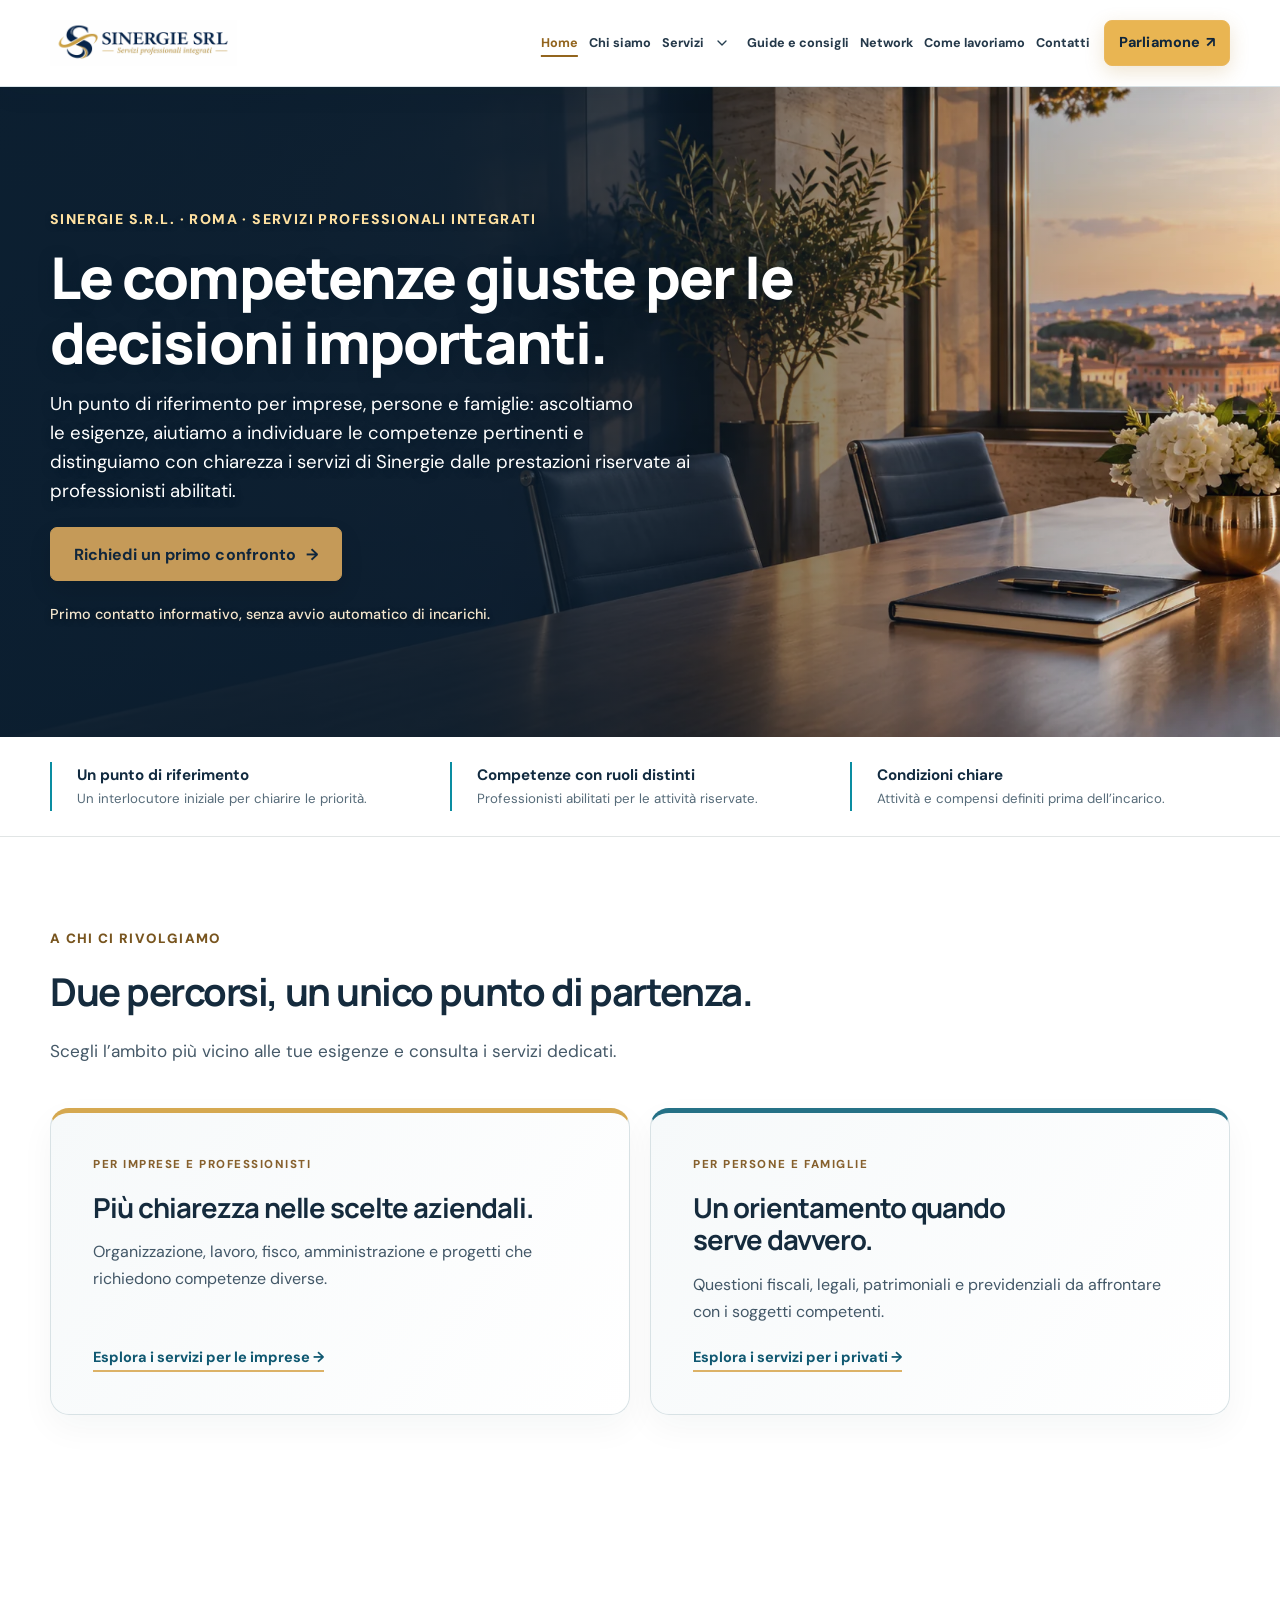
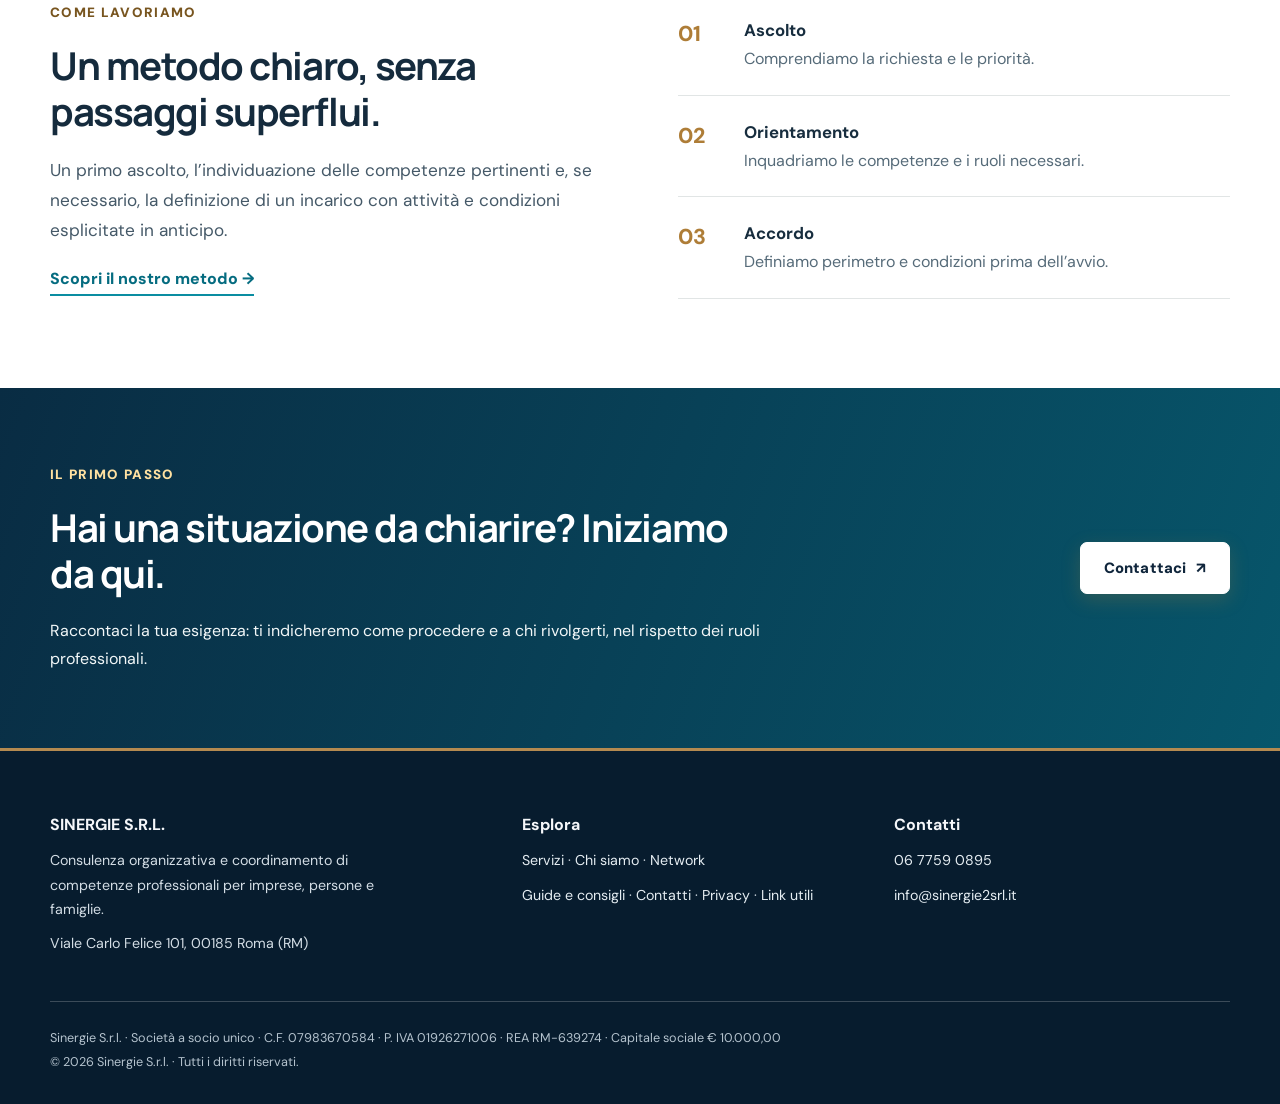
<file: index.html>
<!DOCTYPE html>

<html lang="it">
<head>
<meta charset="utf-8"/>
<meta content="width=device-width,initial-scale=1" name="viewport"/>
<meta content="#10263c" name="theme-color"/>
<meta content="Sinergie S.r.l. offre orientamento e servizi professionali integrati per imprese, persone e famiglie. Scopri le aree di intervento e richiedi un primo confronto." name="description"/>
<meta content="index,follow" name="robots"/>
<title>Consulenza per imprese e famiglie a Roma | Sinergie S.r.l.</title>
<meta content="website" property="og:type"/>
<meta content="it_IT" property="og:locale"/>
<meta content="Sinergie S.r.l. | Le competenze giuste per le tue decisioni" property="og:title"/>
<meta content="Servizi e coordinamento di competenze professionali per imprese, privati e famiglie. A Roma, con interlocutori in tutta Italia. Scopri il metodo Sinergie." property="og:description"/>
<link href="logo.jpg" rel="icon"/>
<script defer="" src="sinergie-2026.js">
</script>
<meta content="light" name="color-scheme"/>
<link href="https://fonts.googleapis.com" rel="preconnect"/>
<link crossorigin="anonymous" href="https://fonts.gstatic.com" rel="preconnect"/>
<link as="image" href="foto.webp" rel="preload" type="image/webp"/>
<meta content="summary_large_image" name="twitter:card"/>
<link href="sinergie-base.css" rel="stylesheet"/>
<link href="stili/home.css" rel="stylesheet"/>
<link href="https://www.sinergie2srl.it/" rel="canonical"/><meta content="https://www.sinergie2srl.it/" property="og:url"/><meta content="https://www.sinergie2srl.it/foto.webp" property="og:image"/><script type="application/ld+json">{"@context": "https://schema.org", "@type": "Organization", "name": "Sinergie S.r.l.", "url": "https://www.sinergie2srl.it/", "email": "info@sinergie2srl.it", "telephone": "+390677590895", "address": {"@type": "PostalAddress", "streetAddress": "Viale Carlo Felice 101", "postalCode": "00185", "addressLocality": "Roma", "addressCountry": "IT"}}</script><link href="sinergie-navigazione-fix.css" rel="stylesheet"/>
</head>
<body>
<a class="skip" href="#contenuto">
   Vai al contenuto
  </a>
<header class="header">
<div class="container header-in">
<a aria-label="Sinergie, homepage" class="logo" href="index.html">
<img alt="Sinergie S.r.l." decoding="async" height="56" loading="eager" src="logo.jpg" width="185"/>
</a>
<button aria-controls="main-nav" aria-expanded="false" class="nav-toggle" type="button">
     Menu
     <span aria-hidden="true">
      ☰
     </span>
</button>
<nav aria-label="Navigazione principale" id="main-nav">
<a aria-current="page" href="index.html">
      Home
     </a>
<a href="chi-siamo.html">
      Chi siamo
     </a>
<div class="nav-services"><a class="services-main" href="servizi.html">
      Servizi
     </a><button aria-controls="services-submenu" aria-expanded="false" aria-label="Apri il menu dei servizi" class="services-toggle" type="button"><svg aria-hidden="true" fill="none" stroke="currentColor" stroke-linecap="round" stroke-linejoin="round" stroke-width="2" viewbox="0 0 24 24"><path d="m6 9 6 6 6-6"></path></svg></button><ul class="services-submenu" id="services-submenu"><li><a href="servizi.html">Tutti i servizi</a></li><li><a href="servizi.html#servizi-imprese">Imprese e professionisti</a></li><li><a href="servizi.html#servizi-privati">Persone e famiglie</a></li><li><a href="servizi.html#servizi-trasversali">Fisco e assistenza legale</a></li></ul></div>
<a href="guide-e-consigli.html">Guide e consigli</a>
<a href="network-professionale.html">
      Network
     </a>
<a href="come-lavoriamo.html">
      Come lavoriamo
     </a>
<a href="contatti.html">
      Contatti
     </a>
</nav>
<a aria-label="Contatta Sinergie: apri la pagina Parliamone" class="header-cta" href="parliamone.html">
     Parliamone
     <span aria-hidden="true">
      ↗
     </span>
</a>
</div>
</header>
<main id="contenuto">
<section class="home-hero"><div class="container home-hero-in"><span class="eyebrow">SINERGIE S.R.L. · ROMA · SERVIZI PROFESSIONALI INTEGRATI</span><h1>Le competenze giuste per le decisioni importanti.</h1><p>Un punto di riferimento per imprese, persone e famiglie: ascoltiamo le esigenze, aiutiamo a individuare le competenze pertinenti e distinguiamo con chiarezza i servizi di Sinergie dalle prestazioni riservate ai professionisti abilitati.</p><div class="hero-buttons"><a class="button button-primary-premium" href="parliamone.html#modulo-contatto">Richiedi un primo confronto <span aria-hidden="true">→</span></a></div><p class="hero-reassurance">Primo contatto informativo, senza avvio automatico di incarichi.</p></div></section>
<section aria-label="Il nostro impegno" class="proof-strip"><div class="container proof-grid"><div><strong>Un punto di riferimento</strong><span>Un interlocutore iniziale per chiarire le priorità.</span></div><div><strong>Competenze con ruoli distinti</strong><span>Professionisti abilitati per le attività riservate.</span></div><div><strong>Condizioni chiare</strong><span>Attività e compensi definiti prima dell’incarico.</span></div></div></section>
<section class="section audience-section" id="a-chi-ci-rivolgiamo"><div class="container"><div class="section-head"><span class="eyebrow">A CHI CI RIVOLGIAMO</span><h2>Due percorsi, un unico punto di partenza.</h2><p>Scegli l’ambito più vicino alle tue esigenze e consulta i servizi dedicati.</p></div><div class="audience-grid"><a class="audience-card" href="servizi.html#servizi-imprese"><span class="audience-label">PER IMPRESE E PROFESSIONISTI</span><h3>Più chiarezza nelle scelte aziendali.</h3><p>Organizzazione, lavoro, fisco, amministrazione e progetti che richiedono competenze diverse.</p><strong>Esplora i servizi per le imprese <span aria-hidden="true">→</span></strong></a><a class="audience-card" href="servizi.html#servizi-privati"><span class="audience-label">PER PERSONE E FAMIGLIE</span><h3>Un orientamento quando serve davvero.</h3><p>Questioni fiscali, legali, patrimoniali e previdenziali da affrontare con i soggetti competenti.</p><strong>Esplora i servizi per i privati <span aria-hidden="true">→</span></strong></a></div></div></section>

<section class="section method-preview"><div class="container split"><div><span class="eyebrow">COME LAVORIAMO</span><h2>Un metodo chiaro, senza passaggi superflui.</h2><p>Un primo ascolto, l’individuazione delle competenze pertinenti e, se necessario, la definizione di un incarico con attività e condizioni esplicitate in anticipo.</p><a class="text-link" href="come-lavoriamo.html">Scopri il nostro metodo <span aria-hidden="true">→</span></a></div><ol class="steps"><li><strong>Ascolto</strong><span>Comprendiamo la richiesta e le priorità.</span></li><li><strong>Orientamento</strong><span>Inquadriamo le competenze e i ruoli necessari.</span></li><li><strong>Accordo</strong><span>Definiamo perimetro e condizioni prima dell’avvio.</span></li></ol></div></section>


<section aria-label="Contatta Sinergie" class="cta cta-conversion"><div class="container cta-in"><div><span class="eyebrow">IL PRIMO PASSO</span><h2>Hai una situazione da chiarire? Iniziamo da qui.</h2><p>Raccontaci la tua esigenza: ti indicheremo come procedere e a chi rivolgerti, nel rispetto dei ruoli professionali.</p></div><a class="button button-light" href="parliamone.html">Contattaci <span aria-hidden="true">↗</span></a></div></section>
</main>
<footer class="footer">
<div class="container">
<div class="footer-top">
<div>
<strong>
       SINERGIE S.R.L.
      </strong>
<p>Consulenza organizzativa e coordinamento di competenze professionali per imprese, persone e famiglie.</p>
<p>
       Viale Carlo Felice 101, 00185 Roma (RM)
      </p>
</div>
<div>
<strong>
       Esplora
      </strong>
<p>
<a href="servizi.html">
        Servizi
       </a>
       ·
       <a href="chi-siamo.html">
        Chi siamo
       </a>
       ·
       <a href="network-professionale.html">
        Network
       </a>
</p>
<p>
<a href="guide-e-consigli.html">Guide e consigli</a> · <a href="contatti.html">
        Contatti
       </a>
       ·
       <a href="privacy.html">
        Privacy
       </a>
       ·
       <a href="link-utili.html">
        Link utili
       </a>
</p>
</div>
<div>
<strong>
       Contatti
      </strong>
<p>
<a href="tel:+390677590895">
        06 7759 0895
       </a>
</p>
<p>
<a href="mailto:info@sinergie2srl.it">
        info@sinergie2srl.it
       </a>
</p>
</div>
</div>
<div class="footer-bottom">
     Sinergie S.r.l. · Società a socio unico · C.F. 07983670584 · P. IVA 01926271006 · REA RM-639274 · Capitale sociale € 10.000,00
     <br/>
     ©
     <span data-year="">
      2026
     </span>
     Sinergie S.r.l. · Tutti i diritti riservati.
    </div>
</div>
</footer>
<script defer="" src="sinergie-navigazione-responsive.js"></script><script defer="" src="sinergie-elite-navigation.js"></script></body>
</html>
</file>
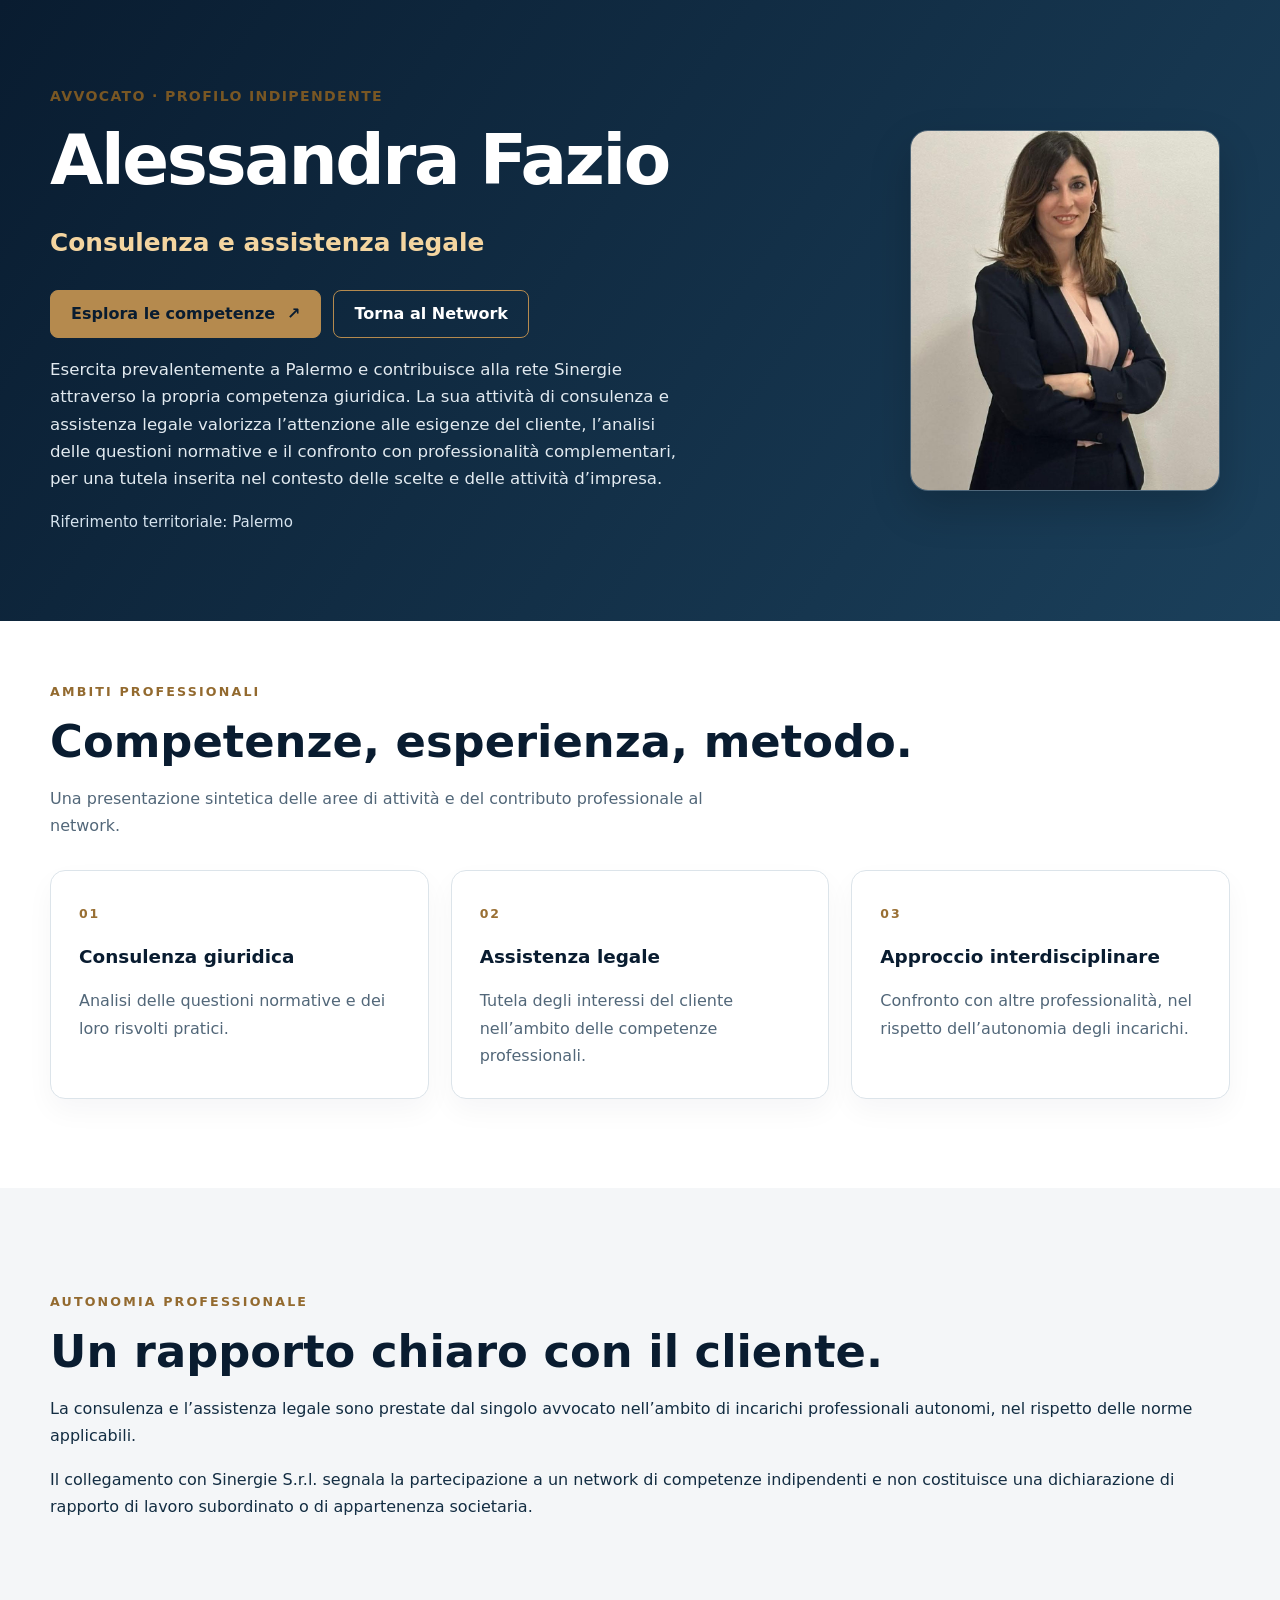
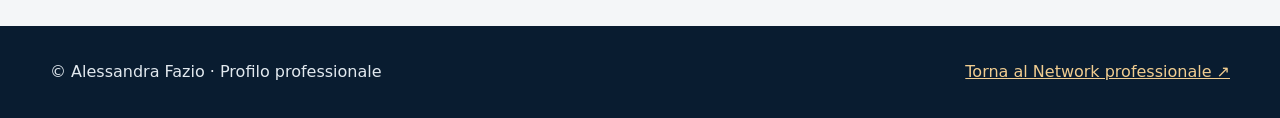
<file: profilo-alessandra-fazio/index.html>
<!DOCTYPE html>

<html lang="it">
<head>
<meta charset="utf-8"/>
<meta content="width=device-width, initial-scale=1" name="viewport"/>
<meta content="#091c30" name="theme-color"/>
<meta content="Profilo professionale di Alessandra Fazio. Consulenza e assistenza legale." name="description"/>
<title>
   Alessandra Fazio | Profilo professionale
  </title>
<meta content="index,follow" name="robots"/>
<link rel="stylesheet" href="../stili/profili.css">
<link href="https://www.sinergie2srl.it/profilo-alessandra-fazio/index.html" rel="canonical"/><meta content="https://www.sinergie2srl.it/profilo-alessandra-fazio/index.html" property="og:url"/><link rel="stylesheet" href="../stili/cornici-profili-uniformi.css"></head>
<body>
<a class="skip-link" href="#contenuto">
   Vai al contenuto
  </a>
<main id="contenuto">
<section class="personal-hero" id="profilo">
<div class="container hero-layout">
<div class="hero-copy">
<p class="eyebrow">
       Avvocato · Profilo indipendente
      </p>
<h1>
       Alessandra Fazio
      </h1>
<p class="hero-subtitle">
       Consulenza e assistenza legale
      </p>
<div aria-label="Azioni del profilo" class="profile-actions"><a class="premium-button" href="#competenze">Esplora le competenze <span aria-hidden="true">↗</span></a><a class="premium-button secondary" href="../network-professionale.html">
       Torna al Network
      </a></div><p class="hero-intro">
       Esercita prevalentemente a Palermo e contribuisce alla rete Sinergie attraverso la propria competenza giuridica. La sua attività di consulenza e assistenza legale valorizza l’attenzione alle esigenze del cliente, l’analisi delle questioni normative e il confronto con professionalità complementari, per una tutela inserita nel contesto delle scelte e delle attività d’impresa.
      </p>
<p class="location">
       Riferimento territoriale: Palermo
      </p>
</div>
<div class="portrait-wrap">
<img alt="Ritratto professionale di Alessandra Fazio" class="portrait" decoding="async" fetchpriority="high" height="760" src="ritratto.jpg" width="650"/>
</div>
</div>
</section>
<section class="content-section" id="competenze">
<div class="container">
<p class="section-kicker">
      Ambiti professionali
     </p>
<h2>
      Competenze, esperienza, metodo.
     </h2>
<p class="section-lead">
      Una presentazione sintetica delle aree di attività e del contributo professionale al network.
     </p>
<div class="area-grid">
<article class="area">
<span class="area-number">
        01
       </span>
<h3>
        Consulenza giuridica
       </h3>
<p>
        Analisi delle questioni normative e dei loro risvolti pratici.
       </p>
</article>
<article class="area">
<span class="area-number">
        02
       </span>
<h3>
        Assistenza legale
       </h3>
<p>
        Tutela degli interessi del cliente nell’ambito delle competenze professionali.
       </p>
</article>
<article class="area">
<span class="area-number">
        03
       </span>
<h3>
        Approccio interdisciplinare
       </h3>
<p>
        Confronto con altre professionalità, nel rispetto dell’autonomia degli incarichi.
       </p>
</article>
</div>
</div>
</section>
<section class="content-section muted-section">
<div class="container narrow">
<p class="section-kicker">
      Autonomia professionale
     </p>
<h2>
      Un rapporto chiaro con il cliente.
     </h2>
<p>
      La consulenza e l’assistenza legale sono prestate dal singolo avvocato nell’ambito di incarichi professionali autonomi, nel rispetto delle norme applicabili.
     </p>
<p>
      Il collegamento con Sinergie S.r.l. segnala la partecipazione a un network di competenze indipendenti e non costituisce una dichiarazione di rapporto di lavoro subordinato o di appartenenza societaria.
     </p>
</div>
</section>
</main>
<footer class="personal-footer">
<div class="container footer-line">
<span>
     © Alessandra Fazio · Profilo professionale
    </span>
<a href="../network-professionale.html">
     Torna al Network professionale ↗
    </a>
</div>
</footer>
<script defer="" src="../sinergie-navigazione-responsive.js"></script></body>
</html>
</file>
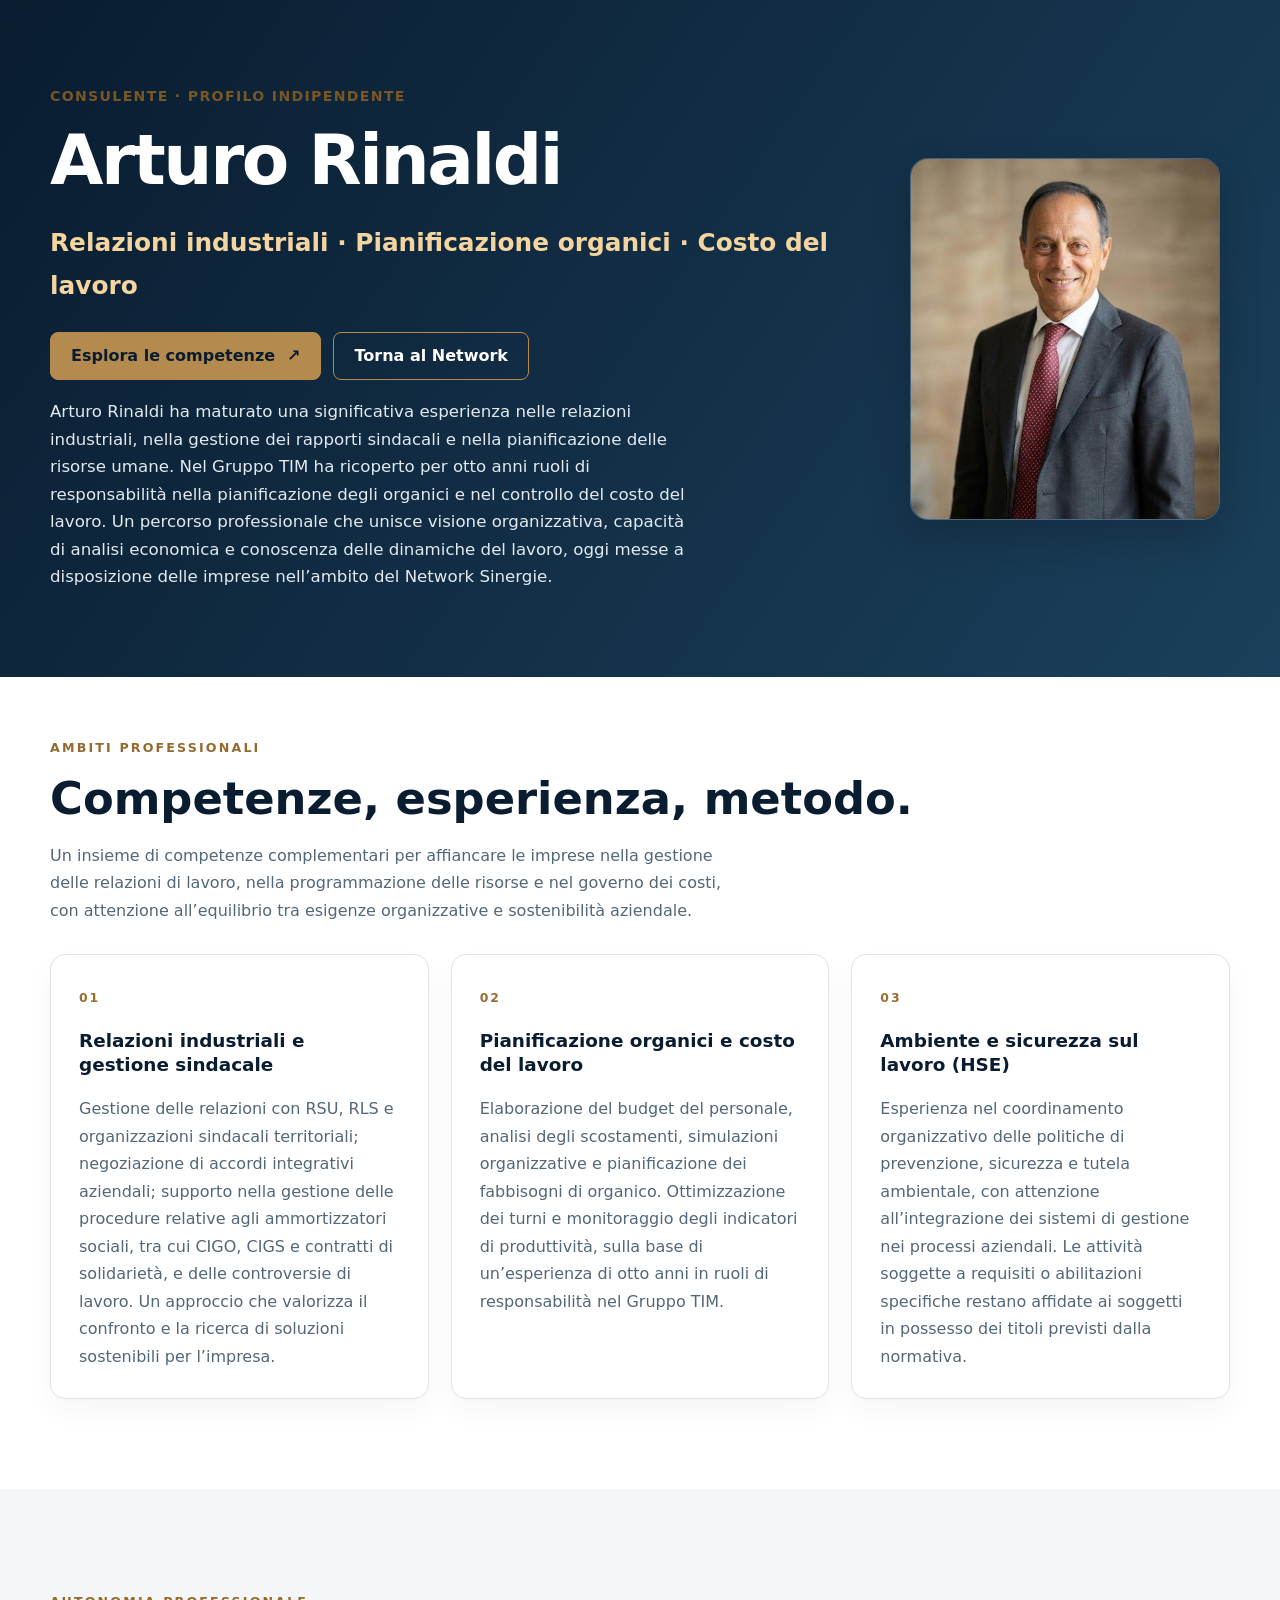
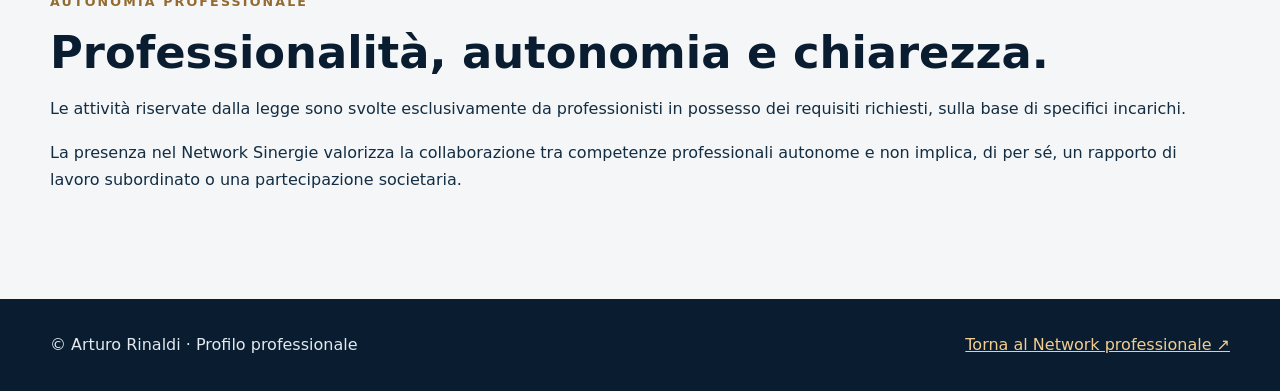
<file: profilo-arturo-rinaldi/index.html>
<!DOCTYPE html>

<html lang="it">
<head>
<meta charset="utf-8"/>
<meta content="width=device-width, initial-scale=1" name="viewport"/>
<meta content="#091c30" name="theme-color"/>
<meta content="Arturo Rinaldi: esperienza nel Gruppo TIM, relazioni industriali, gestione sindacale, pianificazione degli organici, budget del personale e costo del lavoro." name="description"/>
<title>
   Arturo Rinaldi | Relazioni industriali e costo del lavoro | Sinergie
  </title>
<meta content="index,follow" name="robots"/>
<link rel="stylesheet" href="../stili/profili.css">
<link href="https://www.sinergie2srl.it/profilo-arturo-rinaldi/index.html" rel="canonical"/><meta content="https://www.sinergie2srl.it/profilo-arturo-rinaldi/index.html" property="og:url"/><link rel="stylesheet" href="../stili/cornici-profili-uniformi.css"></head>
<body>
<a class="skip-link" href="#contenuto">
   Vai al contenuto
  </a>
<main id="contenuto">
<section class="personal-hero" id="profilo">
<div class="container hero-layout">
<div class="hero-copy">
<p class="eyebrow">
       Consulente · Profilo indipendente
      </p>
<h1>
       Arturo Rinaldi
      </h1>
<p class="hero-subtitle">
       Relazioni industriali · Pianificazione organici · Costo del lavoro
      </p>
<div aria-label="Azioni del profilo" class="profile-actions"><a class="premium-button" href="#competenze">Esplora le competenze <span aria-hidden="true">↗</span></a><a class="premium-button secondary" href="../network-professionale.html">
       Torna al Network
      </a></div><p class="hero-intro">Arturo Rinaldi ha maturato una significativa esperienza nelle relazioni industriali, nella gestione dei rapporti sindacali e nella pianificazione delle risorse umane. Nel Gruppo TIM ha ricoperto per otto anni ruoli di responsabilità nella pianificazione degli organici e nel controllo del costo del lavoro. Un percorso professionale che unisce visione organizzativa, capacità di analisi economica e conoscenza delle dinamiche del lavoro, oggi messe a disposizione delle imprese nell’ambito del Network Sinergie.</p>
</div>
<div class="portrait-wrap">
<img alt="Arturo Rinaldi, professionista del network Sinergie" class="portrait" decoding="async" loading="eager" src="foto-arturo-rinaldi.jpg"/>
</div>
</div>
</section>
<section class="content-section" id="competenze">
<div class="container">
<p class="section-kicker">
      Ambiti professionali
     </p>
<h2>
      Competenze, esperienza, metodo.
     </h2>
<p class="section-lead">Un insieme di competenze complementari per affiancare le imprese nella gestione delle relazioni di lavoro, nella programmazione delle risorse e nel governo dei costi, con attenzione all’equilibrio tra esigenze organizzative e sostenibilità aziendale.</p>
<div class="area-grid">
<article class="area">
<span class="area-number">
        01
       </span>
<h3>
        Relazioni industriali e gestione sindacale
       </h3>
<p>Gestione delle relazioni con RSU, RLS e organizzazioni sindacali territoriali; negoziazione di accordi integrativi aziendali; supporto nella gestione delle procedure relative agli ammortizzatori sociali, tra cui CIGO, CIGS e contratti di solidarietà, e delle controversie di lavoro. Un approccio che valorizza il confronto e la ricerca di soluzioni sostenibili per l’impresa.</p>
</article>
<article class="area">
<span class="area-number">
        02
       </span>
<h3>
        Pianificazione organici e costo del lavoro
       </h3>
<p>Elaborazione del budget del personale, analisi degli scostamenti, simulazioni organizzative e pianificazione dei fabbisogni di organico. Ottimizzazione dei turni e monitoraggio degli indicatori di produttività, sulla base di un’esperienza di otto anni in ruoli di responsabilità nel Gruppo TIM.</p>
</article>
<article class="area">
<span class="area-number">
        03
       </span>
<h3>
        Ambiente e sicurezza sul lavoro (HSE)
       </h3>
<p>Esperienza nel coordinamento organizzativo delle politiche di prevenzione, sicurezza e tutela ambientale, con attenzione all’integrazione dei sistemi di gestione nei processi aziendali. Le attività soggette a requisiti o abilitazioni specifiche restano affidate ai soggetti in possesso dei titoli previsti dalla normativa.</p>
</article>
</div>
</div>
</section>
<section class="content-section muted-section">
<div class="container narrow">
<p class="section-kicker">
      Autonomia professionale
     </p>
<h2>Professionalità, autonomia e chiarezza.</h2>
<p>Le attività riservate dalla legge sono svolte esclusivamente da professionisti in possesso dei requisiti richiesti, sulla base di specifici incarichi.</p>
<p>La presenza nel Network Sinergie valorizza la collaborazione tra competenze professionali autonome e non implica, di per sé, un rapporto di lavoro subordinato o una partecipazione societaria.</p>
</div>
</section>
</main>
<footer class="personal-footer">
<div class="container footer-line">
<span>
     © Arturo Rinaldi · Profilo professionale
    </span>
<a href="../network-professionale.html">
     Torna al Network professionale ↗
    </a>
</div>
</footer>
<script defer="" src="../sinergie-navigazione-responsive.js"></script></body>
</html>
</file>
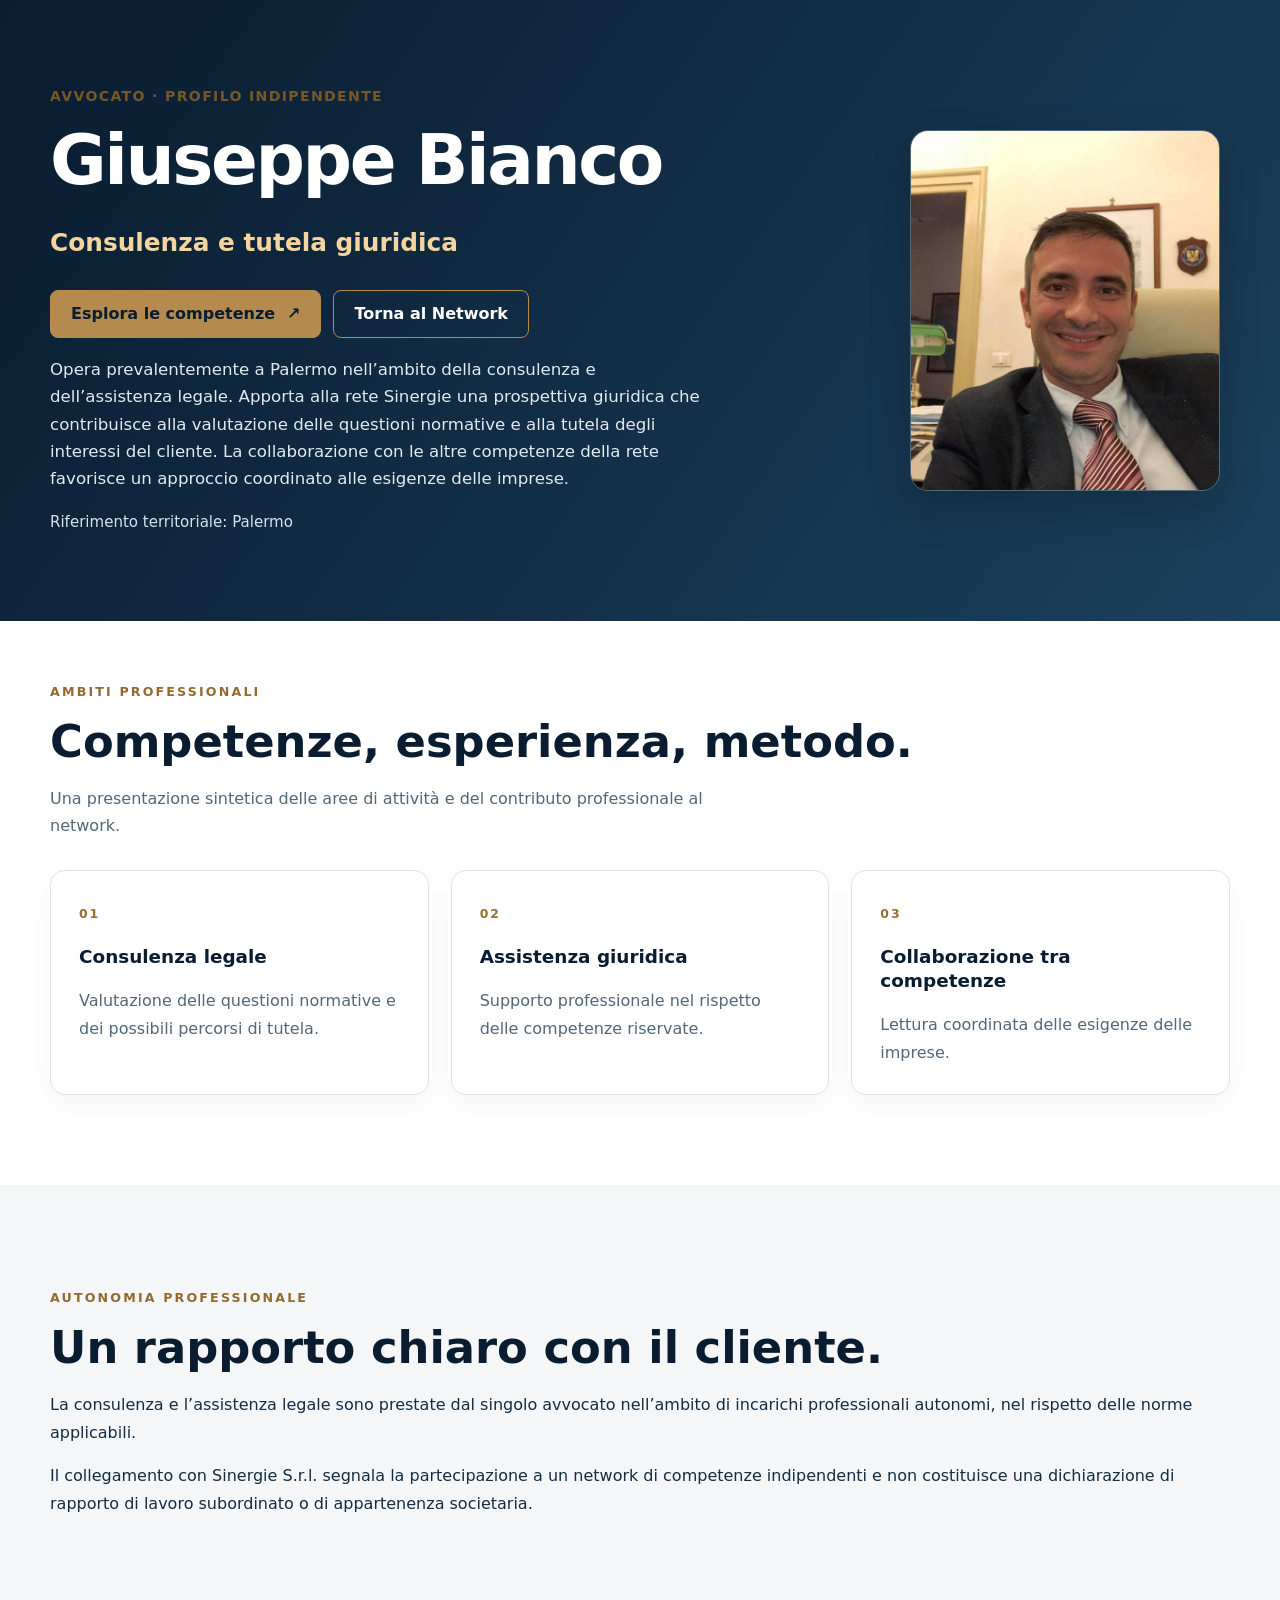
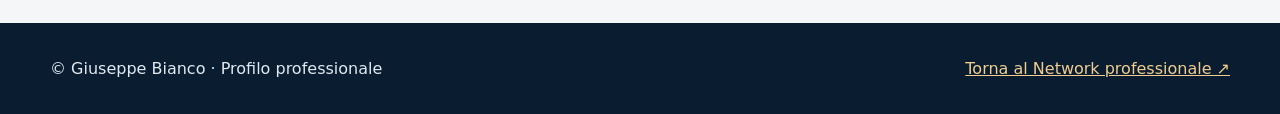
<file: profilo-giuseppe-bianco/index.html>
<!DOCTYPE html>

<html lang="it">
<head>
<meta charset="utf-8"/>
<meta content="width=device-width, initial-scale=1" name="viewport"/>
<meta content="#091c30" name="theme-color"/>
<meta content="Profilo professionale di Giuseppe Bianco. Consulenza e tutela giuridica." name="description"/>
<title>
   Giuseppe Bianco | Profilo professionale
  </title>
<meta content="index,follow" name="robots"/>
<link rel="stylesheet" href="../stili/profili.css">
<link href="https://www.sinergie2srl.it/profilo-giuseppe-bianco/index.html" rel="canonical"/><meta content="https://www.sinergie2srl.it/profilo-giuseppe-bianco/index.html" property="og:url"/><link rel="stylesheet" href="../stili/cornici-profili-uniformi.css"></head>
<body>
<a class="skip-link" href="#contenuto">
   Vai al contenuto
  </a>
<main id="contenuto">
<section class="personal-hero" id="profilo">
<div class="container hero-layout">
<div class="hero-copy">
<p class="eyebrow">
       Avvocato · Profilo indipendente
      </p>
<h1>
       Giuseppe Bianco
      </h1>
<p class="hero-subtitle">
       Consulenza e tutela giuridica
      </p>
<div aria-label="Azioni del profilo" class="profile-actions"><a class="premium-button" href="#competenze">Esplora le competenze <span aria-hidden="true">↗</span></a><a class="premium-button secondary" href="../network-professionale.html">
       Torna al Network
      </a></div><p class="hero-intro">
       Opera prevalentemente a Palermo nell’ambito della consulenza e dell’assistenza legale. Apporta alla rete Sinergie una prospettiva giuridica che contribuisce alla valutazione delle questioni normative e alla tutela degli interessi del cliente. La collaborazione con le altre competenze della rete favorisce un approccio coordinato alle esigenze delle imprese.
      </p>
<p class="location">
       Riferimento territoriale: Palermo
      </p>
</div>
<div class="portrait-wrap">
<img alt="Ritratto professionale di Giuseppe Bianco" class="portrait" decoding="async" fetchpriority="high" height="760" src="ritratto.jpg" width="650"/>
</div>
</div>
</section>
<section class="content-section" id="competenze">
<div class="container">
<p class="section-kicker">
      Ambiti professionali
     </p>
<h2>
      Competenze, esperienza, metodo.
     </h2>
<p class="section-lead">
      Una presentazione sintetica delle aree di attività e del contributo professionale al network.
     </p>
<div class="area-grid">
<article class="area">
<span class="area-number">
        01
       </span>
<h3>
        Consulenza legale
       </h3>
<p>
        Valutazione delle questioni normative e dei possibili percorsi di tutela.
       </p>
</article>
<article class="area">
<span class="area-number">
        02
       </span>
<h3>
        Assistenza giuridica
       </h3>
<p>
        Supporto professionale nel rispetto delle competenze riservate.
       </p>
</article>
<article class="area">
<span class="area-number">
        03
       </span>
<h3>
        Collaborazione tra competenze
       </h3>
<p>
        Lettura coordinata delle esigenze delle imprese.
       </p>
</article>
</div>
</div>
</section>
<section class="content-section muted-section">
<div class="container narrow">
<p class="section-kicker">
      Autonomia professionale
     </p>
<h2>
      Un rapporto chiaro con il cliente.
     </h2>
<p>
      La consulenza e l’assistenza legale sono prestate dal singolo avvocato nell’ambito di incarichi professionali autonomi, nel rispetto delle norme applicabili.
     </p>
<p>
      Il collegamento con Sinergie S.r.l. segnala la partecipazione a un network di competenze indipendenti e non costituisce una dichiarazione di rapporto di lavoro subordinato o di appartenenza societaria.
     </p>
</div>
</section>
</main>
<footer class="personal-footer">
<div class="container footer-line">
<span>
     © Giuseppe Bianco · Profilo professionale
    </span>
<a href="../network-professionale.html">
     Torna al Network professionale ↗
    </a>
</div>
</footer>
<script defer="" src="../sinergie-navigazione-responsive.js"></script></body>
</html>
</file>
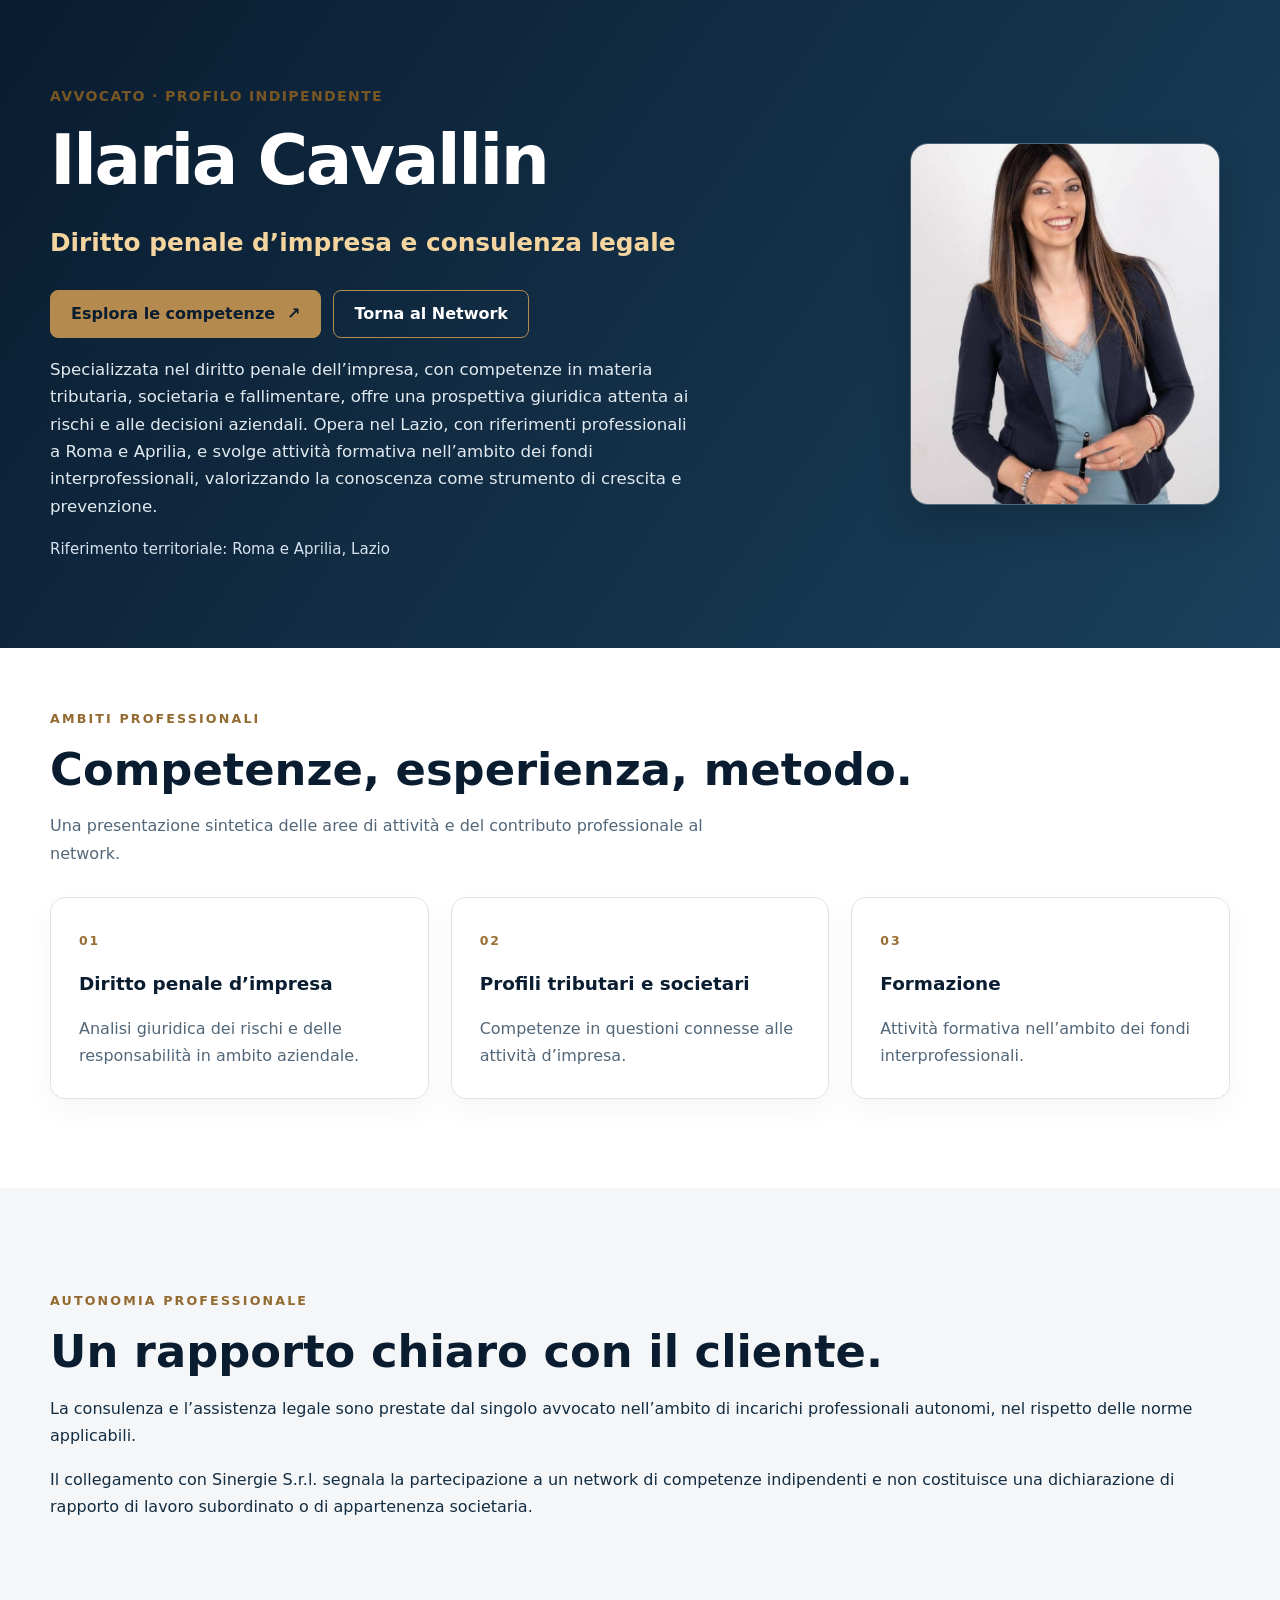
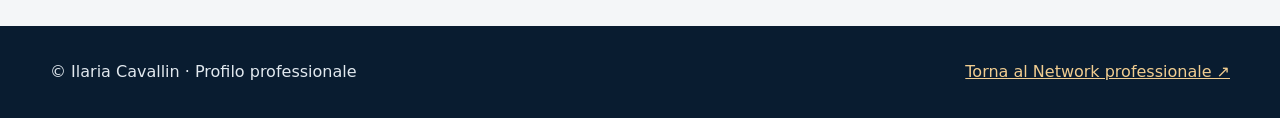
<file: profilo-ilaria-cavallin/index.html>
<!DOCTYPE html>

<html lang="it">
<head>
<meta charset="utf-8"/>
<meta content="width=device-width, initial-scale=1" name="viewport"/>
<meta content="#091c30" name="theme-color"/>
<meta content="Profilo professionale di Ilaria Cavallin. Diritto penale d’impresa e consulenza legale." name="description"/>
<title>
   Ilaria Cavallin | Profilo professionale
  </title>
<meta content="index,follow" name="robots"/>
<link rel="stylesheet" href="../stili/profili.css">
<link href="https://www.sinergie2srl.it/profilo-ilaria-cavallin/index.html" rel="canonical"/><meta content="https://www.sinergie2srl.it/profilo-ilaria-cavallin/index.html" property="og:url"/><link rel="stylesheet" href="../stili/cornici-profili-uniformi.css"></head>
<body>
<a class="skip-link" href="#contenuto">
   Vai al contenuto
  </a>
<main id="contenuto">
<section class="personal-hero" id="profilo">
<div class="container hero-layout">
<div class="hero-copy">
<p class="eyebrow">
       Avvocato · Profilo indipendente
      </p>
<h1>
       Ilaria Cavallin
      </h1>
<p class="hero-subtitle">
       Diritto penale d’impresa e consulenza legale
      </p>
<div aria-label="Azioni del profilo" class="profile-actions"><a class="premium-button" href="#competenze">Esplora le competenze <span aria-hidden="true">↗</span></a><a class="premium-button secondary" href="../network-professionale.html">
       Torna al Network
      </a></div><p class="hero-intro">
       Specializzata nel diritto penale dell’impresa, con competenze in materia tributaria, societaria e fallimentare, offre una prospettiva giuridica attenta ai rischi e alle decisioni aziendali. Opera nel Lazio, con riferimenti professionali a Roma e Aprilia, e svolge attività formativa nell’ambito dei fondi interprofessionali, valorizzando la conoscenza come strumento di crescita e prevenzione.
      </p>
<p class="location">
       Riferimento territoriale: Roma e Aprilia, Lazio
      </p>
</div>
<div class="portrait-wrap">
<img alt="Ritratto professionale di Ilaria Cavallin" class="portrait" decoding="async" fetchpriority="high" height="760" src="ritratto.jpg" width="650"/>
</div>
</div>
</section>
<section class="content-section" id="competenze">
<div class="container">
<p class="section-kicker">
      Ambiti professionali
     </p>
<h2>
      Competenze, esperienza, metodo.
     </h2>
<p class="section-lead">
      Una presentazione sintetica delle aree di attività e del contributo professionale al network.
     </p>
<div class="area-grid">
<article class="area">
<span class="area-number">
        01
       </span>
<h3>
        Diritto penale d’impresa
       </h3>
<p>
        Analisi giuridica dei rischi e delle responsabilità in ambito aziendale.
       </p>
</article>
<article class="area">
<span class="area-number">
        02
       </span>
<h3>
        Profili tributari e societari
       </h3>
<p>
        Competenze in questioni connesse alle attività d’impresa.
       </p>
</article>
<article class="area">
<span class="area-number">
        03
       </span>
<h3>
        Formazione
       </h3>
<p>
        Attività formativa nell’ambito dei fondi interprofessionali.
       </p>
</article>
</div>
</div>
</section>
<section class="content-section muted-section">
<div class="container narrow">
<p class="section-kicker">
      Autonomia professionale
     </p>
<h2>
      Un rapporto chiaro con il cliente.
     </h2>
<p>
      La consulenza e l’assistenza legale sono prestate dal singolo avvocato nell’ambito di incarichi professionali autonomi, nel rispetto delle norme applicabili.
     </p>
<p>
      Il collegamento con Sinergie S.r.l. segnala la partecipazione a un network di competenze indipendenti e non costituisce una dichiarazione di rapporto di lavoro subordinato o di appartenenza societaria.
     </p>
</div>
</section>
</main>
<footer class="personal-footer">
<div class="container footer-line">
<span>
     © Ilaria Cavallin · Profilo professionale
    </span>
<a href="../network-professionale.html">
     Torna al Network professionale ↗
    </a>
</div>
</footer>
<script defer="" src="../sinergie-navigazione-responsive.js"></script></body>
</html>
</file>
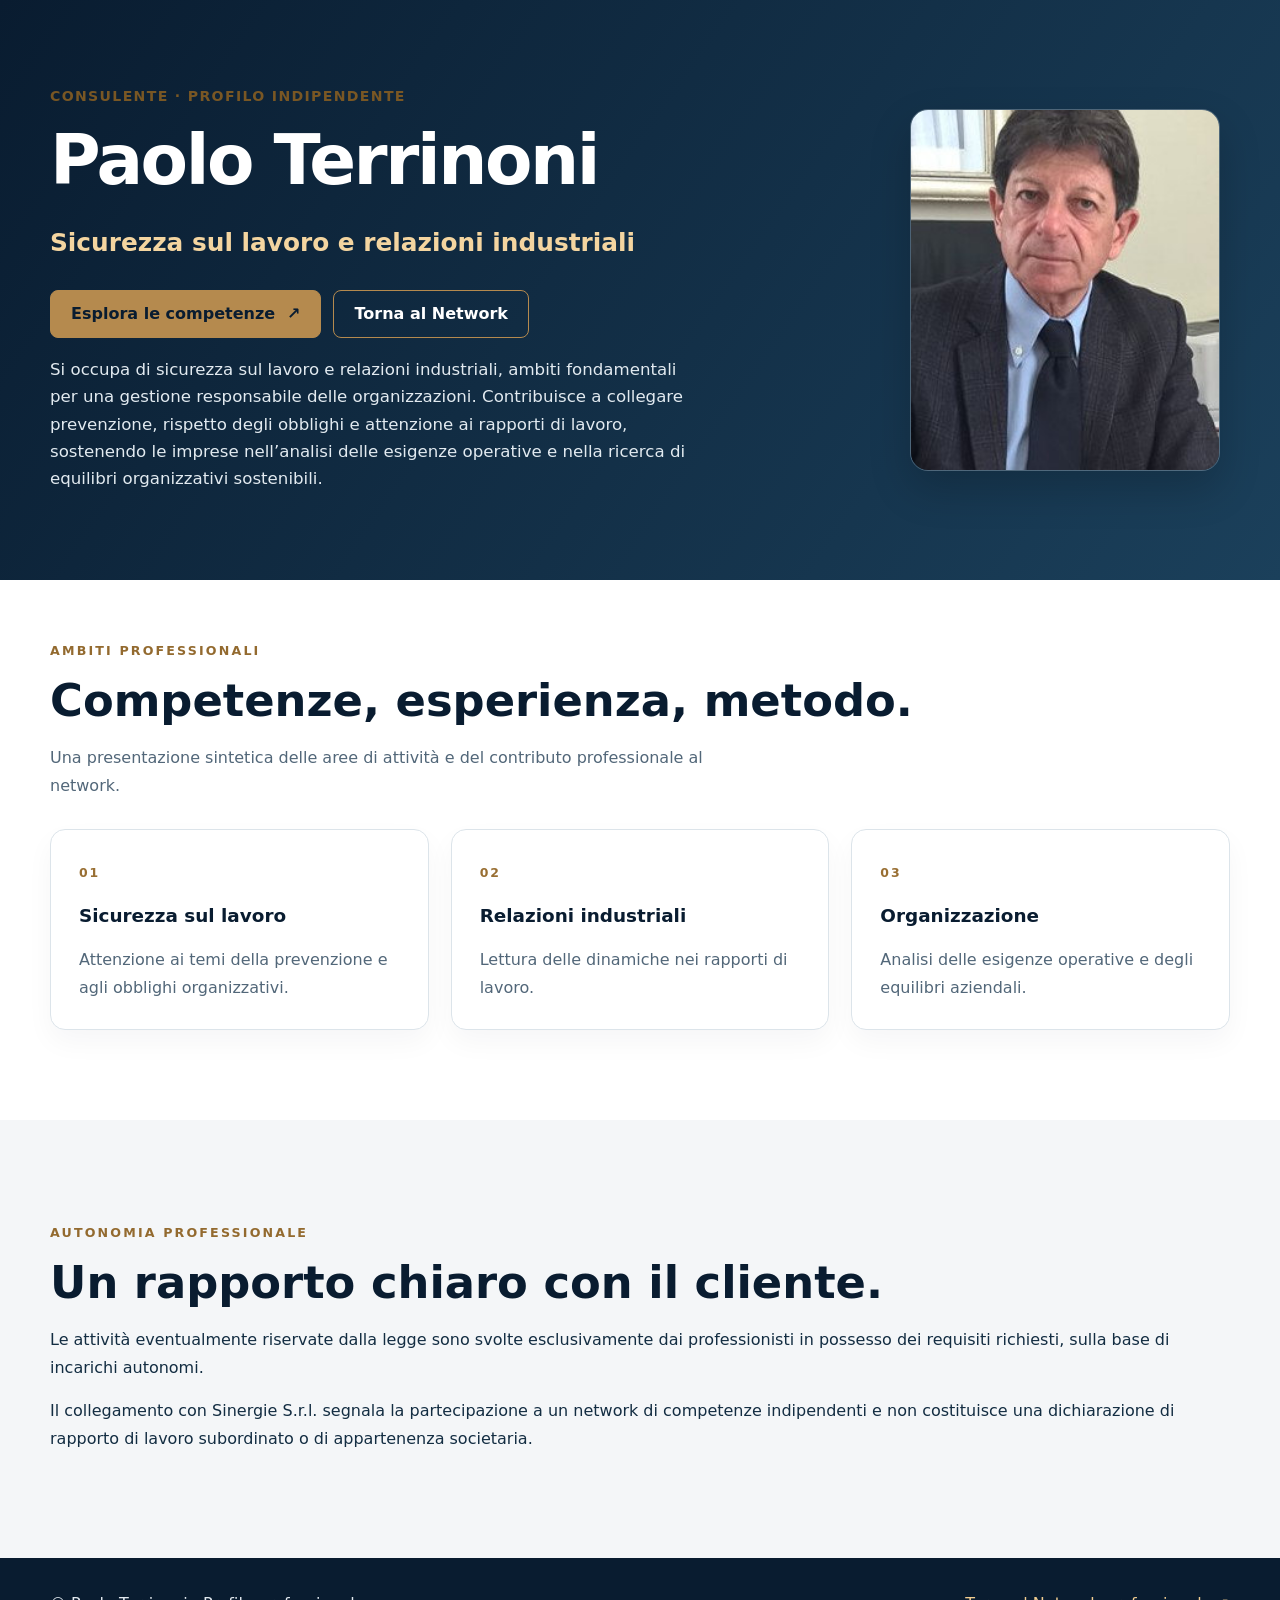
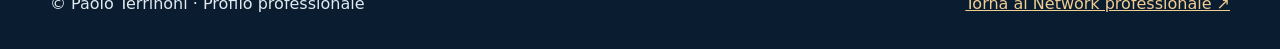
<file: profilo-paolo-terrinoni/index.html>
<!DOCTYPE html>

<html lang="it">
<head>
<meta charset="utf-8"/>
<meta content="width=device-width, initial-scale=1" name="viewport"/>
<meta content="#091c30" name="theme-color"/>
<meta content="Profilo professionale di Paolo Terrinoni. Sicurezza sul lavoro e relazioni industriali." name="description"/>
<title>
   Paolo Terrinoni | Profilo professionale
  </title>
<meta content="index,follow" name="robots"/>
<style>
/* Profilo Paolo Terrinoni: la prima schermata resta completamente blu,
   come negli altri profili, senza mostrare una fascia bianca inferiore. */
@media (min-width: 761px) {
  .personal-hero {
    min-height: 100vh;
    min-height: 100svh;
    box-sizing: border-box;
  }
}
</style>
<link rel="stylesheet" href="../stili/profili.css">
<link href="https://www.sinergie2srl.it/profilo-paolo-terrinoni/index.html" rel="canonical"/><meta content="https://www.sinergie2srl.it/profilo-paolo-terrinoni/index.html" property="og:url"/><link rel="stylesheet" href="../stili/cornici-profili-uniformi.css"></head>
<body>
<a class="skip-link" href="#contenuto">
   Vai al contenuto
  </a>
<main id="contenuto">
<section class="personal-hero" id="profilo">
<div class="container hero-layout">
<div class="hero-copy">
<p class="eyebrow">
       Consulente · Profilo indipendente
      </p>
<h1>
       Paolo Terrinoni
      </h1>
<p class="hero-subtitle">
       Sicurezza sul lavoro e relazioni industriali
      </p>
<div aria-label="Azioni del profilo" class="profile-actions"><a class="premium-button" href="#competenze">Esplora le competenze <span aria-hidden="true">↗</span></a><a class="premium-button secondary" href="../network-professionale.html">
       Torna al Network
      </a></div><p class="hero-intro">
       Si occupa di sicurezza sul lavoro e relazioni industriali, ambiti fondamentali per una gestione responsabile delle organizzazioni. Contribuisce a collegare prevenzione, rispetto degli obblighi e attenzione ai rapporti di lavoro, sostenendo le imprese nell’analisi delle esigenze operative e nella ricerca di equilibri organizzativi sostenibili.
      </p>
</div>
<div class="portrait-wrap">
<img alt="Ritratto professionale di Paolo Terrinoni" class="portrait" decoding="async" fetchpriority="high" height="760" src="ritratto.jpg" width="650"/>
</div>
</div>
</section>
<section class="content-section" id="competenze">
<div class="container">
<p class="section-kicker">
      Ambiti professionali
     </p>
<h2>
      Competenze, esperienza, metodo.
     </h2>
<p class="section-lead">
      Una presentazione sintetica delle aree di attività e del contributo professionale al network.
     </p>
<div class="area-grid">
<article class="area">
<span class="area-number">
        01
       </span>
<h3>
        Sicurezza sul lavoro
       </h3>
<p>
        Attenzione ai temi della prevenzione e agli obblighi organizzativi.
       </p>
</article>
<article class="area">
<span class="area-number">
        02
       </span>
<h3>
        Relazioni industriali
       </h3>
<p>
        Lettura delle dinamiche nei rapporti di lavoro.
       </p>
</article>
<article class="area">
<span class="area-number">
        03
       </span>
<h3>
        Organizzazione
       </h3>
<p>
        Analisi delle esigenze operative e degli equilibri aziendali.
       </p>
</article>
</div>
</div>
</section>
<section class="content-section muted-section">
<div class="container narrow">
<p class="section-kicker">
      Autonomia professionale
     </p>
<h2>
      Un rapporto chiaro con il cliente.
     </h2>
<p>
      Le attività eventualmente riservate dalla legge sono svolte esclusivamente dai professionisti in possesso dei requisiti richiesti, sulla base di incarichi autonomi.
     </p>
<p>
      Il collegamento con Sinergie S.r.l. segnala la partecipazione a un network di competenze indipendenti e non costituisce una dichiarazione di rapporto di lavoro subordinato o di appartenenza societaria.
     </p>
</div>
</section>
</main>
<footer class="personal-footer">
<div class="container footer-line">
<span>
     © Paolo Terrinoni · Profilo professionale
    </span>
<a href="../network-professionale.html">
     Torna al Network professionale ↗
    </a>
</div>
</footer>
<script defer="" src="../sinergie-navigazione-responsive.js"></script></body>
</html>
</file>
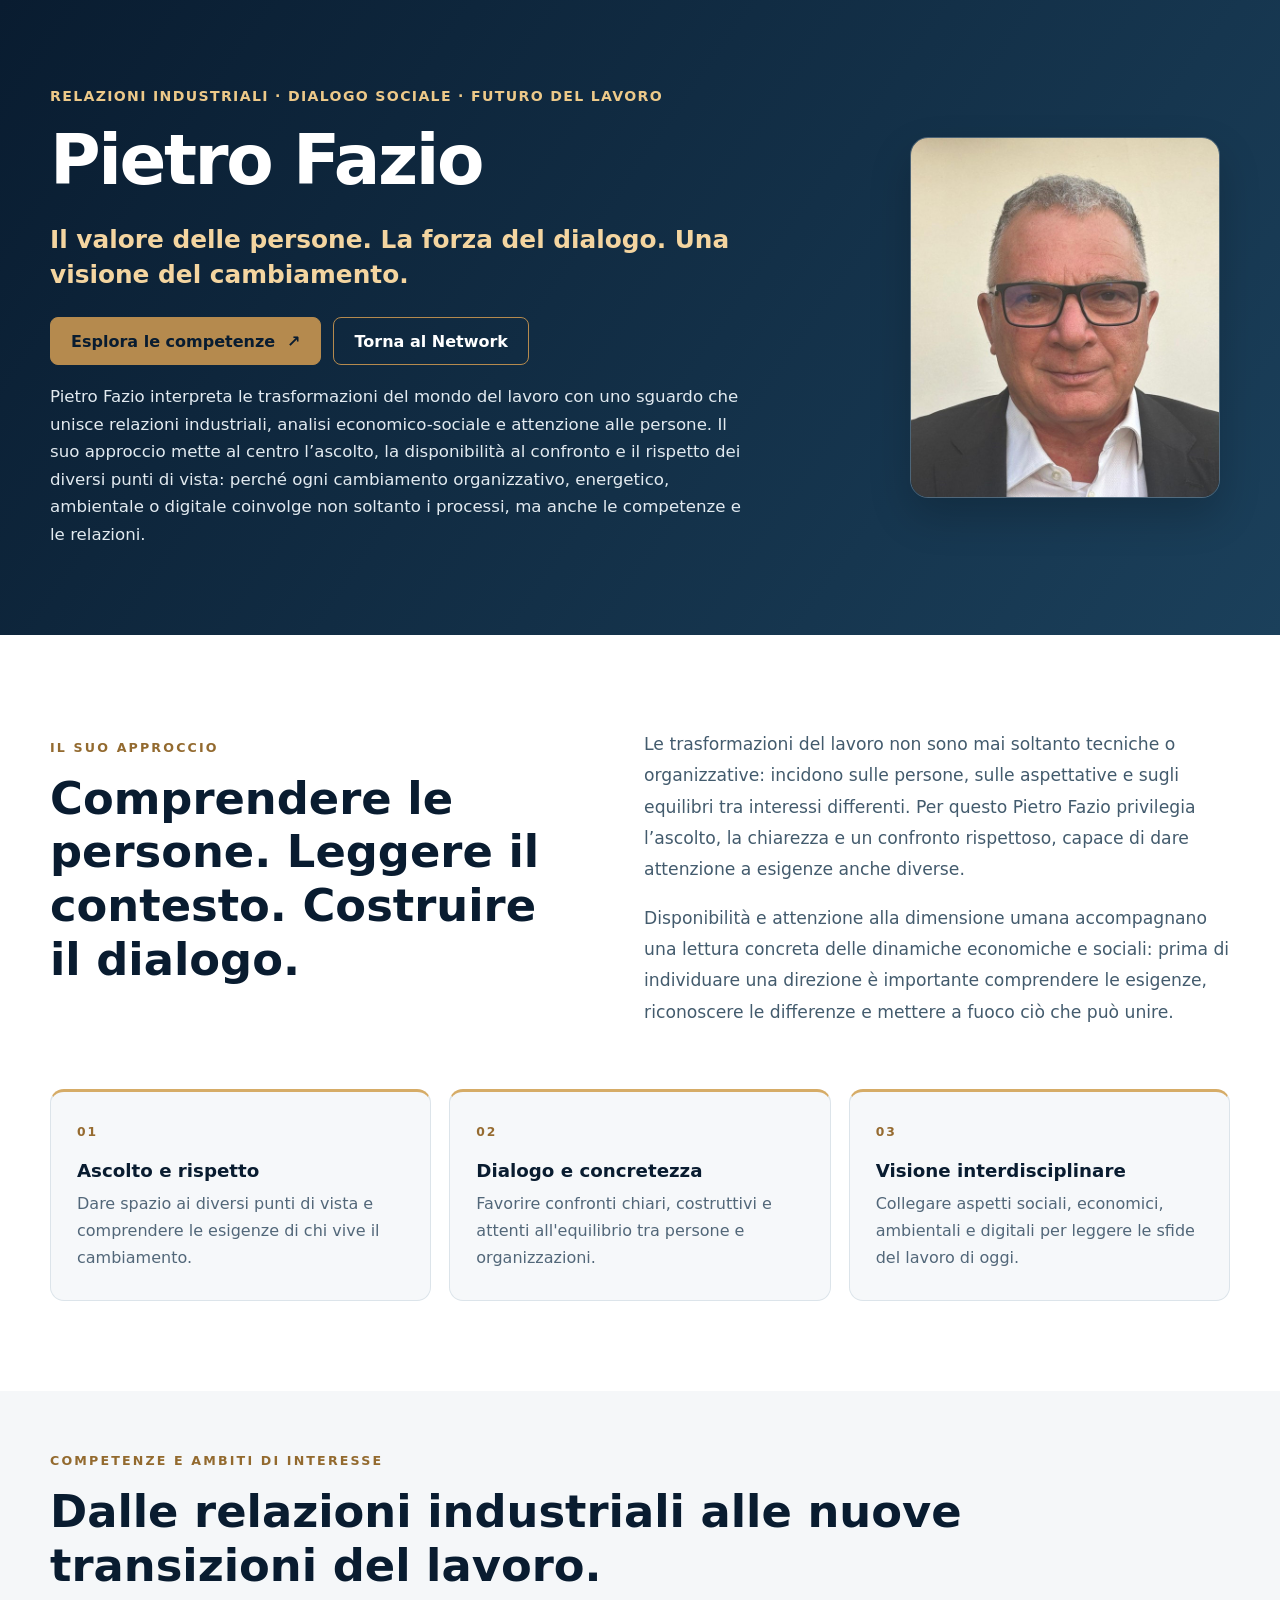
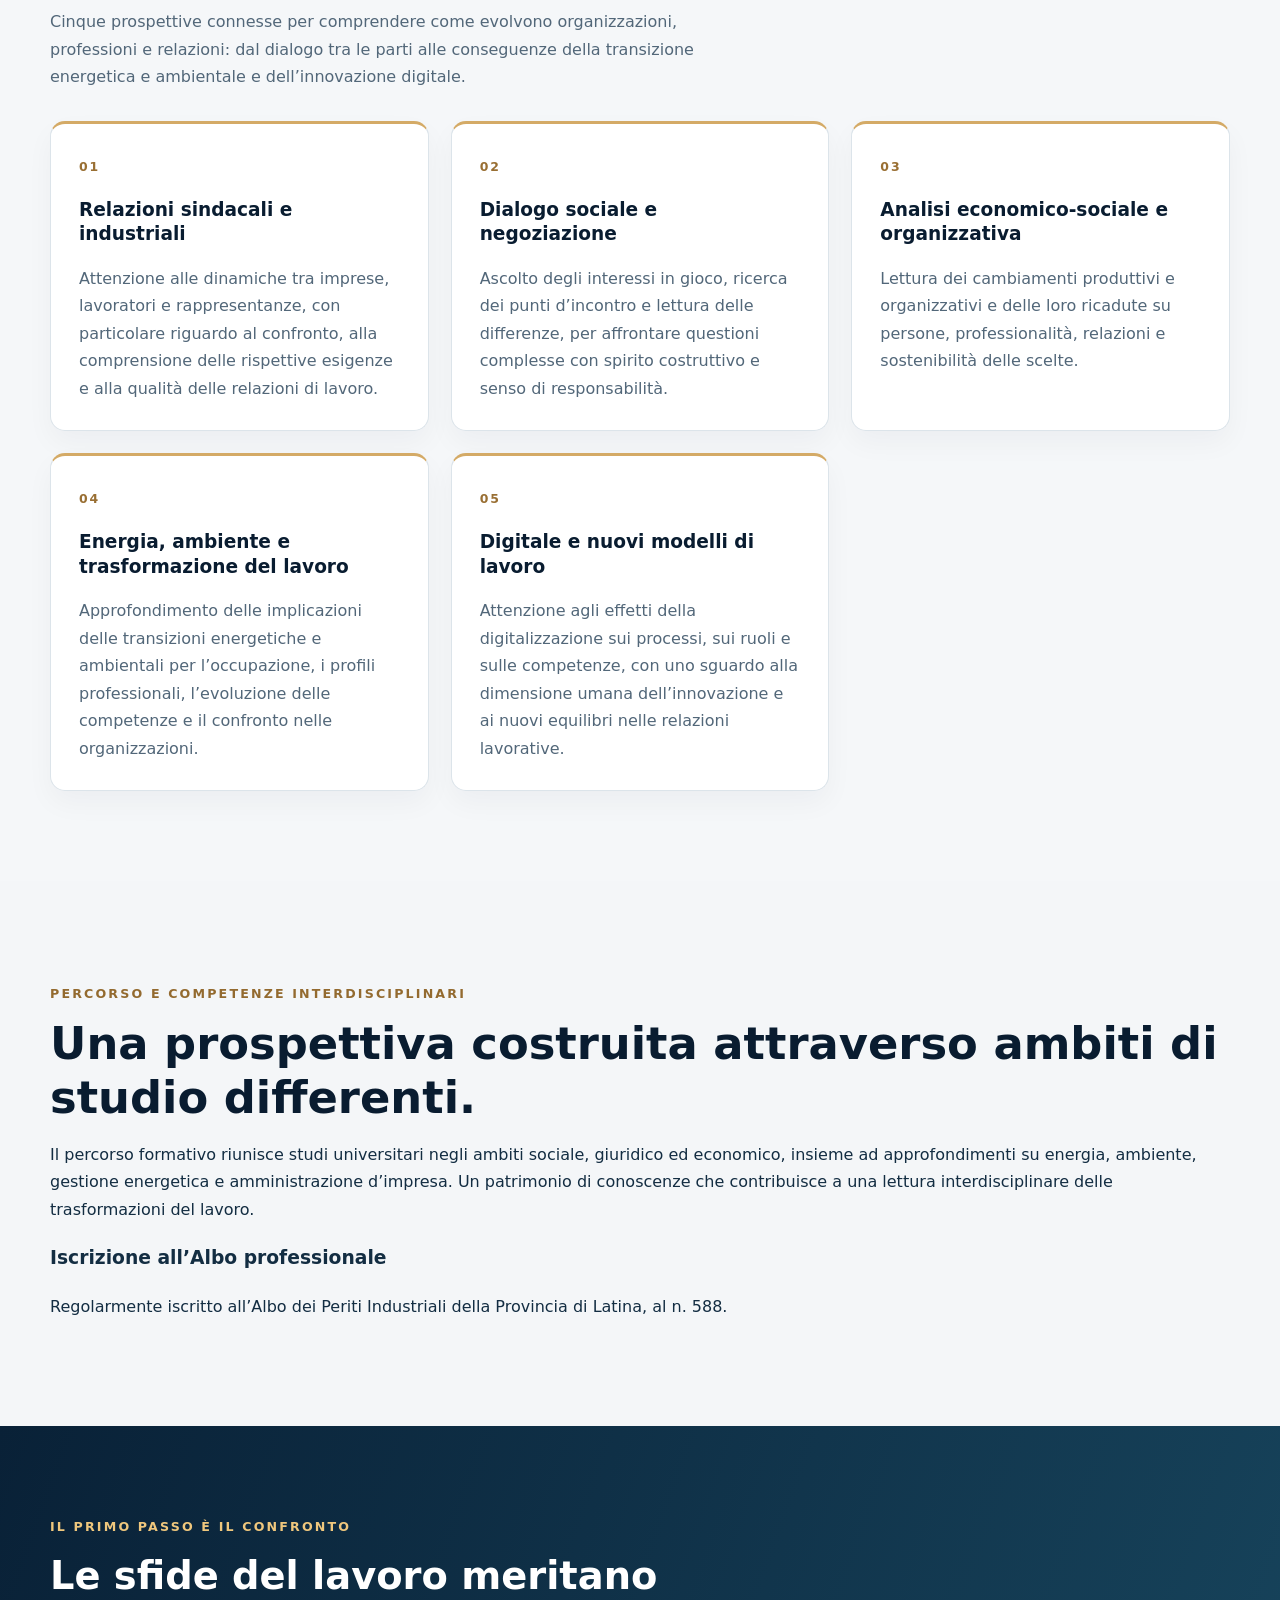
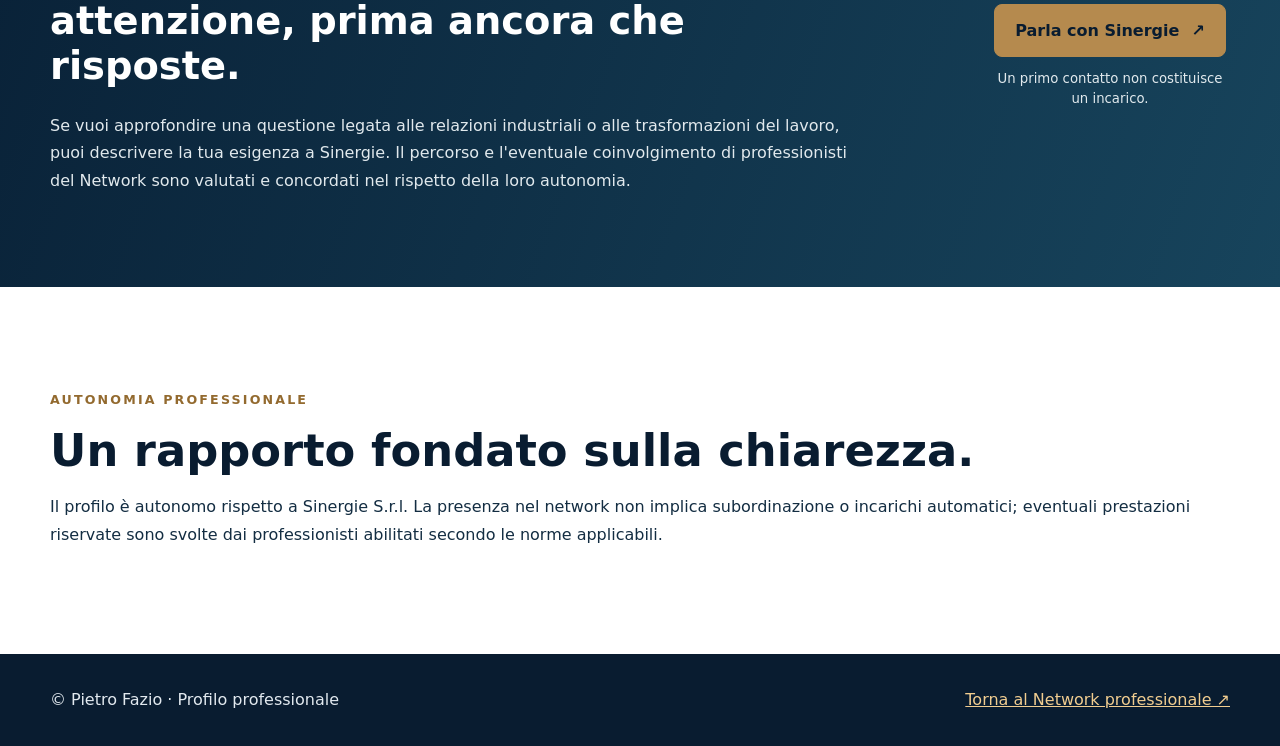
<file: profilo-pietro-fazio/index.html>
<!DOCTYPE html>

<html lang="it">
<head>
<meta charset="utf-8"/>
<meta content="width=device-width, initial-scale=1" name="viewport"/>
<meta content="#091c30" name="theme-color"/>
<meta content="Pietro Fazio: un approccio fondato su ascolto e dialogo sociale, tra relazioni industriali e trasformazioni energetiche, ambientali e digitali del lavoro." name="description"/>
<title>Pietro Fazio | Relazioni industriali e trasformazioni del lavoro | Sinergie</title>
<meta content="index,follow" name="robots"/>
<meta content="profile" property="og:type"/><meta content="Pietro Fazio | Dialogo, relazioni industriali e futuro del lavoro" property="og:title"/><meta content="Pietro Fazio: un approccio fondato su ascolto e dialogo sociale, tra relazioni industriali e trasformazioni energetiche, ambientali e digitali del lavoro." property="og:description"/>
<link rel="stylesheet" href="../stili/profilo-pietro.css">
<link href="https://www.sinergie2srl.it/profilo-pietro-fazio/index.html" rel="canonical"/><meta content="https://www.sinergie2srl.it/profilo-pietro-fazio/index.html" property="og:url"/><link rel="stylesheet" href="../stili/cornici-profili-uniformi.css"></head>
<body>
<a class="skip-link" href="#contenuto">
   Vai al contenuto
  </a>
<main id="contenuto">
<section class="personal-hero" id="profilo">
<div class="container hero-layout">
<div class="hero-copy">
<p class="eyebrow">Relazioni industriali · Dialogo sociale · Futuro del lavoro</p>
<h1>Pietro Fazio</h1>
<p class="hero-subtitle">Il valore delle persone. La forza del dialogo. Una visione del cambiamento.</p>
<div aria-label="Azioni del profilo" class="profile-actions"><a class="premium-button" href="#competenze">Esplora le competenze <span aria-hidden="true">↗</span></a><a class="premium-button secondary" href="../network-professionale.html">
       Torna al Network
      </a></div><p class="hero-intro">Pietro Fazio interpreta le trasformazioni del mondo del lavoro con uno sguardo che unisce relazioni industriali, analisi economico-sociale e attenzione alle persone. Il suo approccio mette al centro l’ascolto, la disponibilità al confronto e il rispetto dei diversi punti di vista: perché ogni cambiamento organizzativo, energetico, ambientale o digitale coinvolge non soltanto i processi, ma anche le competenze e le relazioni.</p>
</div>
<div class="portrait-wrap">
<img alt="Ritratto professionale di Pietro Fazio" class="portrait" decoding="async" fetchpriority="high" height="760" src="pietro-fazio.jpg" width="650"/>
</div>
</div>
</section>
<section aria-labelledby="pietro-approach-title" class="content-section pietro-approach">
<div class="container">
<div class="pietro-intro-block">
<div>
<p class="section-kicker">Il suo approccio</p>
<h2 id="pietro-approach-title">Comprendere le persone. Leggere il contesto. Costruire il dialogo.</h2>
</div>
<div class="pietro-intro-text">
<p>Le trasformazioni del lavoro non sono mai soltanto tecniche o organizzative: incidono sulle persone, sulle aspettative e sugli equilibri tra interessi differenti. Per questo Pietro Fazio privilegia l’ascolto, la chiarezza e un confronto rispettoso, capace di dare attenzione a esigenze anche diverse.</p>
<p>Disponibilità e attenzione alla dimensione umana accompagnano una lettura concreta delle dinamiche economiche e sociali: prima di individuare una direzione è importante comprendere le esigenze, riconoscere le differenze e mettere a fuoco ciò che può unire.</p>
</div>
</div>
<div class="pietro-values">
<article class="pietro-value"><span class="pietro-value-number">01</span><h3>Ascolto e rispetto</h3><p>Dare spazio ai diversi punti di vista e comprendere le esigenze di chi vive il cambiamento.</p></article>
<article class="pietro-value"><span class="pietro-value-number">02</span><h3>Dialogo e concretezza</h3><p>Favorire confronti chiari, costruttivi e attenti all'equilibrio tra persone e organizzazioni.</p></article>
<article class="pietro-value"><span class="pietro-value-number">03</span><h3>Visione interdisciplinare</h3><p>Collegare aspetti sociali, economici, ambientali e digitali per leggere le sfide del lavoro di oggi.</p></article>
</div>
</div>
</section><section class="content-section" id="competenze">
<div class="container">
<p class="section-kicker">Competenze e ambiti di interesse</p>
<h2>Dalle relazioni industriali alle nuove transizioni del lavoro.</h2>
<p class="section-lead">Cinque prospettive connesse per comprendere come evolvono organizzazioni, professioni e relazioni: dal dialogo tra le parti alle conseguenze della transizione energetica e ambientale e dell’innovazione digitale.</p>
<div class="area-grid">
<article class="area">
<span class="area-number">
        01
       </span>
<h3>Relazioni sindacali e industriali</h3>
<p>Attenzione alle dinamiche tra imprese, lavoratori e rappresentanze, con particolare riguardo al confronto, alla comprensione delle rispettive esigenze e alla qualità delle relazioni di lavoro.</p>
</article>
<article class="area">
<span class="area-number">
        02
       </span>
<h3>Dialogo sociale e negoziazione</h3>
<p>Ascolto degli interessi in gioco, ricerca dei punti d’incontro e lettura delle differenze, per affrontare questioni complesse con spirito costruttivo e senso di responsabilità.</p>
</article>
<article class="area">
<span class="area-number">
        03
       </span>
<h3>Analisi economico-sociale e organizzativa</h3>
<p>Lettura dei cambiamenti produttivi e organizzativi e delle loro ricadute su persone, professionalità, relazioni e sostenibilità delle scelte.</p>
</article>
<article class="area"><span class="area-number">04</span><h3>Energia, ambiente e trasformazione del lavoro</h3><p>Approfondimento delle implicazioni delle transizioni energetiche e ambientali per l’occupazione, i profili professionali, l’evoluzione delle competenze e il confronto nelle organizzazioni.</p></article><article class="area"><span class="area-number">05</span><h3>Digitale e nuovi modelli di lavoro</h3><p>Attenzione agli effetti della digitalizzazione sui processi, sui ruoli e sulle competenze, con uno sguardo alla dimensione umana dell’innovazione e ai nuovi equilibri nelle relazioni lavorative.</p></article></div>
</div>
</section>
<section class="content-section muted-section" id="formazione">
<div class="container narrow">
<p class="section-kicker">Percorso e competenze interdisciplinari</p>
<h2>Una prospettiva costruita attraverso ambiti di studio differenti.</h2>
<p>Il percorso formativo riunisce studi universitari negli ambiti sociale, giuridico ed economico, insieme ad approfondimenti su energia, ambiente, gestione energetica e amministrazione d’impresa. Un patrimonio di conoscenze che contribuisce a una lettura interdisciplinare delle trasformazioni del lavoro.</p>
<h3>
      Iscrizione all’Albo professionale
     </h3>
<p>
      Regolarmente iscritto all’Albo dei Periti Industriali della Provincia di Latina, al n. 588.
     </p>
</div>
</section><section aria-labelledby="pietro-conversation-title" class="pietro-conversation">
<div class="container pietro-conversation-inner">
<div>
<p class="section-kicker">Il primo passo è il confronto</p>
<h2 id="pietro-conversation-title">Le sfide del lavoro meritano attenzione, prima ancora che risposte.</h2>
<p>Se vuoi approfondire una questione legata alle relazioni industriali o alle trasformazioni del lavoro, puoi descrivere la tua esigenza a Sinergie. Il percorso e l'eventuale coinvolgimento di professionisti del Network sono valutati e concordati nel rispetto della loro autonomia.</p>
</div>
<div class="pietro-conversation-action">
<a class="premium-button" href="../parliamone.html?servizio=Relazioni%20industriali#modulo-contatto">Parla con Sinergie <span aria-hidden="true">↗</span></a>
<p>Un primo contatto non costituisce un incarico.</p>
</div>
</div>
</section>
<section class="content-section">
<div class="container narrow">
<p class="section-kicker">
      Autonomia professionale
     </p>
<h2>
      Un rapporto fondato sulla chiarezza.
     </h2>
<p>
      Il profilo è autonomo rispetto a Sinergie S.r.l. La presenza nel network non implica subordinazione o incarichi automatici; eventuali prestazioni riservate sono svolte dai professionisti abilitati secondo le norme applicabili.
     </p>
</div>
</section>
</main>
<footer class="personal-footer">
<div class="container footer-line">
<span>
     © Pietro Fazio · Profilo professionale
    </span>
<a href="../network-professionale.html">
     Torna al Network professionale ↗
    </a>
</div>
</footer>
<script defer="" src="../sinergie-navigazione-responsive.js"></script></body>
</html>
</file>
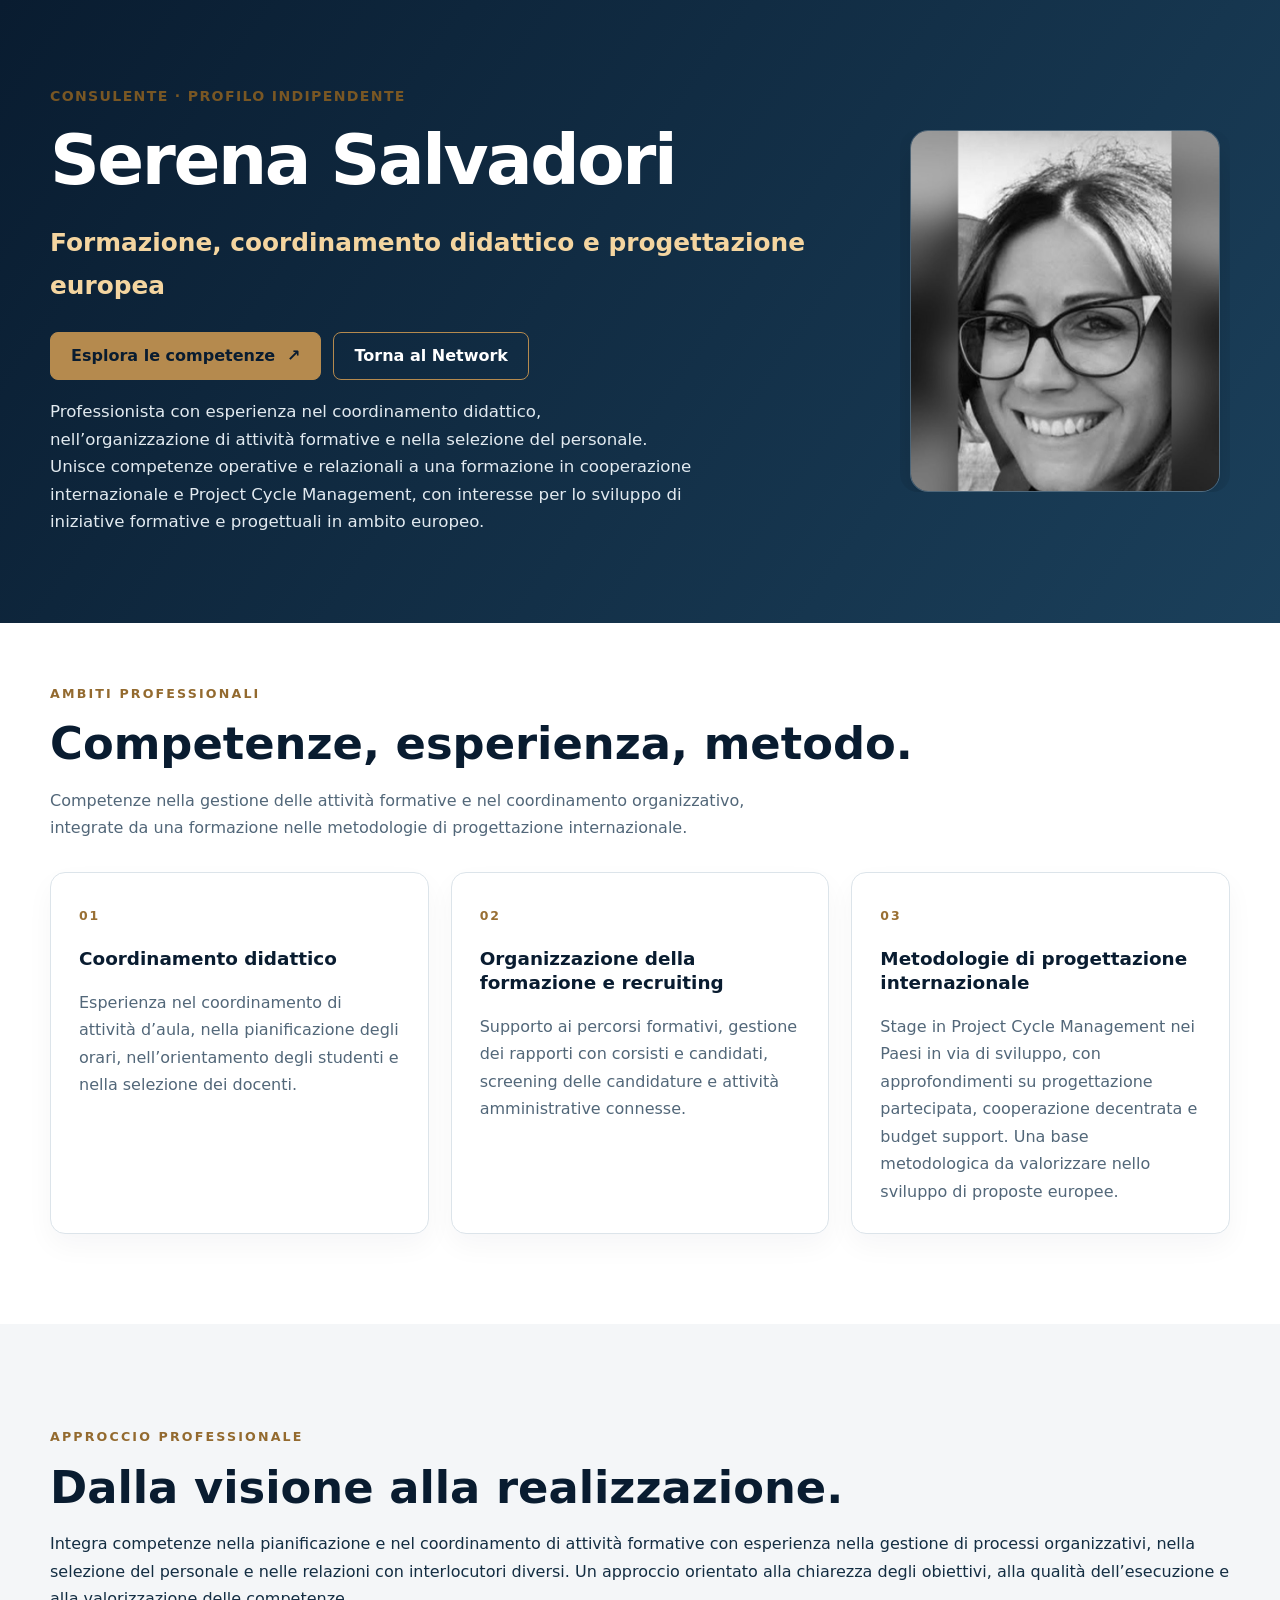
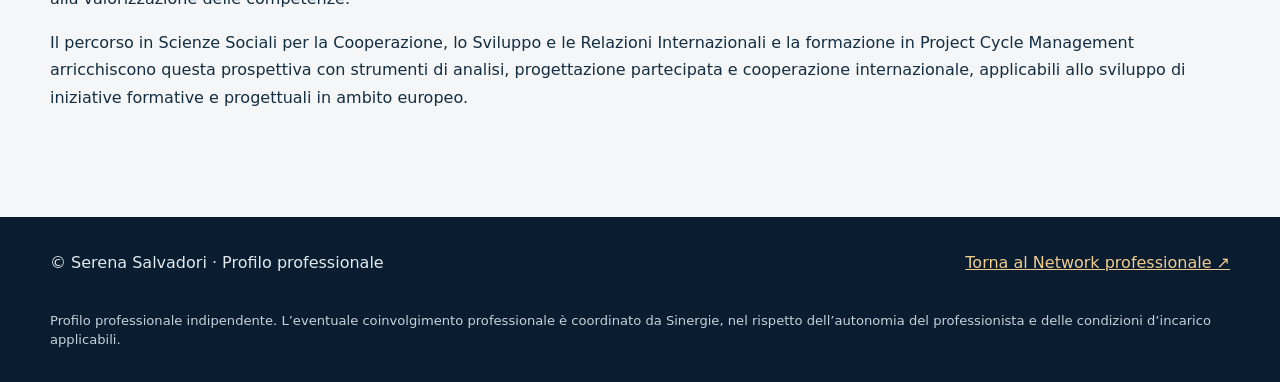
<file: profilo-serena-salvadori/index.html>
<!DOCTYPE html>

<html lang="it">
<head>
<meta charset="utf-8"/>
<meta content="width=device-width, initial-scale=1" name="viewport"/>
<meta content="#091c30" name="theme-color"/>
<meta content="Serena Salvadori: organizzazione della formazione, coordinamento didattico, selezione del personale e formazione in Project Cycle Management." name="description"/>
<title>
   Serena Salvadori | Formazione e progettazione europea
  </title>
<meta content="index,follow" name="robots"/>
<link rel="stylesheet" href="../stili/profilo-serena.css">
<link href="https://www.sinergie2srl.it/profilo-serena-salvadori/index.html" rel="canonical"/><meta content="https://www.sinergie2srl.it/profilo-serena-salvadori/index.html" property="og:url"/><link rel="stylesheet" href="../stili/cornici-profili-uniformi.css"></head>
<body>
<a class="skip-link" href="#contenuto">
   Vai al contenuto
  </a>
<main id="contenuto">
<section class="personal-hero" id="profilo">
<div class="container hero-layout">
<div class="hero-copy">
<p class="eyebrow">
       Consulente · Profilo indipendente
      </p>
<h1>
       Serena Salvadori
      </h1>
<p class="hero-subtitle">
       Formazione, coordinamento didattico e progettazione europea
      </p>
<div aria-label="Azioni del profilo" class="profile-actions"><a class="premium-button" href="#competenze">Esplora le competenze <span aria-hidden="true">↗</span></a><a class="premium-button secondary" href="../network-professionale.html">
       Torna al Network
      </a></div><p class="hero-intro">
       Professionista con esperienza nel coordinamento didattico, nell’organizzazione di attività formative e nella selezione del personale. Unisce competenze operative e relazionali a una formazione in cooperazione internazionale e Project Cycle Management, con interesse per lo sviluppo di iniziative formative e progettuali in ambito europeo.
      </p>
</div>
<div class="portrait-wrap serena-portrait-frame">
<img alt="Ritratto professionale di Serena Salvadori" class="portrait" decoding="async" fetchpriority="high" height="880" loading="eager" src="ritratto.jpg" width="700"/>
</div>
</div>
</section>
<section class="content-section" id="competenze">
<div class="container">
<p class="section-kicker">
      Ambiti professionali
     </p>
<h2>
      Competenze, esperienza, metodo.
     </h2>
<p class="section-lead">
      Competenze nella gestione delle attività formative e nel coordinamento organizzativo, integrate da una formazione nelle metodologie di progettazione internazionale.
     </p>
<div class="area-grid">
<article class="area">
<span class="area-number">
        01
       </span>
<h3>
        Coordinamento didattico
       </h3>
<p>
        Esperienza nel coordinamento di attività d’aula, nella pianificazione degli orari, nell’orientamento degli studenti e nella selezione dei docenti.
       </p>
</article>
<article class="area">
<span class="area-number">
        02
       </span>
<h3>
        Organizzazione della formazione e recruiting
       </h3>
<p>
        Supporto ai percorsi formativi, gestione dei rapporti con corsisti e candidati, screening delle candidature e attività amministrative connesse.
       </p>
</article>
<article class="area">
<span class="area-number">
        03
       </span>
<h3>
        Metodologie di progettazione internazionale
       </h3>
<p>
        Stage in Project Cycle Management nei Paesi in via di sviluppo, con approfondimenti su progettazione partecipata, cooperazione decentrata e budget support. Una base metodologica da valorizzare nello sviluppo di proposte europee.
       </p>
</article>
</div>
</div>
</section>
<section class="content-section muted-section">
<div class="container narrow">
<p class="section-kicker">
      Approccio professionale
     </p>
<h2>
      Dalla visione alla realizzazione.
     </h2>
<p>
      Integra competenze nella pianificazione e nel coordinamento di attività formative con esperienza nella gestione di processi organizzativi, nella selezione del personale e nelle relazioni con interlocutori diversi. Un approccio orientato alla chiarezza degli obiettivi, alla qualità dell’esecuzione e alla valorizzazione delle competenze.
     </p>
<p>
      Il percorso in Scienze Sociali per la Cooperazione, lo Sviluppo e le Relazioni Internazionali e la formazione in Project Cycle Management arricchiscono questa prospettiva con strumenti di analisi, progettazione partecipata e cooperazione internazionale, applicabili allo sviluppo di iniziative formative e progettuali in ambito europeo.
     </p>
</div>
</section>
</main>
<footer class="personal-footer">
<div class="container footer-line">
<span>
     © Serena Salvadori · Profilo professionale
    </span>
<a href="../network-professionale.html">
     Torna al Network professionale ↗
    </a>
<p class="professional-note">
     Profilo professionale indipendente. L’eventuale coinvolgimento professionale è coordinato da Sinergie, nel rispetto dell’autonomia del professionista e delle condizioni d’incarico applicabili.
    </p>
</div>
</footer>
<script defer="" src="../sinergie-navigazione-responsive.js"></script></body>
</html>
</file>
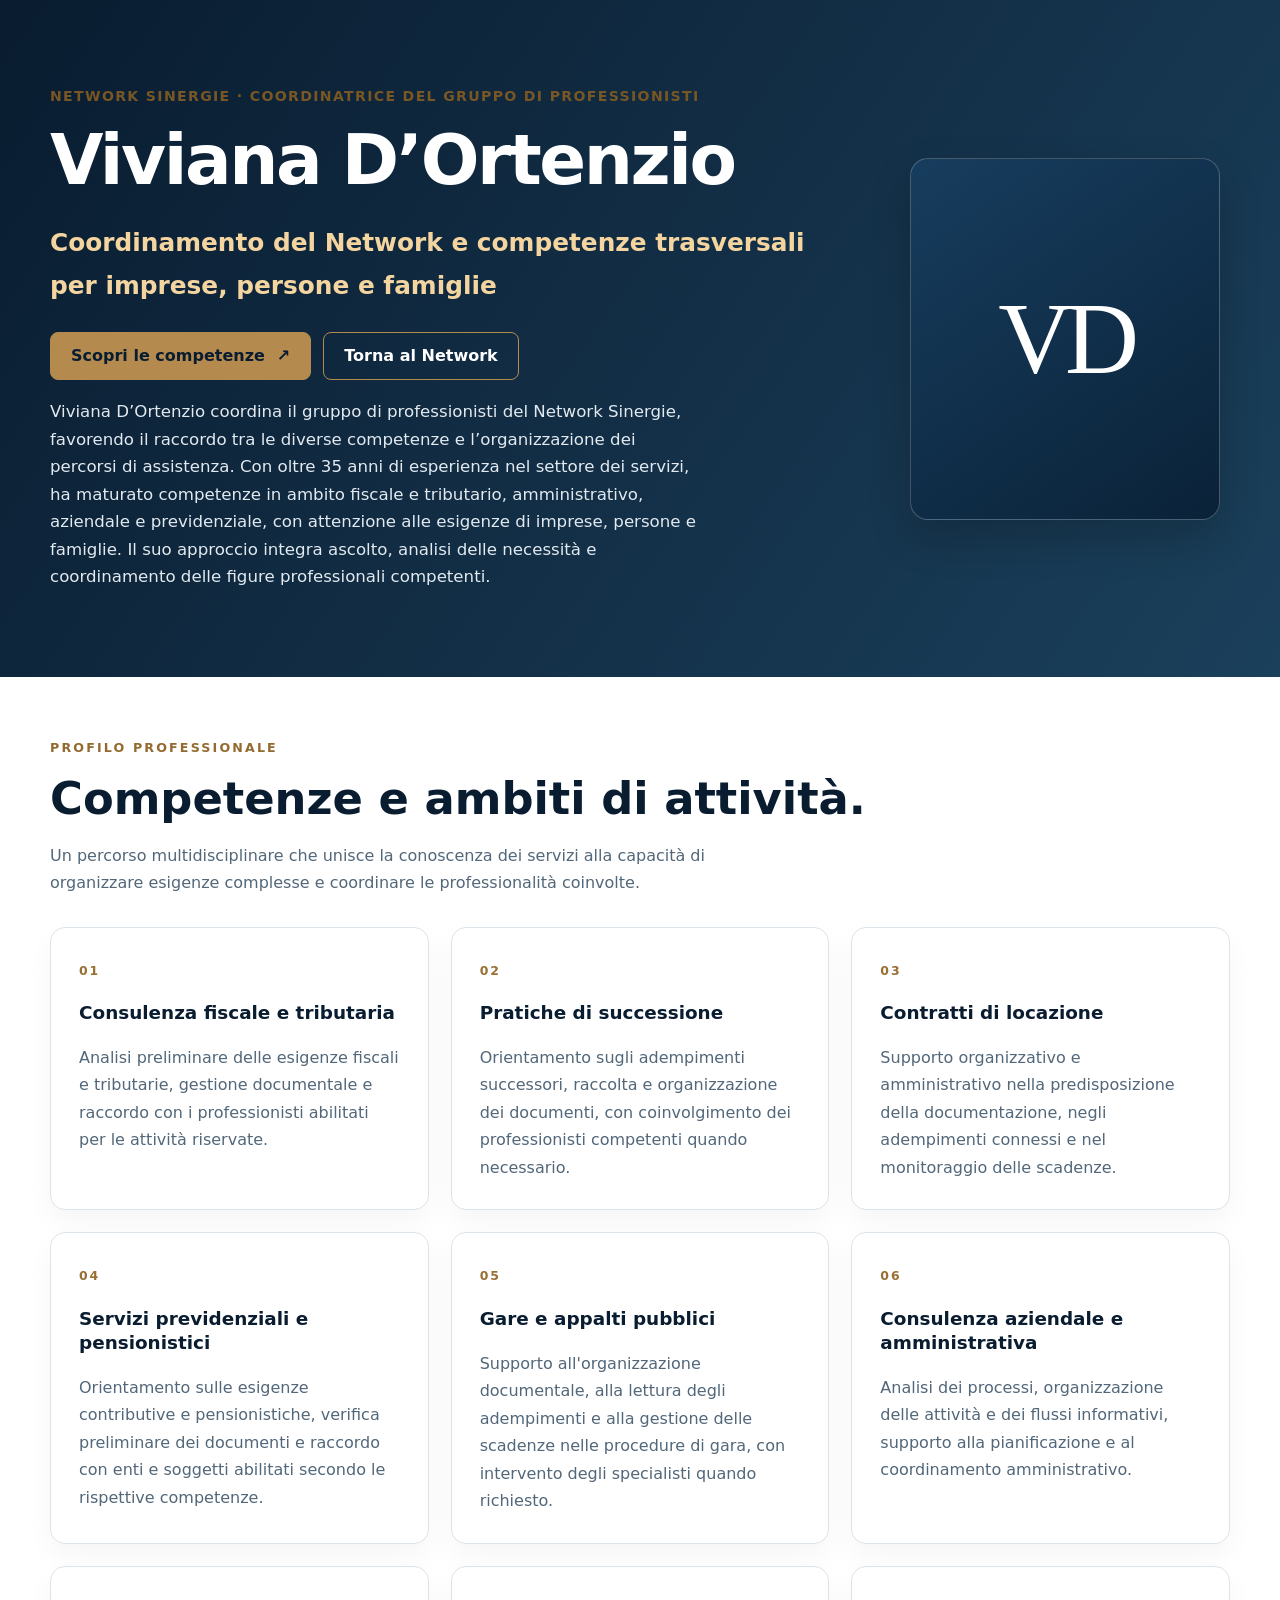
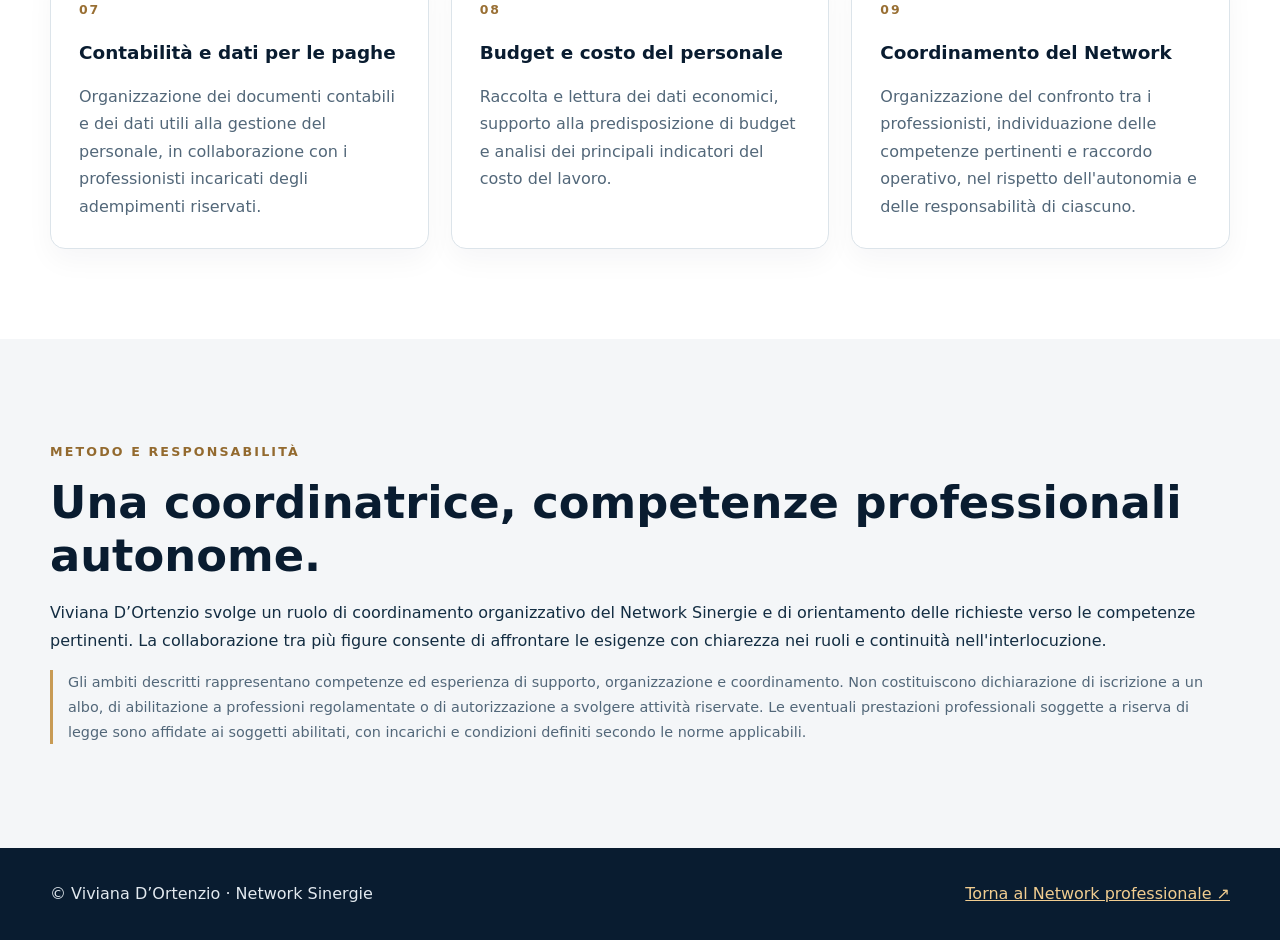
<file: profilo-viviana-dortenzio/index.html>
<!doctype html>
<html lang="it"><head>
<meta charset="utf-8"><meta name="viewport" content="width=device-width, initial-scale=1"><meta name="theme-color" content="#091c30">
<meta name="description" content="Viviana D’Ortenzio, coordinatrice del Network Sinergie: esperienza in consulenza fiscale e tributaria, successioni, locazioni, previdenza, appalti e gestione aziendale.">
<meta name="robots" content="index,follow">
<title>Viviana D’Ortenzio | Profilo Network Sinergie</title>
<link rel="canonical" href="https://www.sinergie2srl.it/profilo-viviana-dortenzio/index.html">
<meta property="og:title" content="Viviana D’Ortenzio | Profilo Network Sinergie">
<meta property="og:description" content="Coordinamento del Network Sinergie ed esperienza in ambito fiscale, tributario, amministrativo, previdenziale e aziendale.">
<meta property="og:url" content="https://www.sinergie2srl.it/profilo-viviana-dortenzio/index.html">
<link rel="stylesheet" href="../stili/profili.css">
<style>
/* Ritratto non disponibile: monogramma accessibile, coerente con la palette delle schede. */
.portrait-monogram{width:100%;aspect-ratio:650 / 760;max-height:760px;display:flex;align-items:center;justify-content:center;border-radius:24px;background:linear-gradient(145deg,#173d5e,#0a2238);border:1px solid rgba(255,255,255,.20);box-shadow:0 25px 65px rgba(0,0,0,.22);color:#fff;font-size:clamp(5rem,13vw,10rem);font-family:Georgia,serif;font-weight:400;letter-spacing:-.07em}
@media(min-width:761px){.personal-hero{min-height:100vh;min-height:100svh;box-sizing:border-box}}
</style><link rel="stylesheet" href="../stili/cornici-profili-uniformi.css"></head>
<body><a class="skip-link" href="#contenuto">Vai al contenuto</a><main id="contenuto">
<section class="personal-hero" id="profilo"><div class="container hero-layout"><div class="hero-copy">
<p class="eyebrow">Network Sinergie · Coordinatrice del gruppo di professionisti</p>
<h1>Viviana D’Ortenzio</h1><p class="hero-subtitle">Coordinamento del Network e competenze trasversali per imprese, persone e famiglie</p>
<div class="profile-actions"><a class="premium-button" href="#competenze">Scopri le competenze <span aria-hidden="true">↗</span></a><a class="premium-button secondary" href="../network-professionale.html">Torna al Network</a></div>
<p class="hero-intro">Viviana D’Ortenzio coordina il gruppo di professionisti del Network Sinergie, favorendo il raccordo tra le diverse competenze e l’organizzazione dei percorsi di assistenza. Con oltre 35 anni di esperienza nel settore dei servizi, ha maturato competenze in ambito fiscale e tributario, amministrativo, aziendale e previdenziale, con attenzione alle esigenze di imprese, persone e famiglie. Il suo approccio integra ascolto, analisi delle necessità e coordinamento delle figure professionali competenti.</p>
</div><div class="portrait-wrap"><div class="portrait-monogram" role="img" aria-label="Monogramma VD, fotografia non disponibile"><span aria-hidden="true">VD</span></div></div></div></section>
<section class="content-section" id="competenze"><div class="container">
<p class="section-kicker">Profilo professionale</p><h2>Competenze e ambiti di attività.</h2>
<p class="section-lead">Un percorso multidisciplinare che unisce la conoscenza dei servizi alla capacità di organizzare esigenze complesse e coordinare le professionalità coinvolte.</p>
<div class="area-grid">
<article class="area"><span class="area-number">01</span><h3>Consulenza fiscale e tributaria</h3><p>Analisi preliminare delle esigenze fiscali e tributarie, gestione documentale e raccordo con i professionisti abilitati per le attività riservate.</p></article>
<article class="area"><span class="area-number">02</span><h3>Pratiche di successione</h3><p>Orientamento sugli adempimenti successori, raccolta e organizzazione dei documenti, con coinvolgimento dei professionisti competenti quando necessario.</p></article>
<article class="area"><span class="area-number">03</span><h3>Contratti di locazione</h3><p>Supporto organizzativo e amministrativo nella predisposizione della documentazione, negli adempimenti connessi e nel monitoraggio delle scadenze.</p></article>
<article class="area"><span class="area-number">04</span><h3>Servizi previdenziali e pensionistici</h3><p>Orientamento sulle esigenze contributive e pensionistiche, verifica preliminare dei documenti e raccordo con enti e soggetti abilitati secondo le rispettive competenze.</p></article>
<article class="area"><span class="area-number">05</span><h3>Gare e appalti pubblici</h3><p>Supporto all'organizzazione documentale, alla lettura degli adempimenti e alla gestione delle scadenze nelle procedure di gara, con intervento degli specialisti quando richiesto.</p></article>
<article class="area"><span class="area-number">06</span><h3>Consulenza aziendale e amministrativa</h3><p>Analisi dei processi, organizzazione delle attività e dei flussi informativi, supporto alla pianificazione e al coordinamento amministrativo.</p></article>
<article class="area"><span class="area-number">07</span><h3>Contabilità e dati per le paghe</h3><p>Organizzazione dei documenti contabili e dei dati utili alla gestione del personale, in collaborazione con i professionisti incaricati degli adempimenti riservati.</p></article>
<article class="area"><span class="area-number">08</span><h3>Budget e costo del personale</h3><p>Raccolta e lettura dei dati economici, supporto alla predisposizione di budget e analisi dei principali indicatori del costo del lavoro.</p></article>
<article class="area"><span class="area-number">09</span><h3>Coordinamento del Network</h3><p>Organizzazione del confronto tra i professionisti, individuazione delle competenze pertinenti e raccordo operativo, nel rispetto dell'autonomia e delle responsabilità di ciascuno.</p></article>
</div></div></section>
<section class="content-section muted-section"><div class="container narrow"><p class="section-kicker">Metodo e responsabilità</p><h2>Una coordinatrice, competenze professionali autonome.</h2>
<p>Viviana D’Ortenzio svolge un ruolo di coordinamento organizzativo del Network Sinergie e di orientamento delle richieste verso le competenze pertinenti. La collaborazione tra più figure consente di affrontare le esigenze con chiarezza nei ruoli e continuità nell'interlocuzione.</p>
<p class="profile-disclaimer">Gli ambiti descritti rappresentano competenze ed esperienza di supporto, organizzazione e coordinamento. Non costituiscono dichiarazione di iscrizione a un albo, di abilitazione a professioni regolamentate o di autorizzazione a svolgere attività riservate. Le eventuali prestazioni professionali soggette a riserva di legge sono affidate ai soggetti abilitati, con incarichi e condizioni definiti secondo le norme applicabili.</p>
</div></section></main>
<footer class="personal-footer"><div class="container footer-line"><span>© Viviana D’Ortenzio · Network Sinergie</span><a href="../network-professionale.html">Torna al Network professionale ↗</a></div></footer>
<script defer src="../sinergie-navigazione-responsive.js"></script>
</body></html>
</file>
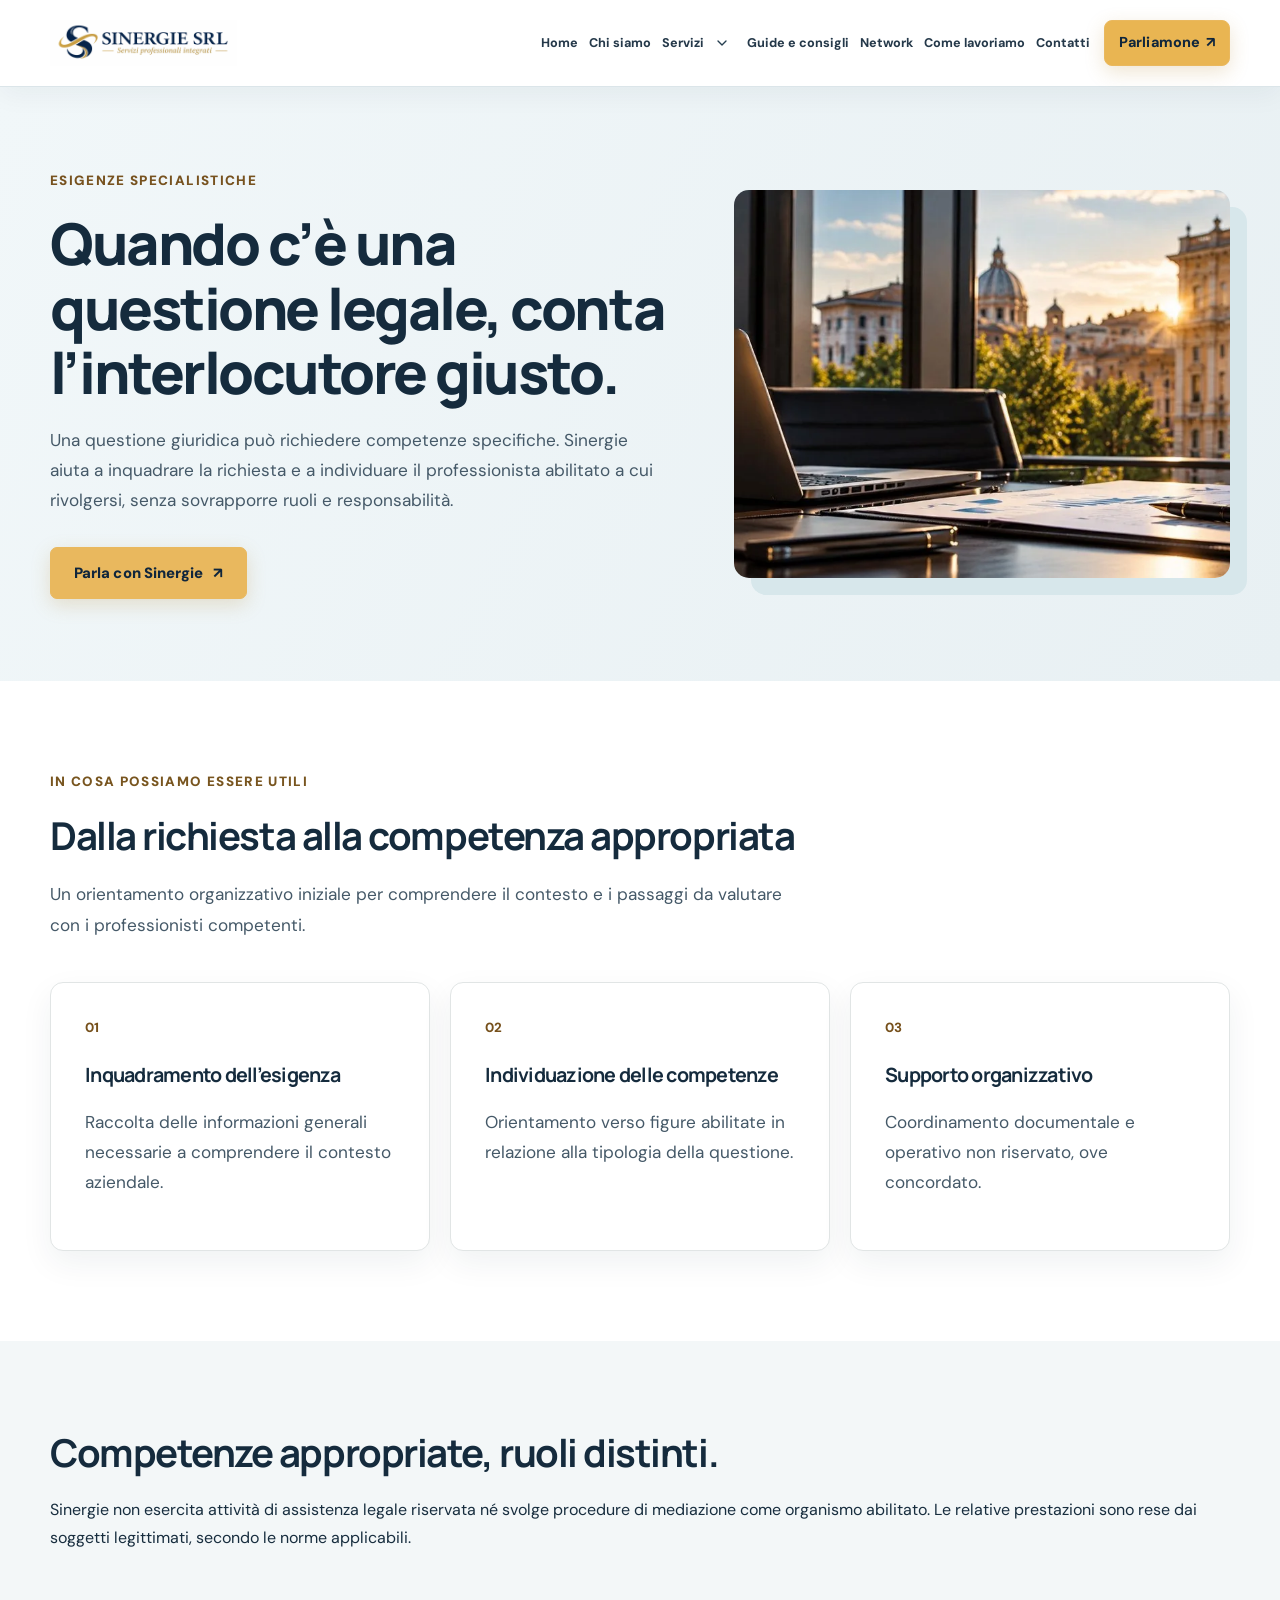
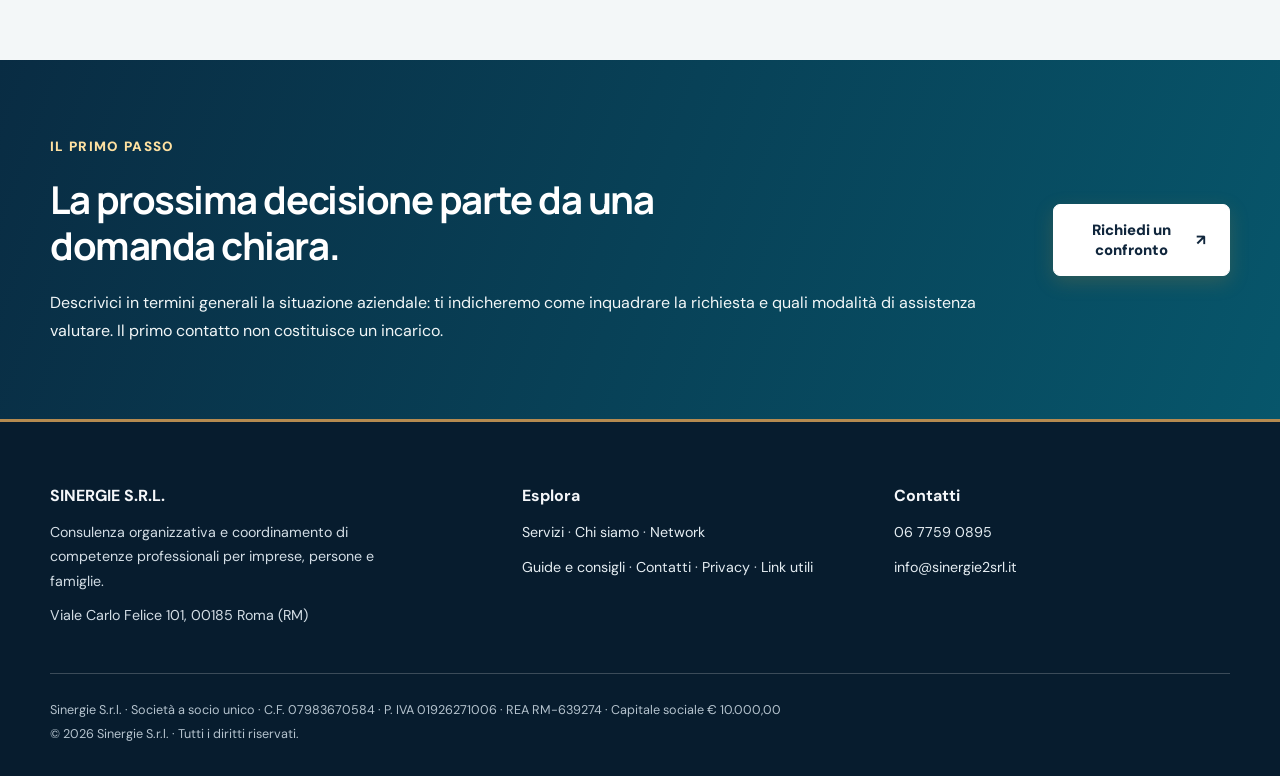
<file: assistenza-legale.html>
<!DOCTYPE html>

<html lang="it">
<head>
<meta charset="utf-8"/>
<meta content="width=device-width,initial-scale=1" name="viewport"/>
<meta content="#10263c" name="theme-color"/>
<meta content="Sinergie aiuta a inquadrare le richieste di natura giuridica e a individuare professionisti abilitati. Prestazioni riservate svolte da soggetti competenti." name="description"/>
<meta content="index,follow" name="robots"/>
<title>Orientamento a competenze legali | Sinergie</title>
<meta content="website" property="og:type"/>
<meta content="it_IT" property="og:locale"/>
<meta content="Orientamento a competenze legali | Sinergie" property="og:title"/>
<meta content="Sinergie aiuta a inquadrare le richieste di natura giuridica e a individuare professionisti abilitati. Prestazioni riservate svolte da soggetti competenti." property="og:description"/>
<link href="logo.jpg" rel="icon"/>
<script defer="" src="sinergie-2026.js">
</script>
<meta content="light" name="color-scheme"/>
<link href="https://fonts.googleapis.com" rel="preconnect"/>
<link crossorigin="anonymous" href="https://fonts.gstatic.com" rel="preconnect"/>
<meta content="summary_large_image" name="twitter:card"/>
<link rel="stylesheet" href="sinergie-base.css">
<link rel="stylesheet" href="stili/interni.css">
<link href="https://www.sinergie2srl.it/assistenza-legale.html" rel="canonical"/><meta content="https://www.sinergie2srl.it/assistenza-legale.html" property="og:url"/><meta content="https://www.sinergie2srl.it/foto-legale.webp" property="og:image"/><link href="sinergie-navigazione-fix.css" rel="stylesheet"/>
</head>
<body>
<a class="skip" href="#contenuto">
   Vai al contenuto
  </a>
<header class="header">
<div class="container header-in">
<a aria-label="Sinergie, homepage" class="logo" href="index.html">
<img alt="Sinergie S.r.l." decoding="async" height="56" loading="eager" src="logo.jpg" width="185"/>
</a>
<button aria-controls="main-nav" aria-expanded="false" class="nav-toggle" type="button">
     Menu
     <span aria-hidden="true">
      ☰
     </span>
</button>
<nav aria-label="Navigazione principale" id="main-nav">
<a href="index.html">
      Home
     </a>
<a href="chi-siamo.html">
      Chi siamo
     </a>
<div class="nav-services"><a class="services-main" href="servizi.html">
      Servizi
     </a><button aria-controls="services-submenu" aria-expanded="false" aria-label="Apri il menu dei servizi" class="services-toggle" type="button"><svg aria-hidden="true" fill="none" stroke="currentColor" stroke-linecap="round" stroke-linejoin="round" stroke-width="2" viewbox="0 0 24 24"><path d="m6 9 6 6 6-6"></path></svg></button><ul class="services-submenu" id="services-submenu"><li><a href="servizi.html">Tutti i servizi</a></li><li><a href="servizi.html#servizi-imprese">Imprese e professionisti</a></li><li><a href="servizi.html#servizi-privati">Persone e famiglie</a></li><li><a href="servizi.html#servizi-trasversali">Fisco e assistenza legale</a></li></ul></div>
<a href="guide-e-consigli.html">Guide e consigli</a>
<a href="network-professionale.html">
      Network
     </a>
<a href="come-lavoriamo.html">
      Come lavoriamo
     </a>
<a href="contatti.html">
      Contatti
     </a>
</nav>
<a aria-label="Contatta Sinergie: apri la pagina Parliamone" class="header-cta" href="parliamone.html">
     Parliamone
     <span aria-hidden="true">
      ↗
     </span>
</a>
</div>
</header>
<main id="contenuto">
<section class="page-hero">
<div class="container page-hero-in">
<div>
<span class="eyebrow">
       ESIGENZE SPECIALISTICHE
      </span>
<h1>Quando c’è una questione legale, conta l’interlocutore giusto.</h1>
<p class="lead">Una questione giuridica può richiedere competenze specifiche. Sinergie aiuta a inquadrare la richiesta e a individuare il professionista abilitato a cui rivolgersi, senza sovrapporre ruoli e responsabilità.</p>
<a class="button" href="parliamone.html#modulo-contatto">
       Parla con Sinergie
       <span aria-hidden="true">
        ↗
       </span>
</a>
</div>
<img alt="" decoding="async" height="575" loading="lazy" src="foto-legale.webp" width="1250"/>
</div>
</section>
<section class="section">
<div class="container">
<div class="section-head">
<span class="eyebrow">
       IN COSA POSSIAMO ESSERE UTILI
      </span>
<h2>Dalla richiesta alla competenza appropriata</h2>
<p>Un orientamento organizzativo iniziale per comprendere il contesto e i passaggi da valutare con i professionisti competenti.</p>
</div>
<div class="cards">
<article class="card">
<span class="card-num">
        01
       </span>
<h3>
        Inquadramento dell’esigenza
       </h3>
<p>
        Raccolta delle informazioni generali necessarie a comprendere il contesto aziendale.
       </p>
</article>
<article class="card">
<span class="card-num">
        02
       </span>
<h3>
        Individuazione delle competenze
       </h3>
<p>
        Orientamento verso figure abilitate in relazione alla tipologia della questione.
       </p>
</article>
<article class="card">
<span class="card-num">
        03
       </span>
<h3>
        Supporto organizzativo
       </h3>
<p>
        Coordinamento documentale e operativo non riservato, ove concordato.
       </p>
</article>
</div>
</div>
</section>
<section class="section section-tint">
<div class="container narrow">
<h2>
      Competenze appropriate, ruoli distinti.
     </h2>
<p>
      Sinergie non esercita attività di assistenza legale riservata né svolge procedure di mediazione come organismo abilitato. Le relative prestazioni sono rese dai soggetti legittimati, secondo le norme applicabili.
     </p>
</div>
</section>
<section class="cta">
<div class="container cta-in">
<div>
<span class="eyebrow">
       IL PRIMO PASSO
      </span>
<h2>La prossima decisione parte da una domanda chiara.</h2>
<p>Descrivici in termini generali la situazione aziendale: ti indicheremo come inquadrare la richiesta e quali modalità di assistenza valutare. Il primo contatto non costituisce un incarico.</p>
</div>
<a class="button button-light" href="parliamone.html?servizio=Servizi+legali#modulo-contatto">
      Richiedi un confronto
      <span aria-hidden="true">
       ↗
      </span>
</a>
</div>
</section>
</main>
<footer class="footer">
<div class="container">
<div class="footer-top">
<div>
<strong>
       SINERGIE S.R.L.
      </strong>
<p>Consulenza organizzativa e coordinamento di competenze professionali per imprese, persone e famiglie.</p>
<p>
       Viale Carlo Felice 101, 00185 Roma (RM)
      </p>
</div>
<div>
<strong>
       Esplora
      </strong>
<p>
<a href="servizi.html">
        Servizi
       </a>
       ·
       <a href="chi-siamo.html">
        Chi siamo
       </a>
       ·
       <a href="network-professionale.html">
        Network
       </a>
</p>
<p>
<a href="guide-e-consigli.html">Guide e consigli</a> · <a href="contatti.html">
        Contatti
       </a>
       ·
       <a href="privacy.html">
        Privacy
       </a>
       ·
       <a href="link-utili.html">
        Link utili
       </a>
</p>
</div>
<div>
<strong>
       Contatti
      </strong>
<p>
<a href="tel:+390677590895">
        06 7759 0895
       </a>
</p>
<p>
<a href="mailto:info@sinergie2srl.it">
        info@sinergie2srl.it
       </a>
</p>
</div>
</div>
<div class="footer-bottom">
     Sinergie S.r.l. · Società a socio unico · C.F. 07983670584 · P. IVA 01926271006 · REA RM-639274 · Capitale sociale € 10.000,00
     <br/>
     ©
     <span data-year="">
      2026
     </span>
     Sinergie S.r.l. · Tutti i diritti riservati.
    </div>
</div>
</footer>
<script defer="" src="sinergie-navigazione-responsive.js"></script><script defer="" src="sinergie-elite-navigation.js"></script></body>
</html>
</file>
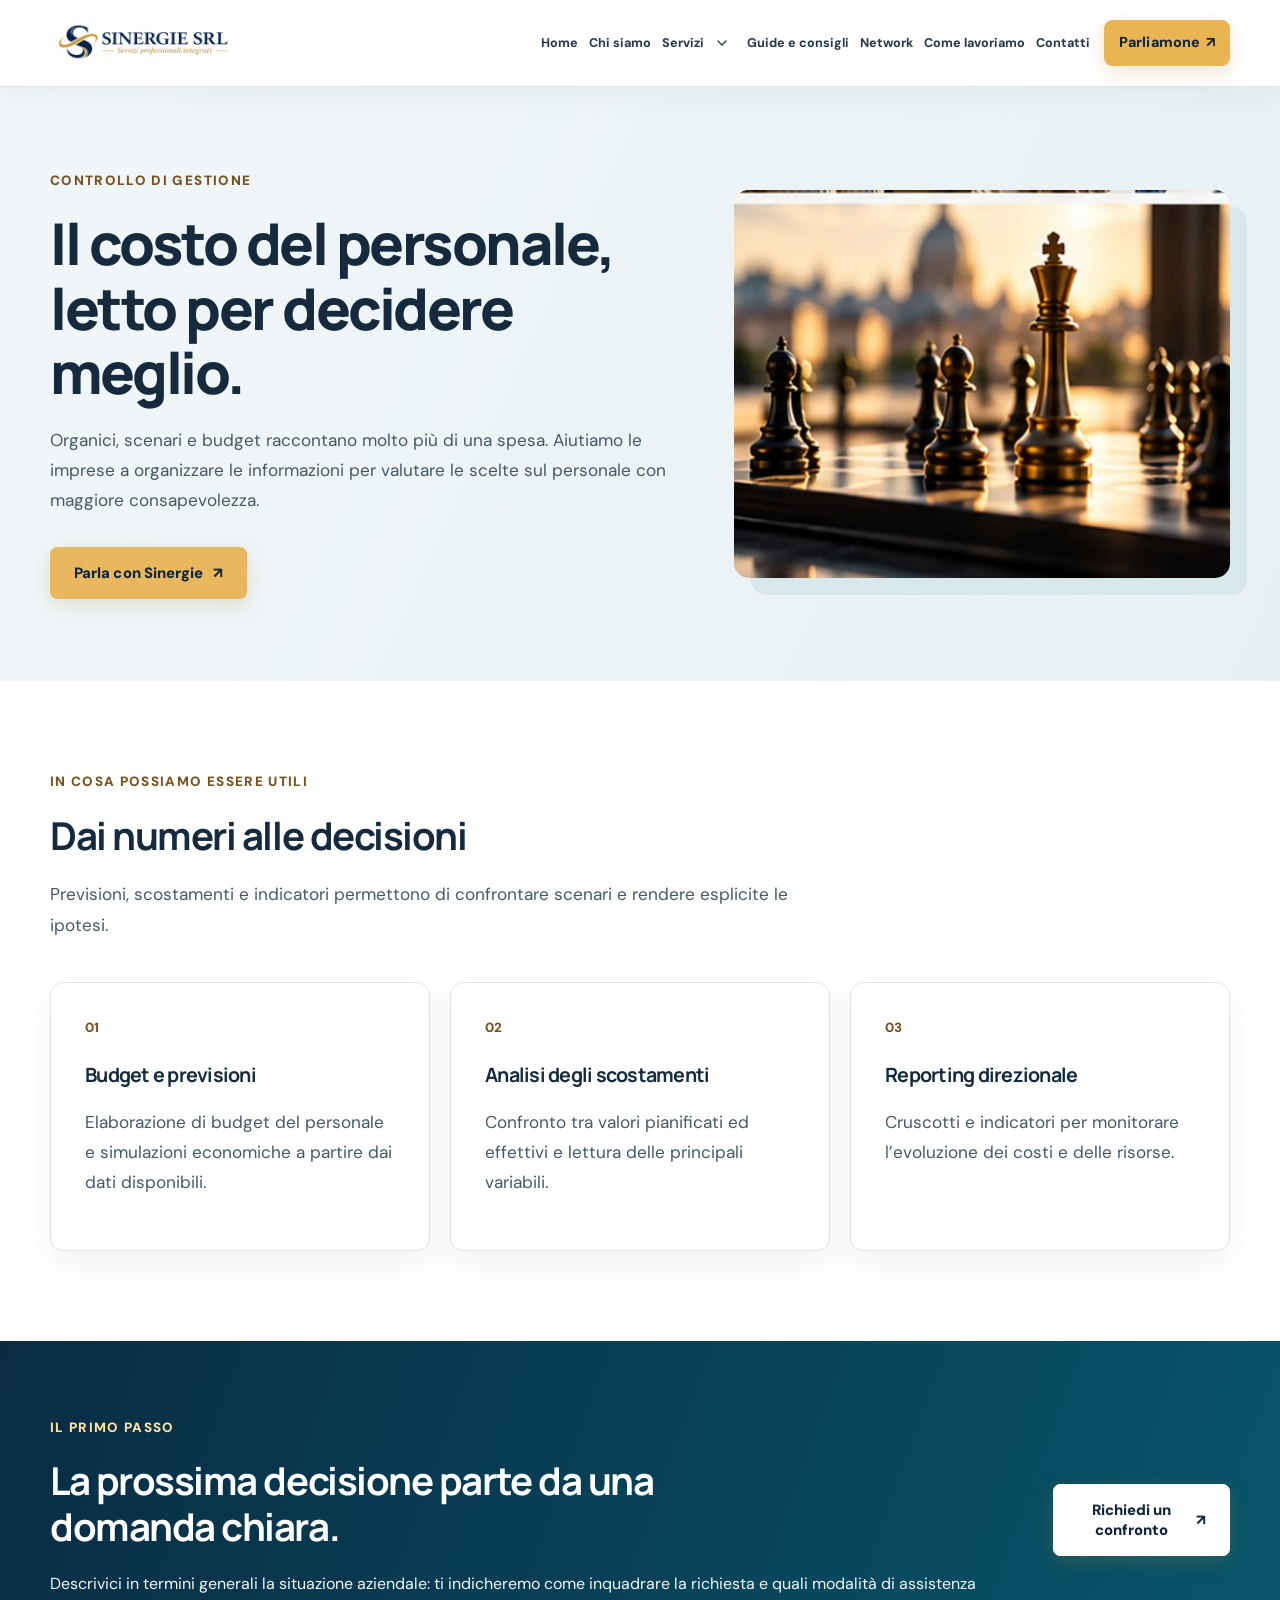
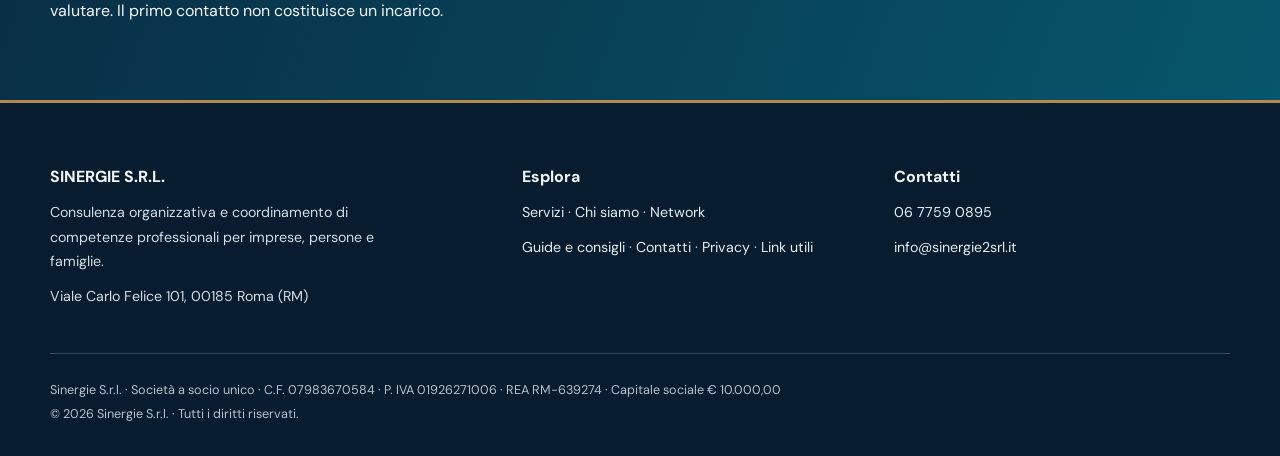
<file: budget-costo-personale.html>
<!DOCTYPE html>

<html lang="it">
<head>
<meta charset="utf-8"/>
<meta content="width=device-width,initial-scale=1" name="viewport"/>
<meta content="#10263c" name="theme-color"/>
<meta content="Pianificazione e analisi del costo del personale: budget, scenari, scostamenti e indicatori utili alle decisioni aziendali." name="description"/>
<meta content="index,follow" name="robots"/>
<title>Budget e costo del personale | Sinergie S.r.l.</title>
<meta content="website" property="og:type"/>
<meta content="it_IT" property="og:locale"/>
<meta content="Budget e costo del personale | Sinergie S.r.l." property="og:title"/>
<meta content="Pianificazione e analisi del costo del personale: budget, scenari, scostamenti e indicatori utili alle decisioni aziendali." property="og:description"/>
<link href="logo.jpg" rel="icon"/>
<script defer="" src="sinergie-2026.js">
</script>
<meta content="light" name="color-scheme"/>
<link href="https://fonts.googleapis.com" rel="preconnect"/>
<link crossorigin="anonymous" href="https://fonts.gstatic.com" rel="preconnect"/>
<meta content="summary_large_image" name="twitter:card"/>
<link rel="stylesheet" href="sinergie-base.css">
<link rel="stylesheet" href="stili/interni.css">
<link href="https://www.sinergie2srl.it/budget-costo-personale.html" rel="canonical"/><meta content="https://www.sinergie2srl.it/budget-costo-personale.html" property="og:url"/><meta content="https://www.sinergie2srl.it/foto-budget-personale.webp" property="og:image"/><link href="sinergie-navigazione-fix.css" rel="stylesheet"/>
</head>
<body>
<a class="skip" href="#contenuto">
   Vai al contenuto
  </a>
<header class="header">
<div class="container header-in">
<a aria-label="Sinergie, homepage" class="logo" href="index.html">
<img alt="Sinergie S.r.l." decoding="async" height="56" loading="eager" src="logo.jpg" width="185"/>
</a>
<button aria-controls="main-nav" aria-expanded="false" class="nav-toggle" type="button">
     Menu
     <span aria-hidden="true">
      ☰
     </span>
</button>
<nav aria-label="Navigazione principale" id="main-nav">
<a href="index.html">
      Home
     </a>
<a href="chi-siamo.html">
      Chi siamo
     </a>
<div class="nav-services"><a class="services-main" href="servizi.html">
      Servizi
     </a><button aria-controls="services-submenu" aria-expanded="false" aria-label="Apri il menu dei servizi" class="services-toggle" type="button"><svg aria-hidden="true" fill="none" stroke="currentColor" stroke-linecap="round" stroke-linejoin="round" stroke-width="2" viewbox="0 0 24 24"><path d="m6 9 6 6 6-6"></path></svg></button><ul class="services-submenu" id="services-submenu"><li><a href="servizi.html">Tutti i servizi</a></li><li><a href="servizi.html#servizi-imprese">Imprese e professionisti</a></li><li><a href="servizi.html#servizi-privati">Persone e famiglie</a></li><li><a href="servizi.html#servizi-trasversali">Fisco e assistenza legale</a></li></ul></div>
<a href="guide-e-consigli.html">Guide e consigli</a>
<a href="network-professionale.html">
      Network
     </a>
<a href="come-lavoriamo.html">
      Come lavoriamo
     </a>
<a href="contatti.html">
      Contatti
     </a>
</nav>
<a aria-label="Contatta Sinergie: apri la pagina Parliamone" class="header-cta" href="parliamone.html">
     Parliamone
     <span aria-hidden="true">
      ↗
     </span>
</a>
</div>
</header>
<main id="contenuto">
<section class="page-hero">
<div class="container page-hero-in">
<div>
<span class="eyebrow">
       CONTROLLO DI GESTIONE
      </span>
<h1>Il costo del personale, letto per decidere meglio.</h1>
<p class="lead">Organici, scenari e budget raccontano molto più di una spesa. Aiutiamo le imprese a organizzare le informazioni per valutare le scelte sul personale con maggiore consapevolezza.</p>
<a class="button" href="parliamone.html#modulo-contatto">
       Parla con Sinergie
       <span aria-hidden="true">
        ↗
       </span>
</a>
</div>
<img alt="" decoding="async" height="800" loading="lazy" src="foto-budget-personale.webp" width="1600"/>
</div>
</section>
<section class="section">
<div class="container">
<div class="section-head">
<span class="eyebrow">
       IN COSA POSSIAMO ESSERE UTILI
      </span>
<h2>Dai numeri alle decisioni</h2>
<p>Previsioni, scostamenti e indicatori permettono di confrontare scenari e rendere esplicite le ipotesi.</p>
</div>
<div class="cards">
<article class="card">
<span class="card-num">
        01
       </span>
<h3>
        Budget e previsioni
       </h3>
<p>
        Elaborazione di budget del personale e simulazioni economiche a partire dai dati disponibili.
       </p>
</article>
<article class="card">
<span class="card-num">
        02
       </span>
<h3>
        Analisi degli scostamenti
       </h3>
<p>
        Confronto tra valori pianificati ed effettivi e lettura delle principali variabili.
       </p>
</article>
<article class="card">
<span class="card-num">
        03
       </span>
<h3>
        Reporting direzionale
       </h3>
<p>
        Cruscotti e indicatori per monitorare l’evoluzione dei costi e delle risorse.
       </p>
</article>
</div>
</div>
</section>
<section class="cta">
<div class="container cta-in">
<div>
<span class="eyebrow">
       IL PRIMO PASSO
      </span>
<h2>La prossima decisione parte da una domanda chiara.</h2>
<p>Descrivici in termini generali la situazione aziendale: ti indicheremo come inquadrare la richiesta e quali modalità di assistenza valutare. Il primo contatto non costituisce un incarico.</p>
</div>
<a class="button button-light" href="parliamone.html?servizio=Budget%20e%20costo%20del%20personale#modulo-contatto">
      Richiedi un confronto
      <span aria-hidden="true">
       ↗
      </span>
</a>
</div>
</section>
</main>
<footer class="footer">
<div class="container">
<div class="footer-top">
<div>
<strong>
       SINERGIE S.R.L.
      </strong>
<p>Consulenza organizzativa e coordinamento di competenze professionali per imprese, persone e famiglie.</p>
<p>
       Viale Carlo Felice 101, 00185 Roma (RM)
      </p>
</div>
<div>
<strong>
       Esplora
      </strong>
<p>
<a href="servizi.html">
        Servizi
       </a>
       ·
       <a href="chi-siamo.html">
        Chi siamo
       </a>
       ·
       <a href="network-professionale.html">
        Network
       </a>
</p>
<p>
<a href="guide-e-consigli.html">Guide e consigli</a> · <a href="contatti.html">
        Contatti
       </a>
       ·
       <a href="privacy.html">
        Privacy
       </a>
       ·
       <a href="link-utili.html">
        Link utili
       </a>
</p>
</div>
<div>
<strong>
       Contatti
      </strong>
<p>
<a href="tel:+390677590895">
        06 7759 0895
       </a>
</p>
<p>
<a href="mailto:info@sinergie2srl.it">
        info@sinergie2srl.it
       </a>
</p>
</div>
</div>
<div class="footer-bottom">
     Sinergie S.r.l. · Società a socio unico · C.F. 07983670584 · P. IVA 01926271006 · REA RM-639274 · Capitale sociale € 10.000,00
     <br/>
     ©
     <span data-year="">
      2026
     </span>
     Sinergie S.r.l. · Tutti i diritti riservati.
    </div>
</div>
</footer>
<script defer="" src="sinergie-navigazione-responsive.js"></script><script defer="" src="sinergie-elite-navigation.js"></script></body>
</html>
</file>
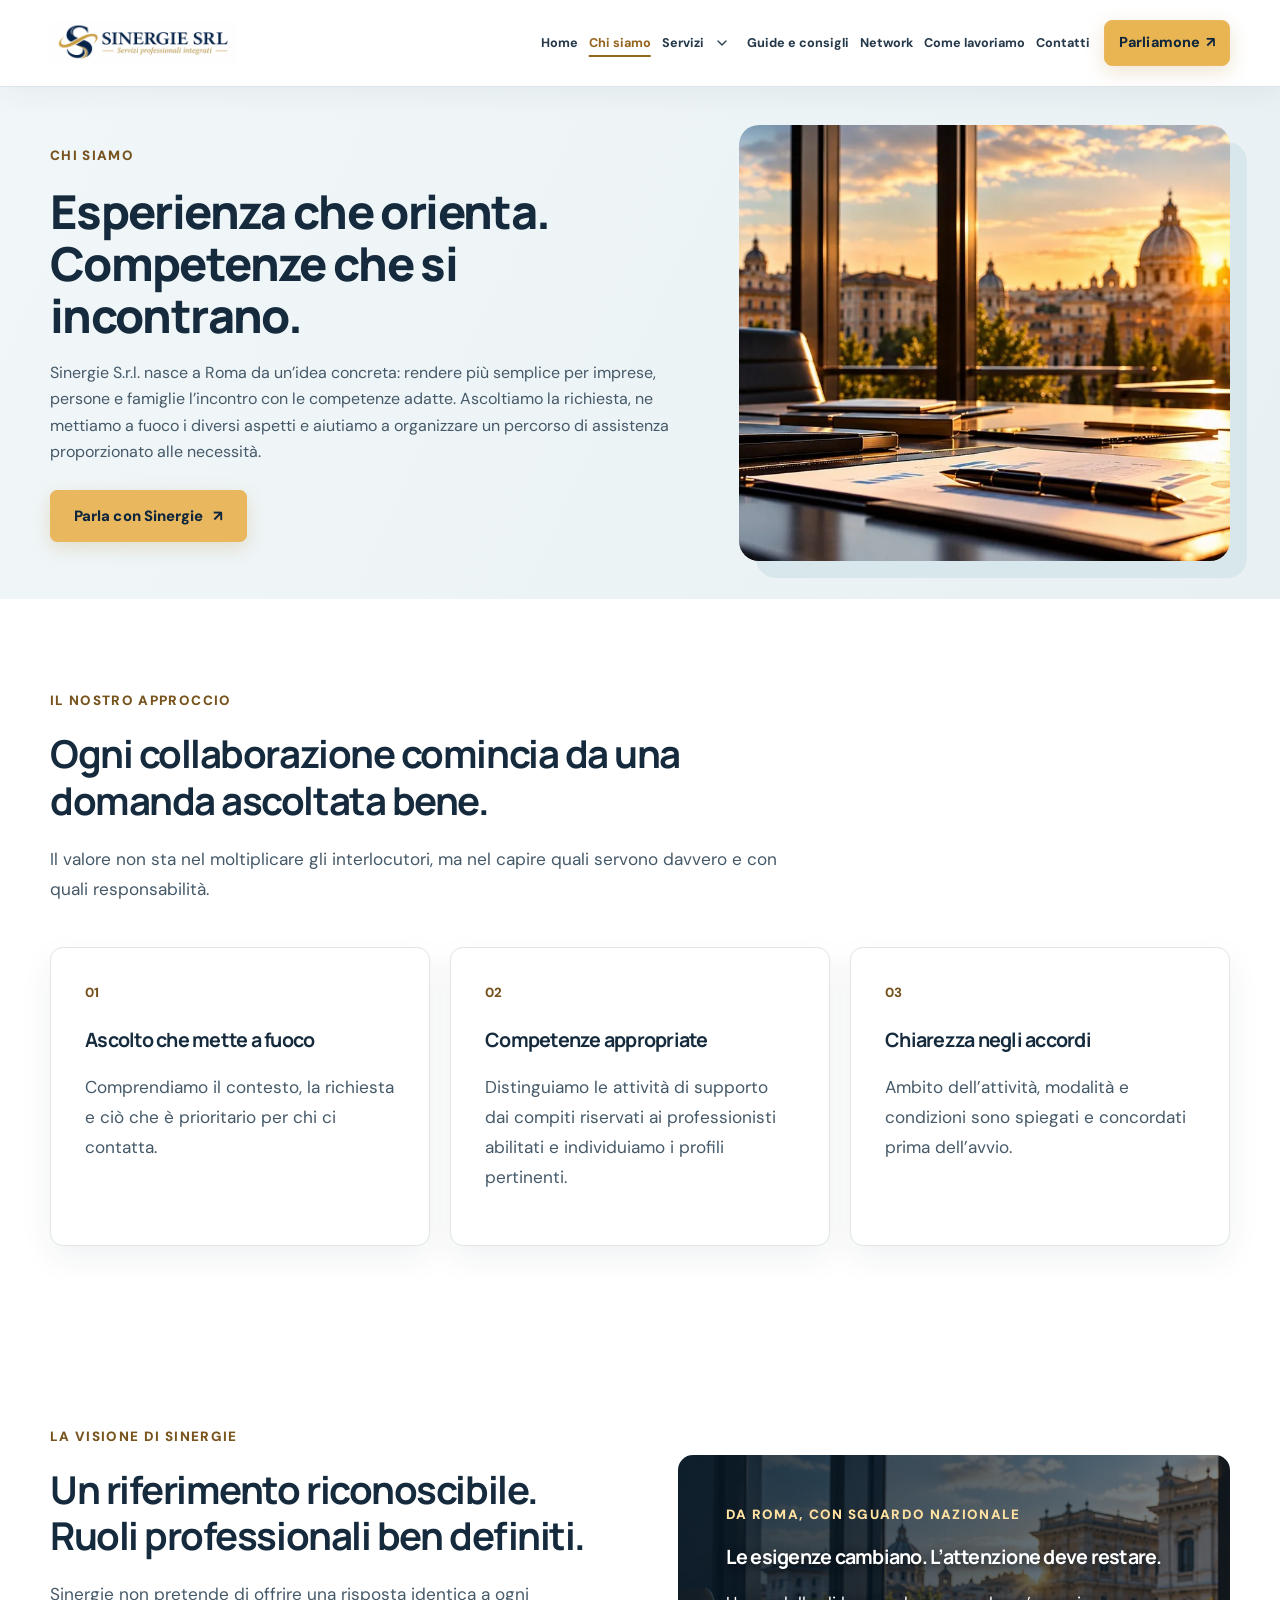
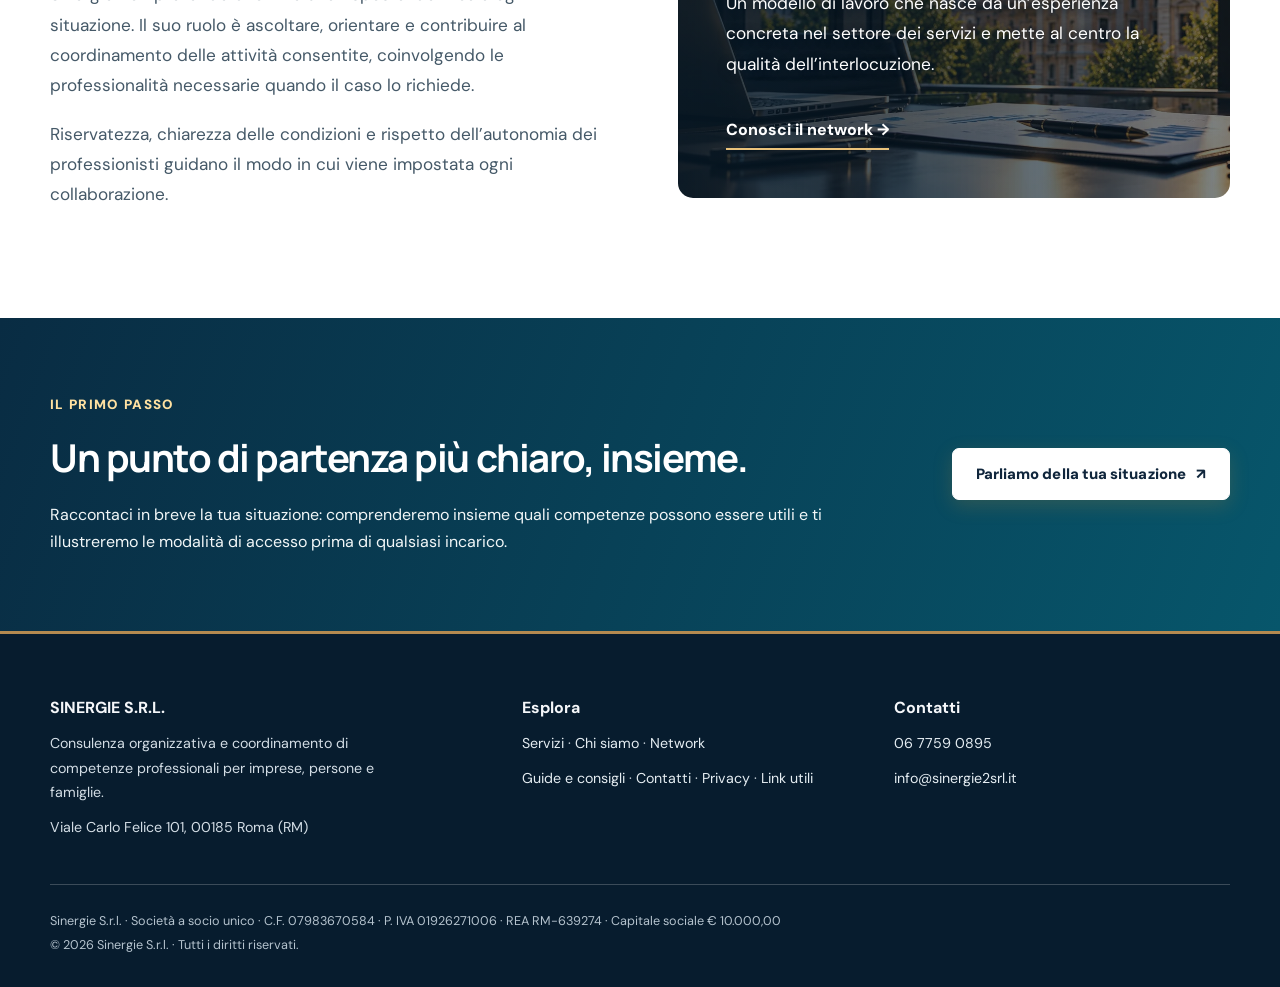
<file: chi-siamo.html>
<!DOCTYPE html>

<html lang="it">
<head>
<meta charset="utf-8"/>
<meta content="width=device-width,initial-scale=1" name="viewport"/>
<meta content="#10263c" name="theme-color"/>
<meta content="Scopri Sinergie S.r.l., il nostro modello di lavoro e il network di competenze indipendenti a supporto di imprese e persone." name="description"/>
<meta content="index,follow" name="robots"/>
<title>Chi siamo | Sinergie S.r.l.</title>
<meta content="website" property="og:type"/>
<meta content="it_IT" property="og:locale"/>
<meta content="Chi siamo | Sinergie S.r.l." property="og:title"/>
<meta content="Scopri Sinergie S.r.l., il nostro modello di lavoro e il network di competenze indipendenti a supporto di imprese e persone." property="og:description"/>
<link href="logo.jpg" rel="icon"/>
<script defer="" src="sinergie-2026.js">
</script>
<meta content="light" name="color-scheme"/>
<link href="https://fonts.googleapis.com" rel="preconnect"/>
<link crossorigin="anonymous" href="https://fonts.gstatic.com" rel="preconnect"/>
<meta content="summary_large_image" name="twitter:card"/>
<link href="sinergie-base.css" rel="stylesheet"/>
<link href="stili/chi-siamo.css" rel="stylesheet"/>
<link href="https://www.sinergie2srl.it/chi-siamo.html" rel="canonical"><meta content="https://www.sinergie2srl.it/chi-siamo.html" property="og:url"/><meta content="https://www.sinergie2srl.it/foto-chi-siamo.webp" property="og:image"/></link><link href="sinergie-navigazione-fix.css" rel="stylesheet"/>
</head>
<body class="chi-siamo-elite">
<a class="skip" href="#contenuto">
   Vai al contenuto
  </a>
<header class="header">
<div class="container header-in">
<a aria-label="Sinergie, homepage" class="logo" href="index.html">
<img alt="Sinergie S.r.l." decoding="async" height="56" loading="eager" src="logo.jpg" width="185"/>
</a>
<button aria-controls="main-nav" aria-expanded="false" class="nav-toggle" type="button">
     Menu
     <span aria-hidden="true">
      ☰
     </span>
</button>
<nav aria-label="Navigazione principale" id="main-nav">
<a href="index.html">
      Home
     </a>
<a aria-current="page" href="chi-siamo.html">
      Chi siamo
     </a>
<div class="nav-services"><a class="services-main" href="servizi.html">
      Servizi
     </a><button aria-controls="services-submenu" aria-expanded="false" aria-label="Apri il menu dei servizi" class="services-toggle" type="button"><svg aria-hidden="true" fill="none" stroke="currentColor" stroke-linecap="round" stroke-linejoin="round" stroke-width="2" viewbox="0 0 24 24"><path d="m6 9 6 6 6-6"></path></svg></button><ul class="services-submenu" id="services-submenu"><li><a href="servizi.html">Tutti i servizi</a></li><li><a href="servizi.html#servizi-imprese">Imprese e professionisti</a></li><li><a href="servizi.html#servizi-privati">Persone e famiglie</a></li><li><a href="servizi.html#servizi-trasversali">Fisco e assistenza legale</a></li></ul></div>
<a href="guide-e-consigli.html">Guide e consigli</a>
<a href="network-professionale.html">
      Network
     </a>
<a href="come-lavoriamo.html">
      Come lavoriamo
     </a>
<a href="contatti.html">
      Contatti
     </a>
</nav>
<a aria-label="Contatta Sinergie: apri la pagina Parliamone" class="header-cta" href="parliamone.html">
     Parliamone
     <span aria-hidden="true">
      ↗
     </span>
</a>
</div>
</header>
<main id="contenuto"><section class="page-hero"><div class="container page-hero-in"><div><span class="eyebrow">CHI SIAMO</span><h1>Esperienza che orienta. Competenze che si incontrano.</h1><p class="lead">Sinergie S.r.l. nasce a Roma da un’idea concreta: rendere più semplice per imprese, persone e famiglie l’incontro con le competenze adatte. Ascoltiamo la richiesta, ne mettiamo a fuoco i diversi aspetti e aiutiamo a organizzare un percorso di assistenza proporzionato alle necessità.</p><a class="button" href="parliamone.html#modulo-contatto">Parla con Sinergie <span aria-hidden="true">↗</span></a></div><img alt="Ambiente professionale con vista su Roma" decoding="async" height="665" loading="lazy" src="foto-chi-siamo.webp" width="850"/></div></section>
<section class="section"><div class="container"><div class="section-head"><span class="eyebrow">IL NOSTRO APPROCCIO</span><h2>Ogni collaborazione comincia da una domanda ascoltata bene.</h2><p>Il valore non sta nel moltiplicare gli interlocutori, ma nel capire quali servono davvero e con quali responsabilità.</p></div><div class="cards"><article class="card"><span class="card-num">01</span><h3>Ascolto che mette a fuoco</h3><p>Comprendiamo il contesto, la richiesta e ciò che è prioritario per chi ci contatta.</p></article><article class="card"><span class="card-num">02</span><h3>Competenze appropriate</h3><p>Distinguiamo le attività di supporto dai compiti riservati ai professionisti abilitati e individuiamo i profili pertinenti.</p></article><article class="card"><span class="card-num">03</span><h3>Chiarezza negli accordi</h3><p>Ambito dell’attività, modalità e condizioni sono spiegati e concordati prima dell’avvio.</p></article></div></div></section>

<section class="section vision-section"><div class="container split"><div><span class="eyebrow">LA VISIONE DI SINERGIE</span><h2>Un riferimento riconoscibile. Ruoli professionali ben definiti.</h2><p>Sinergie non pretende di offrire una risposta identica a ogni situazione. Il suo ruolo è ascoltare, orientare e contribuire al coordinamento delle attività consentite, coinvolgendo le professionalità necessarie quando il caso lo richiede.</p><p>Riservatezza, chiarezza delle condizioni e rispetto dell’autonomia dei professionisti guidano il modo in cui viene impostata ogni collaborazione.</p></div><div class="quote-panel"><span class="eyebrow">DA ROMA, CON SGUARDO NAZIONALE</span><h3>Le esigenze cambiano. L’attenzione deve restare.</h3><p>Un modello di lavoro che nasce da un’esperienza concreta nel settore dei servizi e mette al centro la qualità dell’interlocuzione.</p><a class="text-link quote-link" href="network-professionale.html">Conosci il network <span aria-hidden="true">→</span></a></div></div></section>
<section aria-label="Contatta Sinergie" class="cta cta-conversion"><div class="container cta-in"><div><span class="eyebrow">IL PRIMO PASSO</span><h2>Un punto di partenza più chiaro, insieme.</h2><p>Raccontaci in breve la tua situazione: comprenderemo insieme quali competenze possono essere utili e ti illustreremo le modalità di accesso prima di qualsiasi incarico.</p></div><a class="button button-light" href="parliamone.html">Parliamo della tua situazione <span aria-hidden="true">↗</span></a></div></section>
</main>
<footer class="footer">
<div class="container">
<div class="footer-top">
<div>
<strong>
       SINERGIE S.R.L.
      </strong>
<p>Consulenza organizzativa e coordinamento di competenze professionali per imprese, persone e famiglie.</p>
<p>
       Viale Carlo Felice 101, 00185 Roma (RM)
      </p>
</div>
<div>
<strong>
       Esplora
      </strong>
<p>
<a href="servizi.html">
        Servizi
       </a>
       ·
       <a href="chi-siamo.html">
        Chi siamo
       </a>
       ·
       <a href="network-professionale.html">
        Network
       </a>
</p>
<p>
<a href="guide-e-consigli.html">Guide e consigli</a> · <a href="contatti.html">
        Contatti
       </a>
       ·
       <a href="privacy.html">
        Privacy
       </a>
       ·
       <a href="link-utili.html">
        Link utili
       </a>
</p>
</div>
<div>
<strong>
       Contatti
      </strong>
<p>
<a href="tel:+390677590895">
        06 7759 0895
       </a>
</p>
<p>
<a href="mailto:info@sinergie2srl.it">
        info@sinergie2srl.it
       </a>
</p>
</div>
</div>
<div class="footer-bottom">
     Sinergie S.r.l. · Società a socio unico · C.F. 07983670584 · P. IVA 01926271006 · REA RM-639274 · Capitale sociale € 10.000,00
     <br/>
     ©
     <span data-year="">
      2026
     </span>
     Sinergie S.r.l. · Tutti i diritti riservati.
    </div>
</div>
</footer>
<script defer="" src="sinergie-navigazione-responsive.js"></script><script defer="" src="sinergie-elite-navigation.js"></script></body>
</html>
</file>
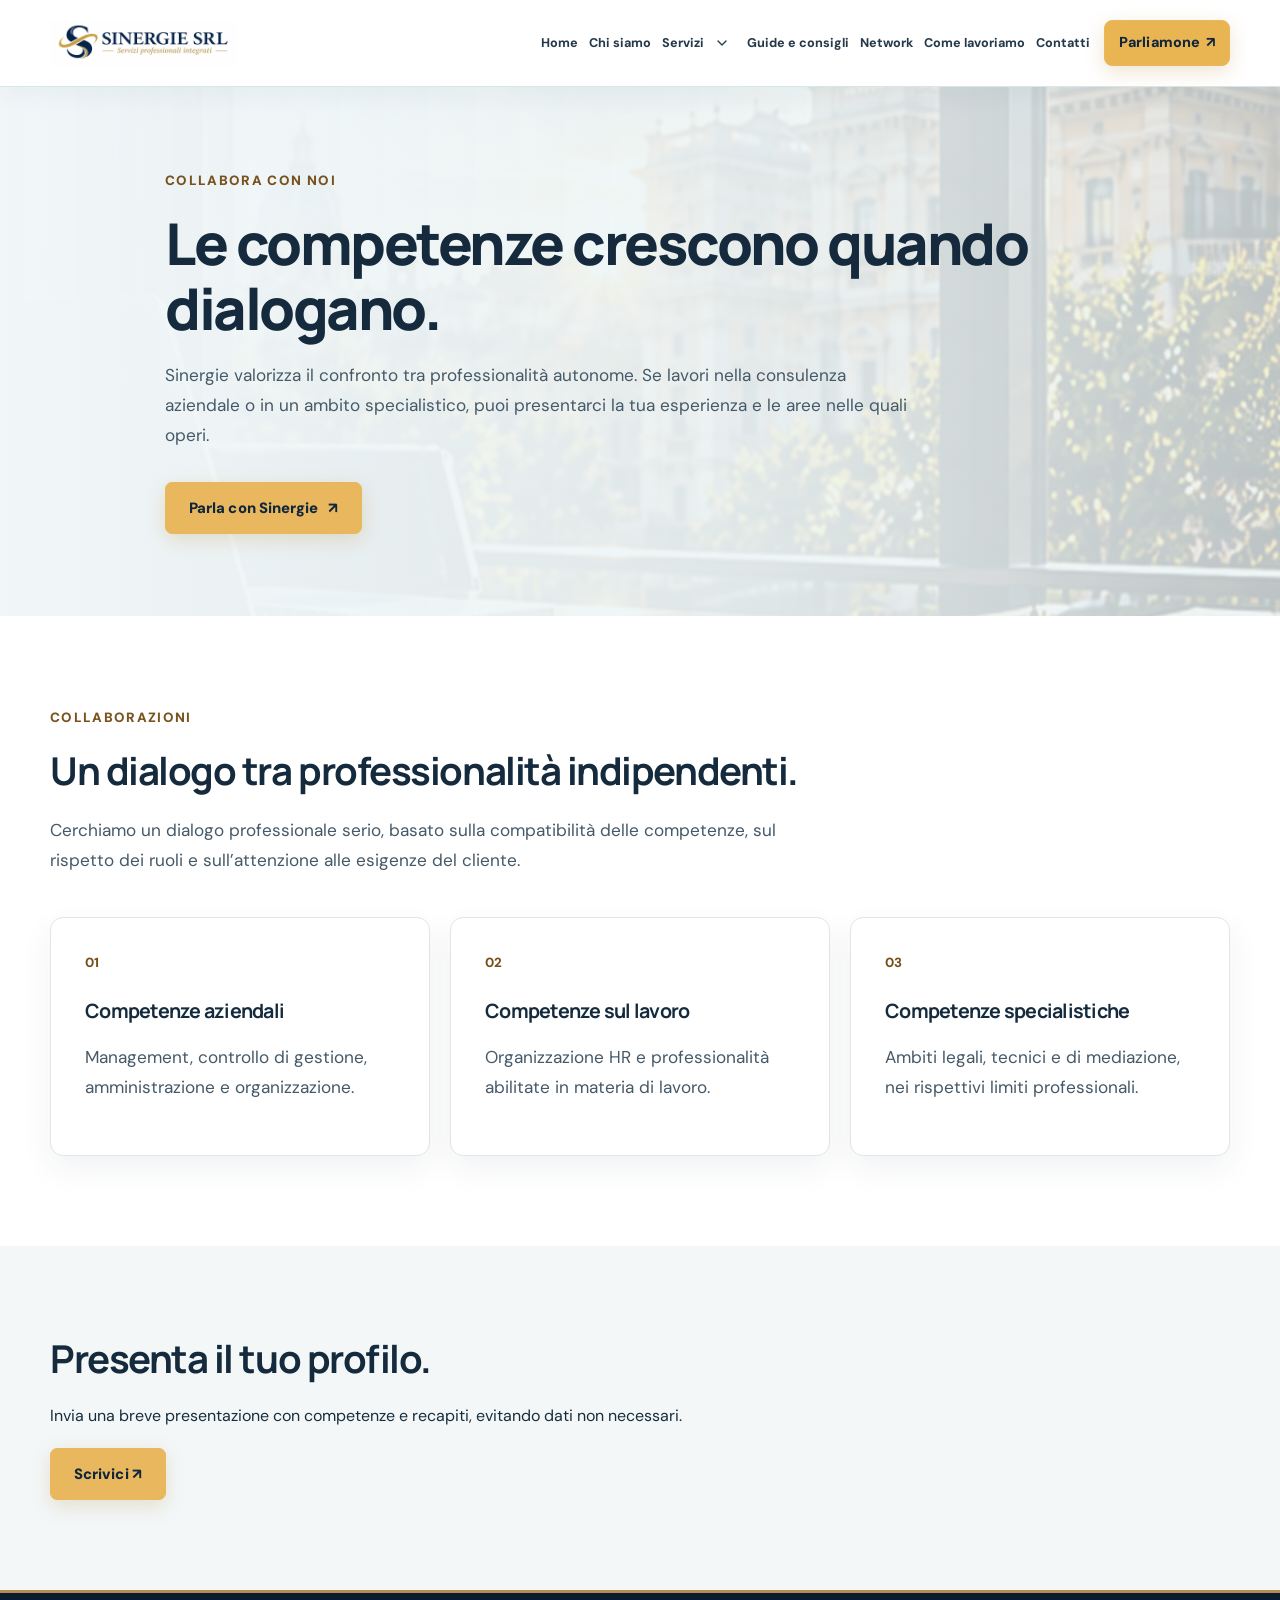
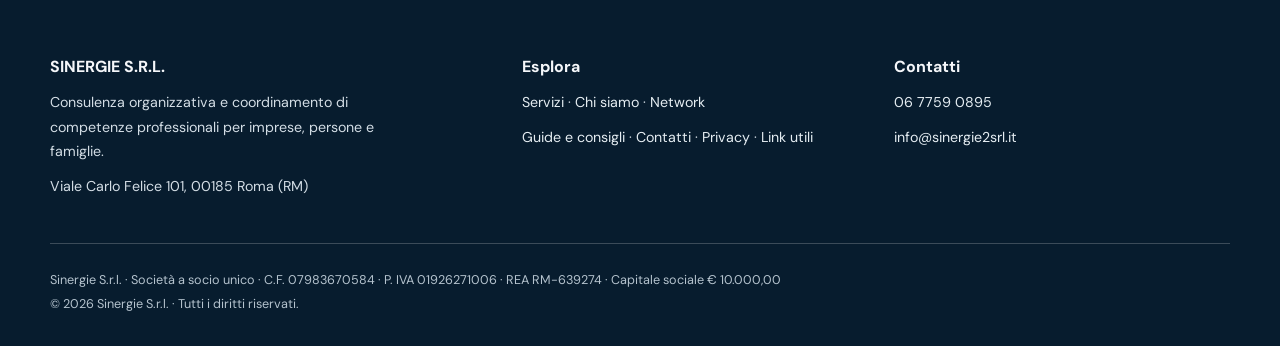
<file: collabora-con-noi.html>
<!DOCTYPE html>

<html lang="it">
<head>
<meta charset="utf-8"/>
<meta content="width=device-width,initial-scale=1" name="viewport"/>
<meta content="#10263c" name="theme-color"/>
<meta content="Presenta il tuo profilo professionale a Sinergie: confronto tra competenze autonome, rispettando ruoli e responsabilità." name="description"/>
<meta content="index,follow" name="robots"/>
<title>Collabora con il network Sinergie | Professionisti</title>
<meta content="website" property="og:type"/>
<meta content="it_IT" property="og:locale"/>
<meta content="Collabora con il network Sinergie | Professionisti" property="og:title"/>
<meta content="Presenta il tuo profilo professionale a Sinergie: confronto tra competenze autonome, rispettando ruoli e responsabilità." property="og:description"/>
<link href="logo.jpg" rel="icon"/>
<script defer="" src="sinergie-2026.js">
</script>
<meta content="light" name="color-scheme"/>
<link href="https://fonts.googleapis.com" rel="preconnect"/>
<link crossorigin="anonymous" href="https://fonts.gstatic.com" rel="preconnect"/>
<meta content="summary_large_image" name="twitter:card"/>
<link rel="stylesheet" href="sinergie-base.css">
<link rel="stylesheet" href="stili/interni.css">
<link href="https://www.sinergie2srl.it/collabora-con-noi.html" rel="canonical"/><meta content="https://www.sinergie2srl.it/collabora-con-noi.html" property="og:url"/><meta content="https://www.sinergie2srl.it/foto.webp" property="og:image"/><link href="sinergie-navigazione-fix.css" rel="stylesheet"/>
</head>
<body>
<a class="skip" href="#contenuto">
   Vai al contenuto
  </a>
<header class="header">
<div class="container header-in">
<a aria-label="Sinergie, homepage" class="logo" href="index.html">
<img alt="Sinergie S.r.l." decoding="async" height="56" loading="eager" src="logo.jpg" width="185"/>
</a>
<button aria-controls="main-nav" aria-expanded="false" class="nav-toggle" type="button">
     Menu
     <span aria-hidden="true">
      ☰
     </span>
</button>
<nav aria-label="Navigazione principale" id="main-nav">
<a href="index.html">
      Home
     </a>
<a href="chi-siamo.html">
      Chi siamo
     </a>
<div class="nav-services"><a class="services-main" href="servizi.html">
      Servizi
     </a><button aria-controls="services-submenu" aria-expanded="false" aria-label="Apri il menu dei servizi" class="services-toggle" type="button"><svg aria-hidden="true" fill="none" stroke="currentColor" stroke-linecap="round" stroke-linejoin="round" stroke-width="2" viewbox="0 0 24 24"><path d="m6 9 6 6 6-6"></path></svg></button><ul class="services-submenu" id="services-submenu"><li><a href="servizi.html">Tutti i servizi</a></li><li><a href="servizi.html#servizi-imprese">Imprese e professionisti</a></li><li><a href="servizi.html#servizi-privati">Persone e famiglie</a></li><li><a href="servizi.html#servizi-trasversali">Fisco e assistenza legale</a></li></ul></div>
<a href="guide-e-consigli.html">Guide e consigli</a>
<a href="network-professionale.html">
      Network
     </a>
<a href="come-lavoriamo.html">
      Come lavoriamo
     </a>
<a href="contatti.html">
      Contatti
     </a>
</nav>
<a aria-label="Contatta Sinergie: apri la pagina Parliamone" class="header-cta" href="parliamone.html">
     Parliamone
     <span aria-hidden="true">
      ↗
     </span>
</a>
</div>
</header>
<main id="contenuto">
<section class="page-hero">
<div class="container page-hero-in">
<div>
<span class="eyebrow">
       COLLABORA CON NOI
      </span>
<h1>Le competenze crescono quando dialogano.</h1>
<p class="lead">Sinergie valorizza il confronto tra professionalità autonome. Se lavori nella consulenza aziendale o in un ambito specialistico, puoi presentarci la tua esperienza e le aree nelle quali operi.</p>
<a class="button" href="parliamone.html#modulo-contatto">
       Parla con Sinergie
       <span aria-hidden="true">
        ↗
       </span>
</a>
</div>
</div>
</section>
<section class="section">
<div class="container">
<div class="section-head">
<span class="eyebrow">
       COLLABORAZIONI
      </span>
<h2>
       Un dialogo tra professionalità indipendenti.
      </h2>
<p>Cerchiamo un dialogo professionale serio, basato sulla compatibilità delle competenze, sul rispetto dei ruoli e sull’attenzione alle esigenze del cliente.</p>
</div>
<div class="cards">
<article class="card">
<span class="card-num">
        01
       </span>
<h3>
        Competenze aziendali
       </h3>
<p>
        Management, controllo di gestione, amministrazione e organizzazione.
       </p>
</article>
<article class="card">
<span class="card-num">
        02
       </span>
<h3>
        Competenze sul lavoro
       </h3>
<p>
        Organizzazione HR e professionalità abilitate in materia di lavoro.
       </p>
</article>
<article class="card">
<span class="card-num">
        03
       </span>
<h3>
        Competenze specialistiche
       </h3>
<p>
        Ambiti legali, tecnici e di mediazione, nei rispettivi limiti professionali.
       </p>
</article>
</div>
</div>
</section>
<section class="section section-tint">
<div class="container narrow">
<h2>
      Presenta il tuo profilo.
     </h2>
<p>
      Invia una breve presentazione con competenze e recapiti, evitando dati non necessari.
     </p>
<a class="button" href="mailto:info@sinergie2srl.it?subject=Proposta%20di%20collaborazione%20professionale">
      Scrivici ↗
     </a>
</div>
</section>
</main>
<footer class="footer">
<div class="container">
<div class="footer-top">
<div>
<strong>
       SINERGIE S.R.L.
      </strong>
<p>Consulenza organizzativa e coordinamento di competenze professionali per imprese, persone e famiglie.</p>
<p>
       Viale Carlo Felice 101, 00185 Roma (RM)
      </p>
</div>
<div>
<strong>
       Esplora
      </strong>
<p>
<a href="servizi.html">
        Servizi
       </a>
       ·
       <a href="chi-siamo.html">
        Chi siamo
       </a>
       ·
       <a href="network-professionale.html">
        Network
       </a>
</p>
<p>
<a href="guide-e-consigli.html">Guide e consigli</a> · <a href="contatti.html">
        Contatti
       </a>
       ·
       <a href="privacy.html">
        Privacy
       </a>
       ·
       <a href="link-utili.html">
        Link utili
       </a>
</p>
</div>
<div>
<strong>
       Contatti
      </strong>
<p>
<a href="tel:+390677590895">
        06 7759 0895
       </a>
</p>
<p>
<a href="mailto:info@sinergie2srl.it">
        info@sinergie2srl.it
       </a>
</p>
</div>
</div>
<div class="footer-bottom">
     Sinergie S.r.l. · Società a socio unico · C.F. 07983670584 · P. IVA 01926271006 · REA RM-639274 · Capitale sociale € 10.000,00
     <br/>
     ©
     <span data-year="">
      2026
     </span>
     Sinergie S.r.l. · Tutti i diritti riservati.
    </div>
</div>
</footer>
<script defer="" src="sinergie-navigazione-responsive.js"></script><script defer="" src="sinergie-elite-navigation.js"></script></body>
</html>
</file>
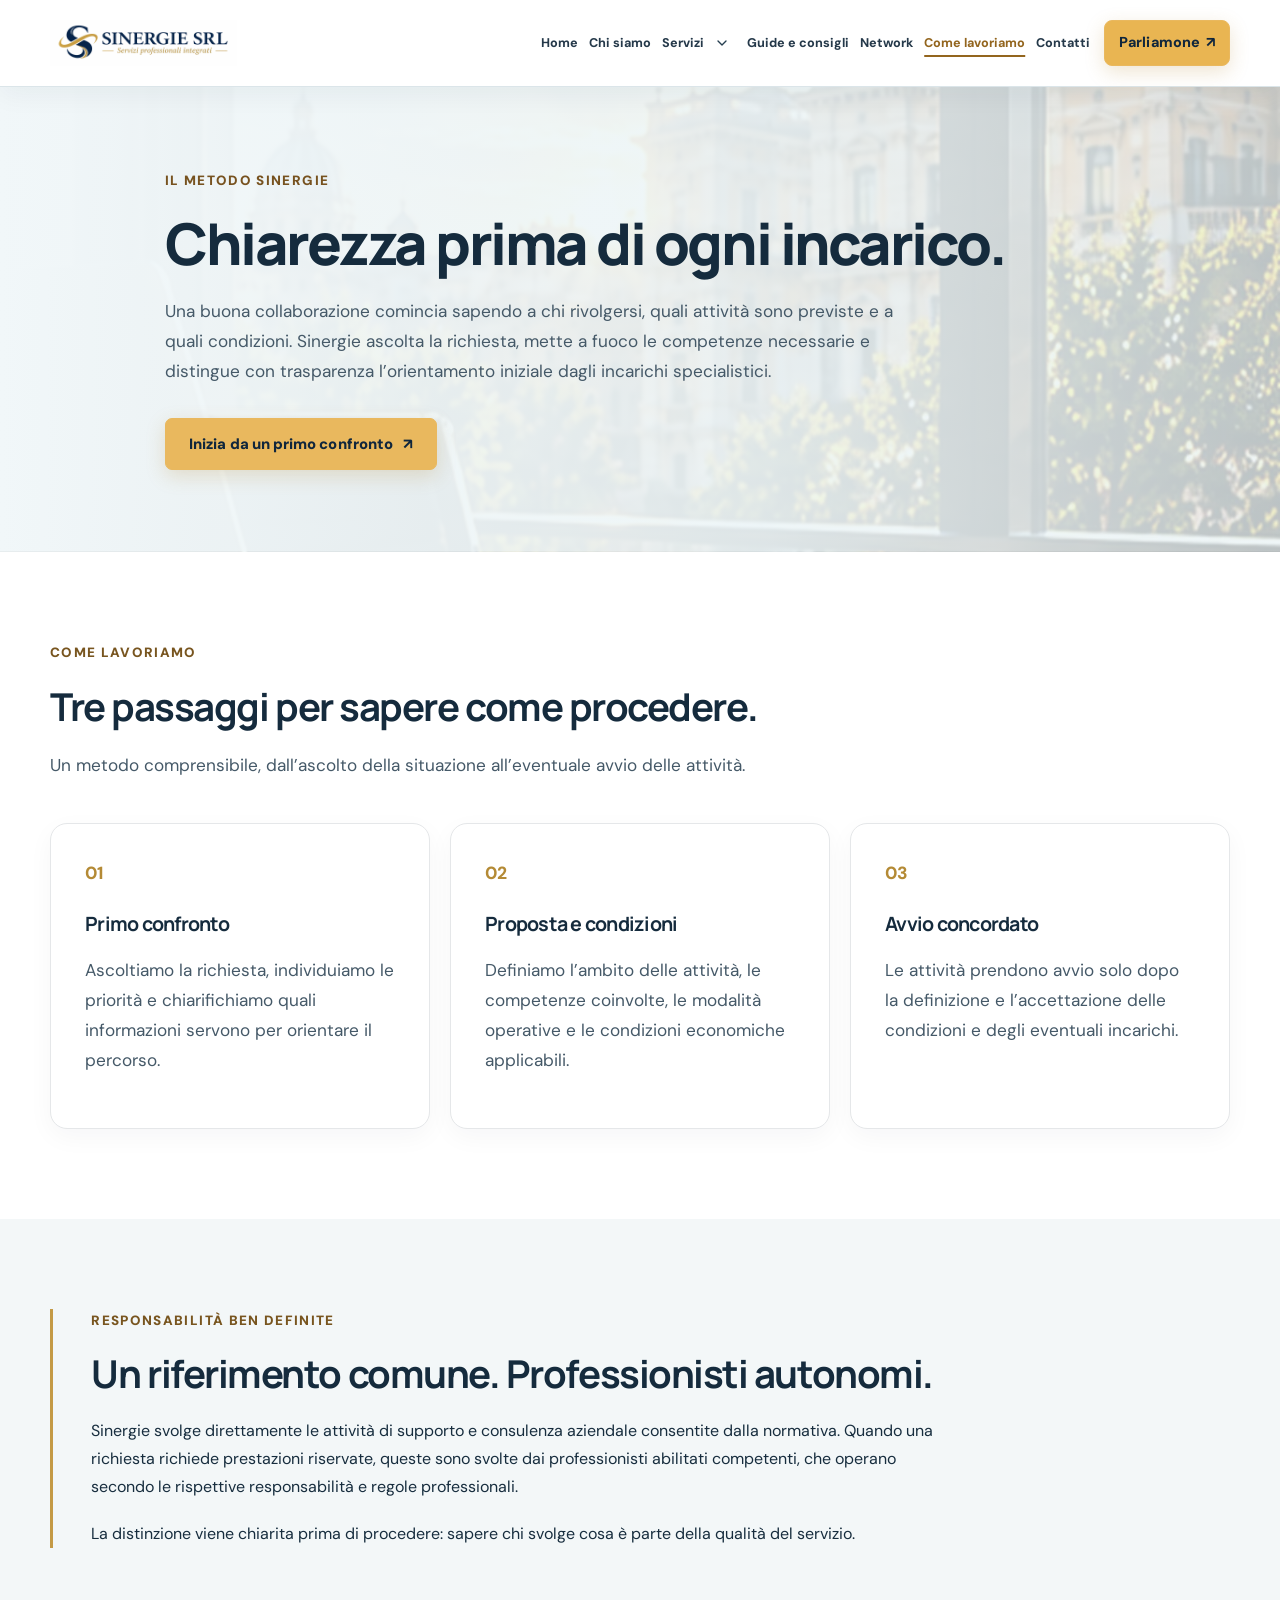
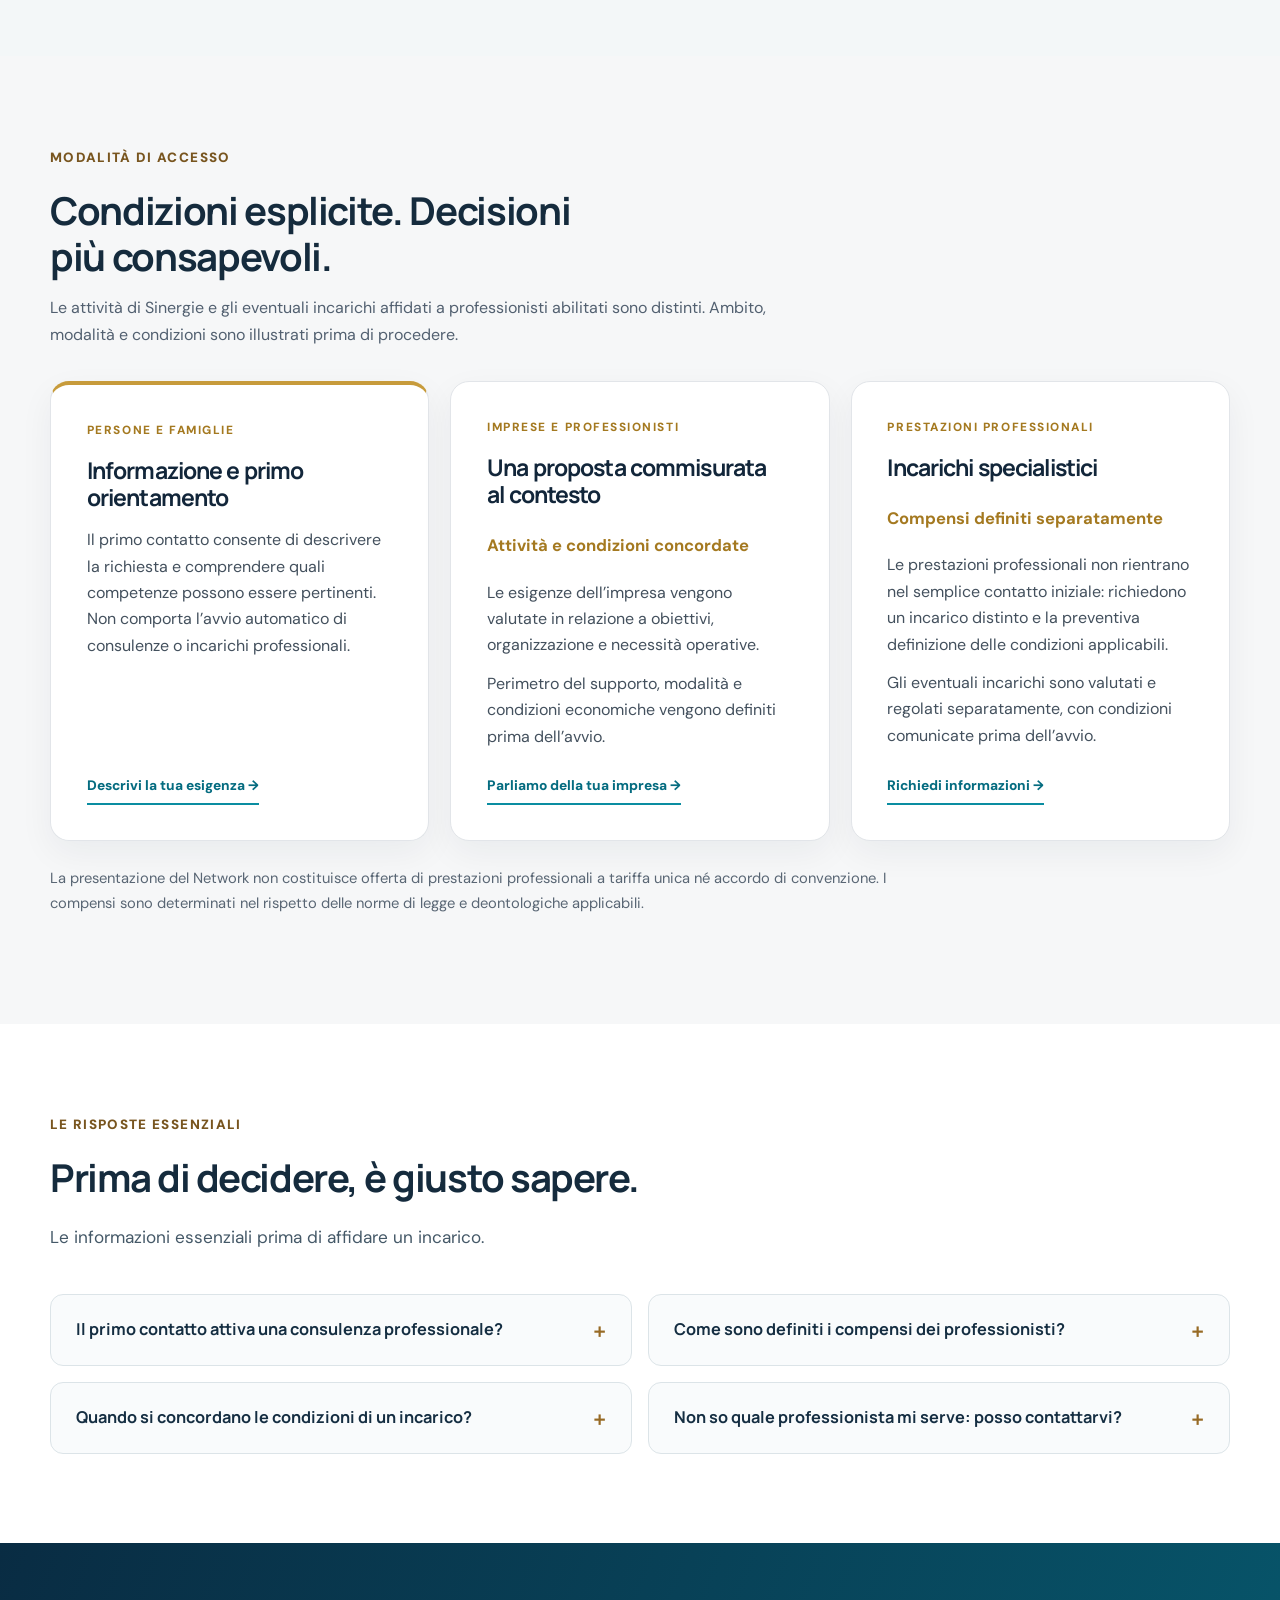
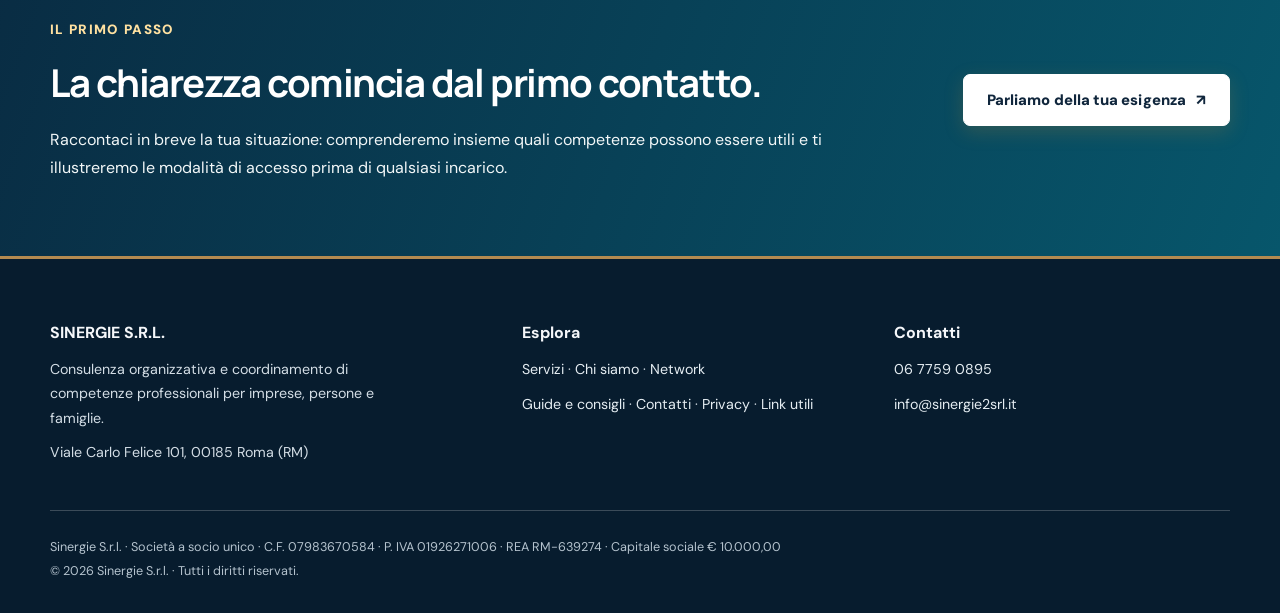
<file: come-lavoriamo.html>
<!DOCTYPE html>

<html lang="it">
<head>
<meta charset="utf-8"/>
<meta content="width=device-width,initial-scale=1" name="viewport"/>
<meta content="#10263c" name="theme-color"/>
<meta content="Come opera Sinergie: ruoli distinti, attività chiarite in anticipo e incarichi professionali autonomi, con compensi concordati secondo la normativa applicabile." name="description"/>
<meta content="index,follow" name="robots"/>
<title>Come lavoriamo, adesione e condizioni | Sinergie</title>
<meta content="website" property="og:type"/>
<meta content="it_IT" property="og:locale"/>
<meta content="Come lavoriamo, adesione e condizioni | Sinergie" property="og:title"/>
<meta content="Come opera Sinergie: ruoli distinti, attività chiarite in anticipo e incarichi professionali autonomi, con compensi concordati secondo la normativa applicabile." property="og:description"/>
<link href="logo.jpg" rel="icon"/>
<script defer="" src="sinergie-2026.js">
</script>
<meta content="light" name="color-scheme"/>
<link href="https://fonts.googleapis.com" rel="preconnect"/>
<link crossorigin="anonymous" href="https://fonts.gstatic.com" rel="preconnect"/>
<meta content="summary_large_image" name="twitter:card"/>
<link href="sinergie-base.css" rel="stylesheet"/>
<link href="stili/metodo.css" rel="stylesheet"/>
<link href="https://www.sinergie2srl.it/come-lavoriamo.html" rel="canonical"><meta content="https://www.sinergie2srl.it/come-lavoriamo.html" property="og:url"/><meta content="https://www.sinergie2srl.it/foto.webp" property="og:image"/></link><link href="sinergie-navigazione-fix.css" rel="stylesheet"/>
</head>
<body>
<a class="skip" href="#contenuto">
   Vai al contenuto
  </a>
<header class="header">
<div class="container header-in">
<a aria-label="Sinergie, homepage" class="logo" href="index.html">
<img alt="Sinergie S.r.l." decoding="async" height="56" loading="eager" src="logo.jpg" width="185"/>
</a>
<button aria-controls="main-nav" aria-expanded="false" class="nav-toggle" type="button">
     Menu
     <span aria-hidden="true">
      ☰
     </span>
</button>
<nav aria-label="Navigazione principale" id="main-nav">
<a href="index.html">
      Home
     </a>
<a href="chi-siamo.html">
      Chi siamo
     </a>
<div class="nav-services"><a class="services-main" href="servizi.html">
      Servizi
     </a><button aria-controls="services-submenu" aria-expanded="false" aria-label="Apri il menu dei servizi" class="services-toggle" type="button"><svg aria-hidden="true" fill="none" stroke="currentColor" stroke-linecap="round" stroke-linejoin="round" stroke-width="2" viewbox="0 0 24 24"><path d="m6 9 6 6 6-6"></path></svg></button><ul class="services-submenu" id="services-submenu"><li><a href="servizi.html">Tutti i servizi</a></li><li><a href="servizi.html#servizi-imprese">Imprese e professionisti</a></li><li><a href="servizi.html#servizi-privati">Persone e famiglie</a></li><li><a href="servizi.html#servizi-trasversali">Fisco e assistenza legale</a></li></ul></div>
<a href="guide-e-consigli.html">Guide e consigli</a>
<a href="network-professionale.html">
      Network
     </a>
<a aria-current="page" href="come-lavoriamo.html">
      Come lavoriamo
     </a>
<a href="contatti.html">
      Contatti
     </a>
</nav>
<a aria-label="Contatta Sinergie: apri la pagina Parliamone" class="header-cta" href="parliamone.html">
     Parliamone
     <span aria-hidden="true">
      ↗
     </span>
</a>
</div>
</header>
<main id="contenuto"><section class="page-hero"><div class="container page-hero-in"><div><span class="eyebrow">IL METODO SINERGIE</span><h1>Chiarezza prima di ogni incarico.</h1><p class="lead">Una buona collaborazione comincia sapendo a chi rivolgersi, quali attività sono previste e a quali condizioni. Sinergie ascolta la richiesta, mette a fuoco le competenze necessarie e distingue con trasparenza l’orientamento iniziale dagli incarichi specialistici.</p><a class="button" href="parliamone.html#modulo-contatto">Inizia da un primo confronto <span aria-hidden="true">↗</span></a></div></div></section>
<section class="section elite-steps" id="come-funziona"><div class="container"><div class="section-head"><span class="eyebrow">COME LAVORIAMO</span><h2>Tre passaggi per sapere come procedere.</h2><p>Un metodo comprensibile, dall’ascolto della situazione all’eventuale avvio delle attività.</p></div><div class="cards"><article class="card"><span class="card-num">01</span><h3>Primo confronto</h3><p>Ascoltiamo la richiesta, individuiamo le priorità e chiarifichiamo quali informazioni servono per orientare il percorso.</p></article><article class="card"><span class="card-num">02</span><h3>Proposta e condizioni</h3><p>Definiamo l’ambito delle attività, le competenze coinvolte, le modalità operative e le condizioni economiche applicabili.</p></article><article class="card"><span class="card-num">03</span><h3>Avvio concordato</h3><p>Le attività prendono avvio solo dopo la definizione e l’accettazione delle condizioni e degli eventuali incarichi.</p></article></div></div></section>
<section class="section section-tint elite-perimeter"><div class="container narrow"><span class="eyebrow">RESPONSABILITÀ BEN DEFINITE</span><h2>Un riferimento comune. Professionisti autonomi.</h2><p>Sinergie svolge direttamente le attività di supporto e consulenza aziendale consentite dalla normativa. Quando una richiesta richiede prestazioni riservate, queste sono svolte dai professionisti abilitati competenti, che operano secondo le rispettive responsabilità e regole professionali.</p><p>La distinzione viene chiarita prima di procedere: sapere chi svolge cosa è parte della qualità del servizio.</p></div></section>
<section class="section elite-conditions" id="modalita-accesso"><div class="container"><div class="elite-conditions-intro"><span class="eyebrow">MODALITÀ DI ACCESSO</span><h2>Condizioni esplicite. Decisioni più consapevoli.</h2><p>Le attività di Sinergie e gli eventuali incarichi affidati a professionisti abilitati sono distinti. Ambito, modalità e condizioni sono illustrati prima di procedere.</p></div><div class="elite-conditions-grid"><article class="elite-condition-card elite-condition-featured"><span class="elite-condition-label">PERSONE E FAMIGLIE</span><h3>Informazione e primo orientamento</h3><p>Il primo contatto consente di descrivere la richiesta e comprendere quali competenze possono essere pertinenti. Non comporta l’avvio automatico di consulenze o incarichi professionali.</p><a class="text-link" href="parliamone.html#modulo-contatto">Descrivi la tua esigenza <span aria-hidden="true">→</span></a></article><article class="elite-condition-card"><span class="elite-condition-label">IMPRESE E PROFESSIONISTI</span><h3>Una proposta commisurata al contesto</h3><p class="elite-condition-subtitle">Attività e condizioni concordate</p><p>Le esigenze dell’impresa vengono valutate in relazione a obiettivi, organizzazione e necessità operative.</p><p>Perimetro del supporto, modalità e condizioni economiche vengono definiti prima dell’avvio.</p><a class="text-link" href="parliamone.html?servizio=Consulenza%20aziendale%20e%20amministrativa#modulo-contatto">Parliamo della tua impresa <span aria-hidden="true">→</span></a></article><article class="elite-condition-card"><span class="elite-condition-label">PRESTAZIONI PROFESSIONALI</span><h3>Incarichi specialistici</h3><p class="elite-condition-subtitle">Compensi definiti separatamente</p><p>Le prestazioni professionali non rientrano nel semplice contatto iniziale: richiedono un incarico distinto e la preventiva definizione delle condizioni applicabili.</p><p>Gli eventuali incarichi sono valutati e regolati separatamente, con condizioni comunicate prima dell’avvio.</p><a class="text-link" href="parliamone.html#modulo-contatto">Richiedi informazioni <span aria-hidden="true">→</span></a></article></div><p class="elite-conditions-note">La presentazione del Network non costituisce offerta di prestazioni professionali a tariffa unica né accordo di convenzione. I compensi sono determinati nel rispetto delle norme di legge e deontologiche applicabili.</p></div></section>
<section class="section faq-section" id="domande-frequenti"><div class="container"><div class="section-head"><span class="eyebrow">LE RISPOSTE ESSENZIALI</span><h2>Prima di decidere, è giusto sapere.</h2><p>Le informazioni essenziali prima di affidare un incarico.</p></div><div class="faq-grid"><details><summary>Il primo contatto attiva una consulenza professionale?</summary><p>No. Il primo contatto serve a descrivere l’esigenza e identificare le competenze pertinenti. L’eventuale consulenza richiede un incarico autonomo.</p></details><details><summary>Come sono definiti i compensi dei professionisti?</summary><p>Il professionista incaricato comunica preventivamente, nelle forme previste dalla normativa applicabile, il compenso e gli oneri prevedibili, tenendo conto della natura e della complessità dell’attività.</p></details><details><summary>Quando si concordano le condizioni di un incarico?</summary><p>Prima dell’avvio delle attività, con indicazione dell’oggetto dell’incarico, dei costi e delle responsabilità pertinenti.</p></details><details><summary>Non so quale professionista mi serve: posso contattarvi?</summary><p>Sì. Puoi descrivere la situazione in termini generali; il primo contatto non costituisce di per sé un incarico professionale.</p></details></div></div></section>
<section aria-label="Contatta Sinergie" class="cta cta-conversion"><div class="container cta-in"><div><span class="eyebrow">IL PRIMO PASSO</span><h2>La chiarezza comincia dal primo contatto.</h2><p>Raccontaci in breve la tua situazione: comprenderemo insieme quali competenze possono essere utili e ti illustreremo le modalità di accesso prima di qualsiasi incarico.</p></div><a class="button button-light" href="parliamone.html">Parliamo della tua esigenza <span aria-hidden="true">↗</span></a></div></section></main>
<footer class="footer">
<div class="container">
<div class="footer-top">
<div>
<strong>
       SINERGIE S.R.L.
      </strong>
<p>Consulenza organizzativa e coordinamento di competenze professionali per imprese, persone e famiglie.</p>
<p>
       Viale Carlo Felice 101, 00185 Roma (RM)
      </p>
</div>
<div>
<strong>
       Esplora
      </strong>
<p>
<a href="servizi.html">
        Servizi
       </a>
       ·
       <a href="chi-siamo.html">
        Chi siamo
       </a>
       ·
       <a href="network-professionale.html">
        Network
       </a>
</p>
<p>
<a href="guide-e-consigli.html">Guide e consigli</a> · <a href="contatti.html">
        Contatti
       </a>
       ·
       <a href="privacy.html">
        Privacy
       </a>
       ·
       <a href="link-utili.html">
        Link utili
       </a>
</p>
</div>
<div>
<strong>
       Contatti
      </strong>
<p>
<a href="tel:+390677590895">
        06 7759 0895
       </a>
</p>
<p>
<a href="mailto:info@sinergie2srl.it">
        info@sinergie2srl.it
       </a>
</p>
</div>
</div>
<div class="footer-bottom">
     Sinergie S.r.l. · Società a socio unico · C.F. 07983670584 · P. IVA 01926271006 · REA RM-639274 · Capitale sociale € 10.000,00
     <br/>
     ©
     <span data-year="">
      2026
     </span>
     Sinergie S.r.l. · Tutti i diritti riservati.
    </div>
</div>
</footer>
<script defer="" src="sinergie-navigazione-responsive.js"></script><script defer="" src="sinergie-elite-navigation.js"></script></body>
</html>
</file>
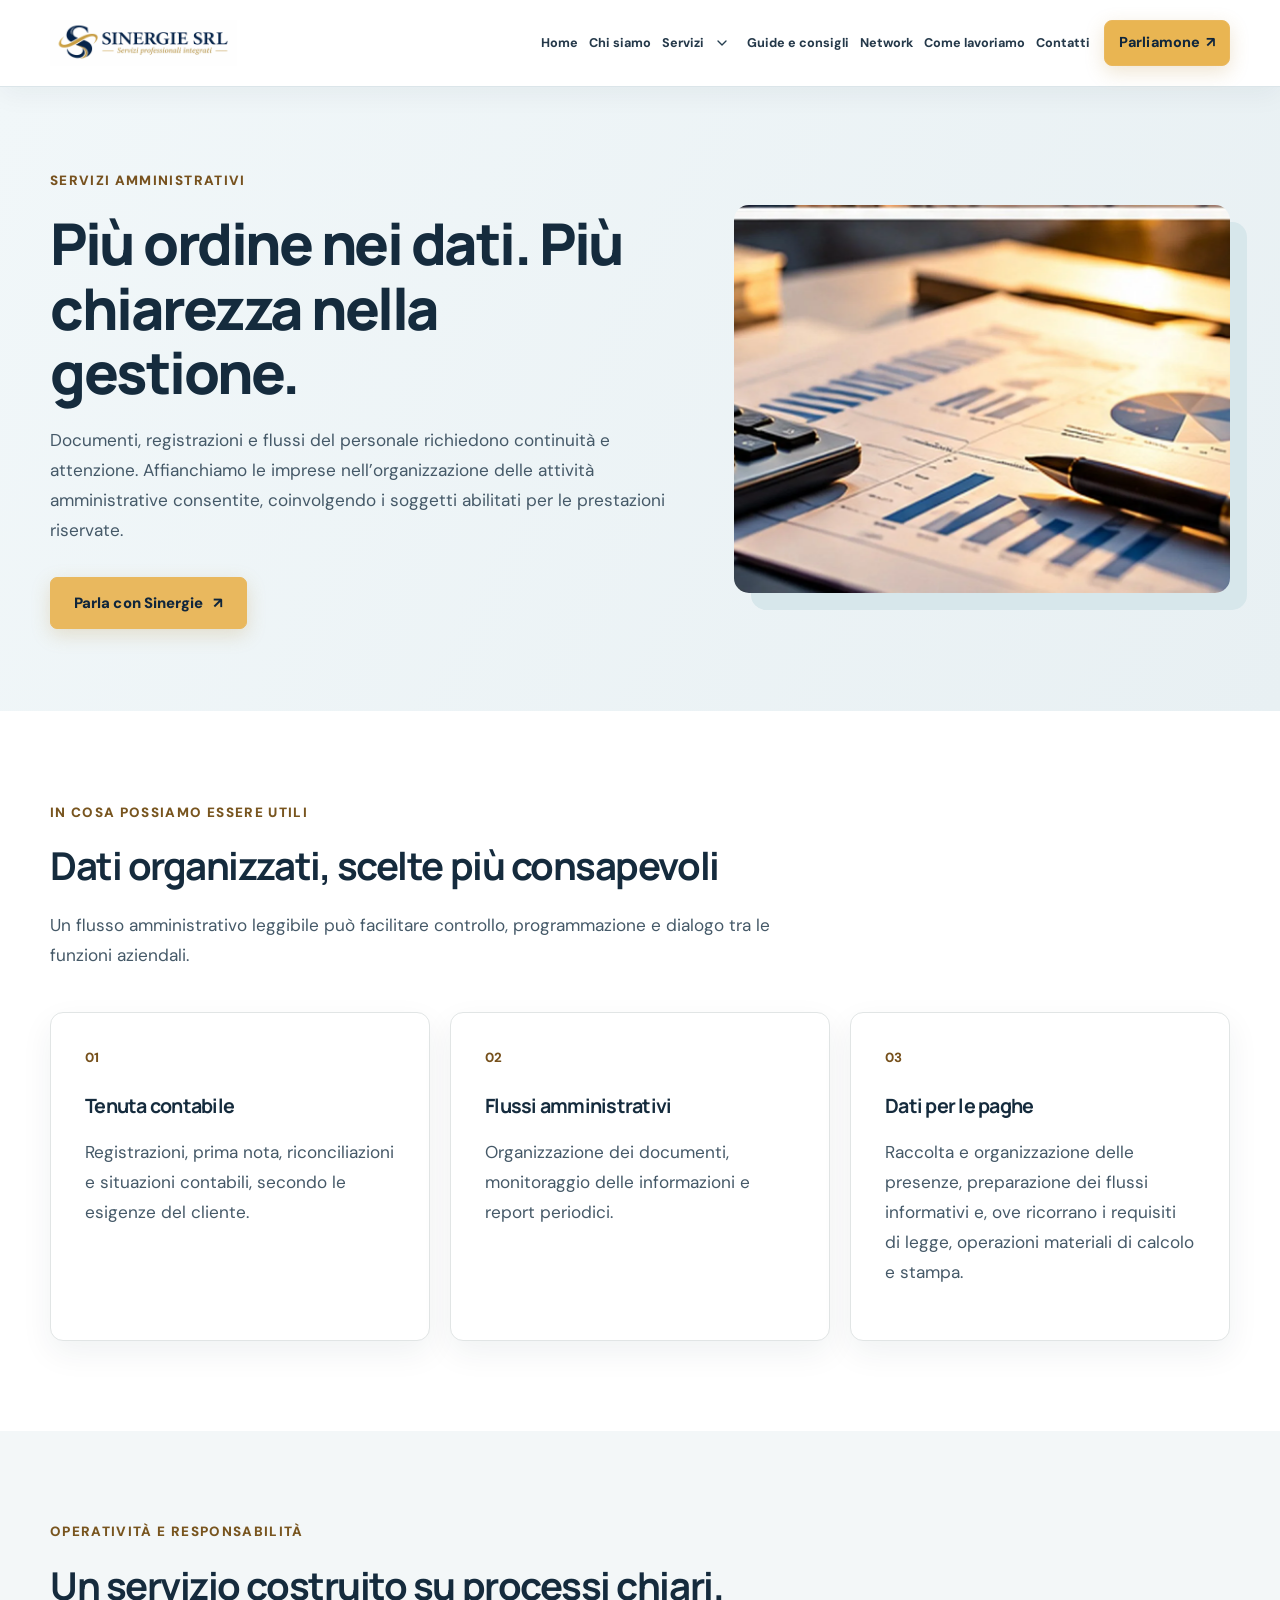
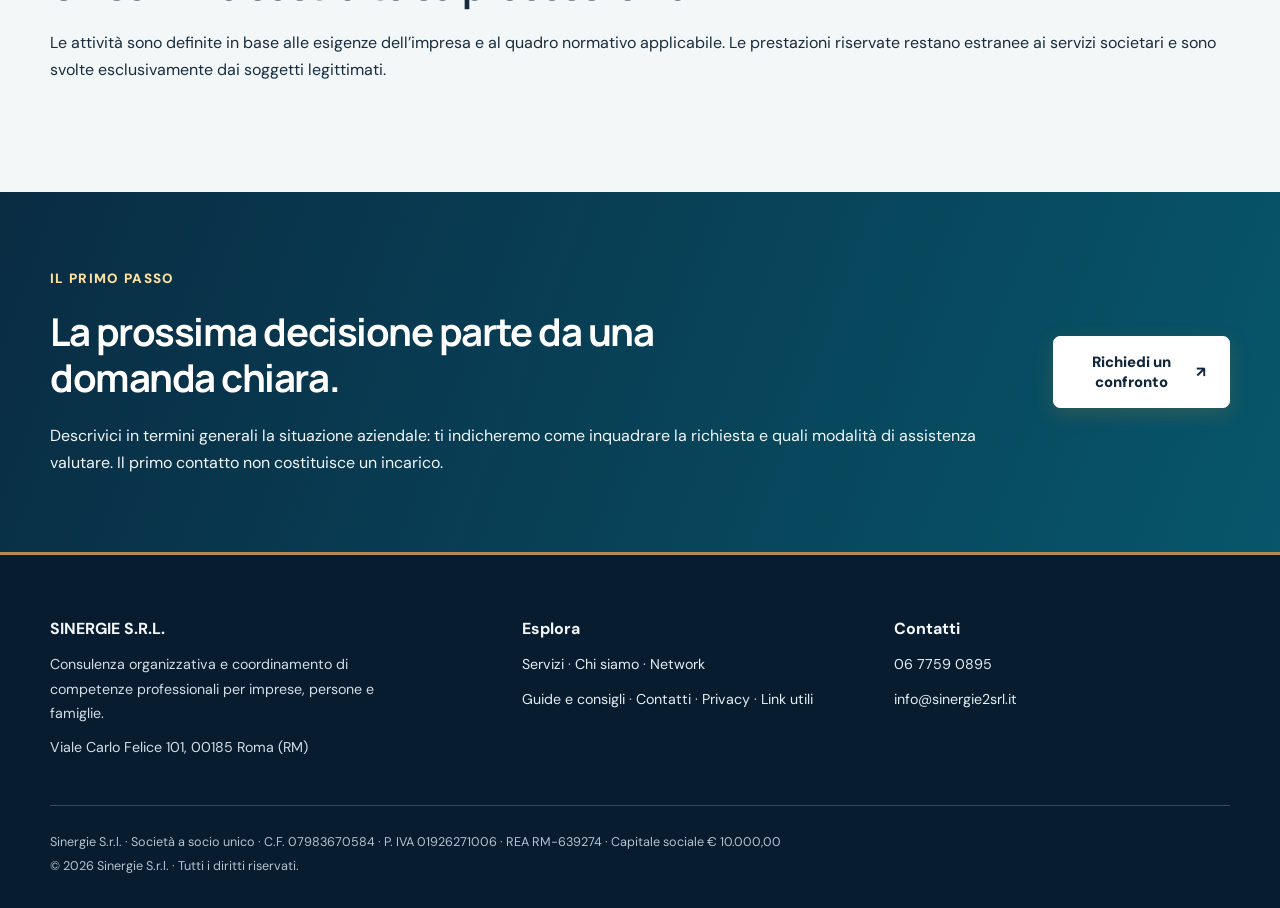
<file: contabilita-paghe.html>
<!DOCTYPE html>

<html lang="it">
<head>
<meta charset="utf-8"/>
<meta content="width=device-width,initial-scale=1" name="viewport"/>
<meta content="#10263c" name="theme-color"/>
<meta content="Supporto ai flussi amministrativi e ai dati per le paghe, nel rispetto delle attività riservate ai professionisti abilitati." name="description"/>
<meta content="index,follow" name="robots"/>
<title>Organizzazione contabile e dati per le paghe | Sinergie</title>
<meta content="website" property="og:type"/>
<meta content="it_IT" property="og:locale"/>
<meta content="Organizzazione contabile e dati per le paghe | Sinergie" property="og:title"/>
<meta content="Supporto ai flussi amministrativi e ai dati per le paghe, nel rispetto delle attività riservate ai professionisti abilitati." property="og:description"/>
<link href="logo.jpg" rel="icon"/>
<script defer="" src="sinergie-2026.js">
</script>
<meta content="light" name="color-scheme"/>
<link href="https://fonts.googleapis.com" rel="preconnect"/>
<link crossorigin="anonymous" href="https://fonts.gstatic.com" rel="preconnect"/>
<meta content="summary_large_image" name="twitter:card"/>
<link rel="stylesheet" href="sinergie-base.css">
<link rel="stylesheet" href="stili/interni.css">
<link href="https://www.sinergie2srl.it/contabilita-paghe.html" rel="canonical"/><meta content="https://www.sinergie2srl.it/contabilita-paghe.html" property="og:url"/><meta content="https://www.sinergie2srl.it/foto-contabilita-paghe.webp" property="og:image"/><link href="sinergie-navigazione-fix.css" rel="stylesheet"/>
</head>
<body>
<a class="skip" href="#contenuto">
   Vai al contenuto
  </a>
<header class="header">
<div class="container header-in">
<a aria-label="Sinergie, homepage" class="logo" href="index.html">
<img alt="Sinergie S.r.l." decoding="async" height="56" loading="eager" src="logo.jpg" width="185"/>
</a>
<button aria-controls="main-nav" aria-expanded="false" class="nav-toggle" type="button">
     Menu
     <span aria-hidden="true">
      ☰
     </span>
</button>
<nav aria-label="Navigazione principale" id="main-nav">
<a href="index.html">
      Home
     </a>
<a href="chi-siamo.html">
      Chi siamo
     </a>
<div class="nav-services"><a class="services-main" href="servizi.html">
      Servizi
     </a><button aria-controls="services-submenu" aria-expanded="false" aria-label="Apri il menu dei servizi" class="services-toggle" type="button"><svg aria-hidden="true" fill="none" stroke="currentColor" stroke-linecap="round" stroke-linejoin="round" stroke-width="2" viewbox="0 0 24 24"><path d="m6 9 6 6 6-6"></path></svg></button><ul class="services-submenu" id="services-submenu"><li><a href="servizi.html">Tutti i servizi</a></li><li><a href="servizi.html#servizi-imprese">Imprese e professionisti</a></li><li><a href="servizi.html#servizi-privati">Persone e famiglie</a></li><li><a href="servizi.html#servizi-trasversali">Fisco e assistenza legale</a></li></ul></div>
<a href="guide-e-consigli.html">Guide e consigli</a>
<a href="network-professionale.html">
      Network
     </a>
<a href="come-lavoriamo.html">
      Come lavoriamo
     </a>
<a href="contatti.html">
      Contatti
     </a>
</nav>
<a aria-label="Contatta Sinergie: apri la pagina Parliamone" class="header-cta" href="parliamone.html">
     Parliamone
     <span aria-hidden="true">
      ↗
     </span>
</a>
</div>
</header>
<main id="contenuto">
<section class="page-hero">
<div class="container page-hero-in">
<div>
<span class="eyebrow">
       SERVIZI AMMINISTRATIVI
      </span>
<h1>Più ordine nei dati. Più chiarezza nella gestione.</h1>
<p class="lead">Documenti, registrazioni e flussi del personale richiedono continuità e attenzione. Affianchiamo le imprese nell’organizzazione delle attività amministrative consentite, coinvolgendo i soggetti abilitati per le prestazioni riservate.</p>
<a class="button" href="parliamone.html#modulo-contatto">
       Parla con Sinergie
       <span aria-hidden="true">
        ↗
       </span>
</a>
</div>
<img alt="" decoding="async" height="800" loading="lazy" src="foto-contabilita-paghe.webp" width="1600"/>
</div>
</section>
<section class="section">
<div class="container">
<div class="section-head">
<span class="eyebrow">
       IN COSA POSSIAMO ESSERE UTILI
      </span>
<h2>Dati organizzati, scelte più consapevoli</h2>
<p>Un flusso amministrativo leggibile può facilitare controllo, programmazione e dialogo tra le funzioni aziendali.</p>
</div>
<div class="cards">
<article class="card">
<span class="card-num">
        01
       </span>
<h3>
        Tenuta contabile
       </h3>
<p>
        Registrazioni, prima nota, riconciliazioni e situazioni contabili, secondo le esigenze del cliente.
       </p>
</article>
<article class="card">
<span class="card-num">
        02
       </span>
<h3>
        Flussi amministrativi
       </h3>
<p>
        Organizzazione dei documenti, monitoraggio delle informazioni e report periodici.
       </p>
</article>
<article class="card">
<span class="card-num">
        03
       </span>
<h3>
        Dati per le paghe
       </h3>
<p>
        Raccolta e organizzazione delle presenze, preparazione dei flussi informativi e, ove ricorrano i requisiti di legge, operazioni materiali di calcolo e stampa.
       </p>
</article>
</div>
</div>
</section>
<section class="section section-tint">
<div class="container narrow">
<span class="eyebrow">
      OPERATIVITÀ E RESPONSABILITÀ
     </span>
<h2>
      Un servizio costruito su processi chiari.
     </h2>
<p>
      Le attività sono definite in base alle esigenze dell’impresa e al quadro normativo applicabile. Le prestazioni riservate restano estranee ai servizi societari e sono svolte esclusivamente dai soggetti legittimati.
     </p>
</div>
</section>
<section class="cta">
<div class="container cta-in">
<div>
<span class="eyebrow">
       IL PRIMO PASSO
      </span>
<h2>La prossima decisione parte da una domanda chiara.</h2>
<p>Descrivici in termini generali la situazione aziendale: ti indicheremo come inquadrare la richiesta e quali modalità di assistenza valutare. Il primo contatto non costituisce un incarico.</p>
</div>
<a class="button button-light" href="parliamone.html?servizio=Contabilit%C3%A0%20e%20dati%20per%20le%20paghe#modulo-contatto">
      Richiedi un confronto
      <span aria-hidden="true">
       ↗
      </span>
</a>
</div>
</section>
</main>
<footer class="footer">
<div class="container">
<div class="footer-top">
<div>
<strong>
       SINERGIE S.R.L.
      </strong>
<p>Consulenza organizzativa e coordinamento di competenze professionali per imprese, persone e famiglie.</p>
<p>
       Viale Carlo Felice 101, 00185 Roma (RM)
      </p>
</div>
<div>
<strong>
       Esplora
      </strong>
<p>
<a href="servizi.html">
        Servizi
       </a>
       ·
       <a href="chi-siamo.html">
        Chi siamo
       </a>
       ·
       <a href="network-professionale.html">
        Network
       </a>
</p>
<p>
<a href="guide-e-consigli.html">Guide e consigli</a> · <a href="contatti.html">
        Contatti
       </a>
       ·
       <a href="privacy.html">
        Privacy
       </a>
       ·
       <a href="link-utili.html">
        Link utili
       </a>
</p>
</div>
<div>
<strong>
       Contatti
      </strong>
<p>
<a href="tel:+390677590895">
        06 7759 0895
       </a>
</p>
<p>
<a href="mailto:info@sinergie2srl.it">
        info@sinergie2srl.it
       </a>
</p>
</div>
</div>
<div class="footer-bottom">
     Sinergie S.r.l. · Società a socio unico · C.F. 07983670584 · P. IVA 01926271006 · REA RM-639274 · Capitale sociale € 10.000,00
     <br/>
     ©
     <span data-year="">
      2026
     </span>
     Sinergie S.r.l. · Tutti i diritti riservati.
    </div>
</div>
</footer>
<script defer="" src="sinergie-navigazione-responsive.js"></script><script defer="" src="sinergie-elite-navigation.js"></script></body>
</html>
</file>
<file: sinergie-base.css>
/* SINERGIE | Regole visive condivise. Caricare prima del tema pagina. */
/* Source: sinergie-premium-2026.css */
/* SINERGIE S.R.L. — EDIZIONE PREMIUM ORO | Foglio consolidato */

/* === sinergie-2026.css === */
@import url('https://fonts.googleapis.com/css2?family=DM+Sans:wght@400;500;600;700&family=Manrope:wght@400;500;600;700;800&display=swap');
:root{--navy:#10263c;--navy2:#183952;--gold:#c99d57;--ink:#182b3b;--muted:#58697a;--paper:#fff;--tint:#f4f7f8;--line:#dfe6e9}*{box-sizing:border-box}html{scroll-behavior:smooth}body{margin:0;font:16px/1.75 'DM Sans',Arial,sans-serif;color:var(--ink);background:#fff}h1,h2,h3{font-family:Manrope,Arial,sans-serif;line-height:1.18;letter-spacing:-.035em;margin:0 0 20px}h1{font-size:clamp(2.6rem,5vw,4.65rem);font-weight:800}h2{font-size:clamp(1.9rem,3vw,2.85rem)}h3{font-size:1.23rem}p{margin:0 0 19px}a{color:inherit}a:focus-visible,button:focus-visible,select:focus-visible,textarea:focus-visible,input:focus-visible{outline:3px solid var(--gold);outline-offset:4px}.container{width:min(1180px,calc(100% - 48px));margin:auto}.narrow{max-width:800px}.skip{position:absolute;top:-100px;left:20px;background:#fff;padding:10px;z-index:99}.skip:focus{top:10px}.header{background:#fff;position:sticky;top:0;z-index:30;border-bottom:1px solid #e6eaed;box-shadow:0 4px 16px #10263c08}.header-in{display:flex;align-items:center;gap:30px;min-height:86px}.logo{display:flex;align-items:center;flex-shrink:0}.logo img{width:185px;height:auto;max-height:62px;object-fit:contain}.header nav{display:flex;align-items:center;gap:23px;margin-left:auto}.header nav a{font-size:.85rem;font-weight:700;text-decoration:none;color:#34475a;white-space:nowrap}.header nav a:hover,.header nav a[aria-current]{color:#ae7d37}.header-cta{background:var(--navy);color:#fff;text-decoration:none;font-weight:700;padding:12px 17px;border-radius:5px;font-size:.85rem;white-space:nowrap}.nav-toggle{display:none}.eyebrow{display:block;color:#b38747;font-weight:800;font-size:.76rem;letter-spacing:.16em;text-transform:uppercase;margin-bottom:19px}.home-hero{background:linear-gradient(90deg,#091e32ed 0%,#0b263bda 52%,#0b263b60 100%),url('foto.webp') center/cover;min-height:600px;display:flex;align-items:center;color:white}.home-hero-in{padding:105px 0;max-width:1180px}.home-hero h1{max-width:810px}.home-hero p{max-width:690px;font-size:1.14rem;color:#e4eaf0}.hero-buttons{display:flex;gap:13px;flex-wrap:wrap;margin-top:35px}.button{display:inline-flex;align-items:center;justify-content:center;gap:10px;border:0;background:var(--gold);color:#10263c;text-decoration:none;border-radius:5px;padding:15px 23px;font:700 .93rem 'DM Sans',Arial,sans-serif;cursor:pointer;transition:transform .2s,background .2s}.button:hover{background:#e3b46a;transform:translateY(-2px)}.button-ghost{background:transparent;color:#fff;border:1px solid #ffffffa6}.button-ghost:hover{background:#ffffff22}.button-light{background:#fff}.proof-strip{border-bottom:1px solid var(--line)}.proof-grid{display:grid;grid-template-columns:repeat(3,1fr);gap:20px;padding:25px 0}.proof-grid div{padding:0 25px;border-left:2px solid var(--gold)}.proof-grid strong,.proof-grid span{display:block}.proof-grid strong{font-size:.95rem}.proof-grid span{color:var(--muted);font-size:.83rem}.section{padding:95px 0}.section-tint{background:var(--tint)}.section-head{max-width:760px;margin-bottom:42px}.section-head p{color:var(--muted);font-size:1.05rem}.cards{display:grid;grid-template-columns:repeat(3,1fr);gap:20px}.card{padding:34px;border:1px solid var(--line);border-radius:9px;background:#fff;box-shadow:0 8px 25px #10263c07}.card-num{display:block;color:#b48748;font-weight:800;font-size:.83rem;margin-bottom:24px}.card p{color:var(--muted);font-size:.95rem}.split{display:grid;grid-template-columns:1fr 1fr;gap:75px;align-items:center}.split>div>p{color:var(--muted)}.steps{list-style:none;counter-reset:step;margin:0;padding:0}.steps li{counter-increment:step;display:grid;grid-template-columns:52px 1fr;gap:0 14px;padding:22px 0;border-bottom:1px solid var(--line)}.steps li:before{content:'0' counter(step);grid-row:span 2;color:#ae7d37;font-weight:800;font-size:1.35rem}.steps strong{font-size:1.05rem}.steps span{color:var(--muted)}.text-link{font-weight:800;color:#194462;text-decoration:none;border-bottom:2px solid var(--gold);padding-bottom:5px}.link-grid{display:grid;grid-template-columns:repeat(3,1fr);gap:18px}.service-link{position:relative;display:flex;flex-direction:column;gap:13px;min-height:245px;padding:29px;border:1px solid var(--line);border-radius:8px;text-decoration:none;background:#fff;transition:transform .2s,box-shadow .2s}.service-link:hover{transform:translateY(-4px);box-shadow:0 15px 28px #10263c14}.service-link small{font-size:.72rem;letter-spacing:.1em;text-transform:uppercase;color:#a4783b;font-weight:800}.service-link strong{font-family:Manrope;font-size:1.18rem;line-height:1.3}.service-link span{font-size:.92rem;color:var(--muted)}.service-link b{position:absolute;bottom:20px;right:23px;font-size:1.4rem;color:#b78b4c}.quote-panel{background:var(--navy);color:#fff;padding:48px;border-radius:8px}.quote-panel blockquote{font:600 clamp(1.3rem,2.2vw,2rem)/1.4 Manrope;margin:0}.quote-panel p{color:#d8e1e8}.cta{background:var(--navy);color:white;padding:75px 0}.cta-in{display:flex;align-items:center;justify-content:space-between;gap:40px}.cta h2{max-width:650px}.cta p{color:#d3dfe8;margin:0}.page-hero{background:#eef3f5;padding:70px 0}.page-hero-in{display:grid;grid-template-columns:1.25fr 1fr;gap:65px;align-items:center}.page-hero-in:has(>div:only-child){grid-template-columns:1fr;max-width:950px}.page-hero .lead{font-size:1.12rem;color:#455b6e;max-width:730px}.page-hero .button{margin-top:13px}.page-hero img{width:100%;aspect-ratio:1.28;object-fit:cover;border-radius:8px;box-shadow:18px 18px 0 #dce7eb}.contact-grid{display:grid;grid-template-columns:1.25fr .8fr;gap:40px;align-items:start}.contact-panel,.contact-aside{padding:37px;border:1px solid var(--line);border-radius:9px}.contact-aside{background:var(--tint)}label{display:block;font-weight:700;margin:17px 0 6px}select,textarea{width:100%;padding:14px;border:1px solid #aebdc6;border-radius:5px;font:inherit;background:#fff;color:var(--ink)}textarea{resize:vertical}.checkbox-label{display:flex;gap:10px;align-items:flex-start;font-weight:400;font-size:.9rem}.checkbox-label input{margin-top:7px}.small{font-size:.83rem;color:var(--muted)}.error{color:#b52832;font-weight:700}.contact-detail{display:block;font-size:1.13rem;font-weight:700;color:var(--navy);margin:15px 0;overflow-wrap:anywhere}.legal-note{font-size:.88rem;color:var(--muted)}.legal-content h1{font-size:2.7rem}.legal-content h2{font-size:1.6rem;margin-top:38px}.legal-content a{color:#12527b}.legal-content section{margin:0;padding:0}.legal-content .wrap,.legal-content .container{width:100%;max-width:100%}.footer{background:#091e30;color:#f5f7fa;padding:60px 0 30px}.footer-top{display:grid;grid-template-columns:1.3fr 1fr 1fr;gap:35px}.footer strong{font-size:1rem}.footer p{color:#d3dde5;font-size:.89rem;margin:10px 0}.footer a{color:#e5edf2;text-decoration:none}.footer a:hover{text-decoration:underline}.footer-bottom{margin-top:35px;padding-top:24px;border-top:1px solid #ffffff35;color:#b5c3ce;font-size:.79rem;line-height:1.9}@media(max-width:1050px){.header nav{gap:12px}.header nav a{font-size:.78rem}.header-cta{display:none}.cards,.link-grid{grid-template-columns:repeat(2,1fr)}}@media(max-width:760px){.container{width:min(100% - 34px,1180px)}.header-in{min-height:72px}.logo img{width:150px}.nav-toggle{display:block;margin-left:auto;background:var(--navy);color:#fff;border:0;padding:10px 13px;border-radius:5px;font-weight:700}.header nav{display:none;position:absolute;top:72px;left:0;right:0;background:#fff;padding:18px 24px 24px;box-shadow:0 10px 20px #0002;flex-direction:column;align-items:stretch;gap:15px}.header nav.open{display:flex}.header nav a{font-size:1rem}.home-hero{min-height:570px;background-position:58% center}.home-hero-in{padding:75px 0}.section{padding:65px 0}.proof-grid{grid-template-columns:1fr}.split,.page-hero-in,.contact-grid{grid-template-columns:1fr;gap:35px}.page-hero{padding:55px 0}.page-hero img{max-height:350px}.cards,.link-grid{grid-template-columns:1fr}.cta-in{display:block}.cta .button{margin-top:25px}.footer-top{grid-template-columns:1fr;gap:22px}.contact-panel,.contact-aside{padding:23px}.quote-panel{padding:30px}}@media(prefers-reduced-motion:reduce){*,*:before,*:after{scroll-behavior:auto!important;transition:none!important}}


/* === sinergie-definitiva.css === */
/* SINERGIE S.R.L. — Identità istituzionale + efficacia commerciale */
:root{--navy:#122b40;--navy2:#1c4059;--gold:#b48a50;--ink:#1b3040;--muted:#566b79;--tint:#f5f6f5;--line:#e1e5e5}
body{font-size:16px;line-height:1.72;-webkit-font-smoothing:antialiased}
h1,h2,h3{letter-spacing:-.038em}h1{font-size:clamp(2.75rem,5.2vw,5rem);line-height:1.12}h2{line-height:1.2}
.header{box-shadow:0 2px 18px #10263c09}.header-cta,.button{transition:transform .2s ease,background .2s ease,box-shadow .2s ease}.button:hover,.header-cta:hover{transform:translateY(-2px);box-shadow:0 10px 28px #10263c25}
.home-hero{position:relative;isolation:isolate;overflow:hidden;background:linear-gradient(105deg,#10273b 0%,#183b53 68%,#21465c 100%)}
.home-hero:after{content:'';position:absolute;z-index:-1;right:-9%;top:-40%;height:135%;width:55%;border:1px solid #ffffff18;border-radius:50%;box-shadow:0 0 0 90px #ffffff04,0 0 0 185px #ffffff03;pointer-events:none}
.home-hero-in{position:relative}.home-hero h1{max-width:970px}.home-hero p{max-width:760px;font-size:clamp(1.05rem,1.4vw,1.22rem)}
.eyebrow{letter-spacing:.14em}.proof-strip{border-bottom:1px solid var(--line)}.proof-grid strong{color:var(--navy)}
.card,.service-link{transition:transform .22s ease,box-shadow .22s ease,border-color .22s ease}.card:hover,.service-link:hover{transform:translateY(-4px);box-shadow:0 14px 35px #122b4014;border-color:#cbb58e}
.section-head{max-width:830px}.decision-section{background:#fff}.decision-grid{display:grid;grid-template-columns:repeat(3,minmax(0,1fr));gap:22px}.decision-grid article{border-top:2px solid #b48a50;background:#f6f7f6;padding:30px 27px;min-height:235px}.decision-grid article>span{display:block;color:#9a7746;font-weight:800;font-size:.73rem;letter-spacing:.11em;margin-bottom:22px}.decision-grid h3{margin-bottom:12px}.decision-grid p{margin:0;color:var(--muted)}
.footer{border-top:3px solid #b48a50}.cta{background:linear-gradient(115deg,#10273b,#20445b)}
@media(max-width:800px){.decision-grid{grid-template-columns:1fr}.decision-grid article{min-height:auto}.home-hero:after{display:none}.home-hero h1{font-size:clamp(2.4rem,9vw,3.8rem)}}
@media(prefers-reduced-motion:reduce){html{scroll-behavior:auto}*,*:before,*:after{transition:none!important;animation:none!important}}


/* === sinergie-fotografica.css === */

/* Revisione fotografica e accessibilita visiva – novembre 2026 */
:root{--gold:#b58a4e}
.header nav a{font-size:.94rem;color:#243747;font-weight:750}
.header nav a[aria-current],.header nav a:hover{color:#73511f}
.header-cta{font-size:.94rem}
.eyebrow{font-size:.88rem;letter-spacing:.095em;color:#795724;font-weight:800}
.home-hero{background:linear-gradient(90deg,rgba(6,24,39,.93) 0%,rgba(9,31,49,.84) 42%,rgba(9,31,49,.43) 100%),url('foto.webp') center center / cover no-repeat !important;min-height:650px}
.home-hero:after{display:none}
.home-hero .eyebrow{color:#f4d59b;font-size:.91rem;text-shadow:0 1px 4px #071624}
.home-hero h1{color:#fff;text-shadow:0 2px 14px #06192a60;max-width:900px}
.home-hero p{color:#fff;font-size:clamp(1.12rem,1.55vw,1.28rem);line-height:1.7;max-width:740px;text-shadow:0 1px 7px #06192a8a}
.home-hero .button{background:#f0c783;color:#17283b;font-size:1rem}
.home-hero .button-ghost{background:#122e4780;color:#fff;border:2px solid #fff}
.section-head p,.split>div>p,.card p,.service-link span,.decision-grid p{color:#405565;font-size:1.03rem;line-height:1.7}
.card-num,.service-link small,.decision-grid article>span{color:#795724}
.quote-panel{background:linear-gradient(90deg,#071d32ed,#092c47bb),url('foto-chi-siamo.webp') center/cover;min-height:270px;display:flex;flex-direction:column;justify-content:center}
.quote-panel .eyebrow{color:#f4d59b}
.quote-panel blockquote{color:#fff;text-shadow:0 1px 8px #0007}
/* Immagini reali nelle schede servizi, mantenendo leggibilita */
.link-grid .service-link{background-size:cover;background-position:center;min-height:285px;justify-content:flex-end;isolation:isolate;overflow:hidden;border:0;box-shadow:0 10px 25px #0d2b3b1c}
.link-grid .service-link:before{content:'';position:absolute;inset:0;background:linear-gradient(0deg,#071c2ff5 0%,#09263cdb 58%,#0c2a425c 100%);z-index:-1}
.link-grid .service-link:nth-child(1){background-image:url('foto-fractional-management.webp')}
.link-grid .service-link:nth-child(2){background-image:url('foto-contabilita-paghe.webp')}
.link-grid .service-link:nth-child(3){background-image:url('foto-budget-personale.webp')}
.link-grid .service-link:nth-child(4){background-image:url('foto-relazioni-industriali.webp')}
.link-grid .service-link:nth-child(5){background-image:url('foto-legale.webp')}
.link-grid .service-link:nth-child(6){background-image:url('foto-mediazione.webp')}
.link-grid .service-link small{color:#f3d59e;font-size:.83rem;letter-spacing:.06em}
.link-grid .service-link strong{color:#fff;font-size:1.3rem}
.link-grid .service-link span{color:#f1f5f8;font-size:1rem;line-height:1.55}
.link-grid .service-link b{color:#f5d39b}
.cta .eyebrow{color:#f5d59e}
.page-hero .eyebrow{color:#795724}
@media(max-width:760px){.home-hero{background:linear-gradient(90deg,#071b2fe8,#09263cc9),url('foto.webp') 60% center/cover no-repeat !important;min-height:590px}.home-hero h1{font-size:clamp(2.3rem,8.8vw,3.7rem)}.home-hero .eyebrow{font-size:.78rem}.link-grid .service-link{min-height:260px}}


/* === sinergie-super-premium.css === */

/* SINERGIE SUPER PREMIUM | revisione globale visual, contrasto e CTA */
:root{
  --premium-teal:#087f92;
  --premium-teal-dark:#056475;
  --premium-gold:#c49a57;
  --premium-ink:#152c3e;
}
body{color:var(--premium-ink);-webkit-font-smoothing:antialiased}
.header{background:rgba(255,255,255,.98);border-bottom:1px solid #dbe5e9;box-shadow:0 7px 26px #10263c0d}
.header nav a{color:#25394a;font-size:.92rem;font-weight:750}
.header nav a:hover,.header nav a[aria-current]{color:#066d80}
.header-cta,.button,.nav-toggle{
  background:var(--premium-teal)!important;color:#fff!important;
  border:1px solid var(--premium-teal)!important;border-radius:8px;
  box-shadow:0 7px 18px #087f922a;
  font-weight:800;letter-spacing:.005em
}
.header-cta:hover,.button:hover,.nav-toggle:hover{
  background:var(--premium-teal-dark)!important;
  box-shadow:0 12px 27px #087f9240;transform:translateY(-2px)
}
.button-ghost{background:#ffffff15!important;color:#fff!important;border:2px solid #ffffffd9!important;box-shadow:none}
.button-ghost:hover{background:#ffffff30!important}
.button-light{background:#fff!important;color:#075d6f!important;border-color:#fff!important}
.button-light:hover{background:#e8f8fa!important;color:#075d6f!important}
a:focus-visible,button:focus-visible,input:focus-visible,select:focus-visible,textarea:focus-visible{outline:3px solid #13a9bf;outline-offset:4px}
.eyebrow{color:#78551f;font-size:.84rem;letter-spacing:.10em;font-weight:850}
.home-hero{
  background-image:
   linear-gradient(90deg,rgba(7,25,40,.84) 0%,rgba(8,29,45,.65) 39%,rgba(8,30,47,.17) 78%,rgba(8,30,47,.07) 100%),
   url('foto.webp')!important;
  background-size:cover!important;background-position:center 45%!important;
  min-height:660px;position:relative
}
.home-hero .eyebrow{color:#ffe2ad;font-size:.88rem;text-shadow:0 2px 5px #071a2c}
.home-hero h1{color:#fff;max-width:800px;font-size:clamp(2.8rem,5.1vw,4.75rem);text-shadow:0 3px 14px #061b2b85;line-height:1.13}
.home-hero p{color:#fff;font-size:clamp(1.13rem,1.45vw,1.25rem);line-height:1.75;max-width:700px;text-shadow:0 2px 9px #071b2b}
.home-hero .button{background:#0a91a6!important;border-color:#0a91a6!important;color:#fff!important}
.home-hero .button-ghost{background:#071e2c66!important;border-color:#fff!important}
.home-hero .button:hover{background:#06788b!important}
.home-hero .button-ghost:hover{background:#ffffff27!important}
.section-head p,.split>div>p,.card p,.service-link span,.decision-grid p,.page-hero .lead{color:#3c5262;font-size:1.075rem;line-height:1.75}
.section-head{max-width:820px}
.section{padding-top:88px;padding-bottom:88px}
.section-tint{background:#f1f6f8}
h1,h2,h3{color:#152b3d}
.home-hero h1,.cta h2,.quote-panel h2{color:#fff}
.card{border-radius:13px;box-shadow:0 12px 32px #122e4210}
.card-num,.decision-grid article>span{color:#76501b}
.text-link{color:#056c80;border-bottom-color:#0a8da1}
.proof-grid div{border-left-color:#0a8da1}
.page-hero{background:linear-gradient(115deg,#f1f7f9 0%,#e8f0f3 100%);padding:82px 0}
.page-hero:has(.page-hero-in>div:only-child){
 background-image:linear-gradient(90deg,#f1f7f9 0%,#edf5f7ee 60%,#eaf3f5cc 100%),url('foto-home-alternativa.webp');
 background-size:cover;background-position:center
}
.page-hero img{border-radius:15px;box-shadow:17px 17px 0 #d7e7eb}
.page-hero h1{font-size:clamp(2.5rem,4.5vw,4.4rem)}
.page-hero .eyebrow{color:#77521f}
.link-grid .service-link{
 border-radius:14px;min-height:305px;padding:31px;
 background-size:cover;background-position:center;
 box-shadow:0 12px 30px #10263c20
}
.link-grid .service-link:before{
 background:linear-gradient(0deg,rgba(4,21,35,.91) 0%,rgba(5,27,42,.70) 49%,rgba(5,29,45,.20) 100%)
}
.link-grid .service-link:hover:before{
 background:linear-gradient(0deg,rgba(4,21,35,.94) 0%,rgba(5,27,42,.69) 48%,rgba(5,29,45,.12) 100%)
}
.link-grid .service-link small{color:#ffe2a8;font-size:.82rem}
.link-grid .service-link strong{color:#fff;font-size:1.34rem}
.link-grid .service-link span{color:#f3f8fa;font-size:1.035rem}
.link-grid .service-link b{color:#9fe6ed}
.quote-panel{
 border-radius:15px;
 background:linear-gradient(90deg,rgba(5,25,41,.89),rgba(6,31,49,.57)),url('foto-chi-siamo.webp') center/cover;
 min-height:285px
}
.quote-panel .eyebrow{color:#ffe2a8}
.quote-panel blockquote{color:#fff}
.cta{background:linear-gradient(110deg,#092c43,#07566b);color:#fff}
.cta .eyebrow{color:#ffe2a8}
.cta p{color:#f2f7f8}
.contact-panel,.contact-aside{border-radius:14px}
input,select,textarea{border-radius:8px}
.footer{background:#071c2e}
@media(max-width:1050px){
 .header nav a{font-size:.82rem}
}
@media(max-width:760px){
 .home-hero{
   min-height:600px;
   background-image:linear-gradient(90deg,rgba(6,24,39,.87),rgba(7,26,42,.55)),url('foto.webp')!important;
   background-position:58% center!important
 }
 .home-hero h1{font-size:clamp(2.45rem,9vw,3.8rem)}
 .home-hero .eyebrow{font-size:.75rem}
 .home-hero p{font-size:1.08rem}
 .section{padding-top:65px;padding-bottom:65px}
 .link-grid .service-link{min-height:275px}
 .page-hero{padding:55px 0}
}
@media(prefers-reduced-motion:reduce){
 *,*:before,*:after{transition:none!important;scroll-behavior:auto!important}
}


/* === sinergie-oro.css === */

/* SINERGIE — EDITION ORO | interventi finali */
:root{--premium-gold:#e4b760;--premium-gold-hover:#f4cd83;--premium-gold-ink:#162a3a}
.header-cta,.button,.nav-toggle{
 background:#e4b760!important;color:#172b3a!important;border:1px solid #d5a650!important;
 border-radius:7px;box-shadow:0 6px 19px #b8873038;font-weight:850;
}
.header-cta:hover,.button:hover,.nav-toggle:hover{
 background:#f4cd83!important;color:#13283b!important;border-color:#e5b862!important;
 box-shadow:0 10px 25px #ad812e44;
}
.home-hero .button{background:#e4b760!important;border-color:#e4b760!important;color:#172b3a!important}
.home-hero .button:hover{background:#f4cd83!important;border-color:#f4cd83!important;color:#13283b!important}
.home-hero .button-ghost{background:#081e31a6!important;border:2px solid #fff!important;color:#fff!important;box-shadow:none}
.home-hero .button-ghost:hover{background:#ffffff26!important;color:#fff!important}
.button-light{background:#f0c776!important;color:#142c3e!important;border-color:#f0c776!important}
.button-light:hover{background:#ffdc95!important;color:#142c3e!important}
.header nav a:hover,.header nav a[aria-current]{color:#93651e}
.quote-panel{background:linear-gradient(90deg,rgba(6,24,40,.96),rgba(6,25,42,.77)),url('foto-chi-siamo.webp') center/cover!important}
.quote-panel .eyebrow{color:#ffdda0!important}
.quote-panel blockquote,.quote-panel p,.split .quote-panel p,.quote-panel strong,.quote-panel span:not(.eyebrow){color:#fff!important;opacity:1!important;text-shadow:0 2px 8px #061625}
.quote-panel p{font-size:1.08rem!important;line-height:1.75!important}
.link-grid .service-link b{color:#f4cd83}
@media(max-width:760px){.nav-toggle{box-shadow:none}}


/* === sinergie-immagini-fix.css === */
/* Correzione fotografie: network e Chi siamo */
/* Ogni profilo ha una fotografia; le immagini non vengono coperte da una tinta uniforme */
body:has(a[href="profilo-pietro-fazio/index.html"]) .link-grid .service-link{background-repeat:no-repeat!important;background-size:cover!important;min-height:310px!important;background-color:#243b4c!important}
body:has(a[href="profilo-pietro-fazio/index.html"]) .link-grid .service-link::before{background:linear-gradient(180deg,rgba(7,24,37,.04) 0%,rgba(7,24,37,.13) 38%,rgba(7,24,37,.78) 74%,rgba(7,24,37,.94) 100%)!important}
body:has(a[href="profilo-pietro-fazio/index.html"]) .link-grid .service-link:hover::before{background:linear-gradient(180deg,rgba(7,24,37,.02) 0%,rgba(7,24,37,.10) 38%,rgba(7,24,37,.72) 74%,rgba(7,24,37,.92) 100%)!important}
body:has(a[href="profilo-pietro-fazio/index.html"]) .link-grid .service-link small,
body:has(a[href="profilo-pietro-fazio/index.html"]) .link-grid .service-link strong,
body:has(a[href="profilo-pietro-fazio/index.html"]) .link-grid .service-link span{position:relative;z-index:1;text-shadow:0 2px 6px #061827}
/* Fotografia di Roma più riconoscibile; testo bianco su area scura dedicata */
#governance .quote-panel{background-image:linear-gradient(90deg,rgba(5,22,35,.80) 0%,rgba(5,22,35,.60) 55%,rgba(5,22,35,.25) 100%),url('foto-chi-siamo.webp')!important;background-size:cover!important;background-position:center 43%!important;min-height:305px;box-shadow:0 16px 34px #0b263322}
#governance .quote-panel h3,#governance .quote-panel p{color:#fff!important;opacity:1!important;text-shadow:0 2px 7px #041625}
#governance .quote-panel h3{font-size:clamp(1.4rem,2.2vw,2rem)}
@media(max-width:760px){body:has(a[href="profilo-pietro-fazio/index.html"]) .link-grid .service-link{min-height:290px!important}#governance .quote-panel{min-height:260px}}


/* === network-fotografie.css === */
/* Network: fotografie autentiche quando disponibili, immagini istituzionali in attesa */
body.network-portraits .link-grid .service-link {min-height:355px!important;background-color:#213648!important;background-size:cover!important;background-repeat:no-repeat!important; background-position:center 28%!important;isolation:isolate;}
body.network-portraits .link-grid .service-link::before {background:linear-gradient(180deg,rgba(5,20,34,.04) 0%,rgba(5,20,34,.09) 42%,rgba(5,20,34,.74) 74%,rgba(5,20,34,.95) 100%)!important;}
body.network-portraits .link-grid .service-link:hover::before {background:linear-gradient(180deg,rgba(5,20,34,.02) 0%,rgba(5,20,34,.09) 42%,rgba(5,20,34,.70) 74%,rgba(5,20,34,.93) 100%)!important;}
body.network-portraits .link-grid .service-link :is(small,strong,span,b){position:relative;z-index:1;color:#fff!important;text-shadow:0 2px 7px #071927;}
body.network-portraits .link-grid .service-link small,body.network-portraits .link-grid .service-link b{color:#f4d18d!important;}
body.network-portraits .link-grid .service-link[href="profilo-alessandra-fazio/index.html"]{background-image:url('profilo-alessandra-fazio/ritratto.jpg')!important;}
body.network-portraits .link-grid .service-link[href="profilo-giuseppe-bianco/index.html"]{background-image:url('profilo-giuseppe-bianco/ritratto.jpg')!important;}
body.network-portraits .link-grid .service-link[href="profilo-ilaria-cavallin/index.html"]{background-image:url('profilo-ilaria-cavallin/ritratto.jpg')!important;}
body.network-portraits .link-grid .service-link[href="profilo-paolo-terrinoni/index.html"]{background-image:url('profilo-paolo-terrinoni/ritratto.jpg')!important;}
body.network-portraits .link-grid .service-link[href="profilo-pietro-fazio/index.html"]{background-image:url('profilo-pietro-fazio/pietro-fazio.jpg')!important;}
body.network-portraits .link-grid .service-link[href="profilo-serena-salvadori/index.html"]{background-image:url('profilo-serena-salvadori/ritratto.jpg')!important;}
body.network-portraits .link-grid .service-link[href="profilo-arturo-rinaldi/index.html"]{background-image:url('profilo-arturo-rinaldi/foto-arturo-rinaldi.jpg')!important;}
@media(max-width:760px){body.network-portraits .link-grid .service-link{min-height:330px!important;}}


/* === network-correzioni-2026.css === */
/* Correzione definitiva: ciascuna fotografia appartiene al proprio profilo. */
body.network-portraits .link-grid > a.service-link[href="profilo-pietro-fazio/index.html"] {
    background-image: url("profilo-pietro-fazio/pietro-fazio.jpg") !important;
    background-position: center 25% !important;
}
body.network-portraits .link-grid > a.service-link[href="profilo-serena-salvadori/index.html"] {
    background-image: url("profilo-serena-salvadori/ritratto.jpg") !important;
    background-position: center 25% !important;
}


/* Rifiniture accessibilità e responsive: novembre 2026 */
:root {color-scheme: light;}
:focus-visible {outline:3px solid #d59c36!important;outline-offset:3px;}
.header-cta,.button {transition:background-color .2s ease,box-shadow .2s ease,transform .2s ease;}
.header-cta:active,.button:active {transform:translateY(1px);}
body.network-portraits .link-grid .service-link {background-position:center 24%!important;}
body.network-portraits .link-grid .service-link::before {background:linear-gradient(180deg,rgba(5,20,34,.03) 0%,rgba(5,20,34,.10) 36%,rgba(5,20,34,.83) 75%,rgba(5,20,34,.97) 100%)!important;}
body.network-portraits .link-grid .service-link[href="profilo-serena-salvadori/index.html"] {background-image:url("profilo-serena-salvadori/ritratto.jpg")!important;}
body.network-portraits .link-grid .service-link[href="profilo-pietro-fazio/index.html"] {background-image:url("profilo-pietro-fazio/pietro-fazio.jpg")!important;}
@media (prefers-reduced-motion:reduce) {*,*::before,*::after {scroll-behavior:auto!important;transition-duration:.01ms!important;animation-duration:.01ms!important;}}
@media(max-width:760px) {body.network-portraits .link-grid .service-link {min-height:320px!important;}}


/* Source: sinergie-refinement.css */
/* Sinergie Premium — rifiniture accessibilita, mobile e leggibilita (2026-11) */
:root { --brand-gold-action: #e9b85e; --brand-navy-contrast: #10263c; }
body { overflow-wrap: break-word; }
img { max-width: 100%; }
.header nav a { padding-block: 9px; }
.header nav a[aria-current="page"] { text-decoration: underline; text-decoration-thickness: 2px; text-underline-offset: 8px; }
.button, .header-cta { min-height: 46px; background: var(--brand-gold-action) !important; color: var(--brand-navy-contrast) !important; border-color: var(--brand-gold-action) !important; }
.button:hover, .header-cta:hover { background: #f3c977 !important; color: #10263c !important; }
.button-ghost { background: rgba(8,27,43,.48) !important; color: #fff !important; border: 2px solid rgba(255,255,255,.95) !important; }
.button-ghost:hover { background: rgba(8,27,43,.72) !important; color: #fff !important; }
.button-light { background: #fff !important; color: #10263c !important; border-color: #fff !important; }
.button-light:hover { background: #f9edd7 !important; color: #10263c !important; }
.home-hero { background-image: linear-gradient(90deg,rgba(6,22,36,.88) 0%,rgba(6,22,36,.65) 42%,rgba(6,22,36,.18) 100%),url('foto.webp') !important; background-position: center 45% !important; }
.home-hero h1, .home-hero p { text-wrap: pretty; }
.home-hero .eyebrow, .cta .eyebrow, .quote-panel .eyebrow { color: #ffe1a1 !important; }
.section-head p, .split > div > p, .card p, .decision-grid p, .page-hero .lead { color: #344c5c; }
.link-grid .service-link:before { background: linear-gradient(0deg,rgba(5,22,35,.94) 0%,rgba(5,22,35,.79) 47%,rgba(5,22,35,.13) 100%); }
.link-grid .service-link strong, .link-grid .service-link span { color: #fff !important; }
body.network-portraits .link-grid .service-link[href="profilo-serena-salvadori/index.html"] { background-image: url('profilo-serena-salvadori/ritratto.jpg') !important; }
body.network-portraits .link-grid .service-link[href="profilo-pietro-fazio/index.html"] { background-image: url('profilo-pietro-fazio/pietro-fazio.jpg') !important; }
body.network-portraits .link-grid .service-link:before { background: linear-gradient(0deg,rgba(5,22,35,.94) 0%,rgba(5,22,35,.70) 35%,rgba(5,22,35,.03) 78%) !important; }
:where(a,button,input,select,textarea):focus-visible { outline: 3px solid #bd7b0d !important; outline-offset: 3px; }
@media (max-width: 1050px) { .header nav a { font-size: .86rem; } }
@media (max-width: 760px) {
  .container { width: min(100% - 36px, 1180px); }
  .header-in { min-height: 72px; }
  .nav-toggle { min-height: 44px; min-width: 74px; }
  .header nav { max-height: calc(100dvh - 72px); overflow-y: auto; overscroll-behavior: contain; }
  .header nav a { display: block; min-height: 44px; font-size: 1.04rem; padding: 9px 0; }
  .home-hero { min-height: 570px; background-image: linear-gradient(90deg,rgba(6,22,36,.88),rgba(6,22,36,.55)),url('foto.webp') !important; background-position: 59% center !important; }
  .home-hero-in { padding-block: 70px; }
  .home-hero h1 { font-size: clamp(2.15rem, 8.2vw, 3.65rem); }
  .home-hero p { font-size: 1.06rem; line-height: 1.7; }
  .hero-buttons { flex-direction: column; align-items: stretch; }
  .hero-buttons .button { text-align: center; }
  .page-hero h1 { overflow-wrap: normal; hyphens: auto; }
  .link-grid .service-link { min-height: 310px; }
  .cta-in .button { width: 100%; }
  .section { padding-block: 60px; }
}
@media (max-width: 380px) { .container { width: calc(100% - 28px); } .home-hero h1 { font-size: 2.1rem; } }
@media (prefers-reduced-motion: reduce) { html { scroll-behavior: auto; } }


/* Source: aggiornamenti-layout.css */
/* Migliorie novembre 2026: homepage, immagine citazione, navigazione contatti */
.home-hero { min-height: min(650px, calc(100svh - 86px)) !important; align-items: flex-start; }
.home-hero-in { padding-top: clamp(40px, 6vh, 75px) !important; padding-bottom: 45px !important; }
.home-hero h1 { font-size: clamp(2.5rem, 4.5vw, 4.2rem) !important; line-height: 1.12 !important; margin-bottom: 16px; }
.home-hero p { line-height: 1.55 !important; margin-bottom: 14px; }
.home-hero .eyebrow { margin-bottom: 14px; }
.home-hero .hero-buttons { margin-top: 22px; }
.quote-panel { background: linear-gradient(90deg,rgba(7,25,39,.84),rgba(7,25,39,.52)),url('foto.webp') center / cover no-repeat !important; }
.quote-panel blockquote { text-shadow: 0 2px 8px rgba(0,0,0,.45); }
#richiesta { scroll-margin-top: 105px; }
@media (max-width: 760px) {
 .home-hero { min-height: 0 !important; }
 .home-hero-in { padding-top: 45px !important; padding-bottom: 45px !important; }
 .home-hero h1 { font-size: clamp(2rem, 7.8vw, 3.25rem) !important; }
 .home-hero p { font-size: 1rem !important; line-height: 1.5 !important; }
 .home-hero .hero-buttons { margin-top: 18px; }
 .quote-panel { background-image: linear-gradient(90deg,rgba(7,25,39,.87),rgba(7,25,39,.58)),url('foto.webp') !important; }
 #richiesta { scroll-margin-top: 80px; }
}
@media (max-width: 380px) { .home-hero h1 { font-size: 1.9rem !important; } }
</file>
<file: stili/home.css>
/* === tema-home.css === */
/* SINERGIE | Specificità visive: tema-home.css. Caricare dopo sinergie-base.css. */



/* Source: servizi-integrati.css */

/* Integrazione servizi biglietto da visita - mantiene il design originale */
.integrated-services .integrated-intro{max-width:780px;margin-bottom:2rem}
.integrated-services .integrated-grid{display:grid;grid-template-columns:repeat(3,minmax(0,1fr));gap:1.2rem;margin:1.5rem 0 2rem}
.integrated-services .integrated-card{border:1px solid rgba(16,38,60,.15);border-radius:14px;padding:1.5rem;background:#fff;box-shadow:0 8px 28px rgba(16,38,60,.045)}
.integrated-services .integrated-card h3{margin:.2rem 0 .8rem;font-size:1.2rem;line-height:1.3;color:#10263c}
.integrated-services .integrated-card p{margin:0 0 1rem;line-height:1.65}
.integrated-services .integrated-card a{font-weight:650;text-decoration:underline;text-underline-offset:3px}
.integrated-services .integrated-group{margin-top:2rem}
.integrated-services .integrated-note{font-size:.92rem;opacity:.82;margin-top:1rem}
@media(max-width:900px){.integrated-services .integrated-grid{grid-template-columns:repeat(2,minmax(0,1fr))}}
@media(max-width:600px){.integrated-services .integrated-grid{grid-template-columns:1fr}}


/* Source: sinergie-responsive-final.css */
/* SINERGIE | adattamento responsive trasversale | 2026-11 */
html{scroll-padding-top:clamp(74px,9vw,110px)}
body{min-width:0;overflow-x:clip}
img,video,iframe,svg{max-width:100%}
img{height:auto}
.container{max-width:1180px;width:min(1180px,calc(100% - 48px));margin-inline:auto}
main,section,article,.card,.service-link,.contact-panel,.contact-aside{min-width:0}
.split>*,.page-hero-in>*,.contact-grid>*,.footer-top>*,.cards>*,.link-grid>*{min-width:0}
h1,h2,h3,p,a{overflow-wrap:break-word}
input,select,textarea,button{max-width:100%;font-size:16px}
textarea{min-width:0}
@media(max-width:1100px){.header-in{gap:16px}.header nav{gap:12px}.split,.page-hero-in{gap:clamp(22px,4vw,55px)}.cards,.link-grid{gap:18px}}
@media(min-width:761px) and (max-width:1050px){.header nav{flex-wrap:wrap;justify-content:flex-end;row-gap:6px}.header-in{padding-block:10px}.page-hero-in{grid-template-columns:minmax(0,1.1fr) minmax(0,1fr)}.contact-grid{grid-template-columns:minmax(0,1.15fr) minmax(0,.85fr);gap:22px}.contact-panel,.contact-aside{padding:25px}}
@media(max-width:760px){.container{width:calc(100% - 32px)}.header nav{max-height:calc(100dvh - 72px);overflow-y:auto}.page-hero-in,.split,.contact-grid,.cta-in,.footer-top{grid-template-columns:minmax(0,1fr)}.page-hero img{width:100%;height:auto}.contact-panel,.contact-aside{width:100%}.section{padding-block:clamp(44px,8vw,65px)}.page-hero{padding-block:clamp(38px,7vw,55px)}.footer{padding-top:44px}.home-hero{min-height:0}.home-hero-in{padding-block:clamp(64px,12vw,95px)}}
@media(max-width:420px){.container{width:calc(100% - 28px)}.logo img{width:min(142px,42vw)}.card,.contact-panel,.contact-aside,.quote-panel{padding:20px}.button,.premium-button{max-width:100%;white-space:normal;text-align:center}h1{font-size:clamp(2rem,9vw,2.7rem)}h2{font-size:clamp(1.65rem,7vw,2.2rem)}.proof-grid div{padding-inline:16px}}
@media(min-width:1600px){.container{max-width:1280px;width:min(1280px,calc(100% - 96px))}}
/* Parliamone: centratura orizzontale e rialzo visivo di circa 1 cm */
body.parliamone-centered main{position:static;top:auto;margin-bottom:0}
body.parliamone-centered .page-hero{padding-top:clamp(22px,3vw,44px)}
body.parliamone-centered .page-hero-in{width:min(100%,1080px);margin-inline:auto}
body.parliamone-centered #richiesta>.container{width:min(1080px,calc(100% - 48px));margin-inline:auto}
body.parliamone-centered .contact-grid{display:grid;grid-template-columns:minmax(0,1.25fr) minmax(0,.8fr);gap:clamp(20px,3vw,40px);align-items:start;justify-content:center}
@media(max-width:760px){body.parliamone-centered #richiesta>.container{width:calc(100% - 32px)}body.parliamone-centered .contact-grid{grid-template-columns:minmax(0,1fr)}}
@media(max-width:420px){body.parliamone-centered #richiesta>.container{width:calc(100% - 28px)}}


/* Source: sinergie-top-performance.css */
/* SINERGIE | Evoluzione editoriale e UX — 8 novembre 2026
   Layer finale: preserva il carattere istituzionale, ottimizza lettura e percorsi utente. */
:root{--brand-navy:#11293b;--brand-gold:#e7ba68;--brand-ink:#172d3e;--brand-muted:#465b68;--brand-border:#dce3e7}
html{scroll-padding-top:110px}
body{color:var(--brand-ink)}
.header{background:rgba(255,255,255,.98)!important;backdrop-filter:blur(12px);-webkit-backdrop-filter:blur(12px)}
.header nav a{white-space:nowrap}
.header .nav-action{display:none}
h1,h2,h3{hyphens:none;word-break:normal;overflow-wrap:normal;text-wrap:pretty}
h1{letter-spacing:-.043em}
p{hyphens:none}
.home-hero .home-hero-in{padding-top:clamp(75px,8vw,120px);padding-bottom:clamp(80px,9vw,130px)}
.home-hero p{max-width:760px}
.home-hero .hero-reassurance{margin-top:22px;margin-bottom:0;color:#f6e8cf!important;font-size:.9rem!important;line-height:1.55;max-width:690px;font-weight:500;text-shadow:0 2px 6px rgba(0,0,0,.4)}
.hero-buttons{align-items:stretch}
.hero-buttons .button{min-height:54px}
.hero-buttons-dark{margin-top:25px}
.hero-buttons-dark .button-outline{background:transparent!important;border:2px solid #b28e51!important;color:var(--brand-navy)!important;box-shadow:none!important}
.hero-buttons-dark .button-outline:hover{background:#faedda!important}
.section-head{max-width:830px}
.section-head h2{max-width:790px}
.section-head>p,.split>div>p,.card p,.integrated-card p,.page-hero .lead{color:#455968}
.section{padding-block:clamp(65px,7vw,100px)}
.section-tint{background:#f3f7f8}
.section-action{display:flex;align-items:center;justify-content:space-between;gap:24px;flex-wrap:wrap;margin-top:32px}
.section-action p{max-width:450px;margin:0}
/* Screen-reader only supplementary labels: never leak visually into cards. */
.sr-only{position:absolute!important;width:1px!important;height:1px!important;padding:0!important;margin:-1px!important;overflow:hidden!important;clip:rect(0,0,0,0)!important;white-space:nowrap!important;border:0!important} 
/* Audience pathways */
.audience-grid{display:grid;grid-template-columns:repeat(2,minmax(0,1fr));gap:20px}
.audience-card{position:relative;display:flex;flex-direction:column;align-items:flex-start;gap:14px;padding:clamp(25px,3.3vw,44px);background:linear-gradient(125deg,#f6f9fa,#fff);border:1px solid #d8e2e5;border-radius:19px;text-decoration:none;box-shadow:0 13px 34px rgba(14,38,55,.045);transition:border-color .2s,transform .2s,box-shadow .2s}
.audience-card:first-child{border-top:5px solid #d5a850}
.audience-card:nth-child(2){border-top:5px solid #257186}
.audience-card:hover{transform:translateY(-4px);border-color:#c6a05a;box-shadow:0 20px 45px rgba(14,38,55,.1)}
.audience-label,.card-overline{font-size:.72rem;font-weight:800;letter-spacing:.13em;color:#86602d;text-transform:uppercase}
.audience-card h3{font-size:clamp(1.35rem,2.15vw,1.95rem);margin:3px 0 0}
.audience-card p{font-size:1rem;line-height:1.7;color:#425767;margin:0}
.audience-card strong{margin-top:auto;padding-top:6px;color:#0f5871;border-bottom:2px solid #dcb267;font-size:.91rem}
/* Service cards */
.integrated-services .integrated-grid{display:grid;grid-template-columns:repeat(3,minmax(0,1fr));gap:19px;margin:26px 0 0}
.integrated-services .integrated-card{display:flex;flex-direction:column;min-width:0;padding:clamp(24px,2.4vw,33px);border:1px solid var(--brand-border);background:#fff;border-radius:18px;box-shadow:0 12px 32px rgba(12,31,45,.04);transition:transform .2s,border-color .2s,box-shadow .2s}
.integrated-services .integrated-card:hover{transform:translateY(-3px);border-color:#d6b879;box-shadow:0 18px 38px rgba(12,31,45,.09)}
.integrated-card .card-overline{display:block;margin-bottom:15px}
.integrated-services .integrated-card h3{font-size:clamp(1.13rem,1.8vw,1.37rem);line-height:1.31;margin:0 0 12px;color:#183044}
.integrated-services .integrated-card p{font-size:.965rem;line-height:1.7;margin:0 0 22px}
.integrated-services .integrated-card a{display:inline-flex;align-items:center;gap:7px;margin-top:auto;font-weight:800;font-size:.9rem;color:#164c64;text-decoration:underline;text-decoration-color:#c5a05a;text-decoration-thickness:2px;text-underline-offset:5px}
.integrated-services .integrated-note{font-size:.87rem;line-height:1.65;color:#526573;opacity:1}
/* Leadership: numeric evidence from existing approved copy */
.leadership-grid{display:grid;grid-template-columns:minmax(0,1.28fr) minmax(280px,.72fr);align-items:center;gap:clamp(32px,6vw,100px)}
.leadership-grid h2,.leadership-detail h2{max-width:720px}
.leadership-grid p{color:#445967;font-size:1.04rem;line-height:1.82}
.leadership-panel{min-width:0;display:flex;flex-direction:column;justify-content:center;gap:14px;padding:clamp(28px,4vw,52px);background:linear-gradient(150deg,#10283b,#0a4b5c);border-radius:22px;color:#fff;box-shadow:0 25px 50px rgba(7,32,49,.17)}
.leadership-panel .eyebrow{color:#f0cb84!important}
.leadership-number{display:block;font-family:Manrope,Arial,sans-serif;font-size:clamp(4rem,8vw,8rem);line-height:1;font-weight:800;color:#f4ce87;letter-spacing:-.075em}
.leadership-number span{font-size:.55em;vertical-align:top;letter-spacing:0}
.leadership-panel strong{font:700 clamp(1.1rem,2vw,1.5rem)/1.42 Manrope,Arial,sans-serif;color:#fff}
.leadership-panel p{font-size:.95rem;line-height:1.7;color:#e3edf3;margin:0}
.leadership-role{font-weight:700!important;font-size:1.16rem!important;color:#9a702e!important}
.leadership-detail .split{align-items:center}
.vision-section .quote-panel{min-height:320px;display:flex;flex-direction:column;justify-content:center}
.quote-panel .quote-link{align-self:flex-start;color:#fff!important;border-bottom-color:#e9c27b;margin-top:18px}
/* Conditions and FAQ */
.elite-conditions-grid{gap:21px}
.elite-condition-card{border-radius:19px}
.elite-condition-card .text-link{display:inline-block;align-self:flex-start;margin-top:auto;padding-top:12px;font-size:.86rem}
.elite-conditions-note{max-width:900px}
.faq-section{background:#fff}
.faq-grid{display:grid;grid-template-columns:repeat(2,minmax(0,1fr));gap:16px}
.faq-grid details{align-self:start;background:#f9fbfc;border:1px solid #dce4e8;border-radius:13px;padding:23px 25px}
.faq-grid details[open]{border-color:#c8ac7e;background:#fff}
.faq-grid summary{list-style:none;cursor:pointer;font:700 1.02rem/1.45 Manrope,Arial,sans-serif;padding-right:30px;position:relative;color:#152e42}
.faq-grid summary::-webkit-details-marker{display:none}
.faq-grid summary:after{content:'+';position:absolute;right:0;top:-3px;font-size:1.45rem;color:#976a25}
.faq-grid details[open] summary:after{content:'−'}
.faq-grid details p{margin:15px 0 0;font-size:.93rem;line-height:1.72;color:#465b6a}
.subtle-banner{display:block;background:#fff;border:1px solid #dce3e8;border-left:4px solid #d6a448;border-radius:12px;padding:24px 29px;margin-top:32px}
.subtle-banner strong{font-size:1.12rem;color:#1b3145}
.subtle-banner p{margin:9px 0 12px;font-size:.95rem;line-height:1.7;color:#465a69}
.legal-note{margin-top:25px!important;max-width:950px}
/* UI refinement */
.cta-conversion .cta-in>div{max-width:790px}
.cta-conversion h2{max-width:790px}
.cta-conversion p{max-width:780px}
.contact-panel .form-explainer{font-size:.93rem;line-height:1.6;background:#eef5f6;border-radius:9px;padding:13px 16px;margin:0 0 18px}
.contact-panel textarea{min-height:135px}
.contact-panel button[type=submit]{min-height:54px}
.contact-panel select{min-height:51px}
.page-hero .page-hero-in>div{min-width:0}
.page-hero .lead{line-height:1.75}
.footer .footer-top>div:first-child p:first-of-type{max-width:350px}
/* Adaptive desktop */
@media(max-width:1020px){
 .integrated-services .integrated-grid{grid-template-columns:repeat(2,minmax(0,1fr))}
 .leadership-grid{grid-template-columns:1.1fr .9fr;gap:30px}
 .audience-card{padding:28px}
}
@media(max-width:760px){
 html{scroll-padding-top:91px}
 .header .header-in{min-height:74px}
 .header nav{background:#fff;top:74px;z-index:31;border-top:1px solid #e6edf0;box-shadow:0 13px 22px #0c293323}
 .header nav .nav-action{display:block!important;color:#72501f;background:#f8ead0;border-radius:8px;padding:9px 13px}
 .header .nav-toggle{font-size:1rem;min-height:45px}
 h1{font-size:clamp(2.1rem,8.1vw,3.35rem)!important;line-height:1.15!important}
 h2{font-size:clamp(1.8rem,6.7vw,2.5rem)!important;line-height:1.23!important}
 h3{line-height:1.33!important}
 .chi-siamo-elite .page-hero h1{font-size:clamp(2.1rem,8.1vw,3.3rem)!important}
 .home-hero .home-hero-in{padding:66px 0 78px}
 .home-hero{min-height:0!important}
 .home-hero h1{font-size:clamp(2.15rem,8.4vw,3.4rem)!important}
 .home-hero p{font-size:1.035rem!important;line-height:1.67!important}
 .home-hero .hero-reassurance{font-size:.86rem!important}
 .hero-buttons{display:flex;flex-direction:column;align-items:stretch;gap:12px;margin-top:29px}
 .hero-buttons .button{width:100%;padding:15px 17px;line-height:1.4}
 .hero-buttons-dark{margin-top:20px}
 .page-hero .lead{font-size:1.055rem!important}
 .page-hero{padding:50px 0}
 .section{padding:62px 0}
 .section-head{margin-bottom:29px}
 .proof-grid{gap:0;padding:14px 0}
 .proof-grid div{padding:13px 16px}
 .audience-grid,.leadership-grid,.faq-grid{grid-template-columns:1fr}
 .integrated-services .integrated-grid{grid-template-columns:1fr;gap:15px;margin-top:19px}
 .integrated-services .integrated-card{padding:24px}
 .audience-card{padding:25px}
 .leadership-panel{padding:30px}
 .leadership-number{font-size:clamp(4.5rem,17vw,6.2rem)}
 .elite-steps .cards .card{padding:25px!important}
 .elite-steps .card-num{margin-bottom:15px}
 .elite-condition-card{gap:10px}
 .elite-condition-card p{line-height:1.63}
 .faq-grid details{padding:21px}
 .section-action{align-items:stretch;flex-direction:column;gap:17px}
 .section-action .button{width:100%}
 .cta-conversion .button{width:100%;text-align:center}
 .footer-top{gap:19px}
}
@media(max-width:390px){
 .home-hero h1,.chi-siamo-elite .page-hero h1{font-size:2.06rem!important}
 .eyebrow{font-size:.73rem!important;letter-spacing:.09em!important}
 .proof-grid div{padding:12px 8px}
 .audience-card h3{font-size:1.33rem}
 .header .logo img{width:140px}
 .header .nav-toggle{padding:9px 12px}
}
@media(prefers-reduced-motion:reduce){.audience-card,.integrated-card{transition:none!important}.audience-card:hover,.integrated-card:hover{transform:none!important}}


/* Source: sinergie-eccellenza.css */
/* Sinergie | revisione UX, contrasto e lettura. Nessun font, cookie o risorsa aggiuntiva. */
:root{--sx-ink:#10283b;--sx-border:#d8e2e7;--sx-gold:#bd8c39}
html{scroll-behavior:smooth;scroll-padding-top:112px}
body{font-synthesis:none;-webkit-font-smoothing:antialiased}
:where(a,button,input,textarea,select,summary):focus-visible{outline:3px solid #ba832b!important;outline-offset:4px!important;border-radius:4px}
:where(button,a){touch-action:manipulation}
:where(p,li){overflow-wrap:break-word}
:where(h1,h2,h3){overflow-wrap:break-word!important}
.section-head h2{line-height:1.22}
.section-head p,.page-hero .lead{max-width:760px;line-height:1.75}
.integrated-card,.network-person,.audience-card{height:100%}
.integrated-services .integrated-card:focus-within,.audience-card:focus-visible{outline:3px solid #ba832b;outline-offset:3px}
.integrated-card a{min-height:44px;display:inline-flex;align-items:center}
.footer a{display:inline-block;min-height:25px}
.page-hero .hero-buttons{flex-wrap:wrap;gap:12px}
.page-hero .hero-buttons .button{min-height:48px}
.concrete-journey{background:#fff}
.concrete-journey .section-head{margin-bottom:30px}
.journey-bar{display:grid;grid-template-columns:repeat(3,minmax(0,1fr));gap:17px;margin-bottom:30px}
.journey-bar>div{padding:28px;border:1px solid var(--sx-border);border-top:4px solid #c49952;border-radius:15px;background:#f7fafb}
.journey-bar strong{font-size:1.05rem;color:var(--sx-ink)}
.journey-bar p{margin:12px 0 0;line-height:1.7;color:#425969}
.form-alternative{font-size:.9rem;line-height:1.65;color:#405766;margin:15px 0 0}
.form-alternative a{text-underline-offset:3px}
#richiesta{scroll-margin-top:112px}
@media (max-width:900px){.journey-bar{grid-template-columns:1fr}.journey-bar>div{padding:22px}}
@media(max-width:760px){html{scroll-padding-top:86px}.home-hero .home-hero-in{padding-top:65px;padding-bottom:75px}.section{padding-block:60px}.integrated-services .integrated-grid{grid-template-columns:1fr}.hero-buttons .button{width:100%;justify-content:center}.page-hero .hero-buttons{align-items:stretch}.page-hero .hero-buttons .button{width:100%}.journey-bar{gap:12px}.contact-grid{grid-template-columns:minmax(0,1fr)}}
@media(prefers-reduced-motion:reduce){html{scroll-behavior:auto}*,*::before,*::after{animation-duration:.01ms!important;animation-iteration-count:1!important;transition-duration:.01ms!important;scroll-behavior:auto!important}}
@media print{.header,.header-cta,.nav-toggle,.cta{display:none!important}.section{padding:20px 0}.container{max-width:none!important}a{color:inherit!important}}


/* Source: sinergie-navigazione-responsive.css */
/* SINERGIE · NAVIGAZIONE RESPONSIVE V2 | 2026-11-08 */
:root{--sx-nav-bg:#fff;--sx-nav-ink:#20364a;--sx-nav-accent:#94651e}
html{scroll-padding-top:clamp(78px,8vw,112px)}
#contenuto, main{min-width:0}
.container{margin-inline:auto}
.header nav#main-nav{align-items:center}
.header nav#main-nav .nav-services{position:relative;display:flex;align-items:center;gap:0;min-width:0}
.header nav#main-nav .nav-services>.services-main{padding-right:4px}
.header nav#main-nav .services-toggle{display:inline-flex;align-items:center;justify-content:center;width:30px;min-width:30px;height:36px;border:0;border-radius:6px;background:transparent;color:var(--sx-nav-ink);cursor:pointer;font:inherit;box-shadow:none!important;transform:none!important}
.header nav#main-nav .services-toggle:hover,.header nav#main-nav .services-toggle[aria-expanded=true]{background:#f4ebdf;color:var(--sx-nav-accent)}
.header nav#main-nav .services-toggle svg{height:17px;width:17px;transition:transform .16s}
.header nav#main-nav .services-toggle[aria-expanded=true] svg{transform:rotate(180deg)}
.header nav#main-nav .services-submenu{display:none;position:absolute;inset-inline-start:0;top:calc(100% + 11px);width:min(325px,90vw);margin:0;padding:10px;list-style:none;background:#fff;border:1px solid #dce4e8;border-radius:12px;box-shadow:0 16px 35px #10263826;z-index:60}
.header nav#main-nav .nav-services.is-open .services-submenu{display:grid;gap:3px}
.header nav#main-nav .services-submenu a{display:block;padding:11px 12px;font-size:.92rem;line-height:1.35;white-space:normal;border-radius:7px;color:var(--sx-nav-ink)!important;text-decoration:none}
.header nav#main-nav .services-submenu a:hover,.header nav#main-nav .services-submenu a:focus-visible{background:#f3f6f7;color:#7c531a!important}
.header nav#main-nav .services-submenu::before{content:'';position:absolute;top:-13px;left:0;width:100%;height:13px}
.page-return-bar{padding:13px 0;background:#fff;border-bottom:1px solid #e7ecef}
.page-return-bar .container{display:flex;align-items:center;justify-content:flex-start;gap:16px;flex-wrap:wrap}
.page-return-link,.section-return-link{display:inline-flex;align-items:center;gap:7px;text-decoration:none;font-weight:750;font-size:.91rem;color:#29465b;min-height:39px;padding:6px 10px;border:1px solid #d8e1e6;border-radius:8px;background:#f8fafb}
.page-return-link:hover,.section-return-link:hover{color:#79531e;background:#f8f1e6;border-color:#d9bd8b}
.section-return-wrap{text-align:center;margin:26px 0 0}
.section-return-link{background:white}
#servizi-inizio,#servizi-imprese,#servizi-privati,#servizi-trasversali,#richiesta{scroll-margin-top:clamp(86px,9vw,122px)}
:where(.page-return-link,.section-return-link,.services-toggle,.services-submenu a):focus-visible{outline:3px solid #b78638;outline-offset:3px}
@media(max-width:760px){
 .header nav#main-nav{align-items:stretch;gap:7px}
 .header nav#main-nav .nav-services{display:grid;grid-template-columns:minmax(0,1fr) 40px;width:100%}
 .header nav#main-nav .services-toggle{width:40px;height:42px;background:#f0f4f6}
 .header nav#main-nav .services-submenu{position:static;grid-column:1/-1;width:100%;padding:5px 0 5px 12px;margin-top:3px;border:0;border-left:3px solid #d9b16b;border-radius:0;box-shadow:none;background:#f8fafb}
 .header nav#main-nav .services-submenu::before{display:none}
 .header nav#main-nav .services-submenu a{padding:12px 14px;min-height:45px}
 .page-return-bar{padding:8px 0}
}
@media(prefers-reduced-motion:reduce){.header nav#main-nav .services-toggle svg{transition:none}}


/* Source: sinergie-ancore-centrate.css */
/* SINERGIE - allineamento ancore e sezioni 2026-11-08
   Un solo offset per la navigazione fissa; niente doppi scroll-margin.
   Gli ID servizi sono applicati alle sezioni anziche ai titoli interni.
*/
:root{--sinergie-anchor-offset:92px}
html{scroll-padding-top:var(--sinergie-anchor-offset)!important}
#servizi-inizio,#servizi-imprese,#servizi-privati,#servizi-trasversali,
#richiesta,#modulo-contatto{scroll-margin-top:0!important}
/* Evita sovrapposizioni e conserva la larghezza visiva del sito. */
#servizi-imprese,#servizi-privati,#servizi-trasversali{position:relative}
#servizi-imprese>.container,#servizi-privati>.container,#servizi-trasversali>.container{width:100%;margin-inline:auto}
@media(max-width:760px){:root{--sinergie-anchor-offset:78px}}
@media(prefers-reduced-motion:reduce){html{scroll-behavior:auto!important}}



/* SINERGIE · SUPER PREMIUM ELITE | sistema di rifinitura e accessibilita */
:root{--elite-navy:#10263c;--elite-gold:#c59a58;--elite-stroke:#d9e1e5;--elite-header:92px;--elite-content:1180px}
html{scroll-behavior:smooth;scroll-padding-top:0!important}
*,*::before,*::after{box-sizing:border-box}
body{min-width:0;overflow-x:clip}
.container,.wrap{max-width:var(--elite-content);margin-inline:auto}
:where(img,svg,video){max-width:100%}
:where(h1,h2,h3,p){overflow-wrap:break-word}
:where(a,button,input,textarea,select):focus-visible{outline:3px solid #b4833f!important;outline-offset:4px}
button,input,textarea,select{font:inherit}
.page-hero,.home-hero,.personal-hero{isolation:isolate}
.integrated-services>.container{margin-inline:auto;width:min(var(--elite-content),calc(100% - 36px))}
.integrated-services>.container>.section-head{max-width:850px}
.page-return-bar{position:relative;z-index:2}
:where(#servizi-imprese,#servizi-privati,#servizi-trasversali,#modulo-contatto,#richiesta){scroll-margin-top:0!important}
:where(#servizi-imprese,#servizi-privati,#servizi-trasversali)>.container{position:relative}
.services-submenu{z-index:80}
:where(.card,.service-link,.elite-condition-card,.contact-panel,.contact-aside){min-width:0}
:where(.service-link,.card,.network-card,.profile-card){overflow-wrap:anywhere}
/* Coerenza visuale: tipografia, spazi e pulsanti navigabili con pollice */
:where(.button,.header-cta,.page-return-link,.services-toggle){min-height:44px}
:where(.button,.header-cta){display:inline-flex;align-items:center;justify-content:center;text-align:center}
:where(.card,.service-link){transition:box-shadow .2s ease,transform .2s ease}
@media(max-width:760px){:root{--elite-header:78px}.section{padding-top:clamp(45px,8vw,70px);padding-bottom:clamp(45px,8vw,70px)}.integrated-services>.container{width:calc(100% - 30px)}.header-in{min-width:0}.page-hero{padding-block:clamp(45px,8vw,75px)}.page-hero h1,.home-hero h1{overflow-wrap:normal;word-break:normal}}
@media(max-width:420px){:where(.button,.header-cta){max-width:100%}.container,.wrap{max-width:calc(100% - 28px)}}
@media(prefers-reduced-motion:reduce){html{scroll-behavior:auto!important}*,*::before,*::after{animation-duration:.01ms!important;transition-duration:.01ms!important}}

/* === sinergie-rifiniture.css === */
/* SINERGIE | Rifiniture condivise, novembre 2026.
   In questo file solo regole trasversali: colori e impaginazione originali preservati. */
:root { --sinergie-tap-target: 44px; }
:where(a,button,input,select,textarea):focus-visible { outline: 3px solid #ae7b35; outline-offset: 3px; }
:where(button,input,select,textarea) { font: inherit; }
:where(img,video,svg) { max-width: 100%; }
:where(p,h1,h2,h3) { overflow-wrap: break-word; }
:where(.button,.header-cta,.page-return-link,.services-toggle,.nav-toggle) { min-height: var(--sinergie-tap-target); }
:where(.contact-panel,.contact-aside,.service-link,.card,.network-card,.profile-card) { min-width: 0; }
.contact-actions { display: flex; flex-wrap: wrap; align-items: center; gap: 12px; margin-block: 16px 8px; }
.contact-actions .button { max-width: 100%; }
.copy-contact-button { border: 1px solid #b58b50; background: transparent; color: #10263c; border-radius: 8px; padding: 11px 18px; min-height: 44px; font-weight: 600; cursor: pointer; }
.copy-contact-button:hover { background: #f5efe5; }
.copy-contact-button:disabled { opacity: .65; cursor: not-allowed; }
.contact-copy-status { margin-block: 8px; font-size: .95rem; }
@media (max-width: 760px) {
  .contact-actions { flex-direction: column; align-items: stretch; }
  .contact-actions > :where(button,.button) { width: 100%; justify-content: center; }
  .contact-panel :where(select,textarea,input:not([type=checkbox])) { max-width: 100%; }
}
@media (prefers-reduced-motion: reduce) { *,*::before,*::after { scroll-behavior: auto !important; animation-duration: .01ms !important; transition-duration: .01ms !important; } }

/* === sinergie-premium-2026.css === */
/* Sinergie Premium 2026: rifiniture non invasive e orientamento ai contatti */
:root{--premium-navy:#10263c;--premium-ink:#152c40;--premium-gold:#c59a58;--premium-cream:#faf8f4}
html{scroll-behavior:smooth}a:focus-visible,button:focus-visible,input:focus-visible,textarea:focus-visible,select:focus-visible{outline:3px solid #bc8b40;outline-offset:3px}
.home-hero{background:linear-gradient(90deg,rgba(11,31,49,.94) 0%,rgba(11,31,49,.86) 35%,rgba(11,31,49,.42) 67%,rgba(11,31,49,.08) 100%),url('../hero-premium-sinergie.webp') center center/cover no-repeat!important}
.home-hero .home-hero-in{max-width:1200px}.home-hero h1{max-width:800px;letter-spacing:-.033em}.home-hero .home-hero-in>p:not(.hero-reassurance){max-width:670px!important}
.hero-buttons .button-primary-premium,.button-primary-premium{background:#c59a58!important;border-color:#c59a58!important;color:#10263c!important;font-weight:700!important;box-shadow:0 10px 22px rgba(0,0,0,.12)}
.button-primary-premium:hover{background:#e0b777!important;border-color:#e0b777!important;transform:translateY(-2px)}
.premium-needs{background:var(--premium-cream)}.premium-needs-grid{display:grid;grid-template-columns:repeat(3,minmax(0,1fr));gap:20px;margin-top:30px}.premium-need{background:#fff;padding:clamp(24px,3vw,38px);border:1px solid #e7e3da;border-radius:17px;box-shadow:0 16px 35px rgba(21,40,59,.045);display:flex;flex-direction:column;gap:13px}.premium-need-index{font-size:.73rem;letter-spacing:.12em;color:#8a6835;font-weight:800}.premium-need h3{margin:0;color:var(--premium-ink);font-size:clamp(1.15rem,1.7vw,1.45rem);line-height:1.33}.premium-need p{margin:0 0 9px;color:#4a5a64;flex:1}.premium-need a{color:#81581e;font-weight:750;text-underline-offset:4px}.premium-need:hover{border-color:#d2b884;box-shadow:0 19px 46px rgba(21,40,59,.09)}
.premium-service-guide{margin-top:22px;margin-bottom:18px;padding:24px 30px;background:#f8f6f1;border:1px solid #e5dfd4;border-radius:15px;display:flex;align-items:center;justify-content:space-between;gap:22px;flex-wrap:wrap}.premium-service-guide strong{color:#122a3c;font-size:1.1rem}.premium-service-guide p{margin:0;max-width:540px;flex:1}.premium-contact-info{background:#f8f6f1;padding:18px 22px;border-radius:13px;border-left:4px solid #c59a58;margin:16px 0}.premium-contact-info p{margin:8px 0}.privacy-explainer{margin:6px 0 14px;color:#4c5f6a}.privacy-summary{background:#f5f7f7;border:1px solid #dce5e7;border-left:4px solid #c59a58;padding:20px 24px;border-radius:11px;margin:16px 0 29px}.privacy-summary p{margin:8px 0 0}
.audience-card,.service-card,.integrated-card{transition:box-shadow .2s,border-color .2s,transform .2s}.audience-card:hover,.service-card:hover,.integrated-card:hover{transform:translateY(-2px)}
@media(max-width:900px){.premium-needs-grid{grid-template-columns:1fr 1fr}}
@media(max-width:650px){.premium-needs-grid{grid-template-columns:1fr}.home-hero{background:linear-gradient(100deg,rgba(9,27,44,.91),rgba(9,27,44,.78)),url('../hero-premium-sinergie.webp') 65% center/cover no-repeat!important}.premium-service-guide{display:block}.premium-service-guide p{margin:10px 0 18px}.premium-service-guide .button{width:100%;justify-content:center}.premium-need{padding:24px}}
@media(prefers-reduced-motion:reduce){html{scroll-behavior:auto}.audience-card,.premium-need,.button-primary-premium{transition:none!important;transform:none!important}}
</file>
<file: sinergie-navigazione-fix.css>
/* SINERGIE – Navigazione desktop esplicita / mobile compatta, versione 11/2026.
   Ultimo foglio di stile: applicato dopo tutti i CSS delle singole pagine. */
.header { z-index: 100 !important; }
.header .header-in { display: flex; align-items: center; gap: clamp(9px,1.1vw,17px); min-width: 0; }
.header .logo { flex: 0 0 auto; }
.header .logo img { display: block; width: clamp(176px,14.6vw,215px); height: auto; }
.header nav#main-nav { display: flex; position: static; align-items: center; justify-content: flex-end; gap: clamp(8px,.85vw,14px); flex: 1 1 auto; min-width: 0; margin-left: auto; padding: 0; background: transparent; box-shadow: none; overflow: visible; }
.header nav#main-nav > a:not(.nav-action) { display: inline-flex; align-items: center; white-space: nowrap; font-size: clamp(.79rem,.78vw,.88rem); line-height: 1.3; padding: 10px 0; min-height: 42px; }
.header nav#main-nav > .nav-action { display: none !important; }
/* CTA primaria: visibile nella barra, senza duplicazioni nel menu. */
.header .header-cta { display: inline-flex !important; align-items: center; justify-content: center; gap: 6px; flex: 0 0 auto; margin-left: 0; padding: 11px 14px; min-height: 46px; border-radius: 8px; background: #e9b552 !important; color: #10263c !important; font-weight: 800; font-size: .9rem; line-height: 1.2; white-space: nowrap; text-decoration: none; }
.header .header-cta:hover, .header .header-cta:focus-visible { background: #f3c977 !important; color: #10263c !important; }
.header .header-cta:focus-visible { outline: 3px solid #193e57; outline-offset: 3px; }
.header .nav-toggle { display: none !important; }
.header nav#main-nav .nav-services { display: flex !important; flex: 0 0 auto; align-items: center; position: relative; min-width: 0; gap: 0; }
.header nav#main-nav .services-main { display: inline-flex; align-items: center; font-size: clamp(.79rem,.78vw,.88rem); padding: 10px 3px 10px 0; line-height: 1.3; min-height: 42px; text-decoration: none; white-space: nowrap; }
.header nav#main-nav .services-toggle { display: inline-flex !important; align-items: center; justify-content: center; flex: 0 0 29px; width: 29px; height: 37px; min-width: 29px; min-height: 37px; padding: 0 !important; margin: 0; border: 0 !important; border-radius: 7px; box-shadow: none !important; background: transparent !important; color: #263e50 !important; cursor: pointer; appearance: none; transform: none !important; }
.header nav#main-nav .services-toggle svg { display: block; width: 16px; height: 16px; transition: transform .18s; }
.header nav#main-nav .services-toggle[aria-expanded="true"] svg { transform: rotate(180deg); }
.header nav#main-nav .services-toggle:hover, .header nav#main-nav .services-toggle:focus-visible { background: #f3eee7 !important; }
.header nav#main-nav .services-submenu { display: none !important; position: absolute !important; top: calc(100% + 9px); left: 0; right: auto; width: min(310px, calc(100vw - 32px)); max-width: calc(100vw - 32px); z-index: 150; margin: 0 !important; padding: 9px !important; list-style: none !important; background: #fff !important; border: 1px solid #dce4e8; border-radius: 11px; box-shadow: 0 16px 35px #10263824; }
.header nav#main-nav .nav-services.is-open .services-submenu { display: grid !important; gap: 2px; }
.header nav#main-nav .services-submenu li { display: block; margin: 0; padding: 0; list-style: none; }
.header nav#main-nav .services-submenu li::marker { content: ''; }
.header nav#main-nav .services-submenu a { display: block !important; width: 100%; padding: 11px 12px !important; margin: 0; min-height: 40px; border-radius: 7px; color: #263e50 !important; font-size: .92rem !important; font-weight: 650; line-height: 1.35; text-decoration: none; white-space: normal !important; }
.header nav#main-nav .services-submenu a:hover, .header nav#main-nav .services-submenu a:focus-visible { background: #f1f5f6; color: #855d27 !important; }
.header nav#main-nav a:focus-visible, .header nav#main-nav button:focus-visible, .header .nav-toggle:focus-visible { outline: 3px solid #b58a4e !important; outline-offset: 3px; }
@media(max-width:1210px) {
  .header .header-in { min-height: 74px; position: relative; flex-wrap: nowrap; justify-content: space-between; gap: 14px; padding-block: 0; }
  .header .logo img { width: clamp(140px,17vw,175px); }
  .header .nav-toggle { display: inline-flex !important; order: 3; flex: 0 0 auto; justify-content: center; align-items: center; gap: 7px; min-height: 44px; min-width: 82px; margin-left: 0; border-radius: 7px; cursor: pointer; }
  .header .header-cta { order: 2; margin-left: auto; }
  .header nav#main-nav { display: none !important; position: absolute !important; top: 100%; left: 0; right: 0; z-index: 150; width: 100%; max-width: 100%; max-height: calc(100dvh - 74px); overflow-y: auto !important; overflow-x: hidden !important; margin: 0; padding: 16px 20px 20px; background: #fff !important; border: 1px solid #e0e6e8; border-top: 0; border-radius: 0 0 11px 11px; box-shadow: 0 18px 25px #10263c22; flex-direction: column; align-items: stretch; gap: 0; }
  .header nav#main-nav.open { display: flex !important; }
  .header nav#main-nav > a:not(.nav-action) { display: flex; width: 100%; padding: 12px 8px; font-size: 1rem; min-height: 46px; white-space: normal; }
  .header nav#main-nav .nav-services { display: flex !important; align-items: center; flex-wrap: wrap; width: 100%; justify-content: space-between; }
  .header nav#main-nav .services-main { flex: 1 1 auto; font-size: 1rem; padding: 12px 8px; min-height: 46px; }
  .header nav#main-nav .services-toggle { flex: 0 0 44px; width: 44px; min-width: 44px; height: 44px; min-height: 44px; }
  .header nav#main-nav .services-submenu { position: static !important; flex: 0 0 100%; width: 100%; max-width: 100%; margin: 0 0 8px !important; border-radius: 8px; box-shadow: none; background: #f8fafb !important; }
  .header nav#main-nav .services-submenu a { font-size: .95rem !important; }
  .header nav#main-nav .services-submenu::before { display: none; }
}
@media(max-width:600px) {
  .header .header-in { gap: 8px; }
  .header .logo img { width: clamp(105px, 28vw, 140px); }
  .header .header-cta { padding: 10px 11px; min-height: 42px; font-size: .77rem; }
  .header .nav-toggle { min-width: 43px; width: 43px; padding: 9px 6px; font-size: 0; }
  .header .nav-toggle span { font-size: 19px; line-height: 1; }
}

@media(max-width:430px) {
  .header .header-in {
    min-height: 70px;
  }

  .header .logo img {
    width: clamp(108px, 31vw, 124px);
  }

  .header .header-cta {
    padding: 9px 8px;
    font-size: .74rem;
    min-height: 44px;
  }
.header .header-cta span {
    display: none;
}
  .header .nav-toggle {
    min-width: 44px;
    width: 44px;
    min-height: 44px;
  }

  .header nav#main-nav {
    max-height: calc(100dvh - 70px);
  }
}

@media(prefers-reduced-motion:reduce){.header nav#main-nav .services-toggle svg{transition:none}}
</file>
<file: stili/profili.css>
/* === sinergie-profili.css === */
/* Source: ../profili-premium.css */
/* PROFILI PROFESSIONALI AUTONOMI · PREMIUM · no librerie esterne */
:root{--navy:#091c30;--navy-soft:#15334d;--gold:#e5bb72;--gold-dark:#c89b55;--ink:#132d42;--muted:#526779;--paper:#f4f6f8;--line:#dce4ea}
*,*::before,*::after{box-sizing:border-box}
html{scroll-behavior:smooth}
body{margin:0;color:var(--ink);background:white;font:16px/1.72 system-ui,-apple-system,"Segoe UI",sans-serif}
a{color:#154c70}
a:focus-visible,button:focus-visible{outline:3px solid var(--gold);outline-offset:4px}
.skip-link{position:absolute;left:12px;top:-100px;padding:10px 15px;background:white;color:var(--navy);z-index:30}.skip-link:focus{top:12px}
.container{width:min(1180px,100% - 48px);margin:auto}
.personal-header{background:var(--navy);color:white;border-bottom:1px solid #37506a}
.header-line{display:flex;justify-content:space-between;align-items:center;gap:24px;min-height:84px}
.personal-brand{color:white;text-decoration:none;font-size:1.1rem;font-weight:850;letter-spacing:.025em}
.personal-brand small{display:block;color:var(--gold);font-size:.66rem;letter-spacing:.14em;text-transform:uppercase}
.personal-header nav{display:flex;flex-wrap:wrap;gap:18px}
.personal-header nav a{color:#fff;text-decoration:none;font-weight:650;font-size:.93rem;transition:color .2s}
.personal-header nav a:hover,.personal-header nav a:active{color:var(--gold)}
.personal-hero{background:linear-gradient(125deg,#091c30,#1b405b);color:white;padding:clamp(56px,7vw,100px) 0}
.hero-layout{display:grid;grid-template-columns:minmax(0,1.15fr) minmax(260px,.85fr);gap:clamp(26px,5vw,72px);align-items:center}
.eyebrow,.section-kicker{color:var(--gold);text-transform:uppercase;font-size:.79rem;letter-spacing:.17em;font-weight:800}
.personal-hero h1{color:white;font-size:clamp(2.8rem,6vw,5.3rem);line-height:1.08;margin:12px 0 20px;letter-spacing:-.035em}
.hero-subtitle{font-size:clamp(1.18rem,2.4vw,1.55rem);color:#f4d5a0;font-weight:650}
.hero-intro{color:#e2eaf0;max-width:650px;font-size:1.04rem}
.location{color:#d6e3ee;font-size:.94rem}
.portrait-wrap{min-width:0}.portrait,.portrait-empty{display:block;width:100%;height:clamp(340px,42vw,510px);border-radius:17px;object-fit:cover;object-position:center 20%;box-shadow:0 24px 50px #0005}
.portrait-empty{background:linear-gradient(145deg,#e6ebef,#cbd5de);display:grid;place-items:center;color:#3b5267;text-align:center;padding:25px;border:1px solid #d8e1e8;box-shadow:none}
.portrait-empty span{font-weight:650}
.premium-button{display:inline-flex;align-items:center;gap:12px;padding:12px 20px;margin:16px 10px 0 0;background:var(--gold);border:1px solid var(--gold);border-radius:8px;color:var(--navy);font-weight:800;text-decoration:none;transition:background-color .2s,color .2s,border-color .2s}
.premium-button:hover{background:#f3d7a8;color:var(--navy)}.premium-button:active{background:var(--gold-dark)}
.premium-button.secondary{background:transparent;color:white;border-color:var(--gold)}.premium-button.secondary:hover{background:var(--gold);color:var(--navy)}
.content-section{padding:clamp(56px,7vw,90px) 0}.content-section h2{font-size:clamp(1.85rem,3.5vw,2.8rem);line-height:1.2;margin:8px 0 14px;color:var(--navy)}
.section-kicker{color:#936a2f}.section-lead{color:var(--muted);max-width:700px}
.area-grid{display:grid;grid-template-columns:repeat(3,minmax(0,1fr));gap:20px;margin-top:30px}
.area{padding:28px;border:1px solid var(--line);border-radius:15px;background:white;box-shadow:0 12px 28px #091c300a}
.area-number{color:#996f33;font-size:.78rem;font-weight:850;letter-spacing:.15em}
.area h3{color:var(--navy);font-size:1.15rem;line-height:1.3}.area p{color:var(--muted);margin-bottom:0}
.muted-section{background:var(--paper)}.narrow{max-width:850px}.personal-footer{background:var(--navy);color:#e2e9ef;padding:32px 0}
.footer-line{display:flex;align-items:center;justify-content:space-between;gap:18px;flex-wrap:wrap}.personal-footer a{color:#f1cd90}
/* Interazioni coerenti su tutti i profili: link, pulsanti, focus e stato attivo. */
.personal-header nav a:visited{color:#fff}
.personal-header nav a:hover,.personal-header nav a:focus-visible,
.personal-header nav a:active{color:var(--gold)}
.personal-header nav a[aria-current="page"]{color:var(--gold);text-decoration:underline;text-underline-offset:6px}
.premium-button,.premium-button:visited{color:var(--navy);background:var(--gold)}
.premium-button:hover,.premium-button:focus-visible{background:#f3d7a8;color:var(--navy);border-color:#f3d7a8}
.premium-button:active{background:#b9873f;color:var(--navy);border-color:#b9873f;transform:translateY(1px)}
.premium-button.secondary,.premium-button.secondary:visited{background:transparent;color:#fff;border-color:var(--gold)}
.premium-button.secondary:hover,.premium-button.secondary:focus-visible{background:var(--gold);color:var(--navy)}
.premium-button.secondary:active{background:#b9873f;color:var(--navy)}
.personal-footer a:hover,.personal-footer a:active{color:#fff}
.profile-disclaimer{font-size:.9rem;color:var(--muted);border-left:3px solid var(--gold-dark);padding-left:15px}
@media(max-width:760px){.header-line{align-items:flex-start;flex-direction:column;padding:20px 0}.hero-layout,.area-grid{grid-template-columns:1fr}.portrait,.portrait-empty{max-width:420px;height:420px}.personal-header nav{gap:12px}}
@media(prefers-reduced-motion:reduce){html{scroll-behavior:auto}*,*::before,*::after{transition:none!important}}


/* Source: ../sinergie-fotografica.css */

/* Revisione fotografica e accessibilita visiva – novembre 2026 */
:root{--gold:#b58a4e}
.header nav a{font-size:.94rem;color:#243747;font-weight:750}
.header nav a[aria-current],.header nav a:hover{color:#73511f}
.header-cta{font-size:.94rem}
.eyebrow{font-size:.88rem;letter-spacing:.095em;color:#795724;font-weight:800}
.home-hero{background:linear-gradient(90deg,rgba(6,24,39,.93) 0%,rgba(9,31,49,.84) 42%,rgba(9,31,49,.43) 100%),url('../foto.webp') center center / cover no-repeat !important;min-height:650px}
.home-hero:after{display:none}
.home-hero .eyebrow{color:#f4d59b;font-size:.91rem;text-shadow:0 1px 4px #071624}
.home-hero h1{color:#fff;text-shadow:0 2px 14px #06192a60;max-width:900px}
.home-hero p{color:#fff;font-size:clamp(1.12rem,1.55vw,1.28rem);line-height:1.7;max-width:740px;text-shadow:0 1px 7px #06192a8a}
.home-hero .button{background:#f0c783;color:#17283b;font-size:1rem}
.home-hero .button-ghost{background:#122e4780;color:#fff;border:2px solid #fff}
.section-head p,.split>div>p,.card p,.service-link span,.decision-grid p{color:#405565;font-size:1.03rem;line-height:1.7}
.card-num,.service-link small,.decision-grid article>span{color:#795724}
.quote-panel{background:linear-gradient(90deg,#071d32ed,#092c47bb),url('../foto-chi-siamo.webp') center/cover;min-height:270px;display:flex;flex-direction:column;justify-content:center}
.quote-panel .eyebrow{color:#f4d59b}
.quote-panel blockquote{color:#fff;text-shadow:0 1px 8px #0007}
/* Immagini reali nelle schede servizi, mantenendo leggibilita */
.link-grid .service-link{background-size:cover;background-position:center;min-height:285px;justify-content:flex-end;isolation:isolate;overflow:hidden;border:0;box-shadow:0 10px 25px #0d2b3b1c}
.link-grid .service-link:before{content:'';position:absolute;inset:0;background:linear-gradient(0deg,#071c2ff5 0%,#09263cdb 58%,#0c2a425c 100%);z-index:-1}
.link-grid .service-link:nth-child(1){background-image:url('../foto-fractional-management.webp')}
.link-grid .service-link:nth-child(2){background-image:url('../foto-contabilita-paghe.webp')}
.link-grid .service-link:nth-child(3){background-image:url('../foto-budget-personale.webp')}
.link-grid .service-link:nth-child(4){background-image:url('../foto-relazioni-industriali.webp')}
.link-grid .service-link:nth-child(5){background-image:url('../foto-legale.webp')}
.link-grid .service-link:nth-child(6){background-image:url('../foto-mediazione.webp')}
.link-grid .service-link small{color:#f3d59e;font-size:.83rem;letter-spacing:.06em}
.link-grid .service-link strong{color:#fff;font-size:1.3rem}
.link-grid .service-link span{color:#f1f5f8;font-size:1rem;line-height:1.55}
.link-grid .service-link b{color:#f5d39b}
.cta .eyebrow{color:#f5d59e}
.page-hero .eyebrow{color:#795724}
@media(max-width:760px){.home-hero{background:linear-gradient(90deg,#071b2fe8,#09263cc9),url('../foto.webp') 60% center/cover no-repeat !important;min-height:590px}.home-hero h1{font-size:clamp(2.3rem,8.8vw,3.7rem)}.home-hero .eyebrow{font-size:.78rem}.link-grid .service-link{min-height:260px}}


/* Source: ../sinergie-responsive-final.css */
/* SINERGIE | adattamento responsive trasversale | 2026-11 */
html{scroll-padding-top:clamp(74px,9vw,110px)}
body{min-width:0;overflow-x:clip}
img,video,iframe,svg{max-width:100%}
img{height:auto}
.container{max-width:1180px;width:min(1180px,calc(100% - 48px));margin-inline:auto}
main,section,article,.card,.service-link,.contact-panel,.contact-aside{min-width:0}
.split>*,.page-hero-in>*,.contact-grid>*,.footer-top>*,.cards>*,.link-grid>*{min-width:0}
h1,h2,h3,p,a{overflow-wrap:break-word}
input,select,textarea,button{max-width:100%;font-size:16px}
textarea{min-width:0}
@media(max-width:1100px){.header-in{gap:16px}.header nav{gap:12px}.split,.page-hero-in{gap:clamp(22px,4vw,55px)}.cards,.link-grid{gap:18px}}
@media(min-width:761px) and (max-width:1050px){.header nav{flex-wrap:wrap;justify-content:flex-end;row-gap:6px}.header-in{padding-block:10px}.page-hero-in{grid-template-columns:minmax(0,1.1fr) minmax(0,1fr)}.contact-grid{grid-template-columns:minmax(0,1.15fr) minmax(0,.85fr);gap:22px}.contact-panel,.contact-aside{padding:25px}}
@media(max-width:760px){.container{width:calc(100% - 32px)}.header nav{max-height:calc(100dvh - 72px);overflow-y:auto}.page-hero-in,.split,.contact-grid,.cta-in,.footer-top{grid-template-columns:minmax(0,1fr)}.page-hero img{width:100%;height:auto}.contact-panel,.contact-aside{width:100%}.section{padding-block:clamp(44px,8vw,65px)}.page-hero{padding-block:clamp(38px,7vw,55px)}.footer{padding-top:44px}.home-hero{min-height:0}.home-hero-in{padding-block:clamp(64px,12vw,95px)}}
@media(max-width:420px){.container{width:calc(100% - 28px)}.logo img{width:min(142px,42vw)}.card,.contact-panel,.contact-aside,.quote-panel{padding:20px}.button,.premium-button{max-width:100%;white-space:normal;text-align:center}h1{font-size:clamp(2rem,9vw,2.7rem)}h2{font-size:clamp(1.65rem,7vw,2.2rem)}.proof-grid div{padding-inline:16px}}
@media(min-width:1600px){.container{max-width:1280px;width:min(1280px,calc(100% - 96px))}}
/* Parliamone: centratura orizzontale e rialzo visivo di circa 1 cm */
body.parliamone-centered main{position:static;top:auto;margin-bottom:0}
body.parliamone-centered .page-hero{padding-top:clamp(22px,3vw,44px)}
body.parliamone-centered .page-hero-in{width:min(100%,1080px);margin-inline:auto}
body.parliamone-centered #richiesta>.container{width:min(1080px,calc(100% - 48px));margin-inline:auto}
body.parliamone-centered .contact-grid{display:grid;grid-template-columns:minmax(0,1.25fr) minmax(0,.8fr);gap:clamp(20px,3vw,40px);align-items:start;justify-content:center}
@media(max-width:760px){body.parliamone-centered #richiesta>.container{width:calc(100% - 32px)}body.parliamone-centered .contact-grid{grid-template-columns:minmax(0,1fr)}}
@media(max-width:420px){body.parliamone-centered #richiesta>.container{width:calc(100% - 28px)}}


/* Source: ../profili-ritratti-centrati.css */
/* Sinergie · Profili: ritratti immediatamente visibili e inquadrature coerenti.
   File condiviso dai profili professionali; non altera la pagina Network. */
.personal-hero{padding:clamp(30px,3.5vw,50px) 0 54px}
.hero-layout{align-items:start;gap:clamp(24px,4vw,56px)}
.hero-copy{align-self:center;min-width:0}
.portrait-wrap{display:flex;justify-content:center;align-items:flex-start;min-width:0}
.portrait-wrap .portrait{
 display:block;width:min(100%,410px);max-width:100%;
 height:clamp(330px,35vw,450px);margin:0 auto;
 object-fit:cover;object-position:center 24%;
 border:1px solid rgba(255,255,255,.24);border-radius:20px;
 box-shadow:0 18px 42px rgba(0,0,0,.22)
}
.personal-hero .hero-intro{line-height:1.65}
@media(max-width:760px){
 .personal-hero{padding:26px 0 42px}
 .hero-layout{grid-template-columns:minmax(0,1fr);gap:22px}
 .portrait-wrap{grid-row:1;justify-content:center}
 .portrait-wrap .portrait{
  width:min(78vw,280px);max-width:280px;height:clamp(240px,73vw,310px);
  object-position:center 23%;margin:0 auto;border-radius:18px
 }
 .hero-copy{grid-row:2;align-self:start}
 .personal-hero h1{font-size:clamp(2.15rem,8vw,3.25rem);line-height:1.12}
 .personal-hero .hero-subtitle{margin:12px 0}
 .personal-hero .hero-intro{margin:12px 0}
}
@media(max-width:360px){
 .portrait-wrap .portrait{width:min(75vw,250px);height:255px}
 .personal-header .header-line{padding-block:14px}
}


/* Source: ../profili-competenze-centrate.css */
/* SINERGIE · NAVIGAZIONE COMPETENZE · 2026-11-08
   Stessa visualizzazione per tutti i profili, su desktop, tablet e smartphone.
   L'header dei profili non e' fisso: non si deve sottrarre un'altezza inesistente.
   Allinea il limite superiore della sezione esattamente al bordo alto dello schermo, senza strisce del blocco precedente. */
html {
  scroll-padding-top: 0;
}
#competenze {
  scroll-margin-top: 0;
  padding-top: clamp(28px, 3.7vw, 52px);
  min-width: 0;
}
#competenze > .container {
  width: min(1180px, calc(100% - 48px));
  max-width: 1180px;
  margin-inline: auto;
  min-width: 0;
}
#competenze .area-grid {
  display: grid;
  grid-template-columns: repeat(3, minmax(0, 1fr));
  gap: clamp(14px, 1.8vw, 22px);
  align-items: stretch;
}
#competenze .area {
  min-width: 0;
  overflow-wrap: break-word;
}
@media (max-width: 1020px) {
  #competenze .area-grid {grid-template-columns: repeat(2, minmax(0, 1fr));}
}
@media (max-width: 760px) {
  #competenze > .container {width: calc(100% - 32px);}
  #competenze .area-grid {grid-template-columns: minmax(0, 1fr);}
  #competenze {padding-top: 28px;}
}
@media (max-width: 420px) {
  #competenze > .container {width: calc(100% - 28px);}
}
@media (prefers-reduced-motion: reduce) {
  html {scroll-behavior: auto;}
}

/* PROFILI: centrare i due pulsanti, mostrarli prima della biografia,
   e tenere il bordo superiore delle competenze esattamente a y=0. */
html {scroll-padding-top:0 !important;}
#competenze {scroll-margin-top:0 !important;}
.profile-actions {
 display:flex;flex-wrap:wrap;align-items:stretch;justify-content:center;
 gap:12px;width:100%;margin:18px auto 18px;
}
.profile-actions .premium-button {
 display:inline-flex;align-items:center;justify-content:center;
 min-height:48px;margin:0;max-width:100%;line-height:1.35;
 text-align:center;white-space:normal;
}
@media(max-width:760px){
 .profile-actions{display:grid;grid-template-columns:repeat(2,minmax(0,1fr));gap:10px;margin:15px auto 17px;}
 .profile-actions .premium-button{font-size:.92rem;padding:12px 10px;}
}
@media(max-width:360px){
 .profile-actions .premium-button{font-size:.86rem;padding:11px 8px;}
}


/* Source: ../sinergie-profili-eccellenza.css */
/* Miglioramenti non invasivi delle schede personali */
:where(a,button):focus-visible{outline:3px solid #b88b38;outline-offset:4px}
img{max-width:100%;height:auto}p{overflow-wrap:break-word}
@media(prefers-reduced-motion:reduce){*,*::before,*::after{scroll-behavior:auto!important;transition-duration:.01ms!important}}


/* Source: ../sinergie-profili-viewport.css */
/* SINERGIE · PROFILI: HERO CENTRATA SU OGNI DISPOSITIVO */
html{scroll-padding-top:0}
body{min-width:0;overflow-x:clip}
.personal-hero{display:flex;align-items:center;min-height:100vh;min-height:100svh;min-height:100dvh;padding-block:clamp(28px,4vw,64px);box-sizing:border-box}
.personal-hero>.container{width:min(1180px,calc(100% - 48px));margin-inline:auto}
.personal-hero .hero-layout{width:100%;align-items:center;grid-template-columns:minmax(0,1.15fr) minmax(0,.85fr);gap:clamp(22px,4vw,60px)}
.personal-hero .hero-copy{min-width:0;align-self:center}
.personal-hero .portrait-wrap{align-self:center;justify-content:center;align-items:center}
.personal-hero .portrait-wrap .portrait{max-width:100%;height:auto;aspect-ratio:4 / 4.35;max-height:min(56svh,490px);object-fit:cover;object-position:center 23%;}
.personal-hero .profile-actions{justify-content:center}
.personal-return{display:inline-flex;gap:7px;align-items:center;margin-bottom:14px;color:#f2d6a3;font-size:.94rem;font-weight:750;text-decoration:none;border-bottom:1px solid #bda16d;padding:5px 0}
.personal-return:hover{color:white}
#competenze{scroll-margin-top:0}
@media(max-width:760px){
 .personal-hero{min-height:100vh;min-height:100svh;min-height:100dvh;padding-block:clamp(24px,5vw,44px)}
 .personal-hero>.container{width:calc(100% - 32px)}
 .personal-hero .hero-layout{grid-template-columns:minmax(0,1fr);gap:20px}
 .personal-hero .portrait-wrap{grid-row:1;align-self:center}
 .personal-hero .portrait-wrap .portrait{width:min(74vw,275px);height:auto;aspect-ratio:1 / 1.05;max-height:none}
 .personal-hero .hero-copy{grid-row:2}
 .personal-hero h1{font-size:clamp(2.1rem,8vw,3.5rem)}
 .personal-hero .profile-actions{display:flex;flex-wrap:wrap}
 .personal-hero .profile-actions .premium-button{flex:1 1 150px}
}
@media(max-width:420px){.personal-hero>.container{width:calc(100% - 28px)}.personal-hero .portrait-wrap .portrait{width:min(67vw,235px)}}
@media(min-width:761px) and (max-height:680px){.personal-hero .portrait-wrap .portrait{max-height:65svh}.personal-hero{padding-block:24px}}
@media(prefers-reduced-motion:reduce){html{scroll-behavior:auto}}

/* 2026-11-08 · Tutti i profili iniziano con la stessa hero piena.
   Non sottrarre un header inesistente: nessuna fascia bianca al primo caricamento. */
html,body{margin:0;padding:0}
.personal-hero{min-height:100vh;min-height:100svh;min-height:100dvh}
@supports not (height:100dvh){.personal-hero{min-height:100svh}}



/* SINERGIE · SUPER PREMIUM ELITE | struttura comune ai profili */
html,body{margin:0;min-width:0;overflow-x:clip}
*,*::before,*::after{box-sizing:border-box}
.personal-hero{display:flex!important;align-items:center!important;min-height:100vh!important;min-height:100svh!important;height:auto!important;padding-block:clamp(32px,5vh,70px)!important;box-sizing:border-box!important}
.personal-hero>.container{width:min(1180px,calc(100% - 40px));margin-inline:auto!important}
.personal-hero .hero-layout{align-items:center!important;gap:clamp(24px,4vw,65px)}
.personal-hero .hero-copy,.personal-hero .portrait-wrap{align-self:center}
.personal-hero .portrait{display:block;max-width:100%;object-fit:cover}
.personal-hero h1{font-size:clamp(2.35rem,5.4vw,5rem);line-height:1.08;overflow-wrap:break-word}
.personal-hero .profile-actions{justify-content:flex-start;gap:12px;flex-wrap:wrap}
:where(a,button):focus-visible{outline:3px solid #f0c783;outline-offset:4px}
#competenze{scroll-margin-top:0!important}
@media(max-width:760px){.personal-hero{min-height:100svh!important;padding-block:32px!important}.personal-hero>.container{width:calc(100% - 32px)}.personal-hero .hero-layout{grid-template-columns:minmax(0,1fr)!important;gap:24px}.personal-hero .portrait-wrap{grid-row:1}.personal-hero .hero-copy{grid-row:2}.personal-hero .portrait{max-height:270px;width:auto;max-width:min(78vw,280px)}.personal-hero h1{font-size:clamp(2.25rem,8vw,3.65rem)}.personal-hero .profile-actions{justify-content:center}}
@media(prefers-reduced-motion:reduce){html{scroll-behavior:auto!important}}

/* === sinergie-rifiniture.css === */
/* SINERGIE | Rifiniture condivise, novembre 2026.
   In questo file solo regole trasversali: colori e impaginazione originali preservati. */
:root { --sinergie-tap-target: 44px; }
:where(a,button,input,select,textarea):focus-visible { outline: 3px solid #ae7b35; outline-offset: 3px; }
:where(button,input,select,textarea) { font: inherit; }
:where(img,video,svg) { max-width: 100%; }
:where(p,h1,h2,h3) { overflow-wrap: break-word; }
:where(.button,.header-cta,.page-return-link,.services-toggle,.nav-toggle) { min-height: var(--sinergie-tap-target); }
:where(.contact-panel,.contact-aside,.service-link,.card,.network-card,.profile-card) { min-width: 0; }
.contact-actions { display: flex; flex-wrap: wrap; align-items: center; gap: 12px; margin-block: 16px 8px; }
.contact-actions .button { max-width: 100%; }
.copy-contact-button { border: 1px solid #b58b50; background: transparent; color: #10263c; border-radius: 8px; padding: 11px 18px; min-height: 44px; font-weight: 600; cursor: pointer; }
.copy-contact-button:hover { background: #f5efe5; }
.copy-contact-button:disabled { opacity: .65; cursor: not-allowed; }
.contact-copy-status { margin-block: 8px; font-size: .95rem; }
@media (max-width: 760px) {
  .contact-actions { flex-direction: column; align-items: stretch; }
  .contact-actions > :where(button,.button) { width: 100%; justify-content: center; }
  .contact-panel :where(select,textarea,input:not([type=checkbox])) { max-width: 100%; }
}
@media (prefers-reduced-motion: reduce) { *,*::before,*::after { scroll-behavior: auto !important; animation-duration: .01ms !important; transition-duration: .01ms !important; } }

/* === sinergie-premium-2026.css === */
/* Sinergie Premium 2026: rifiniture non invasive e orientamento ai contatti */
:root{--premium-navy:#10263c;--premium-ink:#152c40;--premium-gold:#c59a58;--premium-cream:#faf8f4}
html{scroll-behavior:smooth}a:focus-visible,button:focus-visible,input:focus-visible,textarea:focus-visible,select:focus-visible{outline:3px solid #bc8b40;outline-offset:3px}
.home-hero{background:linear-gradient(90deg,rgba(11,31,49,.94) 0%,rgba(11,31,49,.86) 35%,rgba(11,31,49,.42) 67%,rgba(11,31,49,.08) 100%),url('../hero-premium-sinergie.webp') center center/cover no-repeat!important}
.home-hero .home-hero-in{max-width:1200px}.home-hero h1{max-width:800px;letter-spacing:-.033em}.home-hero .home-hero-in>p:not(.hero-reassurance){max-width:670px!important}
.hero-buttons .button-primary-premium,.button-primary-premium{background:#c59a58!important;border-color:#c59a58!important;color:#10263c!important;font-weight:700!important;box-shadow:0 10px 22px rgba(0,0,0,.12)}
.button-primary-premium:hover{background:#e0b777!important;border-color:#e0b777!important;transform:translateY(-2px)}
.premium-needs{background:var(--premium-cream)}.premium-needs-grid{display:grid;grid-template-columns:repeat(3,minmax(0,1fr));gap:20px;margin-top:30px}.premium-need{background:#fff;padding:clamp(24px,3vw,38px);border:1px solid #e7e3da;border-radius:17px;box-shadow:0 16px 35px rgba(21,40,59,.045);display:flex;flex-direction:column;gap:13px}.premium-need-index{font-size:.73rem;letter-spacing:.12em;color:#8a6835;font-weight:800}.premium-need h3{margin:0;color:var(--premium-ink);font-size:clamp(1.15rem,1.7vw,1.45rem);line-height:1.33}.premium-need p{margin:0 0 9px;color:#4a5a64;flex:1}.premium-need a{color:#81581e;font-weight:750;text-underline-offset:4px}.premium-need:hover{border-color:#d2b884;box-shadow:0 19px 46px rgba(21,40,59,.09)}
.premium-service-guide{margin-top:22px;margin-bottom:18px;padding:24px 30px;background:#f8f6f1;border:1px solid #e5dfd4;border-radius:15px;display:flex;align-items:center;justify-content:space-between;gap:22px;flex-wrap:wrap}.premium-service-guide strong{color:#122a3c;font-size:1.1rem}.premium-service-guide p{margin:0;max-width:540px;flex:1}.premium-contact-info{background:#f8f6f1;padding:18px 22px;border-radius:13px;border-left:4px solid #c59a58;margin:16px 0}.premium-contact-info p{margin:8px 0}.privacy-explainer{margin:6px 0 14px;color:#4c5f6a}.privacy-summary{background:#f5f7f7;border:1px solid #dce5e7;border-left:4px solid #c59a58;padding:20px 24px;border-radius:11px;margin:16px 0 29px}.privacy-summary p{margin:8px 0 0}
.audience-card,.service-card,.integrated-card{transition:box-shadow .2s,border-color .2s,transform .2s}.audience-card:hover,.service-card:hover,.integrated-card:hover{transform:translateY(-2px)}
@media(max-width:900px){.premium-needs-grid{grid-template-columns:1fr 1fr}}
@media(max-width:650px){.premium-needs-grid{grid-template-columns:1fr}.home-hero{background:linear-gradient(100deg,rgba(9,27,44,.91),rgba(9,27,44,.78)),url('../hero-premium-sinergie.webp') 65% center/cover no-repeat!important}.premium-service-guide{display:block}.premium-service-guide p{margin:10px 0 18px}.premium-service-guide .button{width:100%;justify-content:center}.premium-need{padding:24px}}
@media(prefers-reduced-motion:reduce){html{scroll-behavior:auto}.audience-card,.premium-need,.button-primary-premium{transition:none!important;transform:none!important}}
</file>
<file: stili/cornici-profili-uniformi.css>
/* Sinergie — cornici uniformi per tutti i profili del Network, 10 novembre 2026.
   Caricato dopo gli stili esistenti per neutralizzare le differenti regole storiche. */
.personal-hero {
  min-height: 0 !important;
  height: auto !important;
  padding-block: clamp(42px, 5.5vw, 76px) !important;
}
.personal-hero > .container.hero-layout,
.personal-hero .hero-layout {
  display: grid;
  grid-template-columns: minmax(0, 1fr) minmax(0, 330px) !important;
  gap: clamp(28px, 4.5vw, 68px) !important;
  align-items: center !important;
}
.personal-hero .portrait-wrap,
.personal-hero .portrait-wrap.serena-portrait-frame {
  width: 100% !important;
  max-width: 330px !important;
  height: auto !important;
  min-height: 0 !important;
  margin: 0 auto !important;
  padding: 0 !important;
  align-self: center !important;
  display: flex !important;
  align-items: center !important;
  justify-content: center !important;
  aspect-ratio: auto !important;
  background: transparent !important;
  border: 0 !important;
  box-shadow: none !important;
}
.personal-hero .portrait-wrap .portrait,
.personal-hero .portrait-wrap.serena-portrait-frame .portrait,
.personal-hero .portrait-wrap .portrait-monogram {
  display: block !important;
  box-sizing: border-box !important;
  width: 100% !important;
  max-width: 310px !important;
  height: auto !important;
  min-height: 0 !important;
  max-height: none !important;
  aspect-ratio: 6 / 7 !important;
  margin: 0 auto !important;
  padding: 0 !important;
  border-radius: 18px !important;
  object-fit: cover !important;
  object-position: center 22% !important;
  overflow: hidden !important;
  box-shadow: 0 18px 42px rgba(0,0,0,.19) !important;
}
.personal-hero .portrait-wrap .portrait-monogram {
  display: flex !important;
  align-items: center !important;
  justify-content: center !important;
  font-size: clamp(4.3rem, 8vw, 7.25rem) !important;
  border: 1px solid rgba(255,255,255,.22) !important;
}
@media (max-width: 760px) {
  .personal-hero { padding-block: 30px 44px !important; }
  .personal-hero > .container.hero-layout,
  .personal-hero .hero-layout {
    grid-template-columns: minmax(0, 1fr) !important;
    gap: 22px !important;
  }
  .personal-hero .portrait-wrap,
  .personal-hero .portrait-wrap.serena-portrait-frame {
    grid-row: 1 !important;
    max-width: 245px !important;
  }
  .personal-hero .hero-copy { grid-row: 2 !important; }
  .personal-hero .portrait-wrap .portrait,
  .personal-hero .portrait-wrap.serena-portrait-frame .portrait,
  .personal-hero .portrait-wrap .portrait-monogram {
    width: min(62vw, 245px) !important;
    max-width: 245px !important;
    aspect-ratio: 6 / 7 !important;
  }
}
</file>
<file: stili/profilo-pietro.css>
/* === profilo-pietro-fazio/elite-637891652225.css === */
/* Source: ../profili-premium.css */
/* PROFILI PROFESSIONALI AUTONOMI · PREMIUM · no librerie esterne */
:root{--navy:#091c30;--navy-soft:#15334d;--gold:#e5bb72;--gold-dark:#c89b55;--ink:#132d42;--muted:#526779;--paper:#f4f6f8;--line:#dce4ea}
*,*::before,*::after{box-sizing:border-box}
html{scroll-behavior:smooth}
body{margin:0;color:var(--ink);background:white;font:16px/1.72 system-ui,-apple-system,"Segoe UI",sans-serif}
a{color:#154c70}
a:focus-visible,button:focus-visible{outline:3px solid var(--gold);outline-offset:4px}
.skip-link{position:absolute;left:12px;top:-100px;padding:10px 15px;background:white;color:var(--navy);z-index:30}.skip-link:focus{top:12px}
.container{width:min(1180px,100% - 48px);margin:auto}
.personal-header{background:var(--navy);color:white;border-bottom:1px solid #37506a}
.header-line{display:flex;justify-content:space-between;align-items:center;gap:24px;min-height:84px}
.personal-brand{color:white;text-decoration:none;font-size:1.1rem;font-weight:850;letter-spacing:.025em}
.personal-brand small{display:block;color:var(--gold);font-size:.66rem;letter-spacing:.14em;text-transform:uppercase}
.personal-header nav{display:flex;flex-wrap:wrap;gap:18px}
.personal-header nav a{color:#fff;text-decoration:none;font-weight:650;font-size:.93rem;transition:color .2s}
.personal-header nav a:hover,.personal-header nav a:active{color:var(--gold)}
.personal-hero{background:linear-gradient(125deg,#091c30,#1b405b);color:white;padding:clamp(56px,7vw,100px) 0}
.hero-layout{display:grid;grid-template-columns:minmax(0,1.15fr) minmax(260px,.85fr);gap:clamp(26px,5vw,72px);align-items:center}
.eyebrow,.section-kicker{color:var(--gold);text-transform:uppercase;font-size:.79rem;letter-spacing:.17em;font-weight:800}
.personal-hero h1{color:white;font-size:clamp(2.8rem,6vw,5.3rem);line-height:1.08;margin:12px 0 20px;letter-spacing:-.035em}
.hero-subtitle{font-size:clamp(1.18rem,2.4vw,1.55rem);color:#f4d5a0;font-weight:650}
.hero-intro{color:#e2eaf0;max-width:650px;font-size:1.04rem}
.location{color:#d6e3ee;font-size:.94rem}
.portrait-wrap{min-width:0}.portrait,.portrait-empty{display:block;width:100%;height:clamp(340px,42vw,510px);border-radius:17px;object-fit:cover;object-position:center 20%;box-shadow:0 24px 50px #0005}
.portrait-empty{background:linear-gradient(145deg,#e6ebef,#cbd5de);display:grid;place-items:center;color:#3b5267;text-align:center;padding:25px;border:1px solid #d8e1e8;box-shadow:none}
.portrait-empty span{font-weight:650}
.premium-button{display:inline-flex;align-items:center;gap:12px;padding:12px 20px;margin:16px 10px 0 0;background:var(--gold);border:1px solid var(--gold);border-radius:8px;color:var(--navy);font-weight:800;text-decoration:none;transition:background-color .2s,color .2s,border-color .2s}
.premium-button:hover{background:#f3d7a8;color:var(--navy)}.premium-button:active{background:var(--gold-dark)}
.premium-button.secondary{background:transparent;color:white;border-color:var(--gold)}.premium-button.secondary:hover{background:var(--gold);color:var(--navy)}
.content-section{padding:clamp(56px,7vw,90px) 0}.content-section h2{font-size:clamp(1.85rem,3.5vw,2.8rem);line-height:1.2;margin:8px 0 14px;color:var(--navy)}
.section-kicker{color:#936a2f}.section-lead{color:var(--muted);max-width:700px}
.area-grid{display:grid;grid-template-columns:repeat(3,minmax(0,1fr));gap:20px;margin-top:30px}
.area{padding:28px;border:1px solid var(--line);border-radius:15px;background:white;box-shadow:0 12px 28px #091c300a}
.area-number{color:#996f33;font-size:.78rem;font-weight:850;letter-spacing:.15em}
.area h3{color:var(--navy);font-size:1.15rem;line-height:1.3}.area p{color:var(--muted);margin-bottom:0}
.muted-section{background:var(--paper)}.narrow{max-width:850px}.personal-footer{background:var(--navy);color:#e2e9ef;padding:32px 0}
.footer-line{display:flex;align-items:center;justify-content:space-between;gap:18px;flex-wrap:wrap}.personal-footer a{color:#f1cd90}
/* Interazioni coerenti su tutti i profili: link, pulsanti, focus e stato attivo. */
.personal-header nav a:visited{color:#fff}
.personal-header nav a:hover,.personal-header nav a:focus-visible,
.personal-header nav a:active{color:var(--gold)}
.personal-header nav a[aria-current="page"]{color:var(--gold);text-decoration:underline;text-underline-offset:6px}
.premium-button,.premium-button:visited{color:var(--navy);background:var(--gold)}
.premium-button:hover,.premium-button:focus-visible{background:#f3d7a8;color:var(--navy);border-color:#f3d7a8}
.premium-button:active{background:#b9873f;color:var(--navy);border-color:#b9873f;transform:translateY(1px)}
.premium-button.secondary,.premium-button.secondary:visited{background:transparent;color:#fff;border-color:var(--gold)}
.premium-button.secondary:hover,.premium-button.secondary:focus-visible{background:var(--gold);color:var(--navy)}
.premium-button.secondary:active{background:#b9873f;color:var(--navy)}
.personal-footer a:hover,.personal-footer a:active{color:#fff}
.profile-disclaimer{font-size:.9rem;color:var(--muted);border-left:3px solid var(--gold-dark);padding-left:15px}
@media(max-width:760px){.header-line{align-items:flex-start;flex-direction:column;padding:20px 0}.hero-layout,.area-grid{grid-template-columns:1fr}.portrait,.portrait-empty{max-width:420px;height:420px}.personal-header nav{gap:12px}}
@media(prefers-reduced-motion:reduce){html{scroll-behavior:auto}*,*::before,*::after{transition:none!important}}


/* Source: ../sinergie-fotografica.css */

/* Revisione fotografica e accessibilita visiva – novembre 2026 */
:root{--gold:#b58a4e}
.header nav a{font-size:.94rem;color:#243747;font-weight:750}
.header nav a[aria-current],.header nav a:hover{color:#73511f}
.header-cta{font-size:.94rem}
.eyebrow{font-size:.88rem;letter-spacing:.095em;color:#795724;font-weight:800}
.home-hero{background:linear-gradient(90deg,rgba(6,24,39,.93) 0%,rgba(9,31,49,.84) 42%,rgba(9,31,49,.43) 100%),url('../foto.webp') center center / cover no-repeat !important;min-height:650px}
.home-hero:after{display:none}
.home-hero .eyebrow{color:#f4d59b;font-size:.91rem;text-shadow:0 1px 4px #071624}
.home-hero h1{color:#fff;text-shadow:0 2px 14px #06192a60;max-width:900px}
.home-hero p{color:#fff;font-size:clamp(1.12rem,1.55vw,1.28rem);line-height:1.7;max-width:740px;text-shadow:0 1px 7px #06192a8a}
.home-hero .button{background:#f0c783;color:#17283b;font-size:1rem}
.home-hero .button-ghost{background:#122e4780;color:#fff;border:2px solid #fff}
.section-head p,.split>div>p,.card p,.service-link span,.decision-grid p{color:#405565;font-size:1.03rem;line-height:1.7}
.card-num,.service-link small,.decision-grid article>span{color:#795724}
.quote-panel{background:linear-gradient(90deg,#071d32ed,#092c47bb),url('../foto-chi-siamo.webp') center/cover;min-height:270px;display:flex;flex-direction:column;justify-content:center}
.quote-panel .eyebrow{color:#f4d59b}
.quote-panel blockquote{color:#fff;text-shadow:0 1px 8px #0007}
/* Immagini reali nelle schede servizi, mantenendo leggibilita */
.link-grid .service-link{background-size:cover;background-position:center;min-height:285px;justify-content:flex-end;isolation:isolate;overflow:hidden;border:0;box-shadow:0 10px 25px #0d2b3b1c}
.link-grid .service-link:before{content:'';position:absolute;inset:0;background:linear-gradient(0deg,#071c2ff5 0%,#09263cdb 58%,#0c2a425c 100%);z-index:-1}
.link-grid .service-link:nth-child(1){background-image:url('../foto-fractional-management.webp')}
.link-grid .service-link:nth-child(2){background-image:url('../foto-contabilita-paghe.webp')}
.link-grid .service-link:nth-child(3){background-image:url('../foto-budget-personale.webp')}
.link-grid .service-link:nth-child(4){background-image:url('../foto-relazioni-industriali.webp')}
.link-grid .service-link:nth-child(5){background-image:url('../foto-legale.webp')}
.link-grid .service-link:nth-child(6){background-image:url('../foto-mediazione.webp')}
.link-grid .service-link small{color:#f3d59e;font-size:.83rem;letter-spacing:.06em}
.link-grid .service-link strong{color:#fff;font-size:1.3rem}
.link-grid .service-link span{color:#f1f5f8;font-size:1rem;line-height:1.55}
.link-grid .service-link b{color:#f5d39b}
.cta .eyebrow{color:#f5d59e}
.page-hero .eyebrow{color:#795724}
@media(max-width:760px){.home-hero{background:linear-gradient(90deg,#071b2fe8,#09263cc9),url('../foto.webp') 60% center/cover no-repeat !important;min-height:590px}.home-hero h1{font-size:clamp(2.3rem,8.8vw,3.7rem)}.home-hero .eyebrow{font-size:.78rem}.link-grid .service-link{min-height:260px}}


/* Source: ../sinergie-responsive-final.css */
/* SINERGIE | adattamento responsive trasversale | 2026-11 */
html{scroll-padding-top:clamp(74px,9vw,110px)}
body{min-width:0;overflow-x:clip}
img,video,iframe,svg{max-width:100%}
img{height:auto}
.container{max-width:1180px;width:min(1180px,calc(100% - 48px));margin-inline:auto}
main,section,article,.card,.service-link,.contact-panel,.contact-aside{min-width:0}
.split>*,.page-hero-in>*,.contact-grid>*,.footer-top>*,.cards>*,.link-grid>*{min-width:0}
h1,h2,h3,p,a{overflow-wrap:break-word}
input,select,textarea,button{max-width:100%;font-size:16px}
textarea{min-width:0}
@media(max-width:1100px){.header-in{gap:16px}.header nav{gap:12px}.split,.page-hero-in{gap:clamp(22px,4vw,55px)}.cards,.link-grid{gap:18px}}
@media(min-width:761px) and (max-width:1050px){.header nav{flex-wrap:wrap;justify-content:flex-end;row-gap:6px}.header-in{padding-block:10px}.page-hero-in{grid-template-columns:minmax(0,1.1fr) minmax(0,1fr)}.contact-grid{grid-template-columns:minmax(0,1.15fr) minmax(0,.85fr);gap:22px}.contact-panel,.contact-aside{padding:25px}}
@media(max-width:760px){.container{width:calc(100% - 32px)}.header nav{max-height:calc(100dvh - 72px);overflow-y:auto}.page-hero-in,.split,.contact-grid,.cta-in,.footer-top{grid-template-columns:minmax(0,1fr)}.page-hero img{width:100%;height:auto}.contact-panel,.contact-aside{width:100%}.section{padding-block:clamp(44px,8vw,65px)}.page-hero{padding-block:clamp(38px,7vw,55px)}.footer{padding-top:44px}.home-hero{min-height:0}.home-hero-in{padding-block:clamp(64px,12vw,95px)}}
@media(max-width:420px){.container{width:calc(100% - 28px)}.logo img{width:min(142px,42vw)}.card,.contact-panel,.contact-aside,.quote-panel{padding:20px}.button,.premium-button{max-width:100%;white-space:normal;text-align:center}h1{font-size:clamp(2rem,9vw,2.7rem)}h2{font-size:clamp(1.65rem,7vw,2.2rem)}.proof-grid div{padding-inline:16px}}
@media(min-width:1600px){.container{max-width:1280px;width:min(1280px,calc(100% - 96px))}}
/* Parliamone: centratura orizzontale e rialzo visivo di circa 1 cm */
body.parliamone-centered main{position:static;top:auto;margin-bottom:0}
body.parliamone-centered .page-hero{padding-top:clamp(22px,3vw,44px)}
body.parliamone-centered .page-hero-in{width:min(100%,1080px);margin-inline:auto}
body.parliamone-centered #richiesta>.container{width:min(1080px,calc(100% - 48px));margin-inline:auto}
body.parliamone-centered .contact-grid{display:grid;grid-template-columns:minmax(0,1.25fr) minmax(0,.8fr);gap:clamp(20px,3vw,40px);align-items:start;justify-content:center}
@media(max-width:760px){body.parliamone-centered #richiesta>.container{width:calc(100% - 32px)}body.parliamone-centered .contact-grid{grid-template-columns:minmax(0,1fr)}}
@media(max-width:420px){body.parliamone-centered #richiesta>.container{width:calc(100% - 28px)}}


/* Source: ../profili-ritratti-centrati.css */
/* Sinergie · Profili: ritratti immediatamente visibili e inquadrature coerenti.
   File condiviso dai profili professionali; non altera la pagina Network. */
.personal-hero{padding:clamp(30px,3.5vw,50px) 0 54px}
.hero-layout{align-items:start;gap:clamp(24px,4vw,56px)}
.hero-copy{align-self:center;min-width:0}
.portrait-wrap{display:flex;justify-content:center;align-items:flex-start;min-width:0}
.portrait-wrap .portrait{
 display:block;width:min(100%,410px);max-width:100%;
 height:clamp(330px,35vw,450px);margin:0 auto;
 object-fit:cover;object-position:center 24%;
 border:1px solid rgba(255,255,255,.24);border-radius:20px;
 box-shadow:0 18px 42px rgba(0,0,0,.22)
}
.personal-hero .hero-intro{line-height:1.65}
@media(max-width:760px){
 .personal-hero{padding:26px 0 42px}
 .hero-layout{grid-template-columns:minmax(0,1fr);gap:22px}
 .portrait-wrap{grid-row:1;justify-content:center}
 .portrait-wrap .portrait{
  width:min(78vw,280px);max-width:280px;height:clamp(240px,73vw,310px);
  object-position:center 23%;margin:0 auto;border-radius:18px
 }
 .hero-copy{grid-row:2;align-self:start}
 .personal-hero h1{font-size:clamp(2.15rem,8vw,3.25rem);line-height:1.12}
 .personal-hero .hero-subtitle{margin:12px 0}
 .personal-hero .hero-intro{margin:12px 0}
}
@media(max-width:360px){
 .portrait-wrap .portrait{width:min(75vw,250px);height:255px}
 .personal-header .header-line{padding-block:14px}
}


/* Source: ../profilo-pietro-valore.css */
/* Profilo Pietro Fazio · valorizzazione editoriale e accessibile, senza alterare gli altri profili */
.pietro-approach{background:#fff}
.pietro-intro-block{display:grid;grid-template-columns:minmax(0,.95fr) minmax(0,1.05fr);align-items:start;gap:clamp(26px,5vw,76px)}
.pietro-approach .pietro-intro-block h2{max-width:580px}
.pietro-intro-text{font-size:1.075rem;color:#435b6d;line-height:1.82}
.pietro-intro-text p:first-child{margin-top:.25em}
.pietro-values{display:grid;grid-template-columns:repeat(3,minmax(0,1fr));gap:18px;margin-top:clamp(25px,4vw,44px)}
.pietro-value{background:#f6f8fa;border:1px solid #dce4ea;border-top:3px solid #d6ac67;border-radius:14px;padding:25px 26px 28px}
.pietro-value-number{font-size:.77rem;font-weight:850;letter-spacing:.16em;color:#966b30}
.pietro-value h3{margin:14px 0 9px;line-height:1.3;color:#091c30;font-size:1.14rem}
.pietro-value p{color:#526779;line-height:1.68;margin:0}
.pietro-conversation{background:linear-gradient(110deg,#092137 0%,#17445c 100%);color:#fff;padding:clamp(44px,6vw,78px) 0}
.pietro-conversation-inner{display:grid;grid-template-columns:minmax(0,1fr) auto;align-items:center;gap:40px}
.pietro-conversation h2{color:#fff;max-width:760px;font-size:clamp(1.8rem,3vw,2.65rem);line-height:1.18;margin:.4em 0 .6em}
.pietro-conversation p{color:#e1e9ed;max-width:800px}
.pietro-conversation .section-kicker{color:#efc77d}
.pietro-conversation-action{text-align:center}
.pietro-conversation-action .premium-button{white-space:nowrap;margin:0}
.pietro-conversation-action p{font-size:.83rem;max-width:240px;line-height:1.5;margin:12px auto 0}
#competenze{background:#f5f7f9}
#competenze .area{border-top:3px solid #d4aa66}
#competenze .area h3{font-size:1.16rem}
.personal-hero .hero-subtitle{max-width:740px;line-height:1.42}
.personal-hero .hero-intro{max-width:710px}
@media(max-width:900px){.pietro-conversation-inner{grid-template-columns:1fr;gap:12px}.pietro-conversation-action{text-align:left}.pietro-conversation-action p{margin:12px 0 0}}
@media(max-width:760px){.pietro-intro-block,.pietro-values{grid-template-columns:1fr}.pietro-values{gap:12px}.pietro-value{padding:19px 22px}.pietro-intro-text{font-size:1rem}.pietro-conversation-action .premium-button{white-space:normal}}

.personal-hero .eyebrow{color:#edc989}


/* Source: ../profili-competenze-centrate.css */
/* SINERGIE · NAVIGAZIONE COMPETENZE · 2026-11-08
   Stessa visualizzazione per tutti i profili, su desktop, tablet e smartphone.
   L'header dei profili non e' fisso: non si deve sottrarre un'altezza inesistente.
   Allinea il limite superiore della sezione esattamente al bordo alto dello schermo, senza strisce del blocco precedente. */
html {
  scroll-padding-top: 0;
}
#competenze {
  scroll-margin-top: 0;
  padding-top: clamp(28px, 3.7vw, 52px);
  min-width: 0;
}
#competenze > .container {
  width: min(1180px, calc(100% - 48px));
  max-width: 1180px;
  margin-inline: auto;
  min-width: 0;
}
#competenze .area-grid {
  display: grid;
  grid-template-columns: repeat(3, minmax(0, 1fr));
  gap: clamp(14px, 1.8vw, 22px);
  align-items: stretch;
}
#competenze .area {
  min-width: 0;
  overflow-wrap: break-word;
}
@media (max-width: 1020px) {
  #competenze .area-grid {grid-template-columns: repeat(2, minmax(0, 1fr));}
}
@media (max-width: 760px) {
  #competenze > .container {width: calc(100% - 32px);}
  #competenze .area-grid {grid-template-columns: minmax(0, 1fr);}
  #competenze {padding-top: 28px;}
}
@media (max-width: 420px) {
  #competenze > .container {width: calc(100% - 28px);}
}
@media (prefers-reduced-motion: reduce) {
  html {scroll-behavior: auto;}
}

/* PROFILI: centrare i due pulsanti, mostrarli prima della biografia,
   e tenere il bordo superiore delle competenze esattamente a y=0. */
html {scroll-padding-top:0 !important;}
#competenze {scroll-margin-top:0 !important;}
.profile-actions {
 display:flex;flex-wrap:wrap;align-items:stretch;justify-content:center;
 gap:12px;width:100%;margin:18px auto 18px;
}
.profile-actions .premium-button {
 display:inline-flex;align-items:center;justify-content:center;
 min-height:48px;margin:0;max-width:100%;line-height:1.35;
 text-align:center;white-space:normal;
}
@media(max-width:760px){
 .profile-actions{display:grid;grid-template-columns:repeat(2,minmax(0,1fr));gap:10px;margin:15px auto 17px;}
 .profile-actions .premium-button{font-size:.92rem;padding:12px 10px;}
}
@media(max-width:360px){
 .profile-actions .premium-button{font-size:.86rem;padding:11px 8px;}
}


/* Source: ../sinergie-profili-eccellenza.css */
/* Miglioramenti non invasivi delle schede personali */
:where(a,button):focus-visible{outline:3px solid #b88b38;outline-offset:4px}
img{max-width:100%;height:auto}p{overflow-wrap:break-word}
@media(prefers-reduced-motion:reduce){*,*::before,*::after{scroll-behavior:auto!important;transition-duration:.01ms!important}}


/* Source: ../sinergie-profili-viewport.css */
/* SINERGIE · PROFILI: HERO CENTRATA SU OGNI DISPOSITIVO */
html{scroll-padding-top:0}
body{min-width:0;overflow-x:clip}
.personal-hero{display:flex;align-items:center;min-height:100vh;min-height:100svh;min-height:100dvh;padding-block:clamp(28px,4vw,64px);box-sizing:border-box}
.personal-hero>.container{width:min(1180px,calc(100% - 48px));margin-inline:auto}
.personal-hero .hero-layout{width:100%;align-items:center;grid-template-columns:minmax(0,1.15fr) minmax(0,.85fr);gap:clamp(22px,4vw,60px)}
.personal-hero .hero-copy{min-width:0;align-self:center}
.personal-hero .portrait-wrap{align-self:center;justify-content:center;align-items:center}
.personal-hero .portrait-wrap .portrait{max-width:100%;height:auto;aspect-ratio:4 / 4.35;max-height:min(56svh,490px);object-fit:cover;object-position:center 23%;}
.personal-hero .profile-actions{justify-content:center}
.personal-return{display:inline-flex;gap:7px;align-items:center;margin-bottom:14px;color:#f2d6a3;font-size:.94rem;font-weight:750;text-decoration:none;border-bottom:1px solid #bda16d;padding:5px 0}
.personal-return:hover{color:white}
#competenze{scroll-margin-top:0}
@media(max-width:760px){
 .personal-hero{min-height:100vh;min-height:100svh;min-height:100dvh;padding-block:clamp(24px,5vw,44px)}
 .personal-hero>.container{width:calc(100% - 32px)}
 .personal-hero .hero-layout{grid-template-columns:minmax(0,1fr);gap:20px}
 .personal-hero .portrait-wrap{grid-row:1;align-self:center}
 .personal-hero .portrait-wrap .portrait{width:min(74vw,275px);height:auto;aspect-ratio:1 / 1.05;max-height:none}
 .personal-hero .hero-copy{grid-row:2}
 .personal-hero h1{font-size:clamp(2.1rem,8vw,3.5rem)}
 .personal-hero .profile-actions{display:flex;flex-wrap:wrap}
 .personal-hero .profile-actions .premium-button{flex:1 1 150px}
}
@media(max-width:420px){.personal-hero>.container{width:calc(100% - 28px)}.personal-hero .portrait-wrap .portrait{width:min(67vw,235px)}}
@media(min-width:761px) and (max-height:680px){.personal-hero .portrait-wrap .portrait{max-height:65svh}.personal-hero{padding-block:24px}}
@media(prefers-reduced-motion:reduce){html{scroll-behavior:auto}}

/* 2026-11-08 · Tutti i profili iniziano con la stessa hero piena.
   Non sottrarre un header inesistente: nessuna fascia bianca al primo caricamento. */
html,body{margin:0;padding:0}
.personal-hero{min-height:100vh;min-height:100svh;min-height:100dvh}
@supports not (height:100dvh){.personal-hero{min-height:100svh}}



/* SINERGIE · SUPER PREMIUM ELITE | struttura comune ai profili */
html,body{margin:0;min-width:0;overflow-x:clip}
*,*::before,*::after{box-sizing:border-box}
.personal-hero{display:flex!important;align-items:center!important;min-height:100vh!important;min-height:100svh!important;height:auto!important;padding-block:clamp(32px,5vh,70px)!important;box-sizing:border-box!important}
.personal-hero>.container{width:min(1180px,calc(100% - 40px));margin-inline:auto!important}
.personal-hero .hero-layout{align-items:center!important;gap:clamp(24px,4vw,65px)}
.personal-hero .hero-copy,.personal-hero .portrait-wrap{align-self:center}
.personal-hero .portrait{display:block;max-width:100%;object-fit:cover}
.personal-hero h1{font-size:clamp(2.35rem,5.4vw,5rem);line-height:1.08;overflow-wrap:break-word}
.personal-hero .profile-actions{justify-content:flex-start;gap:12px;flex-wrap:wrap}
:where(a,button):focus-visible{outline:3px solid #f0c783;outline-offset:4px}
#competenze{scroll-margin-top:0!important}
@media(max-width:760px){.personal-hero{min-height:100svh!important;padding-block:32px!important}.personal-hero>.container{width:calc(100% - 32px)}.personal-hero .hero-layout{grid-template-columns:minmax(0,1fr)!important;gap:24px}.personal-hero .portrait-wrap{grid-row:1}.personal-hero .hero-copy{grid-row:2}.personal-hero .portrait{max-height:270px;width:auto;max-width:min(78vw,280px)}.personal-hero h1{font-size:clamp(2.25rem,8vw,3.65rem)}.personal-hero .profile-actions{justify-content:center}}
@media(prefers-reduced-motion:reduce){html{scroll-behavior:auto!important}}

/* === sinergie-rifiniture.css === */
/* SINERGIE | Rifiniture condivise, novembre 2026.
   In questo file solo regole trasversali: colori e impaginazione originali preservati. */
:root { --sinergie-tap-target: 44px; }
:where(a,button,input,select,textarea):focus-visible { outline: 3px solid #ae7b35; outline-offset: 3px; }
:where(button,input,select,textarea) { font: inherit; }
:where(img,video,svg) { max-width: 100%; }
:where(p,h1,h2,h3) { overflow-wrap: break-word; }
:where(.button,.header-cta,.page-return-link,.services-toggle,.nav-toggle) { min-height: var(--sinergie-tap-target); }
:where(.contact-panel,.contact-aside,.service-link,.card,.network-card,.profile-card) { min-width: 0; }
.contact-actions { display: flex; flex-wrap: wrap; align-items: center; gap: 12px; margin-block: 16px 8px; }
.contact-actions .button { max-width: 100%; }
.copy-contact-button { border: 1px solid #b58b50; background: transparent; color: #10263c; border-radius: 8px; padding: 11px 18px; min-height: 44px; font-weight: 600; cursor: pointer; }
.copy-contact-button:hover { background: #f5efe5; }
.copy-contact-button:disabled { opacity: .65; cursor: not-allowed; }
.contact-copy-status { margin-block: 8px; font-size: .95rem; }
@media (max-width: 760px) {
  .contact-actions { flex-direction: column; align-items: stretch; }
  .contact-actions > :where(button,.button) { width: 100%; justify-content: center; }
  .contact-panel :where(select,textarea,input:not([type=checkbox])) { max-width: 100%; }
}
@media (prefers-reduced-motion: reduce) { *,*::before,*::after { scroll-behavior: auto !important; animation-duration: .01ms !important; transition-duration: .01ms !important; } }

/* === sinergie-premium-2026.css === */
/* Sinergie Premium 2026: rifiniture non invasive e orientamento ai contatti */
:root{--premium-navy:#10263c;--premium-ink:#152c40;--premium-gold:#c59a58;--premium-cream:#faf8f4}
html{scroll-behavior:smooth}a:focus-visible,button:focus-visible,input:focus-visible,textarea:focus-visible,select:focus-visible{outline:3px solid #bc8b40;outline-offset:3px}
.home-hero{background:linear-gradient(90deg,rgba(11,31,49,.94) 0%,rgba(11,31,49,.86) 35%,rgba(11,31,49,.42) 67%,rgba(11,31,49,.08) 100%),url('../hero-premium-sinergie.webp') center center/cover no-repeat!important}
.home-hero .home-hero-in{max-width:1200px}.home-hero h1{max-width:800px;letter-spacing:-.033em}.home-hero .home-hero-in>p:not(.hero-reassurance){max-width:670px!important}
.hero-buttons .button-primary-premium,.button-primary-premium{background:#c59a58!important;border-color:#c59a58!important;color:#10263c!important;font-weight:700!important;box-shadow:0 10px 22px rgba(0,0,0,.12)}
.button-primary-premium:hover{background:#e0b777!important;border-color:#e0b777!important;transform:translateY(-2px)}
.premium-needs{background:var(--premium-cream)}.premium-needs-grid{display:grid;grid-template-columns:repeat(3,minmax(0,1fr));gap:20px;margin-top:30px}.premium-need{background:#fff;padding:clamp(24px,3vw,38px);border:1px solid #e7e3da;border-radius:17px;box-shadow:0 16px 35px rgba(21,40,59,.045);display:flex;flex-direction:column;gap:13px}.premium-need-index{font-size:.73rem;letter-spacing:.12em;color:#8a6835;font-weight:800}.premium-need h3{margin:0;color:var(--premium-ink);font-size:clamp(1.15rem,1.7vw,1.45rem);line-height:1.33}.premium-need p{margin:0 0 9px;color:#4a5a64;flex:1}.premium-need a{color:#81581e;font-weight:750;text-underline-offset:4px}.premium-need:hover{border-color:#d2b884;box-shadow:0 19px 46px rgba(21,40,59,.09)}
.premium-service-guide{margin-top:22px;margin-bottom:18px;padding:24px 30px;background:#f8f6f1;border:1px solid #e5dfd4;border-radius:15px;display:flex;align-items:center;justify-content:space-between;gap:22px;flex-wrap:wrap}.premium-service-guide strong{color:#122a3c;font-size:1.1rem}.premium-service-guide p{margin:0;max-width:540px;flex:1}.premium-contact-info{background:#f8f6f1;padding:18px 22px;border-radius:13px;border-left:4px solid #c59a58;margin:16px 0}.premium-contact-info p{margin:8px 0}.privacy-explainer{margin:6px 0 14px;color:#4c5f6a}.privacy-summary{background:#f5f7f7;border:1px solid #dce5e7;border-left:4px solid #c59a58;padding:20px 24px;border-radius:11px;margin:16px 0 29px}.privacy-summary p{margin:8px 0 0}
.audience-card,.service-card,.integrated-card{transition:box-shadow .2s,border-color .2s,transform .2s}.audience-card:hover,.service-card:hover,.integrated-card:hover{transform:translateY(-2px)}
@media(max-width:900px){.premium-needs-grid{grid-template-columns:1fr 1fr}}
@media(max-width:650px){.premium-needs-grid{grid-template-columns:1fr}.home-hero{background:linear-gradient(100deg,rgba(9,27,44,.91),rgba(9,27,44,.78)),url('../hero-premium-sinergie.webp') 65% center/cover no-repeat!important}.premium-service-guide{display:block}.premium-service-guide p{margin:10px 0 18px}.premium-service-guide .button{width:100%;justify-content:center}.premium-need{padding:24px}}
@media(prefers-reduced-motion:reduce){html{scroll-behavior:auto}.audience-card,.premium-need,.button-primary-premium{transition:none!important;transform:none!important}}
</file>
<file: stili/profilo-serena.css>
/* === profilo-serena-salvadori/elite-71065b16bdcd.css === */
/* Source: ../profili-premium.css */
/* PROFILI PROFESSIONALI AUTONOMI · PREMIUM · no librerie esterne */
:root{--navy:#091c30;--navy-soft:#15334d;--gold:#e5bb72;--gold-dark:#c89b55;--ink:#132d42;--muted:#526779;--paper:#f4f6f8;--line:#dce4ea}
*,*::before,*::after{box-sizing:border-box}
html{scroll-behavior:smooth}
body{margin:0;color:var(--ink);background:white;font:16px/1.72 system-ui,-apple-system,"Segoe UI",sans-serif}
a{color:#154c70}
a:focus-visible,button:focus-visible{outline:3px solid var(--gold);outline-offset:4px}
.skip-link{position:absolute;left:12px;top:-100px;padding:10px 15px;background:white;color:var(--navy);z-index:30}.skip-link:focus{top:12px}
.container{width:min(1180px,100% - 48px);margin:auto}
.personal-header{background:var(--navy);color:white;border-bottom:1px solid #37506a}
.header-line{display:flex;justify-content:space-between;align-items:center;gap:24px;min-height:84px}
.personal-brand{color:white;text-decoration:none;font-size:1.1rem;font-weight:850;letter-spacing:.025em}
.personal-brand small{display:block;color:var(--gold);font-size:.66rem;letter-spacing:.14em;text-transform:uppercase}
.personal-header nav{display:flex;flex-wrap:wrap;gap:18px}
.personal-header nav a{color:#fff;text-decoration:none;font-weight:650;font-size:.93rem;transition:color .2s}
.personal-header nav a:hover,.personal-header nav a:active{color:var(--gold)}
.personal-hero{background:linear-gradient(125deg,#091c30,#1b405b);color:white;padding:clamp(56px,7vw,100px) 0}
.hero-layout{display:grid;grid-template-columns:minmax(0,1.15fr) minmax(260px,.85fr);gap:clamp(26px,5vw,72px);align-items:center}
.eyebrow,.section-kicker{color:var(--gold);text-transform:uppercase;font-size:.79rem;letter-spacing:.17em;font-weight:800}
.personal-hero h1{color:white;font-size:clamp(2.8rem,6vw,5.3rem);line-height:1.08;margin:12px 0 20px;letter-spacing:-.035em}
.hero-subtitle{font-size:clamp(1.18rem,2.4vw,1.55rem);color:#f4d5a0;font-weight:650}
.hero-intro{color:#e2eaf0;max-width:650px;font-size:1.04rem}
.location{color:#d6e3ee;font-size:.94rem}
.portrait-wrap{min-width:0}.portrait,.portrait-empty{display:block;width:100%;height:clamp(340px,42vw,510px);border-radius:17px;object-fit:cover;object-position:center 20%;box-shadow:0 24px 50px #0005}
.portrait-empty{background:linear-gradient(145deg,#e6ebef,#cbd5de);display:grid;place-items:center;color:#3b5267;text-align:center;padding:25px;border:1px solid #d8e1e8;box-shadow:none}
.portrait-empty span{font-weight:650}
.premium-button{display:inline-flex;align-items:center;gap:12px;padding:12px 20px;margin:16px 10px 0 0;background:var(--gold);border:1px solid var(--gold);border-radius:8px;color:var(--navy);font-weight:800;text-decoration:none;transition:background-color .2s,color .2s,border-color .2s}
.premium-button:hover{background:#f3d7a8;color:var(--navy)}.premium-button:active{background:var(--gold-dark)}
.premium-button.secondary{background:transparent;color:white;border-color:var(--gold)}.premium-button.secondary:hover{background:var(--gold);color:var(--navy)}
.content-section{padding:clamp(56px,7vw,90px) 0}.content-section h2{font-size:clamp(1.85rem,3.5vw,2.8rem);line-height:1.2;margin:8px 0 14px;color:var(--navy)}
.section-kicker{color:#936a2f}.section-lead{color:var(--muted);max-width:700px}
.area-grid{display:grid;grid-template-columns:repeat(3,minmax(0,1fr));gap:20px;margin-top:30px}
.area{padding:28px;border:1px solid var(--line);border-radius:15px;background:white;box-shadow:0 12px 28px #091c300a}
.area-number{color:#996f33;font-size:.78rem;font-weight:850;letter-spacing:.15em}
.area h3{color:var(--navy);font-size:1.15rem;line-height:1.3}.area p{color:var(--muted);margin-bottom:0}
.muted-section{background:var(--paper)}.narrow{max-width:850px}.personal-footer{background:var(--navy);color:#e2e9ef;padding:32px 0}
.footer-line{display:flex;align-items:center;justify-content:space-between;gap:18px;flex-wrap:wrap}.personal-footer a{color:#f1cd90}
/* Interazioni coerenti su tutti i profili: link, pulsanti, focus e stato attivo. */
.personal-header nav a:visited{color:#fff}
.personal-header nav a:hover,.personal-header nav a:focus-visible,
.personal-header nav a:active{color:var(--gold)}
.personal-header nav a[aria-current="page"]{color:var(--gold);text-decoration:underline;text-underline-offset:6px}
.premium-button,.premium-button:visited{color:var(--navy);background:var(--gold)}
.premium-button:hover,.premium-button:focus-visible{background:#f3d7a8;color:var(--navy);border-color:#f3d7a8}
.premium-button:active{background:#b9873f;color:var(--navy);border-color:#b9873f;transform:translateY(1px)}
.premium-button.secondary,.premium-button.secondary:visited{background:transparent;color:#fff;border-color:var(--gold)}
.premium-button.secondary:hover,.premium-button.secondary:focus-visible{background:var(--gold);color:var(--navy)}
.premium-button.secondary:active{background:#b9873f;color:var(--navy)}
.personal-footer a:hover,.personal-footer a:active{color:#fff}
.profile-disclaimer{font-size:.9rem;color:var(--muted);border-left:3px solid var(--gold-dark);padding-left:15px}
@media(max-width:760px){.header-line{align-items:flex-start;flex-direction:column;padding:20px 0}.hero-layout,.area-grid{grid-template-columns:1fr}.portrait,.portrait-empty{max-width:420px;height:420px}.personal-header nav{gap:12px}}
@media(prefers-reduced-motion:reduce){html{scroll-behavior:auto}*,*::before,*::after{transition:none!important}}


/* Source: serena.css */
/* Ritratto Serena Salvadori: contenimento stabile su desktop e mobile. */
.serena-portrait-frame {
    width: 100%;
    max-width: 350px;
    height: 440px;
    margin-inline: auto;
    border-radius: 18px;
    overflow: hidden;
    border: 1px solid rgba(229, 187, 114, .42);
    background: #142f47;
    box-shadow: 0 24px 50px rgba(0, 0, 0, .28);
}
.serena-portrait-frame .portrait {
    display: block;
    width: 100%;
    height: 100%;
    max-width: 100%;
    max-height: 100%;
    object-fit: cover;
    object-position: center 36%;
    border-radius: 0;
    box-shadow: none;
}
.professional-note {
    color: #c5d2dc;
    font-size: .82rem;
    line-height: 1.5;
    margin: 16px 0 0;
}
@media (max-width: 760px) {
    .serena-portrait-frame {
        width: min(100%, 320px);
        height: 390px;
        margin-inline: auto;
    }
}


/* Foto a pieno riquadro, coerente con gli altri profili.
   Il volto resta prioritario nell'inquadratura. */
.serena-portrait-frame {
    display: block;
    padding: 0;
    box-sizing: border-box;
}
.serena-portrait-frame .portrait {
    display: block;
    width: 100%;
    height: 100%;
    max-width: none;
    max-height: none;
    object-fit: cover;
    object-position: center 30%;
    border-radius: 0;
}

/* Inquadratura definitiva: il ritratto include occhi, sorriso e mento.
   L'immagine ha lo stesso rapporto del riquadro; i lati sono riempiti
   con una sfumatura fotografica per evitare tagli o bande vuote. */
.serena-portrait-frame .portrait {
    width: 100%;
    height: 100%;
    object-fit: cover;
    object-position: center center;
}


/* Source: ../sinergie-fotografica.css */

/* Revisione fotografica e accessibilita visiva – novembre 2026 */
:root{--gold:#b58a4e}
.header nav a{font-size:.94rem;color:#243747;font-weight:750}
.header nav a[aria-current],.header nav a:hover{color:#73511f}
.header-cta{font-size:.94rem}
.eyebrow{font-size:.88rem;letter-spacing:.095em;color:#795724;font-weight:800}
.home-hero{background:linear-gradient(90deg,rgba(6,24,39,.93) 0%,rgba(9,31,49,.84) 42%,rgba(9,31,49,.43) 100%),url('../foto.webp') center center / cover no-repeat !important;min-height:650px}
.home-hero:after{display:none}
.home-hero .eyebrow{color:#f4d59b;font-size:.91rem;text-shadow:0 1px 4px #071624}
.home-hero h1{color:#fff;text-shadow:0 2px 14px #06192a60;max-width:900px}
.home-hero p{color:#fff;font-size:clamp(1.12rem,1.55vw,1.28rem);line-height:1.7;max-width:740px;text-shadow:0 1px 7px #06192a8a}
.home-hero .button{background:#f0c783;color:#17283b;font-size:1rem}
.home-hero .button-ghost{background:#122e4780;color:#fff;border:2px solid #fff}
.section-head p,.split>div>p,.card p,.service-link span,.decision-grid p{color:#405565;font-size:1.03rem;line-height:1.7}
.card-num,.service-link small,.decision-grid article>span{color:#795724}
.quote-panel{background:linear-gradient(90deg,#071d32ed,#092c47bb),url('../foto-chi-siamo.webp') center/cover;min-height:270px;display:flex;flex-direction:column;justify-content:center}
.quote-panel .eyebrow{color:#f4d59b}
.quote-panel blockquote{color:#fff;text-shadow:0 1px 8px #0007}
/* Immagini reali nelle schede servizi, mantenendo leggibilita */
.link-grid .service-link{background-size:cover;background-position:center;min-height:285px;justify-content:flex-end;isolation:isolate;overflow:hidden;border:0;box-shadow:0 10px 25px #0d2b3b1c}
.link-grid .service-link:before{content:'';position:absolute;inset:0;background:linear-gradient(0deg,#071c2ff5 0%,#09263cdb 58%,#0c2a425c 100%);z-index:-1}
.link-grid .service-link:nth-child(1){background-image:url('../foto-fractional-management.webp')}
.link-grid .service-link:nth-child(2){background-image:url('../foto-contabilita-paghe.webp')}
.link-grid .service-link:nth-child(3){background-image:url('../foto-budget-personale.webp')}
.link-grid .service-link:nth-child(4){background-image:url('../foto-relazioni-industriali.webp')}
.link-grid .service-link:nth-child(5){background-image:url('../foto-legale.webp')}
.link-grid .service-link:nth-child(6){background-image:url('../foto-mediazione.webp')}
.link-grid .service-link small{color:#f3d59e;font-size:.83rem;letter-spacing:.06em}
.link-grid .service-link strong{color:#fff;font-size:1.3rem}
.link-grid .service-link span{color:#f1f5f8;font-size:1rem;line-height:1.55}
.link-grid .service-link b{color:#f5d39b}
.cta .eyebrow{color:#f5d59e}
.page-hero .eyebrow{color:#795724}
@media(max-width:760px){.home-hero{background:linear-gradient(90deg,#071b2fe8,#09263cc9),url('../foto.webp') 60% center/cover no-repeat !important;min-height:590px}.home-hero h1{font-size:clamp(2.3rem,8.8vw,3.7rem)}.home-hero .eyebrow{font-size:.78rem}.link-grid .service-link{min-height:260px}}


/* Source: ../sinergie-responsive-final.css */
/* SINERGIE | adattamento responsive trasversale | 2026-11 */
html{scroll-padding-top:clamp(74px,9vw,110px)}
body{min-width:0;overflow-x:clip}
img,video,iframe,svg{max-width:100%}
img{height:auto}
.container{max-width:1180px;width:min(1180px,calc(100% - 48px));margin-inline:auto}
main,section,article,.card,.service-link,.contact-panel,.contact-aside{min-width:0}
.split>*,.page-hero-in>*,.contact-grid>*,.footer-top>*,.cards>*,.link-grid>*{min-width:0}
h1,h2,h3,p,a{overflow-wrap:break-word}
input,select,textarea,button{max-width:100%;font-size:16px}
textarea{min-width:0}
@media(max-width:1100px){.header-in{gap:16px}.header nav{gap:12px}.split,.page-hero-in{gap:clamp(22px,4vw,55px)}.cards,.link-grid{gap:18px}}
@media(min-width:761px) and (max-width:1050px){.header nav{flex-wrap:wrap;justify-content:flex-end;row-gap:6px}.header-in{padding-block:10px}.page-hero-in{grid-template-columns:minmax(0,1.1fr) minmax(0,1fr)}.contact-grid{grid-template-columns:minmax(0,1.15fr) minmax(0,.85fr);gap:22px}.contact-panel,.contact-aside{padding:25px}}
@media(max-width:760px){.container{width:calc(100% - 32px)}.header nav{max-height:calc(100dvh - 72px);overflow-y:auto}.page-hero-in,.split,.contact-grid,.cta-in,.footer-top{grid-template-columns:minmax(0,1fr)}.page-hero img{width:100%;height:auto}.contact-panel,.contact-aside{width:100%}.section{padding-block:clamp(44px,8vw,65px)}.page-hero{padding-block:clamp(38px,7vw,55px)}.footer{padding-top:44px}.home-hero{min-height:0}.home-hero-in{padding-block:clamp(64px,12vw,95px)}}
@media(max-width:420px){.container{width:calc(100% - 28px)}.logo img{width:min(142px,42vw)}.card,.contact-panel,.contact-aside,.quote-panel{padding:20px}.button,.premium-button{max-width:100%;white-space:normal;text-align:center}h1{font-size:clamp(2rem,9vw,2.7rem)}h2{font-size:clamp(1.65rem,7vw,2.2rem)}.proof-grid div{padding-inline:16px}}
@media(min-width:1600px){.container{max-width:1280px;width:min(1280px,calc(100% - 96px))}}
/* Parliamone: centratura orizzontale e rialzo visivo di circa 1 cm */
body.parliamone-centered main{position:static;top:auto;margin-bottom:0}
body.parliamone-centered .page-hero{padding-top:clamp(22px,3vw,44px)}
body.parliamone-centered .page-hero-in{width:min(100%,1080px);margin-inline:auto}
body.parliamone-centered #richiesta>.container{width:min(1080px,calc(100% - 48px));margin-inline:auto}
body.parliamone-centered .contact-grid{display:grid;grid-template-columns:minmax(0,1.25fr) minmax(0,.8fr);gap:clamp(20px,3vw,40px);align-items:start;justify-content:center}
@media(max-width:760px){body.parliamone-centered #richiesta>.container{width:calc(100% - 32px)}body.parliamone-centered .contact-grid{grid-template-columns:minmax(0,1fr)}}
@media(max-width:420px){body.parliamone-centered #richiesta>.container{width:calc(100% - 28px)}}


/* Source: ../profili-ritratti-centrati.css */
/* Sinergie · Profili: ritratti immediatamente visibili e inquadrature coerenti.
   File condiviso dai profili professionali; non altera la pagina Network. */
.personal-hero{padding:clamp(30px,3.5vw,50px) 0 54px}
.hero-layout{align-items:start;gap:clamp(24px,4vw,56px)}
.hero-copy{align-self:center;min-width:0}
.portrait-wrap{display:flex;justify-content:center;align-items:flex-start;min-width:0}
.portrait-wrap .portrait{
 display:block;width:min(100%,410px);max-width:100%;
 height:clamp(330px,35vw,450px);margin:0 auto;
 object-fit:cover;object-position:center 24%;
 border:1px solid rgba(255,255,255,.24);border-radius:20px;
 box-shadow:0 18px 42px rgba(0,0,0,.22)
}
.personal-hero .hero-intro{line-height:1.65}
@media(max-width:760px){
 .personal-hero{padding:26px 0 42px}
 .hero-layout{grid-template-columns:minmax(0,1fr);gap:22px}
 .portrait-wrap{grid-row:1;justify-content:center}
 .portrait-wrap .portrait{
  width:min(78vw,280px);max-width:280px;height:clamp(240px,73vw,310px);
  object-position:center 23%;margin:0 auto;border-radius:18px
 }
 .hero-copy{grid-row:2;align-self:start}
 .personal-hero h1{font-size:clamp(2.15rem,8vw,3.25rem);line-height:1.12}
 .personal-hero .hero-subtitle{margin:12px 0}
 .personal-hero .hero-intro{margin:12px 0}
}
@media(max-width:360px){
 .portrait-wrap .portrait{width:min(75vw,250px);height:255px}
 .personal-header .header-line{padding-block:14px}
}


/* Source: ../profili-competenze-centrate.css */
/* SINERGIE · NAVIGAZIONE COMPETENZE · 2026-11-08
   Stessa visualizzazione per tutti i profili, su desktop, tablet e smartphone.
   L'header dei profili non e' fisso: non si deve sottrarre un'altezza inesistente.
   Allinea il limite superiore della sezione esattamente al bordo alto dello schermo, senza strisce del blocco precedente. */
html {
  scroll-padding-top: 0;
}
#competenze {
  scroll-margin-top: 0;
  padding-top: clamp(28px, 3.7vw, 52px);
  min-width: 0;
}
#competenze > .container {
  width: min(1180px, calc(100% - 48px));
  max-width: 1180px;
  margin-inline: auto;
  min-width: 0;
}
#competenze .area-grid {
  display: grid;
  grid-template-columns: repeat(3, minmax(0, 1fr));
  gap: clamp(14px, 1.8vw, 22px);
  align-items: stretch;
}
#competenze .area {
  min-width: 0;
  overflow-wrap: break-word;
}
@media (max-width: 1020px) {
  #competenze .area-grid {grid-template-columns: repeat(2, minmax(0, 1fr));}
}
@media (max-width: 760px) {
  #competenze > .container {width: calc(100% - 32px);}
  #competenze .area-grid {grid-template-columns: minmax(0, 1fr);}
  #competenze {padding-top: 28px;}
}
@media (max-width: 420px) {
  #competenze > .container {width: calc(100% - 28px);}
}
@media (prefers-reduced-motion: reduce) {
  html {scroll-behavior: auto;}
}

/* PROFILI: centrare i due pulsanti, mostrarli prima della biografia,
   e tenere il bordo superiore delle competenze esattamente a y=0. */
html {scroll-padding-top:0 !important;}
#competenze {scroll-margin-top:0 !important;}
.profile-actions {
 display:flex;flex-wrap:wrap;align-items:stretch;justify-content:center;
 gap:12px;width:100%;margin:18px auto 18px;
}
.profile-actions .premium-button {
 display:inline-flex;align-items:center;justify-content:center;
 min-height:48px;margin:0;max-width:100%;line-height:1.35;
 text-align:center;white-space:normal;
}
@media(max-width:760px){
 .profile-actions{display:grid;grid-template-columns:repeat(2,minmax(0,1fr));gap:10px;margin:15px auto 17px;}
 .profile-actions .premium-button{font-size:.92rem;padding:12px 10px;}
}
@media(max-width:360px){
 .profile-actions .premium-button{font-size:.86rem;padding:11px 8px;}
}


/* Source: ../sinergie-profili-eccellenza.css */
/* Miglioramenti non invasivi delle schede personali */
:where(a,button):focus-visible{outline:3px solid #b88b38;outline-offset:4px}
img{max-width:100%;height:auto}p{overflow-wrap:break-word}
@media(prefers-reduced-motion:reduce){*,*::before,*::after{scroll-behavior:auto!important;transition-duration:.01ms!important}}


/* Source: ../sinergie-profili-viewport.css */
/* SINERGIE · PROFILI: HERO CENTRATA SU OGNI DISPOSITIVO */
html{scroll-padding-top:0}
body{min-width:0;overflow-x:clip}
.personal-hero{display:flex;align-items:center;min-height:100vh;min-height:100svh;min-height:100dvh;padding-block:clamp(28px,4vw,64px);box-sizing:border-box}
.personal-hero>.container{width:min(1180px,calc(100% - 48px));margin-inline:auto}
.personal-hero .hero-layout{width:100%;align-items:center;grid-template-columns:minmax(0,1.15fr) minmax(0,.85fr);gap:clamp(22px,4vw,60px)}
.personal-hero .hero-copy{min-width:0;align-self:center}
.personal-hero .portrait-wrap{align-self:center;justify-content:center;align-items:center}
.personal-hero .portrait-wrap .portrait{max-width:100%;height:auto;aspect-ratio:4 / 4.35;max-height:min(56svh,490px);object-fit:cover;object-position:center 23%;}
.personal-hero .profile-actions{justify-content:center}
.personal-return{display:inline-flex;gap:7px;align-items:center;margin-bottom:14px;color:#f2d6a3;font-size:.94rem;font-weight:750;text-decoration:none;border-bottom:1px solid #bda16d;padding:5px 0}
.personal-return:hover{color:white}
#competenze{scroll-margin-top:0}
@media(max-width:760px){
 .personal-hero{min-height:100vh;min-height:100svh;min-height:100dvh;padding-block:clamp(24px,5vw,44px)}
 .personal-hero>.container{width:calc(100% - 32px)}
 .personal-hero .hero-layout{grid-template-columns:minmax(0,1fr);gap:20px}
 .personal-hero .portrait-wrap{grid-row:1;align-self:center}
 .personal-hero .portrait-wrap .portrait{width:min(74vw,275px);height:auto;aspect-ratio:1 / 1.05;max-height:none}
 .personal-hero .hero-copy{grid-row:2}
 .personal-hero h1{font-size:clamp(2.1rem,8vw,3.5rem)}
 .personal-hero .profile-actions{display:flex;flex-wrap:wrap}
 .personal-hero .profile-actions .premium-button{flex:1 1 150px}
}
@media(max-width:420px){.personal-hero>.container{width:calc(100% - 28px)}.personal-hero .portrait-wrap .portrait{width:min(67vw,235px)}}
@media(min-width:761px) and (max-height:680px){.personal-hero .portrait-wrap .portrait{max-height:65svh}.personal-hero{padding-block:24px}}
@media(prefers-reduced-motion:reduce){html{scroll-behavior:auto}}

/* 2026-11-08 · Tutti i profili iniziano con la stessa hero piena.
   Non sottrarre un header inesistente: nessuna fascia bianca al primo caricamento. */
html,body{margin:0;padding:0}
.personal-hero{min-height:100vh;min-height:100svh;min-height:100dvh}
@supports not (height:100dvh){.personal-hero{min-height:100svh}}



/* SINERGIE · SUPER PREMIUM ELITE | struttura comune ai profili */
html,body{margin:0;min-width:0;overflow-x:clip}
*,*::before,*::after{box-sizing:border-box}
.personal-hero{display:flex!important;align-items:center!important;min-height:100vh!important;min-height:100svh!important;height:auto!important;padding-block:clamp(32px,5vh,70px)!important;box-sizing:border-box!important}
.personal-hero>.container{width:min(1180px,calc(100% - 40px));margin-inline:auto!important}
.personal-hero .hero-layout{align-items:center!important;gap:clamp(24px,4vw,65px)}
.personal-hero .hero-copy,.personal-hero .portrait-wrap{align-self:center}
.personal-hero .portrait{display:block;max-width:100%;object-fit:cover}
.personal-hero h1{font-size:clamp(2.35rem,5.4vw,5rem);line-height:1.08;overflow-wrap:break-word}
.personal-hero .profile-actions{justify-content:flex-start;gap:12px;flex-wrap:wrap}
:where(a,button):focus-visible{outline:3px solid #f0c783;outline-offset:4px}
#competenze{scroll-margin-top:0!important}
@media(max-width:760px){.personal-hero{min-height:100svh!important;padding-block:32px!important}.personal-hero>.container{width:calc(100% - 32px)}.personal-hero .hero-layout{grid-template-columns:minmax(0,1fr)!important;gap:24px}.personal-hero .portrait-wrap{grid-row:1}.personal-hero .hero-copy{grid-row:2}.personal-hero .portrait{max-height:270px;width:auto;max-width:min(78vw,280px)}.personal-hero h1{font-size:clamp(2.25rem,8vw,3.65rem)}.personal-hero .profile-actions{justify-content:center}}
@media(prefers-reduced-motion:reduce){html{scroll-behavior:auto!important}}

/* === sinergie-rifiniture.css === */
/* SINERGIE | Rifiniture condivise, novembre 2026.
   In questo file solo regole trasversali: colori e impaginazione originali preservati. */
:root { --sinergie-tap-target: 44px; }
:where(a,button,input,select,textarea):focus-visible { outline: 3px solid #ae7b35; outline-offset: 3px; }
:where(button,input,select,textarea) { font: inherit; }
:where(img,video,svg) { max-width: 100%; }
:where(p,h1,h2,h3) { overflow-wrap: break-word; }
:where(.button,.header-cta,.page-return-link,.services-toggle,.nav-toggle) { min-height: var(--sinergie-tap-target); }
:where(.contact-panel,.contact-aside,.service-link,.card,.network-card,.profile-card) { min-width: 0; }
.contact-actions { display: flex; flex-wrap: wrap; align-items: center; gap: 12px; margin-block: 16px 8px; }
.contact-actions .button { max-width: 100%; }
.copy-contact-button { border: 1px solid #b58b50; background: transparent; color: #10263c; border-radius: 8px; padding: 11px 18px; min-height: 44px; font-weight: 600; cursor: pointer; }
.copy-contact-button:hover { background: #f5efe5; }
.copy-contact-button:disabled { opacity: .65; cursor: not-allowed; }
.contact-copy-status { margin-block: 8px; font-size: .95rem; }
@media (max-width: 760px) {
  .contact-actions { flex-direction: column; align-items: stretch; }
  .contact-actions > :where(button,.button) { width: 100%; justify-content: center; }
  .contact-panel :where(select,textarea,input:not([type=checkbox])) { max-width: 100%; }
}
@media (prefers-reduced-motion: reduce) { *,*::before,*::after { scroll-behavior: auto !important; animation-duration: .01ms !important; transition-duration: .01ms !important; } }

/* === sinergie-premium-2026.css === */
/* Sinergie Premium 2026: rifiniture non invasive e orientamento ai contatti */
:root{--premium-navy:#10263c;--premium-ink:#152c40;--premium-gold:#c59a58;--premium-cream:#faf8f4}
html{scroll-behavior:smooth}a:focus-visible,button:focus-visible,input:focus-visible,textarea:focus-visible,select:focus-visible{outline:3px solid #bc8b40;outline-offset:3px}
.home-hero{background:linear-gradient(90deg,rgba(11,31,49,.94) 0%,rgba(11,31,49,.86) 35%,rgba(11,31,49,.42) 67%,rgba(11,31,49,.08) 100%),url('../hero-premium-sinergie.webp') center center/cover no-repeat!important}
.home-hero .home-hero-in{max-width:1200px}.home-hero h1{max-width:800px;letter-spacing:-.033em}.home-hero .home-hero-in>p:not(.hero-reassurance){max-width:670px!important}
.hero-buttons .button-primary-premium,.button-primary-premium{background:#c59a58!important;border-color:#c59a58!important;color:#10263c!important;font-weight:700!important;box-shadow:0 10px 22px rgba(0,0,0,.12)}
.button-primary-premium:hover{background:#e0b777!important;border-color:#e0b777!important;transform:translateY(-2px)}
.premium-needs{background:var(--premium-cream)}.premium-needs-grid{display:grid;grid-template-columns:repeat(3,minmax(0,1fr));gap:20px;margin-top:30px}.premium-need{background:#fff;padding:clamp(24px,3vw,38px);border:1px solid #e7e3da;border-radius:17px;box-shadow:0 16px 35px rgba(21,40,59,.045);display:flex;flex-direction:column;gap:13px}.premium-need-index{font-size:.73rem;letter-spacing:.12em;color:#8a6835;font-weight:800}.premium-need h3{margin:0;color:var(--premium-ink);font-size:clamp(1.15rem,1.7vw,1.45rem);line-height:1.33}.premium-need p{margin:0 0 9px;color:#4a5a64;flex:1}.premium-need a{color:#81581e;font-weight:750;text-underline-offset:4px}.premium-need:hover{border-color:#d2b884;box-shadow:0 19px 46px rgba(21,40,59,.09)}
.premium-service-guide{margin-top:22px;margin-bottom:18px;padding:24px 30px;background:#f8f6f1;border:1px solid #e5dfd4;border-radius:15px;display:flex;align-items:center;justify-content:space-between;gap:22px;flex-wrap:wrap}.premium-service-guide strong{color:#122a3c;font-size:1.1rem}.premium-service-guide p{margin:0;max-width:540px;flex:1}.premium-contact-info{background:#f8f6f1;padding:18px 22px;border-radius:13px;border-left:4px solid #c59a58;margin:16px 0}.premium-contact-info p{margin:8px 0}.privacy-explainer{margin:6px 0 14px;color:#4c5f6a}.privacy-summary{background:#f5f7f7;border:1px solid #dce5e7;border-left:4px solid #c59a58;padding:20px 24px;border-radius:11px;margin:16px 0 29px}.privacy-summary p{margin:8px 0 0}
.audience-card,.service-card,.integrated-card{transition:box-shadow .2s,border-color .2s,transform .2s}.audience-card:hover,.service-card:hover,.integrated-card:hover{transform:translateY(-2px)}
@media(max-width:900px){.premium-needs-grid{grid-template-columns:1fr 1fr}}
@media(max-width:650px){.premium-needs-grid{grid-template-columns:1fr}.home-hero{background:linear-gradient(100deg,rgba(9,27,44,.91),rgba(9,27,44,.78)),url('../hero-premium-sinergie.webp') 65% center/cover no-repeat!important}.premium-service-guide{display:block}.premium-service-guide p{margin:10px 0 18px}.premium-service-guide .button{width:100%;justify-content:center}.premium-need{padding:24px}}
@media(prefers-reduced-motion:reduce){html{scroll-behavior:auto}.audience-card,.premium-need,.button-primary-premium{transition:none!important;transform:none!important}}
</file>
<file: stili/interni.css>
/* === tema-interni.css === */
/* SINERGIE | Specificità visive: tema-interni.css. Caricare dopo sinergie-base.css. */



/* Source: sinergie-responsive-final.css */
/* SINERGIE | adattamento responsive trasversale | 2026-11 */
html{scroll-padding-top:clamp(74px,9vw,110px)}
body{min-width:0;overflow-x:clip}
img,video,iframe,svg{max-width:100%}
img{height:auto}
.container{max-width:1180px;width:min(1180px,calc(100% - 48px));margin-inline:auto}
main,section,article,.card,.service-link,.contact-panel,.contact-aside{min-width:0}
.split>*,.page-hero-in>*,.contact-grid>*,.footer-top>*,.cards>*,.link-grid>*{min-width:0}
h1,h2,h3,p,a{overflow-wrap:break-word}
input,select,textarea,button{max-width:100%;font-size:16px}
textarea{min-width:0}
@media(max-width:1100px){.header-in{gap:16px}.header nav{gap:12px}.split,.page-hero-in{gap:clamp(22px,4vw,55px)}.cards,.link-grid{gap:18px}}
@media(min-width:761px) and (max-width:1050px){.header nav{flex-wrap:wrap;justify-content:flex-end;row-gap:6px}.header-in{padding-block:10px}.page-hero-in{grid-template-columns:minmax(0,1.1fr) minmax(0,1fr)}.contact-grid{grid-template-columns:minmax(0,1.15fr) minmax(0,.85fr);gap:22px}.contact-panel,.contact-aside{padding:25px}}
@media(max-width:760px){.container{width:calc(100% - 32px)}.header nav{max-height:calc(100dvh - 72px);overflow-y:auto}.page-hero-in,.split,.contact-grid,.cta-in,.footer-top{grid-template-columns:minmax(0,1fr)}.page-hero img{width:100%;height:auto}.contact-panel,.contact-aside{width:100%}.section{padding-block:clamp(44px,8vw,65px)}.page-hero{padding-block:clamp(38px,7vw,55px)}.footer{padding-top:44px}.home-hero{min-height:0}.home-hero-in{padding-block:clamp(64px,12vw,95px)}}
@media(max-width:420px){.container{width:calc(100% - 28px)}.logo img{width:min(142px,42vw)}.card,.contact-panel,.contact-aside,.quote-panel{padding:20px}.button,.premium-button{max-width:100%;white-space:normal;text-align:center}h1{font-size:clamp(2rem,9vw,2.7rem)}h2{font-size:clamp(1.65rem,7vw,2.2rem)}.proof-grid div{padding-inline:16px}}
@media(min-width:1600px){.container{max-width:1280px;width:min(1280px,calc(100% - 96px))}}
/* Parliamone: centratura orizzontale e rialzo visivo di circa 1 cm */
body.parliamone-centered main{position:static;top:auto;margin-bottom:0}
body.parliamone-centered .page-hero{padding-top:clamp(22px,3vw,44px)}
body.parliamone-centered .page-hero-in{width:min(100%,1080px);margin-inline:auto}
body.parliamone-centered #richiesta>.container{width:min(1080px,calc(100% - 48px));margin-inline:auto}
body.parliamone-centered .contact-grid{display:grid;grid-template-columns:minmax(0,1.25fr) minmax(0,.8fr);gap:clamp(20px,3vw,40px);align-items:start;justify-content:center}
@media(max-width:760px){body.parliamone-centered #richiesta>.container{width:calc(100% - 32px)}body.parliamone-centered .contact-grid{grid-template-columns:minmax(0,1fr)}}
@media(max-width:420px){body.parliamone-centered #richiesta>.container{width:calc(100% - 28px)}}


/* Source: sinergie-top-performance.css */
/* SINERGIE | Evoluzione editoriale e UX — 8 novembre 2026
   Layer finale: preserva il carattere istituzionale, ottimizza lettura e percorsi utente. */
:root{--brand-navy:#11293b;--brand-gold:#e7ba68;--brand-ink:#172d3e;--brand-muted:#465b68;--brand-border:#dce3e7}
html{scroll-padding-top:110px}
body{color:var(--brand-ink)}
.header{background:rgba(255,255,255,.98)!important;backdrop-filter:blur(12px);-webkit-backdrop-filter:blur(12px)}
.header nav a{white-space:nowrap}
.header .nav-action{display:none}
h1,h2,h3{hyphens:none;word-break:normal;overflow-wrap:normal;text-wrap:pretty}
h1{letter-spacing:-.043em}
p{hyphens:none}
.home-hero .home-hero-in{padding-top:clamp(75px,8vw,120px);padding-bottom:clamp(80px,9vw,130px)}
.home-hero p{max-width:760px}
.home-hero .hero-reassurance{margin-top:22px;margin-bottom:0;color:#f6e8cf!important;font-size:.9rem!important;line-height:1.55;max-width:690px;font-weight:500;text-shadow:0 2px 6px rgba(0,0,0,.4)}
.hero-buttons{align-items:stretch}
.hero-buttons .button{min-height:54px}
.hero-buttons-dark{margin-top:25px}
.hero-buttons-dark .button-outline{background:transparent!important;border:2px solid #b28e51!important;color:var(--brand-navy)!important;box-shadow:none!important}
.hero-buttons-dark .button-outline:hover{background:#faedda!important}
.section-head{max-width:830px}
.section-head h2{max-width:790px}
.section-head>p,.split>div>p,.card p,.integrated-card p,.page-hero .lead{color:#455968}
.section{padding-block:clamp(65px,7vw,100px)}
.section-tint{background:#f3f7f8}
.section-action{display:flex;align-items:center;justify-content:space-between;gap:24px;flex-wrap:wrap;margin-top:32px}
.section-action p{max-width:450px;margin:0}
/* Screen-reader only supplementary labels: never leak visually into cards. */
.sr-only{position:absolute!important;width:1px!important;height:1px!important;padding:0!important;margin:-1px!important;overflow:hidden!important;clip:rect(0,0,0,0)!important;white-space:nowrap!important;border:0!important} 
/* Audience pathways */
.audience-grid{display:grid;grid-template-columns:repeat(2,minmax(0,1fr));gap:20px}
.audience-card{position:relative;display:flex;flex-direction:column;align-items:flex-start;gap:14px;padding:clamp(25px,3.3vw,44px);background:linear-gradient(125deg,#f6f9fa,#fff);border:1px solid #d8e2e5;border-radius:19px;text-decoration:none;box-shadow:0 13px 34px rgba(14,38,55,.045);transition:border-color .2s,transform .2s,box-shadow .2s}
.audience-card:first-child{border-top:5px solid #d5a850}
.audience-card:nth-child(2){border-top:5px solid #257186}
.audience-card:hover{transform:translateY(-4px);border-color:#c6a05a;box-shadow:0 20px 45px rgba(14,38,55,.1)}
.audience-label,.card-overline{font-size:.72rem;font-weight:800;letter-spacing:.13em;color:#86602d;text-transform:uppercase}
.audience-card h3{font-size:clamp(1.35rem,2.15vw,1.95rem);margin:3px 0 0}
.audience-card p{font-size:1rem;line-height:1.7;color:#425767;margin:0}
.audience-card strong{margin-top:auto;padding-top:6px;color:#0f5871;border-bottom:2px solid #dcb267;font-size:.91rem}
/* Service cards */
.integrated-services .integrated-grid{display:grid;grid-template-columns:repeat(3,minmax(0,1fr));gap:19px;margin:26px 0 0}
.integrated-services .integrated-card{display:flex;flex-direction:column;min-width:0;padding:clamp(24px,2.4vw,33px);border:1px solid var(--brand-border);background:#fff;border-radius:18px;box-shadow:0 12px 32px rgba(12,31,45,.04);transition:transform .2s,border-color .2s,box-shadow .2s}
.integrated-services .integrated-card:hover{transform:translateY(-3px);border-color:#d6b879;box-shadow:0 18px 38px rgba(12,31,45,.09)}
.integrated-card .card-overline{display:block;margin-bottom:15px}
.integrated-services .integrated-card h3{font-size:clamp(1.13rem,1.8vw,1.37rem);line-height:1.31;margin:0 0 12px;color:#183044}
.integrated-services .integrated-card p{font-size:.965rem;line-height:1.7;margin:0 0 22px}
.integrated-services .integrated-card a{display:inline-flex;align-items:center;gap:7px;margin-top:auto;font-weight:800;font-size:.9rem;color:#164c64;text-decoration:underline;text-decoration-color:#c5a05a;text-decoration-thickness:2px;text-underline-offset:5px}
.integrated-services .integrated-note{font-size:.87rem;line-height:1.65;color:#526573;opacity:1}
/* Leadership: numeric evidence from existing approved copy */
.leadership-grid{display:grid;grid-template-columns:minmax(0,1.28fr) minmax(280px,.72fr);align-items:center;gap:clamp(32px,6vw,100px)}
.leadership-grid h2,.leadership-detail h2{max-width:720px}
.leadership-grid p{color:#445967;font-size:1.04rem;line-height:1.82}
.leadership-panel{min-width:0;display:flex;flex-direction:column;justify-content:center;gap:14px;padding:clamp(28px,4vw,52px);background:linear-gradient(150deg,#10283b,#0a4b5c);border-radius:22px;color:#fff;box-shadow:0 25px 50px rgba(7,32,49,.17)}
.leadership-panel .eyebrow{color:#f0cb84!important}
.leadership-number{display:block;font-family:Manrope,Arial,sans-serif;font-size:clamp(4rem,8vw,8rem);line-height:1;font-weight:800;color:#f4ce87;letter-spacing:-.075em}
.leadership-number span{font-size:.55em;vertical-align:top;letter-spacing:0}
.leadership-panel strong{font:700 clamp(1.1rem,2vw,1.5rem)/1.42 Manrope,Arial,sans-serif;color:#fff}
.leadership-panel p{font-size:.95rem;line-height:1.7;color:#e3edf3;margin:0}
.leadership-role{font-weight:700!important;font-size:1.16rem!important;color:#9a702e!important}
.leadership-detail .split{align-items:center}
.vision-section .quote-panel{min-height:320px;display:flex;flex-direction:column;justify-content:center}
.quote-panel .quote-link{align-self:flex-start;color:#fff!important;border-bottom-color:#e9c27b;margin-top:18px}
/* Conditions and FAQ */
.elite-conditions-grid{gap:21px}
.elite-condition-card{border-radius:19px}
.elite-condition-card .text-link{display:inline-block;align-self:flex-start;margin-top:auto;padding-top:12px;font-size:.86rem}
.elite-conditions-note{max-width:900px}
.faq-section{background:#fff}
.faq-grid{display:grid;grid-template-columns:repeat(2,minmax(0,1fr));gap:16px}
.faq-grid details{align-self:start;background:#f9fbfc;border:1px solid #dce4e8;border-radius:13px;padding:23px 25px}
.faq-grid details[open]{border-color:#c8ac7e;background:#fff}
.faq-grid summary{list-style:none;cursor:pointer;font:700 1.02rem/1.45 Manrope,Arial,sans-serif;padding-right:30px;position:relative;color:#152e42}
.faq-grid summary::-webkit-details-marker{display:none}
.faq-grid summary:after{content:'+';position:absolute;right:0;top:-3px;font-size:1.45rem;color:#976a25}
.faq-grid details[open] summary:after{content:'−'}
.faq-grid details p{margin:15px 0 0;font-size:.93rem;line-height:1.72;color:#465b6a}
.subtle-banner{display:block;background:#fff;border:1px solid #dce3e8;border-left:4px solid #d6a448;border-radius:12px;padding:24px 29px;margin-top:32px}
.subtle-banner strong{font-size:1.12rem;color:#1b3145}
.subtle-banner p{margin:9px 0 12px;font-size:.95rem;line-height:1.7;color:#465a69}
.legal-note{margin-top:25px!important;max-width:950px}
/* UI refinement */
.cta-conversion .cta-in>div{max-width:790px}
.cta-conversion h2{max-width:790px}
.cta-conversion p{max-width:780px}
.contact-panel .form-explainer{font-size:.93rem;line-height:1.6;background:#eef5f6;border-radius:9px;padding:13px 16px;margin:0 0 18px}
.contact-panel textarea{min-height:135px}
.contact-panel button[type=submit]{min-height:54px}
.contact-panel select{min-height:51px}
.page-hero .page-hero-in>div{min-width:0}
.page-hero .lead{line-height:1.75}
.footer .footer-top>div:first-child p:first-of-type{max-width:350px}
/* Adaptive desktop */
@media(max-width:1020px){
 .integrated-services .integrated-grid{grid-template-columns:repeat(2,minmax(0,1fr))}
 .leadership-grid{grid-template-columns:1.1fr .9fr;gap:30px}
 .audience-card{padding:28px}
}
@media(max-width:760px){
 html{scroll-padding-top:91px}
 .header .header-in{min-height:74px}
 .header nav{background:#fff;top:74px;z-index:31;border-top:1px solid #e6edf0;box-shadow:0 13px 22px #0c293323}
 .header nav .nav-action{display:block!important;color:#72501f;background:#f8ead0;border-radius:8px;padding:9px 13px}
 .header .nav-toggle{font-size:1rem;min-height:45px}
 h1{font-size:clamp(2.1rem,8.1vw,3.35rem)!important;line-height:1.15!important}
 h2{font-size:clamp(1.8rem,6.7vw,2.5rem)!important;line-height:1.23!important}
 h3{line-height:1.33!important}
 .chi-siamo-elite .page-hero h1{font-size:clamp(2.1rem,8.1vw,3.3rem)!important}
 .home-hero .home-hero-in{padding:66px 0 78px}
 .home-hero{min-height:0!important}
 .home-hero h1{font-size:clamp(2.15rem,8.4vw,3.4rem)!important}
 .home-hero p{font-size:1.035rem!important;line-height:1.67!important}
 .home-hero .hero-reassurance{font-size:.86rem!important}
 .hero-buttons{display:flex;flex-direction:column;align-items:stretch;gap:12px;margin-top:29px}
 .hero-buttons .button{width:100%;padding:15px 17px;line-height:1.4}
 .hero-buttons-dark{margin-top:20px}
 .page-hero .lead{font-size:1.055rem!important}
 .page-hero{padding:50px 0}
 .section{padding:62px 0}
 .section-head{margin-bottom:29px}
 .proof-grid{gap:0;padding:14px 0}
 .proof-grid div{padding:13px 16px}
 .audience-grid,.leadership-grid,.faq-grid{grid-template-columns:1fr}
 .integrated-services .integrated-grid{grid-template-columns:1fr;gap:15px;margin-top:19px}
 .integrated-services .integrated-card{padding:24px}
 .audience-card{padding:25px}
 .leadership-panel{padding:30px}
 .leadership-number{font-size:clamp(4.5rem,17vw,6.2rem)}
 .elite-steps .cards .card{padding:25px!important}
 .elite-steps .card-num{margin-bottom:15px}
 .elite-condition-card{gap:10px}
 .elite-condition-card p{line-height:1.63}
 .faq-grid details{padding:21px}
 .section-action{align-items:stretch;flex-direction:column;gap:17px}
 .section-action .button{width:100%}
 .cta-conversion .button{width:100%;text-align:center}
 .footer-top{gap:19px}
}
@media(max-width:390px){
 .home-hero h1,.chi-siamo-elite .page-hero h1{font-size:2.06rem!important}
 .eyebrow{font-size:.73rem!important;letter-spacing:.09em!important}
 .proof-grid div{padding:12px 8px}
 .audience-card h3{font-size:1.33rem}
 .header .logo img{width:140px}
 .header .nav-toggle{padding:9px 12px}
}
@media(prefers-reduced-motion:reduce){.audience-card,.integrated-card{transition:none!important}.audience-card:hover,.integrated-card:hover{transform:none!important}}


/* Source: sinergie-eccellenza.css */
/* Sinergie | revisione UX, contrasto e lettura. Nessun font, cookie o risorsa aggiuntiva. */
:root{--sx-ink:#10283b;--sx-border:#d8e2e7;--sx-gold:#bd8c39}
html{scroll-behavior:smooth;scroll-padding-top:112px}
body{font-synthesis:none;-webkit-font-smoothing:antialiased}
:where(a,button,input,textarea,select,summary):focus-visible{outline:3px solid #ba832b!important;outline-offset:4px!important;border-radius:4px}
:where(button,a){touch-action:manipulation}
:where(p,li){overflow-wrap:break-word}
:where(h1,h2,h3){overflow-wrap:break-word!important}
.section-head h2{line-height:1.22}
.section-head p,.page-hero .lead{max-width:760px;line-height:1.75}
.integrated-card,.network-person,.audience-card{height:100%}
.integrated-services .integrated-card:focus-within,.audience-card:focus-visible{outline:3px solid #ba832b;outline-offset:3px}
.integrated-card a{min-height:44px;display:inline-flex;align-items:center}
.footer a{display:inline-block;min-height:25px}
.page-hero .hero-buttons{flex-wrap:wrap;gap:12px}
.page-hero .hero-buttons .button{min-height:48px}
.concrete-journey{background:#fff}
.concrete-journey .section-head{margin-bottom:30px}
.journey-bar{display:grid;grid-template-columns:repeat(3,minmax(0,1fr));gap:17px;margin-bottom:30px}
.journey-bar>div{padding:28px;border:1px solid var(--sx-border);border-top:4px solid #c49952;border-radius:15px;background:#f7fafb}
.journey-bar strong{font-size:1.05rem;color:var(--sx-ink)}
.journey-bar p{margin:12px 0 0;line-height:1.7;color:#425969}
.form-alternative{font-size:.9rem;line-height:1.65;color:#405766;margin:15px 0 0}
.form-alternative a{text-underline-offset:3px}
#richiesta{scroll-margin-top:112px}
@media (max-width:900px){.journey-bar{grid-template-columns:1fr}.journey-bar>div{padding:22px}}
@media(max-width:760px){html{scroll-padding-top:86px}.home-hero .home-hero-in{padding-top:65px;padding-bottom:75px}.section{padding-block:60px}.integrated-services .integrated-grid{grid-template-columns:1fr}.hero-buttons .button{width:100%;justify-content:center}.page-hero .hero-buttons{align-items:stretch}.page-hero .hero-buttons .button{width:100%}.journey-bar{gap:12px}.contact-grid{grid-template-columns:minmax(0,1fr)}}
@media(prefers-reduced-motion:reduce){html{scroll-behavior:auto}*,*::before,*::after{animation-duration:.01ms!important;animation-iteration-count:1!important;transition-duration:.01ms!important;scroll-behavior:auto!important}}
@media print{.header,.header-cta,.nav-toggle,.cta{display:none!important}.section{padding:20px 0}.container{max-width:none!important}a{color:inherit!important}}


/* Source: sinergie-navigazione-responsive.css */
/* SINERGIE · NAVIGAZIONE RESPONSIVE V2 | 2026-11-08 */
:root{--sx-nav-bg:#fff;--sx-nav-ink:#20364a;--sx-nav-accent:#94651e}
html{scroll-padding-top:clamp(78px,8vw,112px)}
#contenuto, main{min-width:0}
.container{margin-inline:auto}
.header nav#main-nav{align-items:center}
.header nav#main-nav .nav-services{position:relative;display:flex;align-items:center;gap:0;min-width:0}
.header nav#main-nav .nav-services>.services-main{padding-right:4px}
.header nav#main-nav .services-toggle{display:inline-flex;align-items:center;justify-content:center;width:30px;min-width:30px;height:36px;border:0;border-radius:6px;background:transparent;color:var(--sx-nav-ink);cursor:pointer;font:inherit;box-shadow:none!important;transform:none!important}
.header nav#main-nav .services-toggle:hover,.header nav#main-nav .services-toggle[aria-expanded=true]{background:#f4ebdf;color:var(--sx-nav-accent)}
.header nav#main-nav .services-toggle svg{height:17px;width:17px;transition:transform .16s}
.header nav#main-nav .services-toggle[aria-expanded=true] svg{transform:rotate(180deg)}
.header nav#main-nav .services-submenu{display:none;position:absolute;inset-inline-start:0;top:calc(100% + 11px);width:min(325px,90vw);margin:0;padding:10px;list-style:none;background:#fff;border:1px solid #dce4e8;border-radius:12px;box-shadow:0 16px 35px #10263826;z-index:60}
.header nav#main-nav .nav-services.is-open .services-submenu{display:grid;gap:3px}
.header nav#main-nav .services-submenu a{display:block;padding:11px 12px;font-size:.92rem;line-height:1.35;white-space:normal;border-radius:7px;color:var(--sx-nav-ink)!important;text-decoration:none}
.header nav#main-nav .services-submenu a:hover,.header nav#main-nav .services-submenu a:focus-visible{background:#f3f6f7;color:#7c531a!important}
.header nav#main-nav .services-submenu::before{content:'';position:absolute;top:-13px;left:0;width:100%;height:13px}
.page-return-bar{padding:13px 0;background:#fff;border-bottom:1px solid #e7ecef}
.page-return-bar .container{display:flex;align-items:center;justify-content:flex-start;gap:16px;flex-wrap:wrap}
.page-return-link,.section-return-link{display:inline-flex;align-items:center;gap:7px;text-decoration:none;font-weight:750;font-size:.91rem;color:#29465b;min-height:39px;padding:6px 10px;border:1px solid #d8e1e6;border-radius:8px;background:#f8fafb}
.page-return-link:hover,.section-return-link:hover{color:#79531e;background:#f8f1e6;border-color:#d9bd8b}
.section-return-wrap{text-align:center;margin:26px 0 0}
.section-return-link{background:white}
#servizi-inizio,#servizi-imprese,#servizi-privati,#servizi-trasversali,#richiesta{scroll-margin-top:clamp(86px,9vw,122px)}
:where(.page-return-link,.section-return-link,.services-toggle,.services-submenu a):focus-visible{outline:3px solid #b78638;outline-offset:3px}
@media(max-width:760px){
 .header nav#main-nav{align-items:stretch;gap:7px}
 .header nav#main-nav .nav-services{display:grid;grid-template-columns:minmax(0,1fr) 40px;width:100%}
 .header nav#main-nav .services-toggle{width:40px;height:42px;background:#f0f4f6}
 .header nav#main-nav .services-submenu{position:static;grid-column:1/-1;width:100%;padding:5px 0 5px 12px;margin-top:3px;border:0;border-left:3px solid #d9b16b;border-radius:0;box-shadow:none;background:#f8fafb}
 .header nav#main-nav .services-submenu::before{display:none}
 .header nav#main-nav .services-submenu a{padding:12px 14px;min-height:45px}
 .page-return-bar{padding:8px 0}
}
@media(prefers-reduced-motion:reduce){.header nav#main-nav .services-toggle svg{transition:none}}


/* Source: sinergie-ancore-centrate.css */
/* SINERGIE - allineamento ancore e sezioni 2026-11-08
   Un solo offset per la navigazione fissa; niente doppi scroll-margin.
   Gli ID servizi sono applicati alle sezioni anziche ai titoli interni.
*/
:root{--sinergie-anchor-offset:92px}
html{scroll-padding-top:var(--sinergie-anchor-offset)!important}
#servizi-inizio,#servizi-imprese,#servizi-privati,#servizi-trasversali,
#richiesta,#modulo-contatto{scroll-margin-top:0!important}
/* Evita sovrapposizioni e conserva la larghezza visiva del sito. */
#servizi-imprese,#servizi-privati,#servizi-trasversali{position:relative}
#servizi-imprese>.container,#servizi-privati>.container,#servizi-trasversali>.container{width:100%;margin-inline:auto}
@media(max-width:760px){:root{--sinergie-anchor-offset:78px}}
@media(prefers-reduced-motion:reduce){html{scroll-behavior:auto!important}}



/* SINERGIE · SUPER PREMIUM ELITE | sistema di rifinitura e accessibilita */
:root{--elite-navy:#10263c;--elite-gold:#c59a58;--elite-stroke:#d9e1e5;--elite-header:92px;--elite-content:1180px}
html{scroll-behavior:smooth;scroll-padding-top:0!important}
*,*::before,*::after{box-sizing:border-box}
body{min-width:0;overflow-x:clip}
.container,.wrap{max-width:var(--elite-content);margin-inline:auto}
:where(img,svg,video){max-width:100%}
:where(h1,h2,h3,p){overflow-wrap:break-word}
:where(a,button,input,textarea,select):focus-visible{outline:3px solid #b4833f!important;outline-offset:4px}
button,input,textarea,select{font:inherit}
.page-hero,.home-hero,.personal-hero{isolation:isolate}
.integrated-services>.container{margin-inline:auto;width:min(var(--elite-content),calc(100% - 36px))}
.integrated-services>.container>.section-head{max-width:850px}
.page-return-bar{position:relative;z-index:2}
:where(#servizi-imprese,#servizi-privati,#servizi-trasversali,#modulo-contatto,#richiesta){scroll-margin-top:0!important}
:where(#servizi-imprese,#servizi-privati,#servizi-trasversali)>.container{position:relative}
.services-submenu{z-index:80}
:where(.card,.service-link,.elite-condition-card,.contact-panel,.contact-aside){min-width:0}
:where(.service-link,.card,.network-card,.profile-card){overflow-wrap:anywhere}
/* Coerenza visuale: tipografia, spazi e pulsanti navigabili con pollice */
:where(.button,.header-cta,.page-return-link,.services-toggle){min-height:44px}
:where(.button,.header-cta){display:inline-flex;align-items:center;justify-content:center;text-align:center}
:where(.card,.service-link){transition:box-shadow .2s ease,transform .2s ease}
@media(max-width:760px){:root{--elite-header:78px}.section{padding-top:clamp(45px,8vw,70px);padding-bottom:clamp(45px,8vw,70px)}.integrated-services>.container{width:calc(100% - 30px)}.header-in{min-width:0}.page-hero{padding-block:clamp(45px,8vw,75px)}.page-hero h1,.home-hero h1{overflow-wrap:normal;word-break:normal}}
@media(max-width:420px){:where(.button,.header-cta){max-width:100%}.container,.wrap{max-width:calc(100% - 28px)}}
@media(prefers-reduced-motion:reduce){html{scroll-behavior:auto!important}*,*::before,*::after{animation-duration:.01ms!important;transition-duration:.01ms!important}}

/* === sinergie-rifiniture.css === */
/* SINERGIE | Rifiniture condivise, novembre 2026.
   In questo file solo regole trasversali: colori e impaginazione originali preservati. */
:root { --sinergie-tap-target: 44px; }
:where(a,button,input,select,textarea):focus-visible { outline: 3px solid #ae7b35; outline-offset: 3px; }
:where(button,input,select,textarea) { font: inherit; }
:where(img,video,svg) { max-width: 100%; }
:where(p,h1,h2,h3) { overflow-wrap: break-word; }
:where(.button,.header-cta,.page-return-link,.services-toggle,.nav-toggle) { min-height: var(--sinergie-tap-target); }
:where(.contact-panel,.contact-aside,.service-link,.card,.network-card,.profile-card) { min-width: 0; }
.contact-actions { display: flex; flex-wrap: wrap; align-items: center; gap: 12px; margin-block: 16px 8px; }
.contact-actions .button { max-width: 100%; }
.copy-contact-button { border: 1px solid #b58b50; background: transparent; color: #10263c; border-radius: 8px; padding: 11px 18px; min-height: 44px; font-weight: 600; cursor: pointer; }
.copy-contact-button:hover { background: #f5efe5; }
.copy-contact-button:disabled { opacity: .65; cursor: not-allowed; }
.contact-copy-status { margin-block: 8px; font-size: .95rem; }
@media (max-width: 760px) {
  .contact-actions { flex-direction: column; align-items: stretch; }
  .contact-actions > :where(button,.button) { width: 100%; justify-content: center; }
  .contact-panel :where(select,textarea,input:not([type=checkbox])) { max-width: 100%; }
}
@media (prefers-reduced-motion: reduce) { *,*::before,*::after { scroll-behavior: auto !important; animation-duration: .01ms !important; transition-duration: .01ms !important; } }

/* === sinergie-premium-2026.css === */
/* Sinergie Premium 2026: rifiniture non invasive e orientamento ai contatti */
:root{--premium-navy:#10263c;--premium-ink:#152c40;--premium-gold:#c59a58;--premium-cream:#faf8f4}
html{scroll-behavior:smooth}a:focus-visible,button:focus-visible,input:focus-visible,textarea:focus-visible,select:focus-visible{outline:3px solid #bc8b40;outline-offset:3px}
.home-hero{background:linear-gradient(90deg,rgba(11,31,49,.94) 0%,rgba(11,31,49,.86) 35%,rgba(11,31,49,.42) 67%,rgba(11,31,49,.08) 100%),url('../hero-premium-sinergie.webp') center center/cover no-repeat!important}
.home-hero .home-hero-in{max-width:1200px}.home-hero h1{max-width:800px;letter-spacing:-.033em}.home-hero .home-hero-in>p:not(.hero-reassurance){max-width:670px!important}
.hero-buttons .button-primary-premium,.button-primary-premium{background:#c59a58!important;border-color:#c59a58!important;color:#10263c!important;font-weight:700!important;box-shadow:0 10px 22px rgba(0,0,0,.12)}
.button-primary-premium:hover{background:#e0b777!important;border-color:#e0b777!important;transform:translateY(-2px)}
.premium-needs{background:var(--premium-cream)}.premium-needs-grid{display:grid;grid-template-columns:repeat(3,minmax(0,1fr));gap:20px;margin-top:30px}.premium-need{background:#fff;padding:clamp(24px,3vw,38px);border:1px solid #e7e3da;border-radius:17px;box-shadow:0 16px 35px rgba(21,40,59,.045);display:flex;flex-direction:column;gap:13px}.premium-need-index{font-size:.73rem;letter-spacing:.12em;color:#8a6835;font-weight:800}.premium-need h3{margin:0;color:var(--premium-ink);font-size:clamp(1.15rem,1.7vw,1.45rem);line-height:1.33}.premium-need p{margin:0 0 9px;color:#4a5a64;flex:1}.premium-need a{color:#81581e;font-weight:750;text-underline-offset:4px}.premium-need:hover{border-color:#d2b884;box-shadow:0 19px 46px rgba(21,40,59,.09)}
.premium-service-guide{margin-top:22px;margin-bottom:18px;padding:24px 30px;background:#f8f6f1;border:1px solid #e5dfd4;border-radius:15px;display:flex;align-items:center;justify-content:space-between;gap:22px;flex-wrap:wrap}.premium-service-guide strong{color:#122a3c;font-size:1.1rem}.premium-service-guide p{margin:0;max-width:540px;flex:1}.premium-contact-info{background:#f8f6f1;padding:18px 22px;border-radius:13px;border-left:4px solid #c59a58;margin:16px 0}.premium-contact-info p{margin:8px 0}.privacy-explainer{margin:6px 0 14px;color:#4c5f6a}.privacy-summary{background:#f5f7f7;border:1px solid #dce5e7;border-left:4px solid #c59a58;padding:20px 24px;border-radius:11px;margin:16px 0 29px}.privacy-summary p{margin:8px 0 0}
.audience-card,.service-card,.integrated-card{transition:box-shadow .2s,border-color .2s,transform .2s}.audience-card:hover,.service-card:hover,.integrated-card:hover{transform:translateY(-2px)}
@media(max-width:900px){.premium-needs-grid{grid-template-columns:1fr 1fr}}
@media(max-width:650px){.premium-needs-grid{grid-template-columns:1fr}.home-hero{background:linear-gradient(100deg,rgba(9,27,44,.91),rgba(9,27,44,.78)),url('../hero-premium-sinergie.webp') 65% center/cover no-repeat!important}.premium-service-guide{display:block}.premium-service-guide p{margin:10px 0 18px}.premium-service-guide .button{width:100%;justify-content:center}.premium-need{padding:24px}}
@media(prefers-reduced-motion:reduce){html{scroll-behavior:auto}.audience-card,.premium-need,.button-primary-premium{transition:none!important;transform:none!important}}
</file>
<file: stili/chi-siamo.css>
/* === tema-chi-siamo.css === */
/* SINERGIE | Specificità visive: tema-chi-siamo.css. Caricare dopo sinergie-base.css. */



/* Source: sinergie-responsive-final.css */
/* SINERGIE | adattamento responsive trasversale | 2026-11 */
html{scroll-padding-top:clamp(74px,9vw,110px)}
body{min-width:0;overflow-x:clip}
img,video,iframe,svg{max-width:100%}
img{height:auto}
.container{max-width:1180px;width:min(1180px,calc(100% - 48px));margin-inline:auto}
main,section,article,.card,.service-link,.contact-panel,.contact-aside{min-width:0}
.split>*,.page-hero-in>*,.contact-grid>*,.footer-top>*,.cards>*,.link-grid>*{min-width:0}
h1,h2,h3,p,a{overflow-wrap:break-word}
input,select,textarea,button{max-width:100%;font-size:16px}
textarea{min-width:0}
@media(max-width:1100px){.header-in{gap:16px}.header nav{gap:12px}.split,.page-hero-in{gap:clamp(22px,4vw,55px)}.cards,.link-grid{gap:18px}}
@media(min-width:761px) and (max-width:1050px){.header nav{flex-wrap:wrap;justify-content:flex-end;row-gap:6px}.header-in{padding-block:10px}.page-hero-in{grid-template-columns:minmax(0,1.1fr) minmax(0,1fr)}.contact-grid{grid-template-columns:minmax(0,1.15fr) minmax(0,.85fr);gap:22px}.contact-panel,.contact-aside{padding:25px}}
@media(max-width:760px){.container{width:calc(100% - 32px)}.header nav{max-height:calc(100dvh - 72px);overflow-y:auto}.page-hero-in,.split,.contact-grid,.cta-in,.footer-top{grid-template-columns:minmax(0,1fr)}.page-hero img{width:100%;height:auto}.contact-panel,.contact-aside{width:100%}.section{padding-block:clamp(44px,8vw,65px)}.page-hero{padding-block:clamp(38px,7vw,55px)}.footer{padding-top:44px}.home-hero{min-height:0}.home-hero-in{padding-block:clamp(64px,12vw,95px)}}
@media(max-width:420px){.container{width:calc(100% - 28px)}.logo img{width:min(142px,42vw)}.card,.contact-panel,.contact-aside,.quote-panel{padding:20px}.button,.premium-button{max-width:100%;white-space:normal;text-align:center}h1{font-size:clamp(2rem,9vw,2.7rem)}h2{font-size:clamp(1.65rem,7vw,2.2rem)}.proof-grid div{padding-inline:16px}}
@media(min-width:1600px){.container{max-width:1280px;width:min(1280px,calc(100% - 96px))}}
/* Parliamone: centratura orizzontale e rialzo visivo di circa 1 cm */
body.parliamone-centered main{position:static;top:auto;margin-bottom:0}
body.parliamone-centered .page-hero{padding-top:clamp(22px,3vw,44px)}
body.parliamone-centered .page-hero-in{width:min(100%,1080px);margin-inline:auto}
body.parliamone-centered #richiesta>.container{width:min(1080px,calc(100% - 48px));margin-inline:auto}
body.parliamone-centered .contact-grid{display:grid;grid-template-columns:minmax(0,1.25fr) minmax(0,.8fr);gap:clamp(20px,3vw,40px);align-items:start;justify-content:center}
@media(max-width:760px){body.parliamone-centered #richiesta>.container{width:calc(100% - 32px)}body.parliamone-centered .contact-grid{grid-template-columns:minmax(0,1fr)}}
@media(max-width:420px){body.parliamone-centered #richiesta>.container{width:calc(100% - 28px)}}


/* Source: sinergie-elite-update.css */
/* Sinergie Premium Élite: migliorie mirate, senza alterare il resto del sito */
.chi-siamo-elite .page-hero {padding-block:clamp(22px,3vw,48px)!important;min-height:0!important}
.chi-siamo-elite .page-hero-in {display:grid!important;grid-template-columns:minmax(0,1.13fr) minmax(0,.87fr)!important;align-items:center!important;gap:clamp(28px,4vw,66px)!important;min-height:0!important}
.chi-siamo-elite .page-hero-in>div {padding-block:0!important}
.chi-siamo-elite .page-hero h1 {font-size:clamp(34px,3.65vw,55px)!important;line-height:1.11!important;letter-spacing:-.035em!important;margin:14px 0 18px!important;max-width:760px!important}
.chi-siamo-elite .page-hero .lead {font-size:clamp(15px,1.25vw,18px)!important;line-height:1.65!important;margin:0 0 24px!important;max-width:690px!important}
.chi-siamo-elite .page-hero .button {display:inline-flex!important;align-items:center;justify-content:center;margin:0!important}
.chi-siamo-elite .page-hero-in>img {width:100%!important;height:clamp(300px,34vw,450px)!important;object-fit:cover!important;border-radius:20px!important}
.network-portraits .page-hero {padding-block:clamp(34px,5vw,66px)!important}
.network-portraits .page-hero-in {min-height:0!important}
.network-portraits .page-hero h1 {font-size:clamp(34px,4vw,54px)!important;line-height:1.12!important;max-width:780px}
.network-portraits .page-hero .lead {max-width:770px}
.network-portraits .section-head {margin-bottom:24px!important}
.network-directory {margin-top:28px}
.network-controls {display:grid;grid-template-columns:minmax(240px,2fr) minmax(165px,1fr) minmax(165px,1fr);gap:12px;padding:18px;background:#f7f8fa;border:1px solid #e4e8ed;border-radius:18px;box-shadow:0 10px 30px rgba(15,36,57,.06)}
.network-controls label {display:block;min-width:0}
.network-controls input,.network-controls select {display:block;width:100%;height:49px;padding:0 16px;border:1px solid #d9dfe5;border-radius:10px;background:white;color:#15283b;font:inherit;outline-offset:3px}
.network-controls input:focus,.network-controls select:focus {border-color:#b58a3d;outline:2px solid rgba(181,138,61,.22)}
.network-count {font-size:14px;color:#667486;margin:22px 2px 16px}
.network-cards {display:grid;grid-template-columns:repeat(3,minmax(0,1fr));gap:16px}
.network-person {display:flex;align-items:stretch;gap:15px;min-width:0;padding:15px;border:1px solid #e4e7eb;border-radius:16px;background:#fff;color:#13283b;text-decoration:none!important;box-shadow:0 7px 25px rgba(15,36,57,.045);transition:transform .2s,box-shadow .2s,border-color .2s}
.network-person:hover {transform:translateY(-3px);border-color:#cba553;box-shadow:0 15px 34px rgba(15,36,57,.11)}
.network-person:focus-visible {outline:3px solid #cba553;outline-offset:3px}
.network-person-photo {flex:0 0 100px;width:100px;min-height:145px;border-radius:11px;overflow:hidden;background:#edf0f3}
.network-person-photo img {display:block;width:100%;height:100%;object-fit:cover;object-position:center top}
.network-person-body {display:flex;flex-direction:column;align-items:flex-start;min-width:0;gap:7px}
.network-person-type {color:#a17829;font-size:11px;font-weight:800;text-transform:uppercase;letter-spacing:.08em}
.network-person-name {font-size:clamp(17px,1.45vw,21px)!important;line-height:1.2!important;margin:0!important;color:#12263b}
.network-person-skill {font-size:13px!important;line-height:1.48!important;margin:0!important;color:#3f4e5d}
.network-person-location {font-size:12px!important;color:#657282;margin:2px 0 0!important}
.network-person-link {font-size:12px;font-weight:800;color:#956e26;margin-top:auto;padding-top:7px}
.network-empty {padding:28px;text-align:center;background:#f7f8fa;border-radius:12px}
.sr-only {position:absolute;width:1px;height:1px;padding:0;margin:-1px;overflow:hidden;clip:rect(0,0,0,0);white-space:nowrap;border:0}
@media(max-width:1100px){.network-cards{grid-template-columns:repeat(2,minmax(0,1fr))}}
@media(max-width:800px){.chi-siamo-elite .page-hero-in{grid-template-columns:1fr!important}.chi-siamo-elite .page-hero-in>img{height:280px!important}.network-controls{grid-template-columns:1fr 1fr}.network-search{grid-column:1/-1}}
@media(max-width:620px){.network-cards{grid-template-columns:1fr}.network-controls{grid-template-columns:1fr}.network-search{grid-column:auto}.network-person-photo{flex-basis:104px;width:104px}.chi-siamo-elite .page-hero h1{font-size:clamp(32px,8vw,44px)!important}}
@media(prefers-reduced-motion:reduce){.network-person{transition:none}.network-person:hover{transform:none}}


/* Source: sinergie-top-performance.css */
/* SINERGIE | Evoluzione editoriale e UX — 8 novembre 2026
   Layer finale: preserva il carattere istituzionale, ottimizza lettura e percorsi utente. */
:root{--brand-navy:#11293b;--brand-gold:#e7ba68;--brand-ink:#172d3e;--brand-muted:#465b68;--brand-border:#dce3e7}
html{scroll-padding-top:110px}
body{color:var(--brand-ink)}
.header{background:rgba(255,255,255,.98)!important;backdrop-filter:blur(12px);-webkit-backdrop-filter:blur(12px)}
.header nav a{white-space:nowrap}
.header .nav-action{display:none}
h1,h2,h3{hyphens:none;word-break:normal;overflow-wrap:normal;text-wrap:pretty}
h1{letter-spacing:-.043em}
p{hyphens:none}
.home-hero .home-hero-in{padding-top:clamp(75px,8vw,120px);padding-bottom:clamp(80px,9vw,130px)}
.home-hero p{max-width:760px}
.home-hero .hero-reassurance{margin-top:22px;margin-bottom:0;color:#f6e8cf!important;font-size:.9rem!important;line-height:1.55;max-width:690px;font-weight:500;text-shadow:0 2px 6px rgba(0,0,0,.4)}
.hero-buttons{align-items:stretch}
.hero-buttons .button{min-height:54px}
.hero-buttons-dark{margin-top:25px}
.hero-buttons-dark .button-outline{background:transparent!important;border:2px solid #b28e51!important;color:var(--brand-navy)!important;box-shadow:none!important}
.hero-buttons-dark .button-outline:hover{background:#faedda!important}
.section-head{max-width:830px}
.section-head h2{max-width:790px}
.section-head>p,.split>div>p,.card p,.integrated-card p,.page-hero .lead{color:#455968}
.section{padding-block:clamp(65px,7vw,100px)}
.section-tint{background:#f3f7f8}
.section-action{display:flex;align-items:center;justify-content:space-between;gap:24px;flex-wrap:wrap;margin-top:32px}
.section-action p{max-width:450px;margin:0}
/* Screen-reader only supplementary labels: never leak visually into cards. */
.sr-only{position:absolute!important;width:1px!important;height:1px!important;padding:0!important;margin:-1px!important;overflow:hidden!important;clip:rect(0,0,0,0)!important;white-space:nowrap!important;border:0!important} 
/* Audience pathways */
.audience-grid{display:grid;grid-template-columns:repeat(2,minmax(0,1fr));gap:20px}
.audience-card{position:relative;display:flex;flex-direction:column;align-items:flex-start;gap:14px;padding:clamp(25px,3.3vw,44px);background:linear-gradient(125deg,#f6f9fa,#fff);border:1px solid #d8e2e5;border-radius:19px;text-decoration:none;box-shadow:0 13px 34px rgba(14,38,55,.045);transition:border-color .2s,transform .2s,box-shadow .2s}
.audience-card:first-child{border-top:5px solid #d5a850}
.audience-card:nth-child(2){border-top:5px solid #257186}
.audience-card:hover{transform:translateY(-4px);border-color:#c6a05a;box-shadow:0 20px 45px rgba(14,38,55,.1)}
.audience-label,.card-overline{font-size:.72rem;font-weight:800;letter-spacing:.13em;color:#86602d;text-transform:uppercase}
.audience-card h3{font-size:clamp(1.35rem,2.15vw,1.95rem);margin:3px 0 0}
.audience-card p{font-size:1rem;line-height:1.7;color:#425767;margin:0}
.audience-card strong{margin-top:auto;padding-top:6px;color:#0f5871;border-bottom:2px solid #dcb267;font-size:.91rem}
/* Service cards */
.integrated-services .integrated-grid{display:grid;grid-template-columns:repeat(3,minmax(0,1fr));gap:19px;margin:26px 0 0}
.integrated-services .integrated-card{display:flex;flex-direction:column;min-width:0;padding:clamp(24px,2.4vw,33px);border:1px solid var(--brand-border);background:#fff;border-radius:18px;box-shadow:0 12px 32px rgba(12,31,45,.04);transition:transform .2s,border-color .2s,box-shadow .2s}
.integrated-services .integrated-card:hover{transform:translateY(-3px);border-color:#d6b879;box-shadow:0 18px 38px rgba(12,31,45,.09)}
.integrated-card .card-overline{display:block;margin-bottom:15px}
.integrated-services .integrated-card h3{font-size:clamp(1.13rem,1.8vw,1.37rem);line-height:1.31;margin:0 0 12px;color:#183044}
.integrated-services .integrated-card p{font-size:.965rem;line-height:1.7;margin:0 0 22px}
.integrated-services .integrated-card a{display:inline-flex;align-items:center;gap:7px;margin-top:auto;font-weight:800;font-size:.9rem;color:#164c64;text-decoration:underline;text-decoration-color:#c5a05a;text-decoration-thickness:2px;text-underline-offset:5px}
.integrated-services .integrated-note{font-size:.87rem;line-height:1.65;color:#526573;opacity:1}
/* Leadership: numeric evidence from existing approved copy */
.leadership-grid{display:grid;grid-template-columns:minmax(0,1.28fr) minmax(280px,.72fr);align-items:center;gap:clamp(32px,6vw,100px)}
.leadership-grid h2,.leadership-detail h2{max-width:720px}
.leadership-grid p{color:#445967;font-size:1.04rem;line-height:1.82}
.leadership-panel{min-width:0;display:flex;flex-direction:column;justify-content:center;gap:14px;padding:clamp(28px,4vw,52px);background:linear-gradient(150deg,#10283b,#0a4b5c);border-radius:22px;color:#fff;box-shadow:0 25px 50px rgba(7,32,49,.17)}
.leadership-panel .eyebrow{color:#f0cb84!important}
.leadership-number{display:block;font-family:Manrope,Arial,sans-serif;font-size:clamp(4rem,8vw,8rem);line-height:1;font-weight:800;color:#f4ce87;letter-spacing:-.075em}
.leadership-number span{font-size:.55em;vertical-align:top;letter-spacing:0}
.leadership-panel strong{font:700 clamp(1.1rem,2vw,1.5rem)/1.42 Manrope,Arial,sans-serif;color:#fff}
.leadership-panel p{font-size:.95rem;line-height:1.7;color:#e3edf3;margin:0}
.leadership-role{font-weight:700!important;font-size:1.16rem!important;color:#9a702e!important}
.leadership-detail .split{align-items:center}
.vision-section .quote-panel{min-height:320px;display:flex;flex-direction:column;justify-content:center}
.quote-panel .quote-link{align-self:flex-start;color:#fff!important;border-bottom-color:#e9c27b;margin-top:18px}
/* Conditions and FAQ */
.elite-conditions-grid{gap:21px}
.elite-condition-card{border-radius:19px}
.elite-condition-card .text-link{display:inline-block;align-self:flex-start;margin-top:auto;padding-top:12px;font-size:.86rem}
.elite-conditions-note{max-width:900px}
.faq-section{background:#fff}
.faq-grid{display:grid;grid-template-columns:repeat(2,minmax(0,1fr));gap:16px}
.faq-grid details{align-self:start;background:#f9fbfc;border:1px solid #dce4e8;border-radius:13px;padding:23px 25px}
.faq-grid details[open]{border-color:#c8ac7e;background:#fff}
.faq-grid summary{list-style:none;cursor:pointer;font:700 1.02rem/1.45 Manrope,Arial,sans-serif;padding-right:30px;position:relative;color:#152e42}
.faq-grid summary::-webkit-details-marker{display:none}
.faq-grid summary:after{content:'+';position:absolute;right:0;top:-3px;font-size:1.45rem;color:#976a25}
.faq-grid details[open] summary:after{content:'−'}
.faq-grid details p{margin:15px 0 0;font-size:.93rem;line-height:1.72;color:#465b6a}
.subtle-banner{display:block;background:#fff;border:1px solid #dce3e8;border-left:4px solid #d6a448;border-radius:12px;padding:24px 29px;margin-top:32px}
.subtle-banner strong{font-size:1.12rem;color:#1b3145}
.subtle-banner p{margin:9px 0 12px;font-size:.95rem;line-height:1.7;color:#465a69}
.legal-note{margin-top:25px!important;max-width:950px}
/* UI refinement */
.cta-conversion .cta-in>div{max-width:790px}
.cta-conversion h2{max-width:790px}
.cta-conversion p{max-width:780px}
.contact-panel .form-explainer{font-size:.93rem;line-height:1.6;background:#eef5f6;border-radius:9px;padding:13px 16px;margin:0 0 18px}
.contact-panel textarea{min-height:135px}
.contact-panel button[type=submit]{min-height:54px}
.contact-panel select{min-height:51px}
.page-hero .page-hero-in>div{min-width:0}
.page-hero .lead{line-height:1.75}
.footer .footer-top>div:first-child p:first-of-type{max-width:350px}
/* Adaptive desktop */
@media(max-width:1020px){
 .integrated-services .integrated-grid{grid-template-columns:repeat(2,minmax(0,1fr))}
 .leadership-grid{grid-template-columns:1.1fr .9fr;gap:30px}
 .audience-card{padding:28px}
}
@media(max-width:760px){
 html{scroll-padding-top:91px}
 .header .header-in{min-height:74px}
 .header nav{background:#fff;top:74px;z-index:31;border-top:1px solid #e6edf0;box-shadow:0 13px 22px #0c293323}
 .header nav .nav-action{display:block!important;color:#72501f;background:#f8ead0;border-radius:8px;padding:9px 13px}
 .header .nav-toggle{font-size:1rem;min-height:45px}
 h1{font-size:clamp(2.1rem,8.1vw,3.35rem)!important;line-height:1.15!important}
 h2{font-size:clamp(1.8rem,6.7vw,2.5rem)!important;line-height:1.23!important}
 h3{line-height:1.33!important}
 .chi-siamo-elite .page-hero h1{font-size:clamp(2.1rem,8.1vw,3.3rem)!important}
 .home-hero .home-hero-in{padding:66px 0 78px}
 .home-hero{min-height:0!important}
 .home-hero h1{font-size:clamp(2.15rem,8.4vw,3.4rem)!important}
 .home-hero p{font-size:1.035rem!important;line-height:1.67!important}
 .home-hero .hero-reassurance{font-size:.86rem!important}
 .hero-buttons{display:flex;flex-direction:column;align-items:stretch;gap:12px;margin-top:29px}
 .hero-buttons .button{width:100%;padding:15px 17px;line-height:1.4}
 .hero-buttons-dark{margin-top:20px}
 .page-hero .lead{font-size:1.055rem!important}
 .page-hero{padding:50px 0}
 .section{padding:62px 0}
 .section-head{margin-bottom:29px}
 .proof-grid{gap:0;padding:14px 0}
 .proof-grid div{padding:13px 16px}
 .audience-grid,.leadership-grid,.faq-grid{grid-template-columns:1fr}
 .integrated-services .integrated-grid{grid-template-columns:1fr;gap:15px;margin-top:19px}
 .integrated-services .integrated-card{padding:24px}
 .audience-card{padding:25px}
 .leadership-panel{padding:30px}
 .leadership-number{font-size:clamp(4.5rem,17vw,6.2rem)}
 .elite-steps .cards .card{padding:25px!important}
 .elite-steps .card-num{margin-bottom:15px}
 .elite-condition-card{gap:10px}
 .elite-condition-card p{line-height:1.63}
 .faq-grid details{padding:21px}
 .section-action{align-items:stretch;flex-direction:column;gap:17px}
 .section-action .button{width:100%}
 .cta-conversion .button{width:100%;text-align:center}
 .footer-top{gap:19px}
}
@media(max-width:390px){
 .home-hero h1,.chi-siamo-elite .page-hero h1{font-size:2.06rem!important}
 .eyebrow{font-size:.73rem!important;letter-spacing:.09em!important}
 .proof-grid div{padding:12px 8px}
 .audience-card h3{font-size:1.33rem}
 .header .logo img{width:140px}
 .header .nav-toggle{padding:9px 12px}
}
@media(prefers-reduced-motion:reduce){.audience-card,.integrated-card{transition:none!important}.audience-card:hover,.integrated-card:hover{transform:none!important}}


/* Source: sinergie-eccellenza.css */
/* Sinergie | revisione UX, contrasto e lettura. Nessun font, cookie o risorsa aggiuntiva. */
:root{--sx-ink:#10283b;--sx-border:#d8e2e7;--sx-gold:#bd8c39}
html{scroll-behavior:smooth;scroll-padding-top:112px}
body{font-synthesis:none;-webkit-font-smoothing:antialiased}
:where(a,button,input,textarea,select,summary):focus-visible{outline:3px solid #ba832b!important;outline-offset:4px!important;border-radius:4px}
:where(button,a){touch-action:manipulation}
:where(p,li){overflow-wrap:break-word}
:where(h1,h2,h3){overflow-wrap:break-word!important}
.section-head h2{line-height:1.22}
.section-head p,.page-hero .lead{max-width:760px;line-height:1.75}
.integrated-card,.network-person,.audience-card{height:100%}
.integrated-services .integrated-card:focus-within,.audience-card:focus-visible{outline:3px solid #ba832b;outline-offset:3px}
.integrated-card a{min-height:44px;display:inline-flex;align-items:center}
.footer a{display:inline-block;min-height:25px}
.page-hero .hero-buttons{flex-wrap:wrap;gap:12px}
.page-hero .hero-buttons .button{min-height:48px}
.concrete-journey{background:#fff}
.concrete-journey .section-head{margin-bottom:30px}
.journey-bar{display:grid;grid-template-columns:repeat(3,minmax(0,1fr));gap:17px;margin-bottom:30px}
.journey-bar>div{padding:28px;border:1px solid var(--sx-border);border-top:4px solid #c49952;border-radius:15px;background:#f7fafb}
.journey-bar strong{font-size:1.05rem;color:var(--sx-ink)}
.journey-bar p{margin:12px 0 0;line-height:1.7;color:#425969}
.form-alternative{font-size:.9rem;line-height:1.65;color:#405766;margin:15px 0 0}
.form-alternative a{text-underline-offset:3px}
#richiesta{scroll-margin-top:112px}
@media (max-width:900px){.journey-bar{grid-template-columns:1fr}.journey-bar>div{padding:22px}}
@media(max-width:760px){html{scroll-padding-top:86px}.home-hero .home-hero-in{padding-top:65px;padding-bottom:75px}.section{padding-block:60px}.integrated-services .integrated-grid{grid-template-columns:1fr}.hero-buttons .button{width:100%;justify-content:center}.page-hero .hero-buttons{align-items:stretch}.page-hero .hero-buttons .button{width:100%}.journey-bar{gap:12px}.contact-grid{grid-template-columns:minmax(0,1fr)}}
@media(prefers-reduced-motion:reduce){html{scroll-behavior:auto}*,*::before,*::after{animation-duration:.01ms!important;animation-iteration-count:1!important;transition-duration:.01ms!important;scroll-behavior:auto!important}}
@media print{.header,.header-cta,.nav-toggle,.cta{display:none!important}.section{padding:20px 0}.container{max-width:none!important}a{color:inherit!important}}


/* Source: sinergie-navigazione-responsive.css */
/* SINERGIE · NAVIGAZIONE RESPONSIVE V2 | 2026-11-08 */
:root{--sx-nav-bg:#fff;--sx-nav-ink:#20364a;--sx-nav-accent:#94651e}
html{scroll-padding-top:clamp(78px,8vw,112px)}
#contenuto, main{min-width:0}
.container{margin-inline:auto}
.header nav#main-nav{align-items:center}
.header nav#main-nav .nav-services{position:relative;display:flex;align-items:center;gap:0;min-width:0}
.header nav#main-nav .nav-services>.services-main{padding-right:4px}
.header nav#main-nav .services-toggle{display:inline-flex;align-items:center;justify-content:center;width:30px;min-width:30px;height:36px;border:0;border-radius:6px;background:transparent;color:var(--sx-nav-ink);cursor:pointer;font:inherit;box-shadow:none!important;transform:none!important}
.header nav#main-nav .services-toggle:hover,.header nav#main-nav .services-toggle[aria-expanded=true]{background:#f4ebdf;color:var(--sx-nav-accent)}
.header nav#main-nav .services-toggle svg{height:17px;width:17px;transition:transform .16s}
.header nav#main-nav .services-toggle[aria-expanded=true] svg{transform:rotate(180deg)}
.header nav#main-nav .services-submenu{display:none;position:absolute;inset-inline-start:0;top:calc(100% + 11px);width:min(325px,90vw);margin:0;padding:10px;list-style:none;background:#fff;border:1px solid #dce4e8;border-radius:12px;box-shadow:0 16px 35px #10263826;z-index:60}
.header nav#main-nav .nav-services.is-open .services-submenu{display:grid;gap:3px}
.header nav#main-nav .services-submenu a{display:block;padding:11px 12px;font-size:.92rem;line-height:1.35;white-space:normal;border-radius:7px;color:var(--sx-nav-ink)!important;text-decoration:none}
.header nav#main-nav .services-submenu a:hover,.header nav#main-nav .services-submenu a:focus-visible{background:#f3f6f7;color:#7c531a!important}
.header nav#main-nav .services-submenu::before{content:'';position:absolute;top:-13px;left:0;width:100%;height:13px}
.page-return-bar{padding:13px 0;background:#fff;border-bottom:1px solid #e7ecef}
.page-return-bar .container{display:flex;align-items:center;justify-content:flex-start;gap:16px;flex-wrap:wrap}
.page-return-link,.section-return-link{display:inline-flex;align-items:center;gap:7px;text-decoration:none;font-weight:750;font-size:.91rem;color:#29465b;min-height:39px;padding:6px 10px;border:1px solid #d8e1e6;border-radius:8px;background:#f8fafb}
.page-return-link:hover,.section-return-link:hover{color:#79531e;background:#f8f1e6;border-color:#d9bd8b}
.section-return-wrap{text-align:center;margin:26px 0 0}
.section-return-link{background:white}
#servizi-inizio,#servizi-imprese,#servizi-privati,#servizi-trasversali,#richiesta{scroll-margin-top:clamp(86px,9vw,122px)}
:where(.page-return-link,.section-return-link,.services-toggle,.services-submenu a):focus-visible{outline:3px solid #b78638;outline-offset:3px}
@media(max-width:760px){
 .header nav#main-nav{align-items:stretch;gap:7px}
 .header nav#main-nav .nav-services{display:grid;grid-template-columns:minmax(0,1fr) 40px;width:100%}
 .header nav#main-nav .services-toggle{width:40px;height:42px;background:#f0f4f6}
 .header nav#main-nav .services-submenu{position:static;grid-column:1/-1;width:100%;padding:5px 0 5px 12px;margin-top:3px;border:0;border-left:3px solid #d9b16b;border-radius:0;box-shadow:none;background:#f8fafb}
 .header nav#main-nav .services-submenu::before{display:none}
 .header nav#main-nav .services-submenu a{padding:12px 14px;min-height:45px}
 .page-return-bar{padding:8px 0}
}
@media(prefers-reduced-motion:reduce){.header nav#main-nav .services-toggle svg{transition:none}}


/* Source: sinergie-ancore-centrate.css */
/* SINERGIE - allineamento ancore e sezioni 2026-11-08
   Un solo offset per la navigazione fissa; niente doppi scroll-margin.
   Gli ID servizi sono applicati alle sezioni anziche ai titoli interni.
*/
:root{--sinergie-anchor-offset:92px}
html{scroll-padding-top:var(--sinergie-anchor-offset)!important}
#servizi-inizio,#servizi-imprese,#servizi-privati,#servizi-trasversali,
#richiesta,#modulo-contatto{scroll-margin-top:0!important}
/* Evita sovrapposizioni e conserva la larghezza visiva del sito. */
#servizi-imprese,#servizi-privati,#servizi-trasversali{position:relative}
#servizi-imprese>.container,#servizi-privati>.container,#servizi-trasversali>.container{width:100%;margin-inline:auto}
@media(max-width:760px){:root{--sinergie-anchor-offset:78px}}
@media(prefers-reduced-motion:reduce){html{scroll-behavior:auto!important}}



/* SINERGIE · SUPER PREMIUM ELITE | sistema di rifinitura e accessibilita */
:root{--elite-navy:#10263c;--elite-gold:#c59a58;--elite-stroke:#d9e1e5;--elite-header:92px;--elite-content:1180px}
html{scroll-behavior:smooth;scroll-padding-top:0!important}
*,*::before,*::after{box-sizing:border-box}
body{min-width:0;overflow-x:clip}
.container,.wrap{max-width:var(--elite-content);margin-inline:auto}
:where(img,svg,video){max-width:100%}
:where(h1,h2,h3,p){overflow-wrap:break-word}
:where(a,button,input,textarea,select):focus-visible{outline:3px solid #b4833f!important;outline-offset:4px}
button,input,textarea,select{font:inherit}
.page-hero,.home-hero,.personal-hero{isolation:isolate}
.integrated-services>.container{margin-inline:auto;width:min(var(--elite-content),calc(100% - 36px))}
.integrated-services>.container>.section-head{max-width:850px}
.page-return-bar{position:relative;z-index:2}
:where(#servizi-imprese,#servizi-privati,#servizi-trasversali,#modulo-contatto,#richiesta){scroll-margin-top:0!important}
:where(#servizi-imprese,#servizi-privati,#servizi-trasversali)>.container{position:relative}
.services-submenu{z-index:80}
:where(.card,.service-link,.elite-condition-card,.contact-panel,.contact-aside){min-width:0}
:where(.service-link,.card,.network-card,.profile-card){overflow-wrap:anywhere}
/* Coerenza visuale: tipografia, spazi e pulsanti navigabili con pollice */
:where(.button,.header-cta,.page-return-link,.services-toggle){min-height:44px}
:where(.button,.header-cta){display:inline-flex;align-items:center;justify-content:center;text-align:center}
:where(.card,.service-link){transition:box-shadow .2s ease,transform .2s ease}
@media(max-width:760px){:root{--elite-header:78px}.section{padding-top:clamp(45px,8vw,70px);padding-bottom:clamp(45px,8vw,70px)}.integrated-services>.container{width:calc(100% - 30px)}.header-in{min-width:0}.page-hero{padding-block:clamp(45px,8vw,75px)}.page-hero h1,.home-hero h1{overflow-wrap:normal;word-break:normal}}
@media(max-width:420px){:where(.button,.header-cta){max-width:100%}.container,.wrap{max-width:calc(100% - 28px)}}
@media(prefers-reduced-motion:reduce){html{scroll-behavior:auto!important}*,*::before,*::after{animation-duration:.01ms!important;transition-duration:.01ms!important}}

/* === sinergie-rifiniture.css === */
/* SINERGIE | Rifiniture condivise, novembre 2026.
   In questo file solo regole trasversali: colori e impaginazione originali preservati. */
:root { --sinergie-tap-target: 44px; }
:where(a,button,input,select,textarea):focus-visible { outline: 3px solid #ae7b35; outline-offset: 3px; }
:where(button,input,select,textarea) { font: inherit; }
:where(img,video,svg) { max-width: 100%; }
:where(p,h1,h2,h3) { overflow-wrap: break-word; }
:where(.button,.header-cta,.page-return-link,.services-toggle,.nav-toggle) { min-height: var(--sinergie-tap-target); }
:where(.contact-panel,.contact-aside,.service-link,.card,.network-card,.profile-card) { min-width: 0; }
.contact-actions { display: flex; flex-wrap: wrap; align-items: center; gap: 12px; margin-block: 16px 8px; }
.contact-actions .button { max-width: 100%; }
.copy-contact-button { border: 1px solid #b58b50; background: transparent; color: #10263c; border-radius: 8px; padding: 11px 18px; min-height: 44px; font-weight: 600; cursor: pointer; }
.copy-contact-button:hover { background: #f5efe5; }
.copy-contact-button:disabled { opacity: .65; cursor: not-allowed; }
.contact-copy-status { margin-block: 8px; font-size: .95rem; }
@media (max-width: 760px) {
  .contact-actions { flex-direction: column; align-items: stretch; }
  .contact-actions > :where(button,.button) { width: 100%; justify-content: center; }
  .contact-panel :where(select,textarea,input:not([type=checkbox])) { max-width: 100%; }
}
@media (prefers-reduced-motion: reduce) { *,*::before,*::after { scroll-behavior: auto !important; animation-duration: .01ms !important; transition-duration: .01ms !important; } }

/* === sinergie-premium-2026.css === */
/* Sinergie Premium 2026: rifiniture non invasive e orientamento ai contatti */
:root{--premium-navy:#10263c;--premium-ink:#152c40;--premium-gold:#c59a58;--premium-cream:#faf8f4}
html{scroll-behavior:smooth}a:focus-visible,button:focus-visible,input:focus-visible,textarea:focus-visible,select:focus-visible{outline:3px solid #bc8b40;outline-offset:3px}
.home-hero{background:linear-gradient(90deg,rgba(11,31,49,.94) 0%,rgba(11,31,49,.86) 35%,rgba(11,31,49,.42) 67%,rgba(11,31,49,.08) 100%),url('../hero-premium-sinergie.webp') center center/cover no-repeat!important}
.home-hero .home-hero-in{max-width:1200px}.home-hero h1{max-width:800px;letter-spacing:-.033em}.home-hero .home-hero-in>p:not(.hero-reassurance){max-width:670px!important}
.hero-buttons .button-primary-premium,.button-primary-premium{background:#c59a58!important;border-color:#c59a58!important;color:#10263c!important;font-weight:700!important;box-shadow:0 10px 22px rgba(0,0,0,.12)}
.button-primary-premium:hover{background:#e0b777!important;border-color:#e0b777!important;transform:translateY(-2px)}
.premium-needs{background:var(--premium-cream)}.premium-needs-grid{display:grid;grid-template-columns:repeat(3,minmax(0,1fr));gap:20px;margin-top:30px}.premium-need{background:#fff;padding:clamp(24px,3vw,38px);border:1px solid #e7e3da;border-radius:17px;box-shadow:0 16px 35px rgba(21,40,59,.045);display:flex;flex-direction:column;gap:13px}.premium-need-index{font-size:.73rem;letter-spacing:.12em;color:#8a6835;font-weight:800}.premium-need h3{margin:0;color:var(--premium-ink);font-size:clamp(1.15rem,1.7vw,1.45rem);line-height:1.33}.premium-need p{margin:0 0 9px;color:#4a5a64;flex:1}.premium-need a{color:#81581e;font-weight:750;text-underline-offset:4px}.premium-need:hover{border-color:#d2b884;box-shadow:0 19px 46px rgba(21,40,59,.09)}
.premium-service-guide{margin-top:22px;margin-bottom:18px;padding:24px 30px;background:#f8f6f1;border:1px solid #e5dfd4;border-radius:15px;display:flex;align-items:center;justify-content:space-between;gap:22px;flex-wrap:wrap}.premium-service-guide strong{color:#122a3c;font-size:1.1rem}.premium-service-guide p{margin:0;max-width:540px;flex:1}.premium-contact-info{background:#f8f6f1;padding:18px 22px;border-radius:13px;border-left:4px solid #c59a58;margin:16px 0}.premium-contact-info p{margin:8px 0}.privacy-explainer{margin:6px 0 14px;color:#4c5f6a}.privacy-summary{background:#f5f7f7;border:1px solid #dce5e7;border-left:4px solid #c59a58;padding:20px 24px;border-radius:11px;margin:16px 0 29px}.privacy-summary p{margin:8px 0 0}
.audience-card,.service-card,.integrated-card{transition:box-shadow .2s,border-color .2s,transform .2s}.audience-card:hover,.service-card:hover,.integrated-card:hover{transform:translateY(-2px)}
@media(max-width:900px){.premium-needs-grid{grid-template-columns:1fr 1fr}}
@media(max-width:650px){.premium-needs-grid{grid-template-columns:1fr}.home-hero{background:linear-gradient(100deg,rgba(9,27,44,.91),rgba(9,27,44,.78)),url('../hero-premium-sinergie.webp') 65% center/cover no-repeat!important}.premium-service-guide{display:block}.premium-service-guide p{margin:10px 0 18px}.premium-service-guide .button{width:100%;justify-content:center}.premium-need{padding:24px}}
@media(prefers-reduced-motion:reduce){html{scroll-behavior:auto}.audience-card,.premium-need,.button-primary-premium{transition:none!important;transform:none!important}}

/* Correzione contrasto: titolo della card fotografica nella sezione La visione di Sinergie.
   La regola è circoscritta alla pagina Chi siamo e non modifica i titoli generali. */
.chi-siamo-elite .vision-section .quote-panel h3 {
  color: #ffffff !important;
  opacity: 1 !important;
  text-shadow: 0 2px 8px rgba(0, 12, 24, .85);
}
</file>
<file: stili/metodo.css>
/* === tema-metodo.css === */
/* SINERGIE | Specificità visive: tema-metodo.css. Caricare dopo sinergie-base.css. */



/* Source: sinergie-responsive-final.css */
/* SINERGIE | adattamento responsive trasversale | 2026-11 */
html{scroll-padding-top:clamp(74px,9vw,110px)}
body{min-width:0;overflow-x:clip}
img,video,iframe,svg{max-width:100%}
img{height:auto}
.container{max-width:1180px;width:min(1180px,calc(100% - 48px));margin-inline:auto}
main,section,article,.card,.service-link,.contact-panel,.contact-aside{min-width:0}
.split>*,.page-hero-in>*,.contact-grid>*,.footer-top>*,.cards>*,.link-grid>*{min-width:0}
h1,h2,h3,p,a{overflow-wrap:break-word}
input,select,textarea,button{max-width:100%;font-size:16px}
textarea{min-width:0}
@media(max-width:1100px){.header-in{gap:16px}.header nav{gap:12px}.split,.page-hero-in{gap:clamp(22px,4vw,55px)}.cards,.link-grid{gap:18px}}
@media(min-width:761px) and (max-width:1050px){.header nav{flex-wrap:wrap;justify-content:flex-end;row-gap:6px}.header-in{padding-block:10px}.page-hero-in{grid-template-columns:minmax(0,1.1fr) minmax(0,1fr)}.contact-grid{grid-template-columns:minmax(0,1.15fr) minmax(0,.85fr);gap:22px}.contact-panel,.contact-aside{padding:25px}}
@media(max-width:760px){.container{width:calc(100% - 32px)}.header nav{max-height:calc(100dvh - 72px);overflow-y:auto}.page-hero-in,.split,.contact-grid,.cta-in,.footer-top{grid-template-columns:minmax(0,1fr)}.page-hero img{width:100%;height:auto}.contact-panel,.contact-aside{width:100%}.section{padding-block:clamp(44px,8vw,65px)}.page-hero{padding-block:clamp(38px,7vw,55px)}.footer{padding-top:44px}.home-hero{min-height:0}.home-hero-in{padding-block:clamp(64px,12vw,95px)}}
@media(max-width:420px){.container{width:calc(100% - 28px)}.logo img{width:min(142px,42vw)}.card,.contact-panel,.contact-aside,.quote-panel{padding:20px}.button,.premium-button{max-width:100%;white-space:normal;text-align:center}h1{font-size:clamp(2rem,9vw,2.7rem)}h2{font-size:clamp(1.65rem,7vw,2.2rem)}.proof-grid div{padding-inline:16px}}
@media(min-width:1600px){.container{max-width:1280px;width:min(1280px,calc(100% - 96px))}}
/* Parliamone: centratura orizzontale e rialzo visivo di circa 1 cm */
body.parliamone-centered main{position:static;top:auto;margin-bottom:0}
body.parliamone-centered .page-hero{padding-top:clamp(22px,3vw,44px)}
body.parliamone-centered .page-hero-in{width:min(100%,1080px);margin-inline:auto}
body.parliamone-centered #richiesta>.container{width:min(1080px,calc(100% - 48px));margin-inline:auto}
body.parliamone-centered .contact-grid{display:grid;grid-template-columns:minmax(0,1.25fr) minmax(0,.8fr);gap:clamp(20px,3vw,40px);align-items:start;justify-content:center}
@media(max-width:760px){body.parliamone-centered #richiesta>.container{width:calc(100% - 32px)}body.parliamone-centered .contact-grid{grid-template-columns:minmax(0,1fr)}}
@media(max-width:420px){body.parliamone-centered #richiesta>.container{width:calc(100% - 28px)}}


/* Source: elite-final.css */
/* Sinergie SRL — finitura premium per Servizi e Come lavoriamo */
.elite-conditions{background:#f6f7f8;padding:clamp(58px,7vw,108px) 0}.elite-conditions-intro{max-width:780px;margin-bottom:32px}.elite-conditions-intro h2{margin:12px 0 14px;letter-spacing:-.035em}.elite-conditions-intro p{color:#526070;line-height:1.7}.elite-conditions-grid{display:grid;grid-template-columns:repeat(3,minmax(0,1fr));gap:22px;align-items:stretch}.elite-condition-card{background:white;border:1px solid #e2e5e9;border-radius:18px;padding:clamp(23px,2.8vw,38px);box-shadow:0 12px 34px rgba(14,33,51,.055);display:flex;flex-direction:column;gap:12px}.elite-condition-featured{border-top:4px solid #c79b3b}.elite-condition-label{font-size:.74rem;font-weight:800;letter-spacing:.13em;color:#a47920}.elite-condition-card h3{font-size:clamp(1.3rem,1.8vw,1.7rem);margin:4px 0;color:#12263a}.elite-condition-card p{line-height:1.65;color:#43505d;margin:0}.elite-condition-card p strong{color:#152b3e}.elite-condition-card .elite-price{font-size:clamp(2rem,3vw,2.9rem);font-weight:800;letter-spacing:-.04em;color:#142b40;line-height:1.15;margin:5px 0}.elite-price small{font-size:1rem;font-weight:500;letter-spacing:0;color:#65717c}.elite-condition-subtitle{font-weight:700;color:#a47920!important;font-size:1.04rem;margin:8px 0!important}.elite-conditions-note{margin-top:25px;color:#596674;font-size:.92rem;line-height:1.65}.elite-steps .card{border:1px solid #e5e7e9;border-radius:17px;box-shadow:0 8px 26px rgba(17,35,52,.04)}.elite-steps .card-num{color:#b48a35;font-weight:800;font-size:1.1rem}.elite-perimeter{background:#f9fafb}.elite-perimeter .narrow{border-left:3px solid #c49a46;padding-left:clamp(22px,3vw,42px)}.elite-perimeter p{max-width:850px;line-height:1.75}body:has(.elite-conditions) .hero h1{max-width:940px}body:has(.elite-conditions) .hero{min-height:0}body:has(.elite-conditions) .hero .container{padding-top:clamp(45px,5vw,78px);padding-bottom:clamp(45px,5vw,78px)}@media(max-width:900px){.elite-conditions-grid{grid-template-columns:1fr}.elite-condition-card{padding:26px}.elite-conditions{padding:56px 0}}

/* Source: sinergie-top-performance.css */
/* SINERGIE | Evoluzione editoriale e UX — 8 novembre 2026
   Layer finale: preserva il carattere istituzionale, ottimizza lettura e percorsi utente. */
:root{--brand-navy:#11293b;--brand-gold:#e7ba68;--brand-ink:#172d3e;--brand-muted:#465b68;--brand-border:#dce3e7}
html{scroll-padding-top:110px}
body{color:var(--brand-ink)}
.header{background:rgba(255,255,255,.98)!important;backdrop-filter:blur(12px);-webkit-backdrop-filter:blur(12px)}
.header nav a{white-space:nowrap}
.header .nav-action{display:none}
h1,h2,h3{hyphens:none;word-break:normal;overflow-wrap:normal;text-wrap:pretty}
h1{letter-spacing:-.043em}
p{hyphens:none}
.home-hero .home-hero-in{padding-top:clamp(75px,8vw,120px);padding-bottom:clamp(80px,9vw,130px)}
.home-hero p{max-width:760px}
.home-hero .hero-reassurance{margin-top:22px;margin-bottom:0;color:#f6e8cf!important;font-size:.9rem!important;line-height:1.55;max-width:690px;font-weight:500;text-shadow:0 2px 6px rgba(0,0,0,.4)}
.hero-buttons{align-items:stretch}
.hero-buttons .button{min-height:54px}
.hero-buttons-dark{margin-top:25px}
.hero-buttons-dark .button-outline{background:transparent!important;border:2px solid #b28e51!important;color:var(--brand-navy)!important;box-shadow:none!important}
.hero-buttons-dark .button-outline:hover{background:#faedda!important}
.section-head{max-width:830px}
.section-head h2{max-width:790px}
.section-head>p,.split>div>p,.card p,.integrated-card p,.page-hero .lead{color:#455968}
.section{padding-block:clamp(65px,7vw,100px)}
.section-tint{background:#f3f7f8}
.section-action{display:flex;align-items:center;justify-content:space-between;gap:24px;flex-wrap:wrap;margin-top:32px}
.section-action p{max-width:450px;margin:0}
/* Screen-reader only supplementary labels: never leak visually into cards. */
.sr-only{position:absolute!important;width:1px!important;height:1px!important;padding:0!important;margin:-1px!important;overflow:hidden!important;clip:rect(0,0,0,0)!important;white-space:nowrap!important;border:0!important} 
/* Audience pathways */
.audience-grid{display:grid;grid-template-columns:repeat(2,minmax(0,1fr));gap:20px}
.audience-card{position:relative;display:flex;flex-direction:column;align-items:flex-start;gap:14px;padding:clamp(25px,3.3vw,44px);background:linear-gradient(125deg,#f6f9fa,#fff);border:1px solid #d8e2e5;border-radius:19px;text-decoration:none;box-shadow:0 13px 34px rgba(14,38,55,.045);transition:border-color .2s,transform .2s,box-shadow .2s}
.audience-card:first-child{border-top:5px solid #d5a850}
.audience-card:nth-child(2){border-top:5px solid #257186}
.audience-card:hover{transform:translateY(-4px);border-color:#c6a05a;box-shadow:0 20px 45px rgba(14,38,55,.1)}
.audience-label,.card-overline{font-size:.72rem;font-weight:800;letter-spacing:.13em;color:#86602d;text-transform:uppercase}
.audience-card h3{font-size:clamp(1.35rem,2.15vw,1.95rem);margin:3px 0 0}
.audience-card p{font-size:1rem;line-height:1.7;color:#425767;margin:0}
.audience-card strong{margin-top:auto;padding-top:6px;color:#0f5871;border-bottom:2px solid #dcb267;font-size:.91rem}
/* Service cards */
.integrated-services .integrated-grid{display:grid;grid-template-columns:repeat(3,minmax(0,1fr));gap:19px;margin:26px 0 0}
.integrated-services .integrated-card{display:flex;flex-direction:column;min-width:0;padding:clamp(24px,2.4vw,33px);border:1px solid var(--brand-border);background:#fff;border-radius:18px;box-shadow:0 12px 32px rgba(12,31,45,.04);transition:transform .2s,border-color .2s,box-shadow .2s}
.integrated-services .integrated-card:hover{transform:translateY(-3px);border-color:#d6b879;box-shadow:0 18px 38px rgba(12,31,45,.09)}
.integrated-card .card-overline{display:block;margin-bottom:15px}
.integrated-services .integrated-card h3{font-size:clamp(1.13rem,1.8vw,1.37rem);line-height:1.31;margin:0 0 12px;color:#183044}
.integrated-services .integrated-card p{font-size:.965rem;line-height:1.7;margin:0 0 22px}
.integrated-services .integrated-card a{display:inline-flex;align-items:center;gap:7px;margin-top:auto;font-weight:800;font-size:.9rem;color:#164c64;text-decoration:underline;text-decoration-color:#c5a05a;text-decoration-thickness:2px;text-underline-offset:5px}
.integrated-services .integrated-note{font-size:.87rem;line-height:1.65;color:#526573;opacity:1}
/* Leadership: numeric evidence from existing approved copy */
.leadership-grid{display:grid;grid-template-columns:minmax(0,1.28fr) minmax(280px,.72fr);align-items:center;gap:clamp(32px,6vw,100px)}
.leadership-grid h2,.leadership-detail h2{max-width:720px}
.leadership-grid p{color:#445967;font-size:1.04rem;line-height:1.82}
.leadership-panel{min-width:0;display:flex;flex-direction:column;justify-content:center;gap:14px;padding:clamp(28px,4vw,52px);background:linear-gradient(150deg,#10283b,#0a4b5c);border-radius:22px;color:#fff;box-shadow:0 25px 50px rgba(7,32,49,.17)}
.leadership-panel .eyebrow{color:#f0cb84!important}
.leadership-number{display:block;font-family:Manrope,Arial,sans-serif;font-size:clamp(4rem,8vw,8rem);line-height:1;font-weight:800;color:#f4ce87;letter-spacing:-.075em}
.leadership-number span{font-size:.55em;vertical-align:top;letter-spacing:0}
.leadership-panel strong{font:700 clamp(1.1rem,2vw,1.5rem)/1.42 Manrope,Arial,sans-serif;color:#fff}
.leadership-panel p{font-size:.95rem;line-height:1.7;color:#e3edf3;margin:0}
.leadership-role{font-weight:700!important;font-size:1.16rem!important;color:#9a702e!important}
.leadership-detail .split{align-items:center}
.vision-section .quote-panel{min-height:320px;display:flex;flex-direction:column;justify-content:center}
.quote-panel .quote-link{align-self:flex-start;color:#fff!important;border-bottom-color:#e9c27b;margin-top:18px}
/* Conditions and FAQ */
.elite-conditions-grid{gap:21px}
.elite-condition-card{border-radius:19px}
.elite-condition-card .text-link{display:inline-block;align-self:flex-start;margin-top:auto;padding-top:12px;font-size:.86rem}
.elite-conditions-note{max-width:900px}
.faq-section{background:#fff}
.faq-grid{display:grid;grid-template-columns:repeat(2,minmax(0,1fr));gap:16px}
.faq-grid details{align-self:start;background:#f9fbfc;border:1px solid #dce4e8;border-radius:13px;padding:23px 25px}
.faq-grid details[open]{border-color:#c8ac7e;background:#fff}
.faq-grid summary{list-style:none;cursor:pointer;font:700 1.02rem/1.45 Manrope,Arial,sans-serif;padding-right:30px;position:relative;color:#152e42}
.faq-grid summary::-webkit-details-marker{display:none}
.faq-grid summary:after{content:'+';position:absolute;right:0;top:-3px;font-size:1.45rem;color:#976a25}
.faq-grid details[open] summary:after{content:'−'}
.faq-grid details p{margin:15px 0 0;font-size:.93rem;line-height:1.72;color:#465b6a}
.subtle-banner{display:block;background:#fff;border:1px solid #dce3e8;border-left:4px solid #d6a448;border-radius:12px;padding:24px 29px;margin-top:32px}
.subtle-banner strong{font-size:1.12rem;color:#1b3145}
.subtle-banner p{margin:9px 0 12px;font-size:.95rem;line-height:1.7;color:#465a69}
.legal-note{margin-top:25px!important;max-width:950px}
/* UI refinement */
.cta-conversion .cta-in>div{max-width:790px}
.cta-conversion h2{max-width:790px}
.cta-conversion p{max-width:780px}
.contact-panel .form-explainer{font-size:.93rem;line-height:1.6;background:#eef5f6;border-radius:9px;padding:13px 16px;margin:0 0 18px}
.contact-panel textarea{min-height:135px}
.contact-panel button[type=submit]{min-height:54px}
.contact-panel select{min-height:51px}
.page-hero .page-hero-in>div{min-width:0}
.page-hero .lead{line-height:1.75}
.footer .footer-top>div:first-child p:first-of-type{max-width:350px}
/* Adaptive desktop */
@media(max-width:1020px){
 .integrated-services .integrated-grid{grid-template-columns:repeat(2,minmax(0,1fr))}
 .leadership-grid{grid-template-columns:1.1fr .9fr;gap:30px}
 .audience-card{padding:28px}
}
@media(max-width:760px){
 html{scroll-padding-top:91px}
 .header .header-in{min-height:74px}
 .header nav{background:#fff;top:74px;z-index:31;border-top:1px solid #e6edf0;box-shadow:0 13px 22px #0c293323}
 .header nav .nav-action{display:block!important;color:#72501f;background:#f8ead0;border-radius:8px;padding:9px 13px}
 .header .nav-toggle{font-size:1rem;min-height:45px}
 h1{font-size:clamp(2.1rem,8.1vw,3.35rem)!important;line-height:1.15!important}
 h2{font-size:clamp(1.8rem,6.7vw,2.5rem)!important;line-height:1.23!important}
 h3{line-height:1.33!important}
 .chi-siamo-elite .page-hero h1{font-size:clamp(2.1rem,8.1vw,3.3rem)!important}
 .home-hero .home-hero-in{padding:66px 0 78px}
 .home-hero{min-height:0!important}
 .home-hero h1{font-size:clamp(2.15rem,8.4vw,3.4rem)!important}
 .home-hero p{font-size:1.035rem!important;line-height:1.67!important}
 .home-hero .hero-reassurance{font-size:.86rem!important}
 .hero-buttons{display:flex;flex-direction:column;align-items:stretch;gap:12px;margin-top:29px}
 .hero-buttons .button{width:100%;padding:15px 17px;line-height:1.4}
 .hero-buttons-dark{margin-top:20px}
 .page-hero .lead{font-size:1.055rem!important}
 .page-hero{padding:50px 0}
 .section{padding:62px 0}
 .section-head{margin-bottom:29px}
 .proof-grid{gap:0;padding:14px 0}
 .proof-grid div{padding:13px 16px}
 .audience-grid,.leadership-grid,.faq-grid{grid-template-columns:1fr}
 .integrated-services .integrated-grid{grid-template-columns:1fr;gap:15px;margin-top:19px}
 .integrated-services .integrated-card{padding:24px}
 .audience-card{padding:25px}
 .leadership-panel{padding:30px}
 .leadership-number{font-size:clamp(4.5rem,17vw,6.2rem)}
 .elite-steps .cards .card{padding:25px!important}
 .elite-steps .card-num{margin-bottom:15px}
 .elite-condition-card{gap:10px}
 .elite-condition-card p{line-height:1.63}
 .faq-grid details{padding:21px}
 .section-action{align-items:stretch;flex-direction:column;gap:17px}
 .section-action .button{width:100%}
 .cta-conversion .button{width:100%;text-align:center}
 .footer-top{gap:19px}
}
@media(max-width:390px){
 .home-hero h1,.chi-siamo-elite .page-hero h1{font-size:2.06rem!important}
 .eyebrow{font-size:.73rem!important;letter-spacing:.09em!important}
 .proof-grid div{padding:12px 8px}
 .audience-card h3{font-size:1.33rem}
 .header .logo img{width:140px}
 .header .nav-toggle{padding:9px 12px}
}
@media(prefers-reduced-motion:reduce){.audience-card,.integrated-card{transition:none!important}.audience-card:hover,.integrated-card:hover{transform:none!important}}


/* Source: sinergie-eccellenza.css */
/* Sinergie | revisione UX, contrasto e lettura. Nessun font, cookie o risorsa aggiuntiva. */
:root{--sx-ink:#10283b;--sx-border:#d8e2e7;--sx-gold:#bd8c39}
html{scroll-behavior:smooth;scroll-padding-top:112px}
body{font-synthesis:none;-webkit-font-smoothing:antialiased}
:where(a,button,input,textarea,select,summary):focus-visible{outline:3px solid #ba832b!important;outline-offset:4px!important;border-radius:4px}
:where(button,a){touch-action:manipulation}
:where(p,li){overflow-wrap:break-word}
:where(h1,h2,h3){overflow-wrap:break-word!important}
.section-head h2{line-height:1.22}
.section-head p,.page-hero .lead{max-width:760px;line-height:1.75}
.integrated-card,.network-person,.audience-card{height:100%}
.integrated-services .integrated-card:focus-within,.audience-card:focus-visible{outline:3px solid #ba832b;outline-offset:3px}
.integrated-card a{min-height:44px;display:inline-flex;align-items:center}
.footer a{display:inline-block;min-height:25px}
.page-hero .hero-buttons{flex-wrap:wrap;gap:12px}
.page-hero .hero-buttons .button{min-height:48px}
.concrete-journey{background:#fff}
.concrete-journey .section-head{margin-bottom:30px}
.journey-bar{display:grid;grid-template-columns:repeat(3,minmax(0,1fr));gap:17px;margin-bottom:30px}
.journey-bar>div{padding:28px;border:1px solid var(--sx-border);border-top:4px solid #c49952;border-radius:15px;background:#f7fafb}
.journey-bar strong{font-size:1.05rem;color:var(--sx-ink)}
.journey-bar p{margin:12px 0 0;line-height:1.7;color:#425969}
.form-alternative{font-size:.9rem;line-height:1.65;color:#405766;margin:15px 0 0}
.form-alternative a{text-underline-offset:3px}
#richiesta{scroll-margin-top:112px}
@media (max-width:900px){.journey-bar{grid-template-columns:1fr}.journey-bar>div{padding:22px}}
@media(max-width:760px){html{scroll-padding-top:86px}.home-hero .home-hero-in{padding-top:65px;padding-bottom:75px}.section{padding-block:60px}.integrated-services .integrated-grid{grid-template-columns:1fr}.hero-buttons .button{width:100%;justify-content:center}.page-hero .hero-buttons{align-items:stretch}.page-hero .hero-buttons .button{width:100%}.journey-bar{gap:12px}.contact-grid{grid-template-columns:minmax(0,1fr)}}
@media(prefers-reduced-motion:reduce){html{scroll-behavior:auto}*,*::before,*::after{animation-duration:.01ms!important;animation-iteration-count:1!important;transition-duration:.01ms!important;scroll-behavior:auto!important}}
@media print{.header,.header-cta,.nav-toggle,.cta{display:none!important}.section{padding:20px 0}.container{max-width:none!important}a{color:inherit!important}}


/* Source: sinergie-navigazione-responsive.css */
/* SINERGIE · NAVIGAZIONE RESPONSIVE V2 | 2026-11-08 */
:root{--sx-nav-bg:#fff;--sx-nav-ink:#20364a;--sx-nav-accent:#94651e}
html{scroll-padding-top:clamp(78px,8vw,112px)}
#contenuto, main{min-width:0}
.container{margin-inline:auto}
.header nav#main-nav{align-items:center}
.header nav#main-nav .nav-services{position:relative;display:flex;align-items:center;gap:0;min-width:0}
.header nav#main-nav .nav-services>.services-main{padding-right:4px}
.header nav#main-nav .services-toggle{display:inline-flex;align-items:center;justify-content:center;width:30px;min-width:30px;height:36px;border:0;border-radius:6px;background:transparent;color:var(--sx-nav-ink);cursor:pointer;font:inherit;box-shadow:none!important;transform:none!important}
.header nav#main-nav .services-toggle:hover,.header nav#main-nav .services-toggle[aria-expanded=true]{background:#f4ebdf;color:var(--sx-nav-accent)}
.header nav#main-nav .services-toggle svg{height:17px;width:17px;transition:transform .16s}
.header nav#main-nav .services-toggle[aria-expanded=true] svg{transform:rotate(180deg)}
.header nav#main-nav .services-submenu{display:none;position:absolute;inset-inline-start:0;top:calc(100% + 11px);width:min(325px,90vw);margin:0;padding:10px;list-style:none;background:#fff;border:1px solid #dce4e8;border-radius:12px;box-shadow:0 16px 35px #10263826;z-index:60}
.header nav#main-nav .nav-services.is-open .services-submenu{display:grid;gap:3px}
.header nav#main-nav .services-submenu a{display:block;padding:11px 12px;font-size:.92rem;line-height:1.35;white-space:normal;border-radius:7px;color:var(--sx-nav-ink)!important;text-decoration:none}
.header nav#main-nav .services-submenu a:hover,.header nav#main-nav .services-submenu a:focus-visible{background:#f3f6f7;color:#7c531a!important}
.header nav#main-nav .services-submenu::before{content:'';position:absolute;top:-13px;left:0;width:100%;height:13px}
.page-return-bar{padding:13px 0;background:#fff;border-bottom:1px solid #e7ecef}
.page-return-bar .container{display:flex;align-items:center;justify-content:flex-start;gap:16px;flex-wrap:wrap}
.page-return-link,.section-return-link{display:inline-flex;align-items:center;gap:7px;text-decoration:none;font-weight:750;font-size:.91rem;color:#29465b;min-height:39px;padding:6px 10px;border:1px solid #d8e1e6;border-radius:8px;background:#f8fafb}
.page-return-link:hover,.section-return-link:hover{color:#79531e;background:#f8f1e6;border-color:#d9bd8b}
.section-return-wrap{text-align:center;margin:26px 0 0}
.section-return-link{background:white}
#servizi-inizio,#servizi-imprese,#servizi-privati,#servizi-trasversali,#richiesta{scroll-margin-top:clamp(86px,9vw,122px)}
:where(.page-return-link,.section-return-link,.services-toggle,.services-submenu a):focus-visible{outline:3px solid #b78638;outline-offset:3px}
@media(max-width:760px){
 .header nav#main-nav{align-items:stretch;gap:7px}
 .header nav#main-nav .nav-services{display:grid;grid-template-columns:minmax(0,1fr) 40px;width:100%}
 .header nav#main-nav .services-toggle{width:40px;height:42px;background:#f0f4f6}
 .header nav#main-nav .services-submenu{position:static;grid-column:1/-1;width:100%;padding:5px 0 5px 12px;margin-top:3px;border:0;border-left:3px solid #d9b16b;border-radius:0;box-shadow:none;background:#f8fafb}
 .header nav#main-nav .services-submenu::before{display:none}
 .header nav#main-nav .services-submenu a{padding:12px 14px;min-height:45px}
 .page-return-bar{padding:8px 0}
}
@media(prefers-reduced-motion:reduce){.header nav#main-nav .services-toggle svg{transition:none}}


/* Source: sinergie-ancore-centrate.css */
/* SINERGIE - allineamento ancore e sezioni 2026-11-08
   Un solo offset per la navigazione fissa; niente doppi scroll-margin.
   Gli ID servizi sono applicati alle sezioni anziche ai titoli interni.
*/
:root{--sinergie-anchor-offset:92px}
html{scroll-padding-top:var(--sinergie-anchor-offset)!important}
#servizi-inizio,#servizi-imprese,#servizi-privati,#servizi-trasversali,
#richiesta,#modulo-contatto{scroll-margin-top:0!important}
/* Evita sovrapposizioni e conserva la larghezza visiva del sito. */
#servizi-imprese,#servizi-privati,#servizi-trasversali{position:relative}
#servizi-imprese>.container,#servizi-privati>.container,#servizi-trasversali>.container{width:100%;margin-inline:auto}
@media(max-width:760px){:root{--sinergie-anchor-offset:78px}}
@media(prefers-reduced-motion:reduce){html{scroll-behavior:auto!important}}



/* SINERGIE · SUPER PREMIUM ELITE | sistema di rifinitura e accessibilita */
:root{--elite-navy:#10263c;--elite-gold:#c59a58;--elite-stroke:#d9e1e5;--elite-header:92px;--elite-content:1180px}
html{scroll-behavior:smooth;scroll-padding-top:0!important}
*,*::before,*::after{box-sizing:border-box}
body{min-width:0;overflow-x:clip}
.container,.wrap{max-width:var(--elite-content);margin-inline:auto}
:where(img,svg,video){max-width:100%}
:where(h1,h2,h3,p){overflow-wrap:break-word}
:where(a,button,input,textarea,select):focus-visible{outline:3px solid #b4833f!important;outline-offset:4px}
button,input,textarea,select{font:inherit}
.page-hero,.home-hero,.personal-hero{isolation:isolate}
.integrated-services>.container{margin-inline:auto;width:min(var(--elite-content),calc(100% - 36px))}
.integrated-services>.container>.section-head{max-width:850px}
.page-return-bar{position:relative;z-index:2}
:where(#servizi-imprese,#servizi-privati,#servizi-trasversali,#modulo-contatto,#richiesta){scroll-margin-top:0!important}
:where(#servizi-imprese,#servizi-privati,#servizi-trasversali)>.container{position:relative}
.services-submenu{z-index:80}
:where(.card,.service-link,.elite-condition-card,.contact-panel,.contact-aside){min-width:0}
:where(.service-link,.card,.network-card,.profile-card){overflow-wrap:anywhere}
/* Coerenza visuale: tipografia, spazi e pulsanti navigabili con pollice */
:where(.button,.header-cta,.page-return-link,.services-toggle){min-height:44px}
:where(.button,.header-cta){display:inline-flex;align-items:center;justify-content:center;text-align:center}
:where(.card,.service-link){transition:box-shadow .2s ease,transform .2s ease}
@media(max-width:760px){:root{--elite-header:78px}.section{padding-top:clamp(45px,8vw,70px);padding-bottom:clamp(45px,8vw,70px)}.integrated-services>.container{width:calc(100% - 30px)}.header-in{min-width:0}.page-hero{padding-block:clamp(45px,8vw,75px)}.page-hero h1,.home-hero h1{overflow-wrap:normal;word-break:normal}}
@media(max-width:420px){:where(.button,.header-cta){max-width:100%}.container,.wrap{max-width:calc(100% - 28px)}}
@media(prefers-reduced-motion:reduce){html{scroll-behavior:auto!important}*,*::before,*::after{animation-duration:.01ms!important;transition-duration:.01ms!important}}

/* === sinergie-rifiniture.css === */
/* SINERGIE | Rifiniture condivise, novembre 2026.
   In questo file solo regole trasversali: colori e impaginazione originali preservati. */
:root { --sinergie-tap-target: 44px; }
:where(a,button,input,select,textarea):focus-visible { outline: 3px solid #ae7b35; outline-offset: 3px; }
:where(button,input,select,textarea) { font: inherit; }
:where(img,video,svg) { max-width: 100%; }
:where(p,h1,h2,h3) { overflow-wrap: break-word; }
:where(.button,.header-cta,.page-return-link,.services-toggle,.nav-toggle) { min-height: var(--sinergie-tap-target); }
:where(.contact-panel,.contact-aside,.service-link,.card,.network-card,.profile-card) { min-width: 0; }
.contact-actions { display: flex; flex-wrap: wrap; align-items: center; gap: 12px; margin-block: 16px 8px; }
.contact-actions .button { max-width: 100%; }
.copy-contact-button { border: 1px solid #b58b50; background: transparent; color: #10263c; border-radius: 8px; padding: 11px 18px; min-height: 44px; font-weight: 600; cursor: pointer; }
.copy-contact-button:hover { background: #f5efe5; }
.copy-contact-button:disabled { opacity: .65; cursor: not-allowed; }
.contact-copy-status { margin-block: 8px; font-size: .95rem; }
@media (max-width: 760px) {
  .contact-actions { flex-direction: column; align-items: stretch; }
  .contact-actions > :where(button,.button) { width: 100%; justify-content: center; }
  .contact-panel :where(select,textarea,input:not([type=checkbox])) { max-width: 100%; }
}
@media (prefers-reduced-motion: reduce) { *,*::before,*::after { scroll-behavior: auto !important; animation-duration: .01ms !important; transition-duration: .01ms !important; } }

/* === sinergie-premium-2026.css === */
/* Sinergie Premium 2026: rifiniture non invasive e orientamento ai contatti */
:root{--premium-navy:#10263c;--premium-ink:#152c40;--premium-gold:#c59a58;--premium-cream:#faf8f4}
html{scroll-behavior:smooth}a:focus-visible,button:focus-visible,input:focus-visible,textarea:focus-visible,select:focus-visible{outline:3px solid #bc8b40;outline-offset:3px}
.home-hero{background:linear-gradient(90deg,rgba(11,31,49,.94) 0%,rgba(11,31,49,.86) 35%,rgba(11,31,49,.42) 67%,rgba(11,31,49,.08) 100%),url('../hero-premium-sinergie.webp') center center/cover no-repeat!important}
.home-hero .home-hero-in{max-width:1200px}.home-hero h1{max-width:800px;letter-spacing:-.033em}.home-hero .home-hero-in>p:not(.hero-reassurance){max-width:670px!important}
.hero-buttons .button-primary-premium,.button-primary-premium{background:#c59a58!important;border-color:#c59a58!important;color:#10263c!important;font-weight:700!important;box-shadow:0 10px 22px rgba(0,0,0,.12)}
.button-primary-premium:hover{background:#e0b777!important;border-color:#e0b777!important;transform:translateY(-2px)}
.premium-needs{background:var(--premium-cream)}.premium-needs-grid{display:grid;grid-template-columns:repeat(3,minmax(0,1fr));gap:20px;margin-top:30px}.premium-need{background:#fff;padding:clamp(24px,3vw,38px);border:1px solid #e7e3da;border-radius:17px;box-shadow:0 16px 35px rgba(21,40,59,.045);display:flex;flex-direction:column;gap:13px}.premium-need-index{font-size:.73rem;letter-spacing:.12em;color:#8a6835;font-weight:800}.premium-need h3{margin:0;color:var(--premium-ink);font-size:clamp(1.15rem,1.7vw,1.45rem);line-height:1.33}.premium-need p{margin:0 0 9px;color:#4a5a64;flex:1}.premium-need a{color:#81581e;font-weight:750;text-underline-offset:4px}.premium-need:hover{border-color:#d2b884;box-shadow:0 19px 46px rgba(21,40,59,.09)}
.premium-service-guide{margin-top:22px;margin-bottom:18px;padding:24px 30px;background:#f8f6f1;border:1px solid #e5dfd4;border-radius:15px;display:flex;align-items:center;justify-content:space-between;gap:22px;flex-wrap:wrap}.premium-service-guide strong{color:#122a3c;font-size:1.1rem}.premium-service-guide p{margin:0;max-width:540px;flex:1}.premium-contact-info{background:#f8f6f1;padding:18px 22px;border-radius:13px;border-left:4px solid #c59a58;margin:16px 0}.premium-contact-info p{margin:8px 0}.privacy-explainer{margin:6px 0 14px;color:#4c5f6a}.privacy-summary{background:#f5f7f7;border:1px solid #dce5e7;border-left:4px solid #c59a58;padding:20px 24px;border-radius:11px;margin:16px 0 29px}.privacy-summary p{margin:8px 0 0}
.audience-card,.service-card,.integrated-card{transition:box-shadow .2s,border-color .2s,transform .2s}.audience-card:hover,.service-card:hover,.integrated-card:hover{transform:translateY(-2px)}
@media(max-width:900px){.premium-needs-grid{grid-template-columns:1fr 1fr}}
@media(max-width:650px){.premium-needs-grid{grid-template-columns:1fr}.home-hero{background:linear-gradient(100deg,rgba(9,27,44,.91),rgba(9,27,44,.78)),url('../hero-premium-sinergie.webp') 65% center/cover no-repeat!important}.premium-service-guide{display:block}.premium-service-guide p{margin:10px 0 18px}.premium-service-guide .button{width:100%;justify-content:center}.premium-need{padding:24px}}
@media(prefers-reduced-motion:reduce){html{scroll-behavior:auto}.audience-card,.premium-need,.button-primary-premium{transition:none!important;transform:none!important}}
</file>
